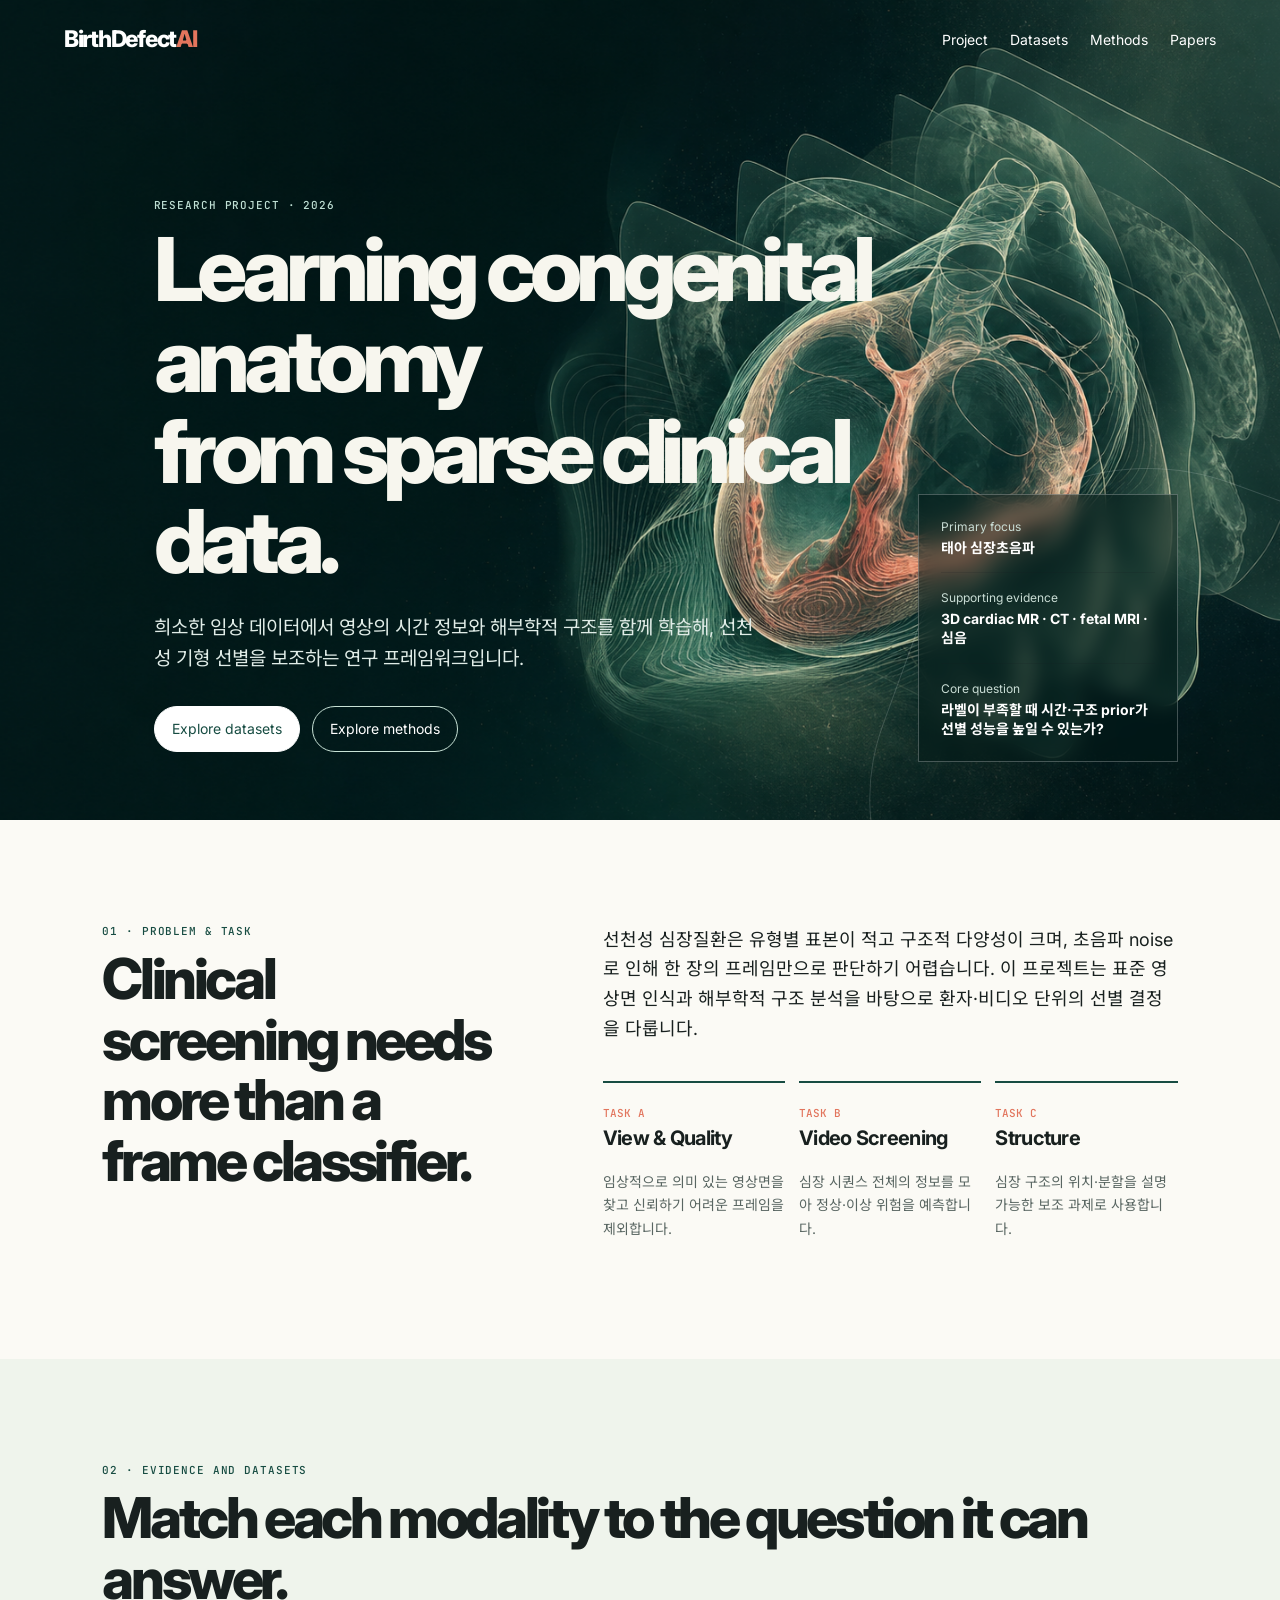
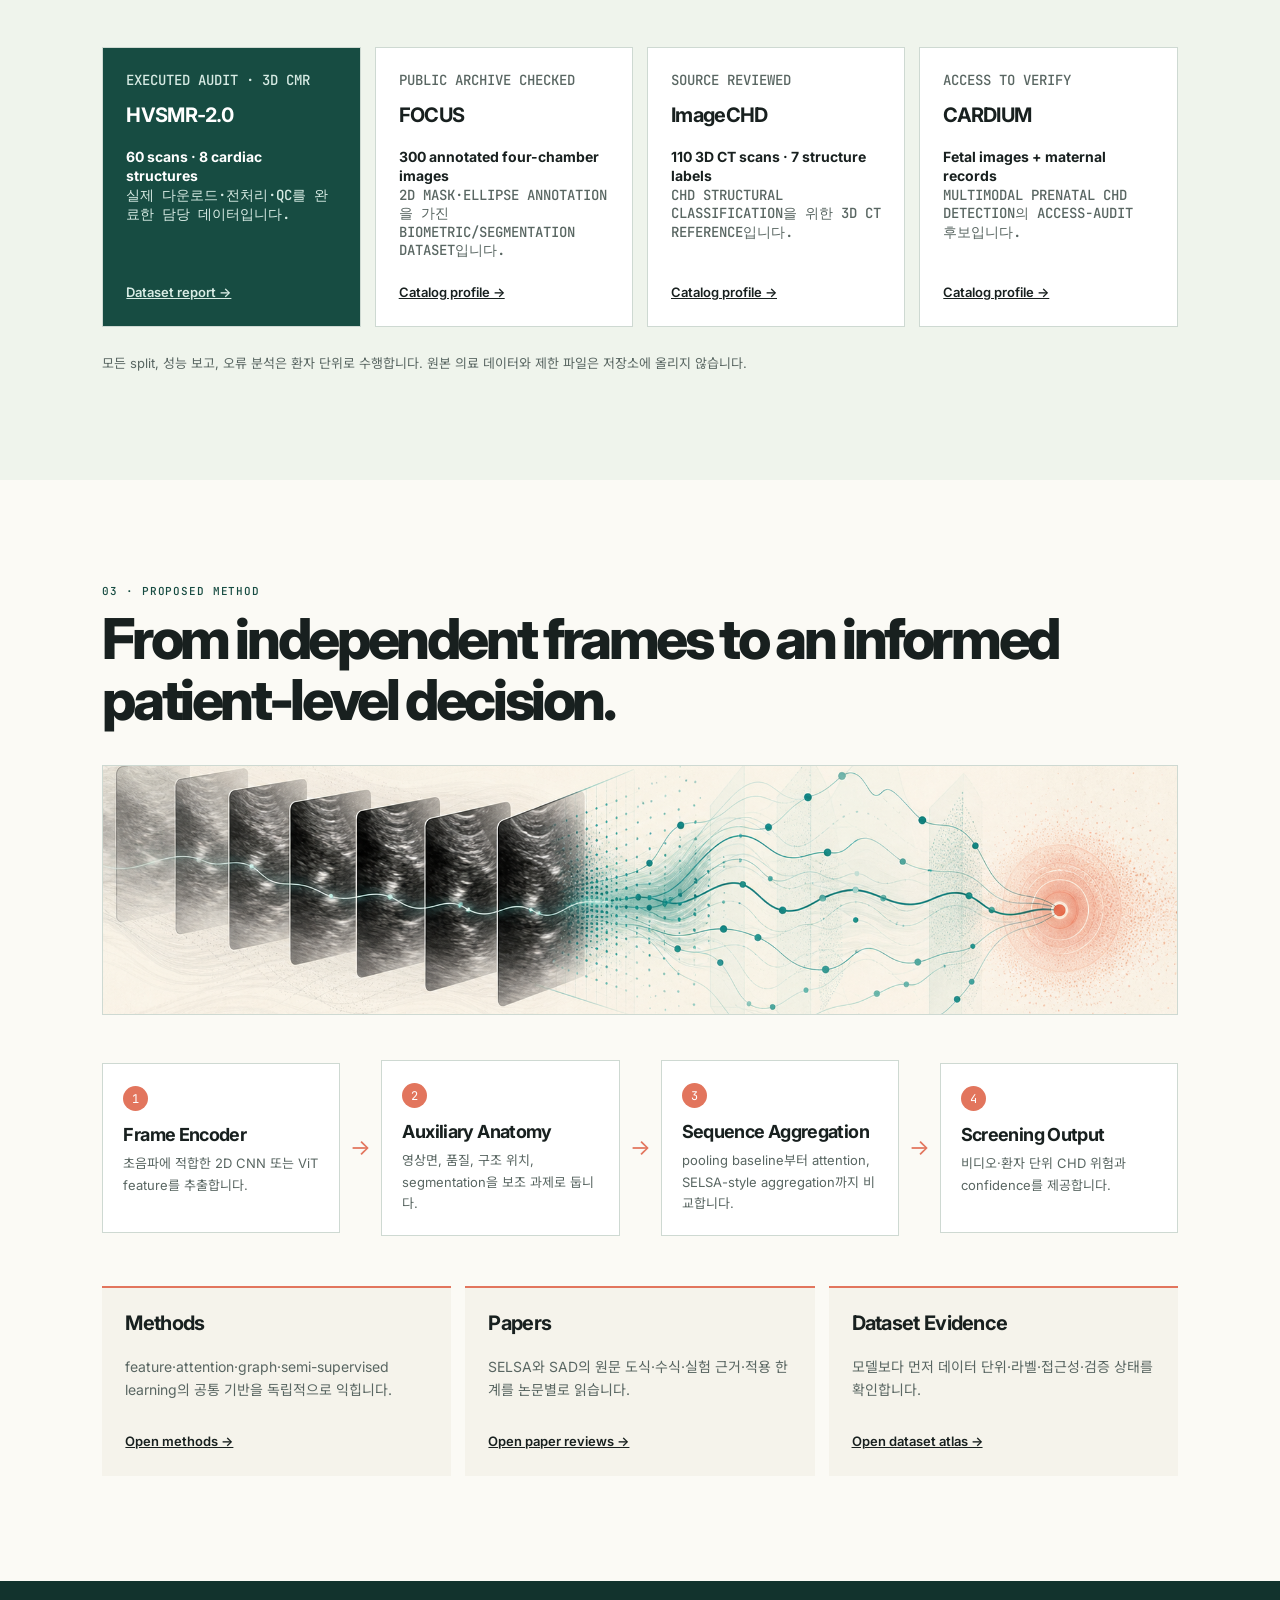
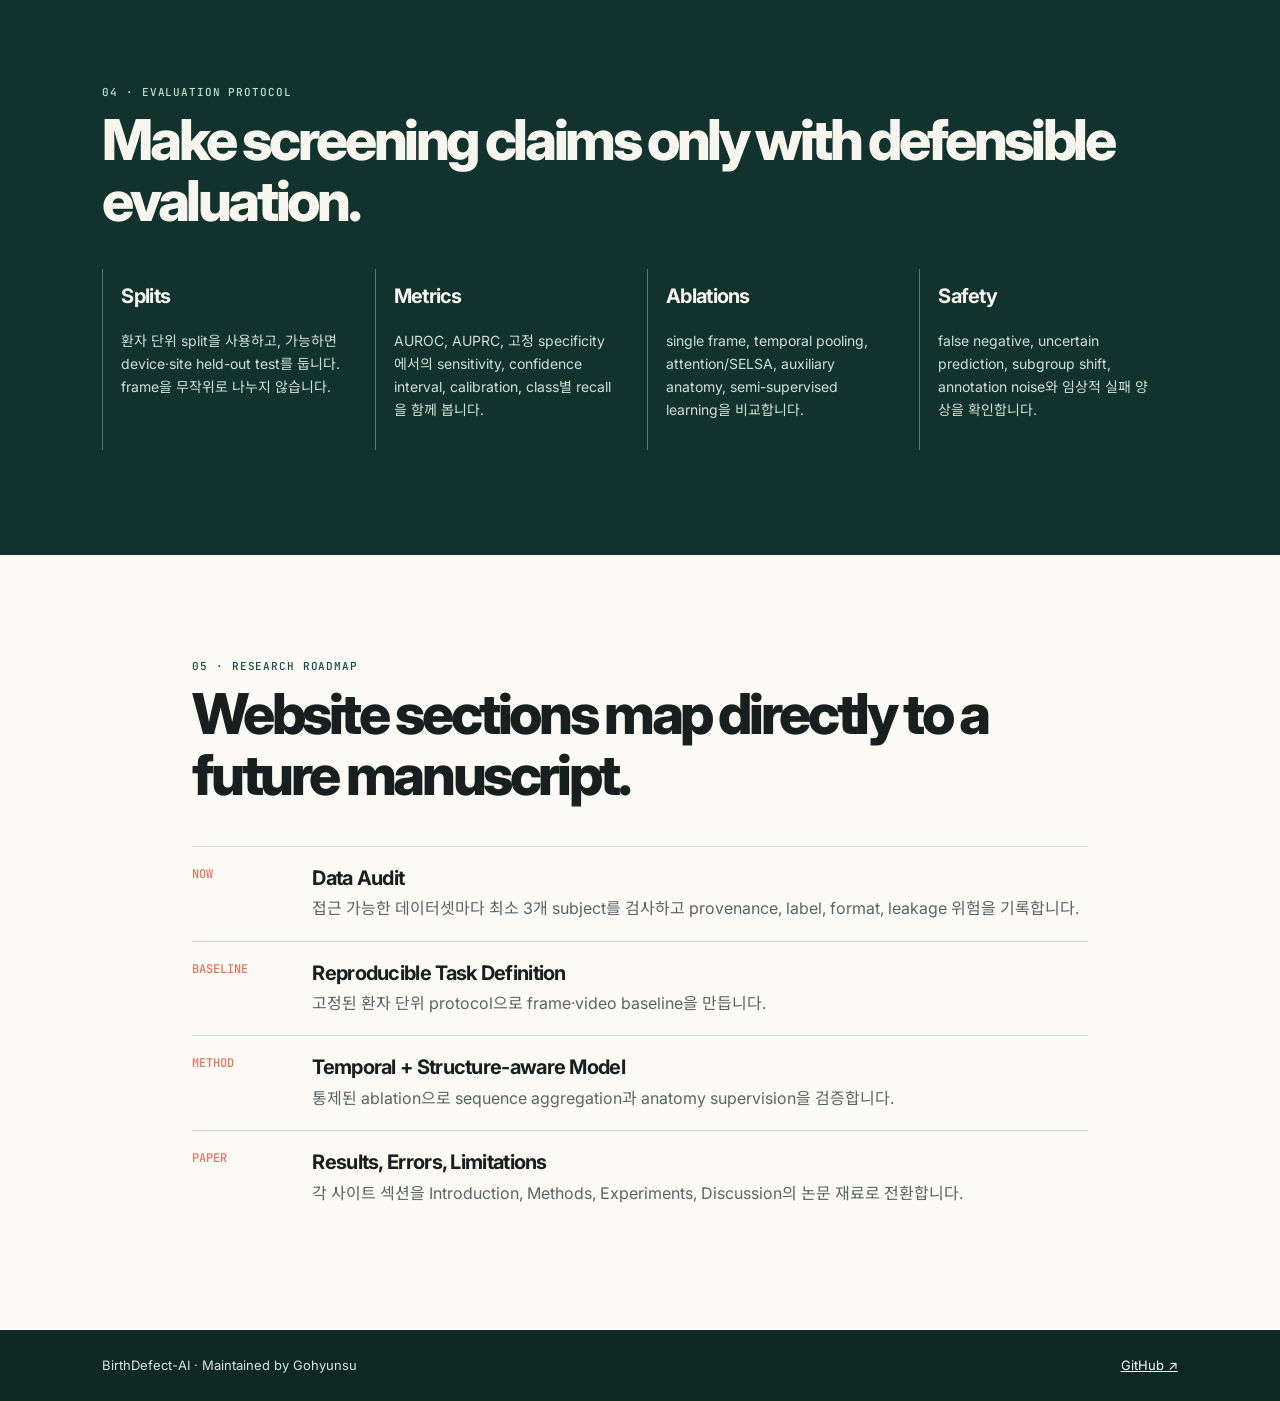
<file: index.html>
<!doctype html>
<html lang="en">
  <head>
    <meta charset="utf-8" />
    <meta name="viewport" content="width=device-width, initial-scale=1" />
    <meta name="description" content="BirthDefect: multimodal AI for congenital anomaly screening and structural analysis." />
    <title>BirthDefect — Research Project</title>
    <link rel="stylesheet" href="styles.css" />
  </head>
  <body>
    <header class="hero home-hero" id="top">
      <img class="hero-art" src="assets/editorial/cardiac-volume-hero.png" alt="심장 MRI volume을 추상화한 연구용 시각화" />
      <nav aria-label="Main navigation">
        <a class="wordmark" href="#top">BirthDefect<span>AI</span></a>
        <div class="nav-links">
          <a href="#task">Project</a><a href="datasets.html">Datasets</a><a href="methods.html">Methods</a><a href="papers.html">Papers</a>
        </div>
      </nav>
      <div class="hero-copy">
        <p class="eyebrow">Research project · 2026</p>
        <h1>Learning congenital anatomy<br />from sparse clinical data.</h1>
        <p class="lede">희소한 임상 데이터에서 영상의 시간 정보와 해부학적 구조를 함께 학습해, 선천성 기형 선별을 보조하는 연구 프레임워크입니다.</p>
        <div class="actions">
          <a class="button primary" href="datasets.html">Explore datasets</a><a class="button" href="methods.html">Explore methods</a>
        </div>
      </div>
      <aside class="hero-card" aria-label="Project summary">
        <p>Primary focus</p><strong>태아 심장초음파</strong>
        <hr />
        <p>Supporting evidence</p><strong>3D cardiac MR · CT · fetal MRI · 심음</strong>
        <hr />
        <p>Core question</p><strong>라벨이 부족할 때 시간·구조 prior가 선별 성능을 높일 수 있는가?</strong>
      </aside>
    </header>

    <main>
      <section id="task" class="section two-column">
        <div>
          <p class="eyebrow">01 · Problem & task</p>
          <h2>Clinical screening needs more than a frame classifier.</h2>
        </div>
        <div>
          <p>선천성 심장질환은 유형별 표본이 적고 구조적 다양성이 크며, 초음파 noise로 인해 한 장의 프레임만으로 판단하기 어렵습니다. 이 프로젝트는 표준 영상면 인식과 해부학적 구조 분석을 바탕으로 환자·비디오 단위의 선별 결정을 다룹니다.</p>
          <div class="task-grid">
            <article><span>Task A</span><h3>View & Quality</h3><p>임상적으로 의미 있는 영상면을 찾고 신뢰하기 어려운 프레임을 제외합니다.</p></article>
            <article><span>Task B</span><h3>Video Screening</h3><p>심장 시퀀스 전체의 정보를 모아 정상·이상 위험을 예측합니다.</p></article>
            <article><span>Task C</span><h3>Structure</h3><p>심장 구조의 위치·분할을 설명 가능한 보조 과제로 사용합니다.</p></article>
          </div>
        </div>
      </section>

      <section id="data" class="section pale">
        <p class="eyebrow">02 · Evidence and datasets</p>
        <h2>Match each modality to the question it can answer.</h2>
        <div class="dataset-grid">
          <article class="dataset featured"><p>Executed audit · 3D CMR</p><h3>HVSMR-2.0</h3><strong>60 scans · 8 cardiac structures</strong><p>실제 다운로드·전처리·QC를 완료한 담당 데이터입니다.</p><a href="hvsmr.html">Dataset report →</a></article>
          <article class="dataset"><p>Public archive checked</p><h3>FOCUS</h3><strong>300 annotated four-chamber images</strong><p>2D mask·ellipse annotation을 가진 biometric/segmentation dataset입니다.</p><a href="datasets.html#focus">Catalog profile →</a></article>
          <article class="dataset"><p>Source reviewed</p><h3>ImageCHD</h3><strong>110 3D CT scans · 7 structure labels</strong><p>CHD structural classification을 위한 3D CT reference입니다.</p><a href="datasets.html#imagechd">Catalog profile →</a></article>
          <article class="dataset"><p>Access to verify</p><h3>CARDIUM</h3><strong>Fetal images + maternal records</strong><p>multimodal prenatal CHD detection의 access-audit 후보입니다.</p><a href="datasets.html#cardium">Catalog profile →</a></article>
        </div>
        <p class="note">모든 split, 성능 보고, 오류 분석은 환자 단위로 수행합니다. 원본 의료 데이터와 제한 파일은 저장소에 올리지 않습니다.</p>
      </section>

      <section id="method" class="section">
        <p class="eyebrow">03 · Proposed method</p>
        <h2>From independent frames to an informed patient-level decision.</h2>
        <img class="method-art" src="assets/editorial/temporal-learning-flow.png" alt="영상 시퀀스가 시간적 특징과 선별 결정으로 이어지는 추상 연구 시각화" />
        <div class="pipeline" role="img" aria-label="Frame encoder to temporal aggregation and prediction pipeline">
          <div><b>1</b><h3>Frame Encoder</h3><p>초음파에 적합한 2D CNN 또는 ViT feature를 추출합니다.</p></div>
          <i>→</i>
          <div><b>2</b><h3>Auxiliary Anatomy</h3><p>영상면, 품질, 구조 위치, segmentation을 보조 과제로 둡니다.</p></div>
          <i>→</i>
          <div><b>3</b><h3>Sequence Aggregation</h3><p>pooling baseline부터 attention, SELSA-style aggregation까지 비교합니다.</p></div>
          <i>→</i>
          <div><b>4</b><h3>Screening Output</h3><p>비디오·환자 단위 CHD 위험과 confidence를 제공합니다.</p></div>
        </div>
        <div class="method-notes">
          <article><h3>Methods</h3><p>feature·attention·graph·semi-supervised learning의 공통 기반을 독립적으로 익힙니다.</p><a href="methods.html">Open methods →</a></article>
          <article><h3>Papers</h3><p>SELSA와 SAD의 원문 도식·수식·실험 근거·적용 한계를 논문별로 읽습니다.</p><a href="papers.html">Open paper reviews →</a></article>
          <article><h3>Dataset Evidence</h3><p>모델보다 먼저 데이터 단위·라벨·접근성·검증 상태를 확인합니다.</p><a href="datasets.html">Open dataset atlas →</a></article>
        </div>
      </section>

      <section id="evaluation" class="section dark">
        <p class="eyebrow">04 · Evaluation protocol</p>
        <h2>Make screening claims only with defensible evaluation.</h2>
        <div class="metric-grid">
          <article><h3>Splits</h3><p>환자 단위 split을 사용하고, 가능하면 device·site held-out test를 둡니다. frame을 무작위로 나누지 않습니다.</p></article>
          <article><h3>Metrics</h3><p>AUROC, AUPRC, 고정 specificity에서의 sensitivity, confidence interval, calibration, class별 recall을 함께 봅니다.</p></article>
          <article><h3>Ablations</h3><p>single frame, temporal pooling, attention/SELSA, auxiliary anatomy, semi-supervised learning을 비교합니다.</p></article>
          <article><h3>Safety</h3><p>false negative, uncertain prediction, subgroup shift, annotation noise와 임상적 실패 양상을 확인합니다.</p></article>
        </div>
      </section>

      <section id="roadmap" class="section roadmap">
        <p class="eyebrow">05 · Research roadmap</p>
        <h2>Website sections map directly to a future manuscript.</h2>
        <ol>
          <li><span>Now</span><div><h3>Data Audit</h3><p>접근 가능한 데이터셋마다 최소 3개 subject를 검사하고 provenance, label, format, leakage 위험을 기록합니다.</p></div></li>
          <li><span>Baseline</span><div><h3>Reproducible Task Definition</h3><p>고정된 환자 단위 protocol으로 frame·video baseline을 만듭니다.</p></div></li>
          <li><span>Method</span><div><h3>Temporal + Structure-aware Model</h3><p>통제된 ablation으로 sequence aggregation과 anatomy supervision을 검증합니다.</p></div></li>
          <li><span>Paper</span><div><h3>Results, Errors, Limitations</h3><p>각 사이트 섹션을 Introduction, Methods, Experiments, Discussion의 논문 재료로 전환합니다.</p></div></li>
        </ol>
      </section>
    </main>
    <footer><span>BirthDefect-AI · Maintained by Gohyunsu</span><a href="https://github.com/gohyunsu/birthdefect">GitHub ↗</a></footer>
  </body>
</html>
</file>
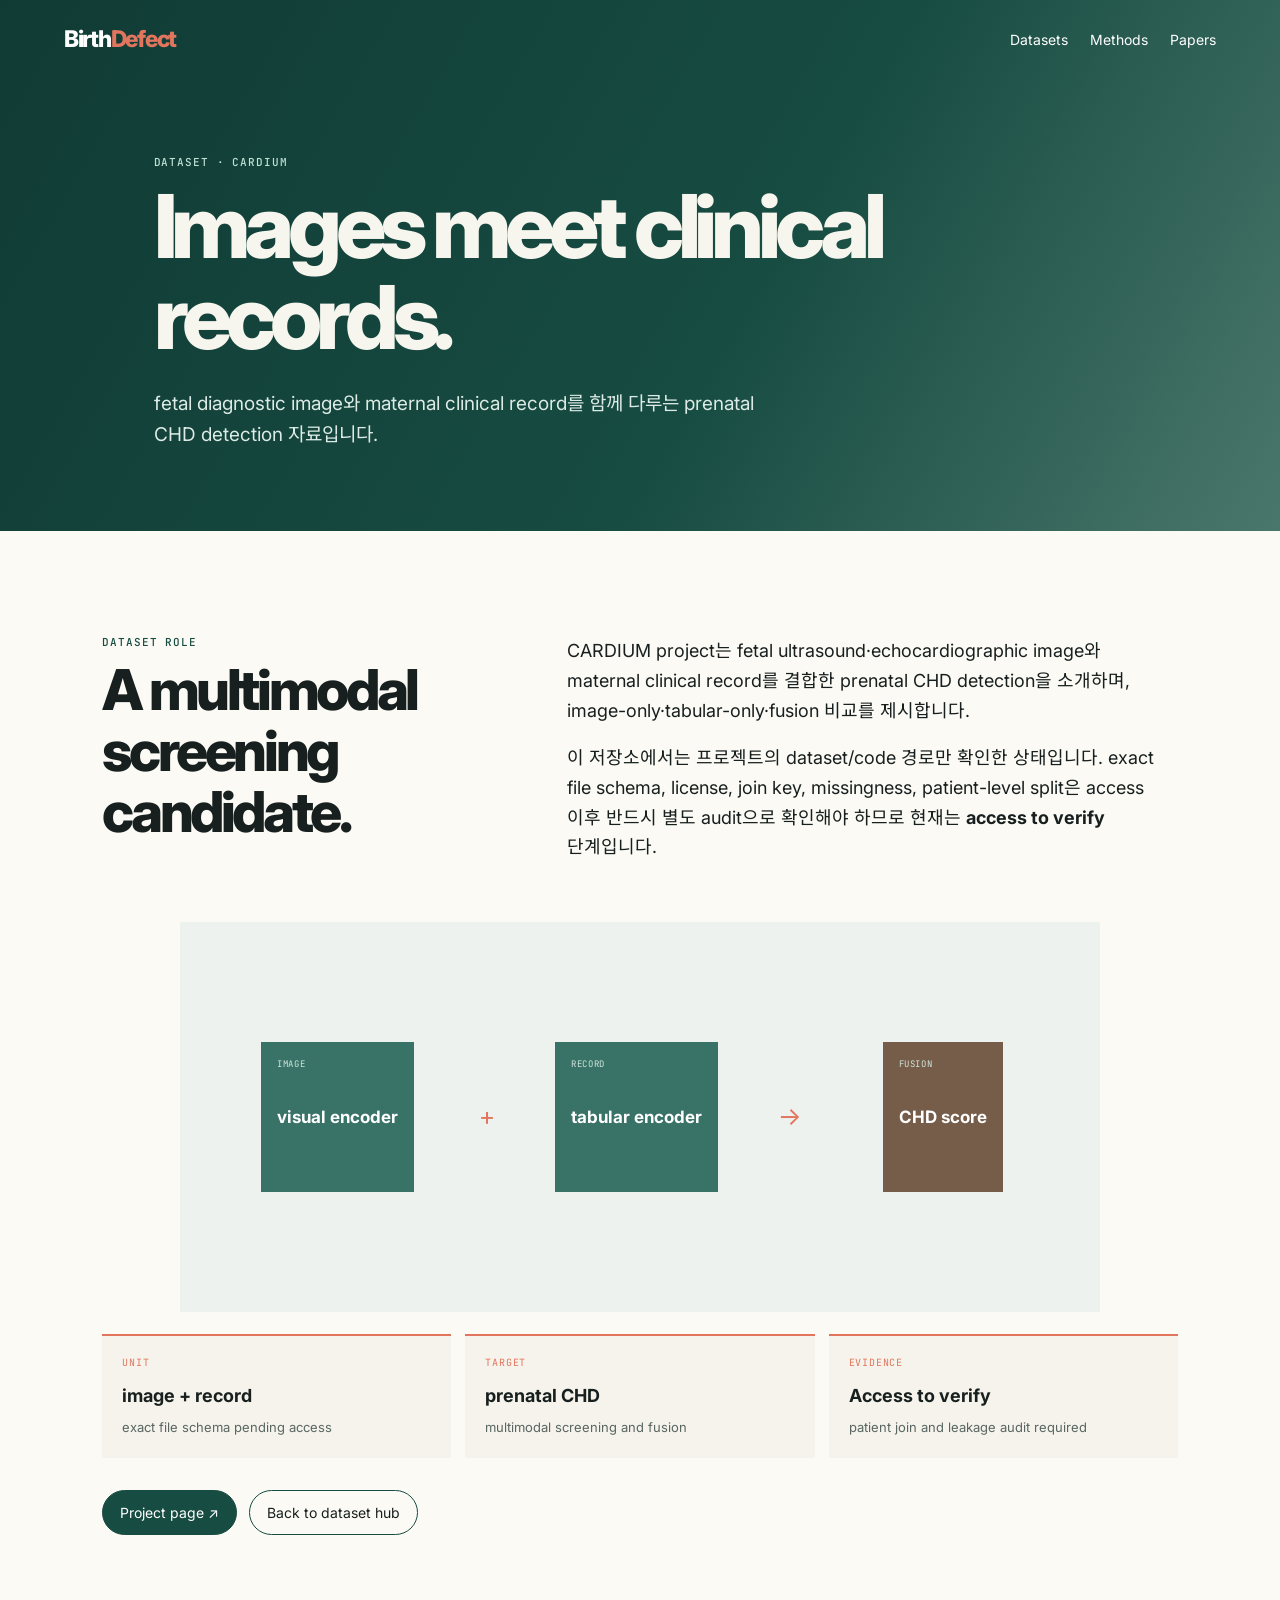
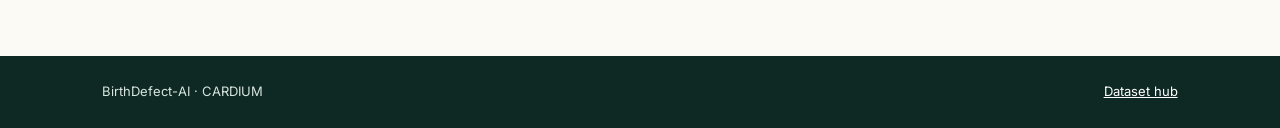
<file: cardium.html>
<!doctype html><html lang="en"><head><meta charset="utf-8" /><meta name="viewport" content="width=device-width, initial-scale=1" /><title>CARDIUM — BirthDefect</title><link rel="stylesheet" href="styles.css" /></head><body><header class="dataset-detail-hero"><nav><a class="wordmark" href="index.html">Birth<span>Defect</span></a><div class="nav-links"><a href="datasets.html">Datasets</a><a href="methods.html">Methods</a><a href="papers.html">Papers</a></div></nav><div class="dataset-detail-copy"><p class="eyebrow">Dataset · CARDIUM</p><h1>Images meet clinical records.</h1><p class="lede">fetal diagnostic image와 maternal clinical record를 함께 다루는 prenatal CHD detection 자료입니다.</p></div></header><main><section class="section dataset-detail"><div class="paper-intro"><div><p class="eyebrow">Dataset role</p><h2>A multimodal screening candidate.</h2></div><div><p>CARDIUM project는 fetal ultrasound·echocardiographic image와 maternal clinical record를 결합한 prenatal CHD detection을 소개하며, image-only·tabular-only·fusion 비교를 제시합니다.</p><p>이 저장소에서는 프로젝트의 dataset/code 경로만 확인한 상태입니다. exact file schema, license, join key, missingness, patient-level split은 access 이후 반드시 별도 audit으로 확인해야 하므로 현재는 <b>access to verify</b> 단계입니다.</p></div></div><div class="multimodal-visual dataset-detail-visual" role="img" aria-label="Image and tabular clinical record fusion"><article><span>Image</span><b>visual encoder</b></article><i>+</i><article><span>Record</span><b>tabular encoder</b></article><i>→</i><article class="fusion"><span>Fusion</span><b>CHD score</b></article></div><div class="detail-facts"><article><span>Unit</span><b>image + record</b><p>exact file schema pending access</p></article><article><span>Target</span><b>prenatal CHD</b><p>multimodal screening and fusion</p></article><article><span>Evidence</span><b>Access to verify</b><p>patient join and leakage audit required</p></article></div><p class="actions"><a class="button primary" href="https://bcv-uniandes.github.io/CardiumPage/">Project page ↗</a><a class="button" href="datasets.html">Back to dataset hub</a></p></section></main><footer><span>BirthDefect-AI · CARDIUM</span><a href="datasets.html">Dataset hub</a></footer></body></html>
</file>
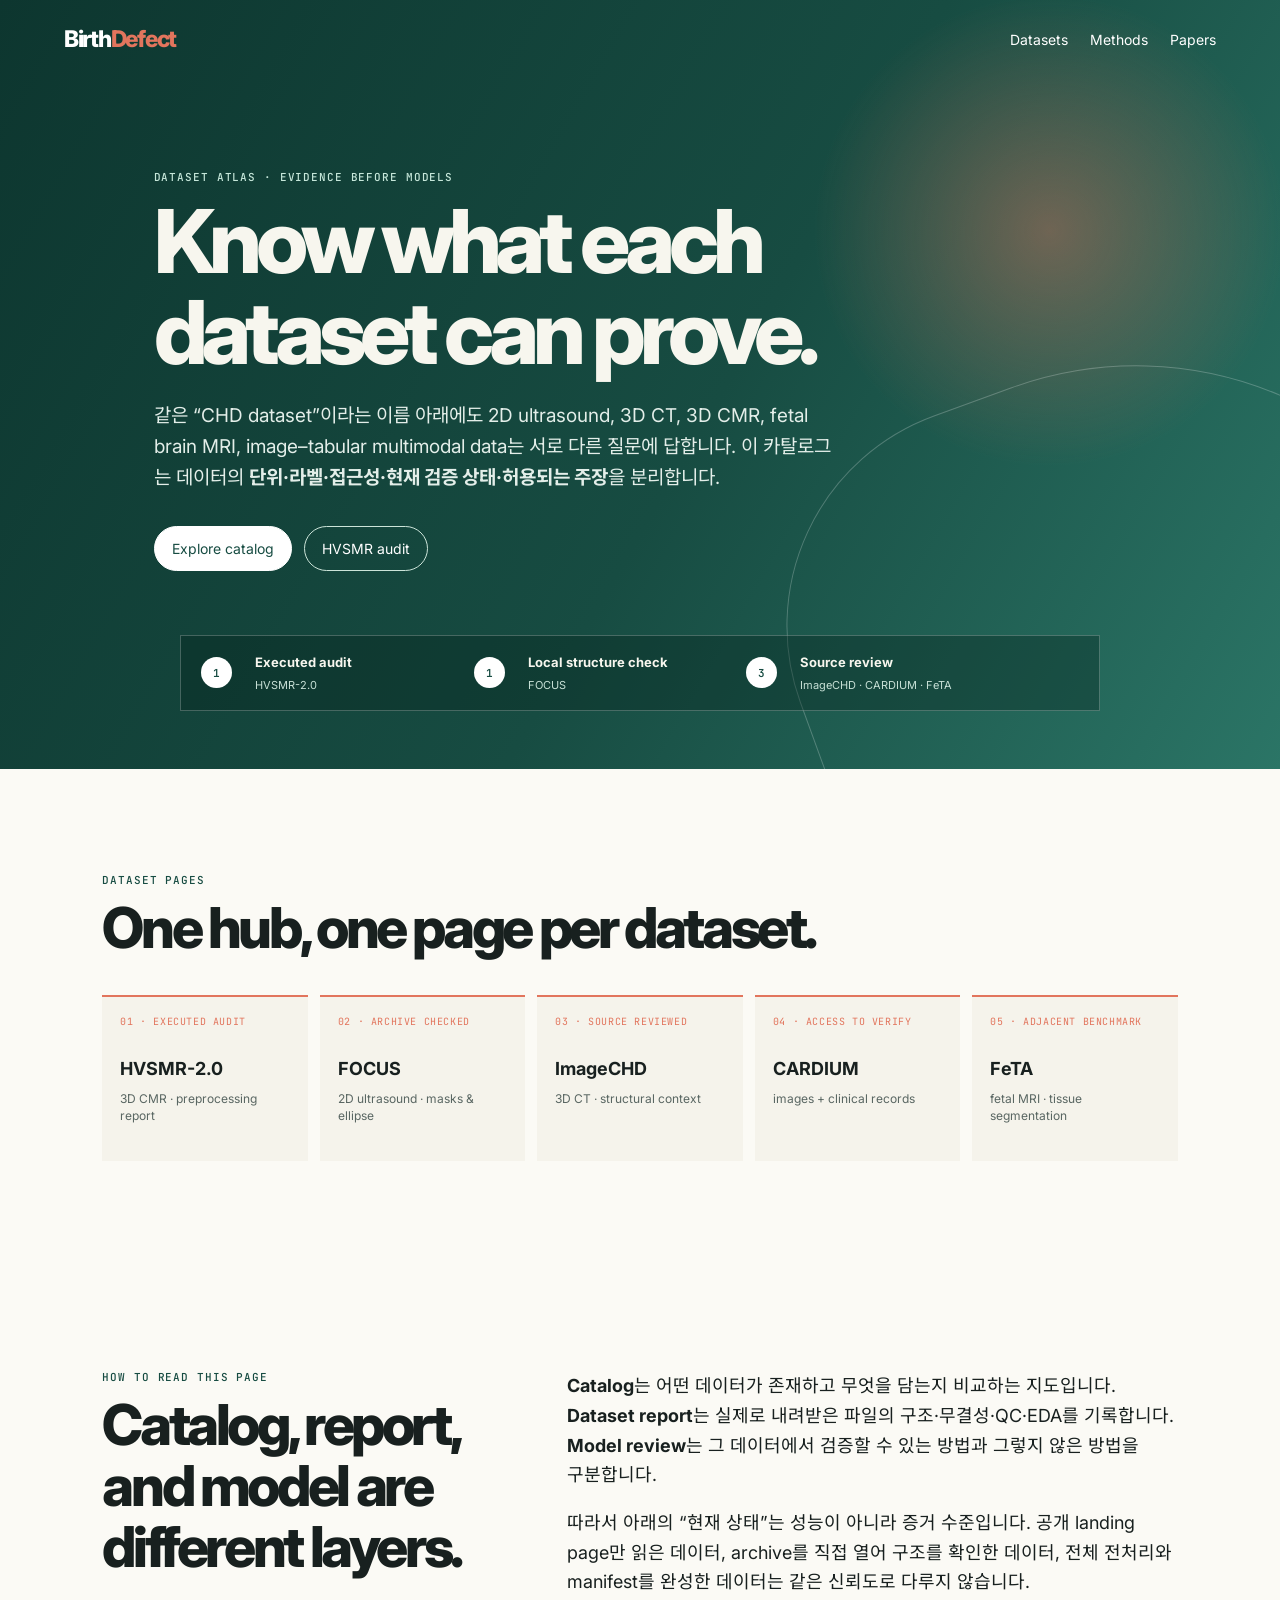
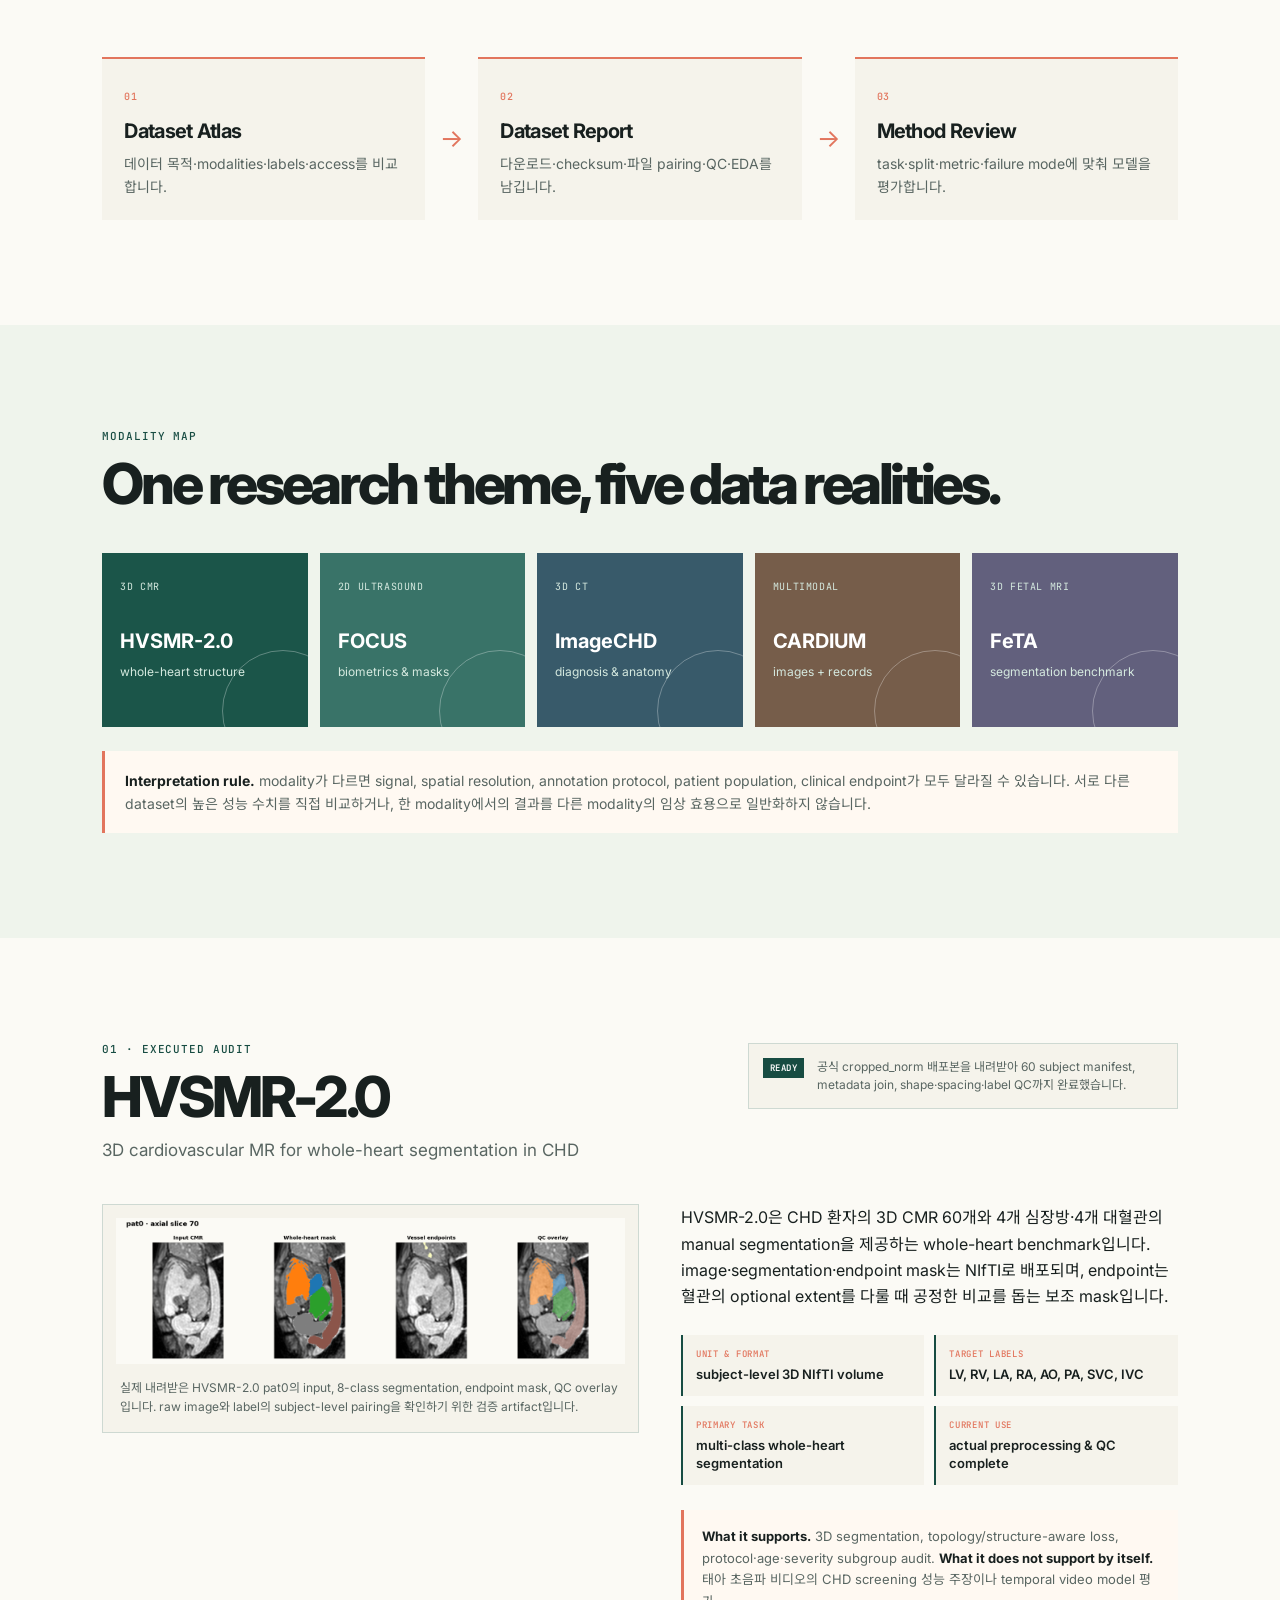
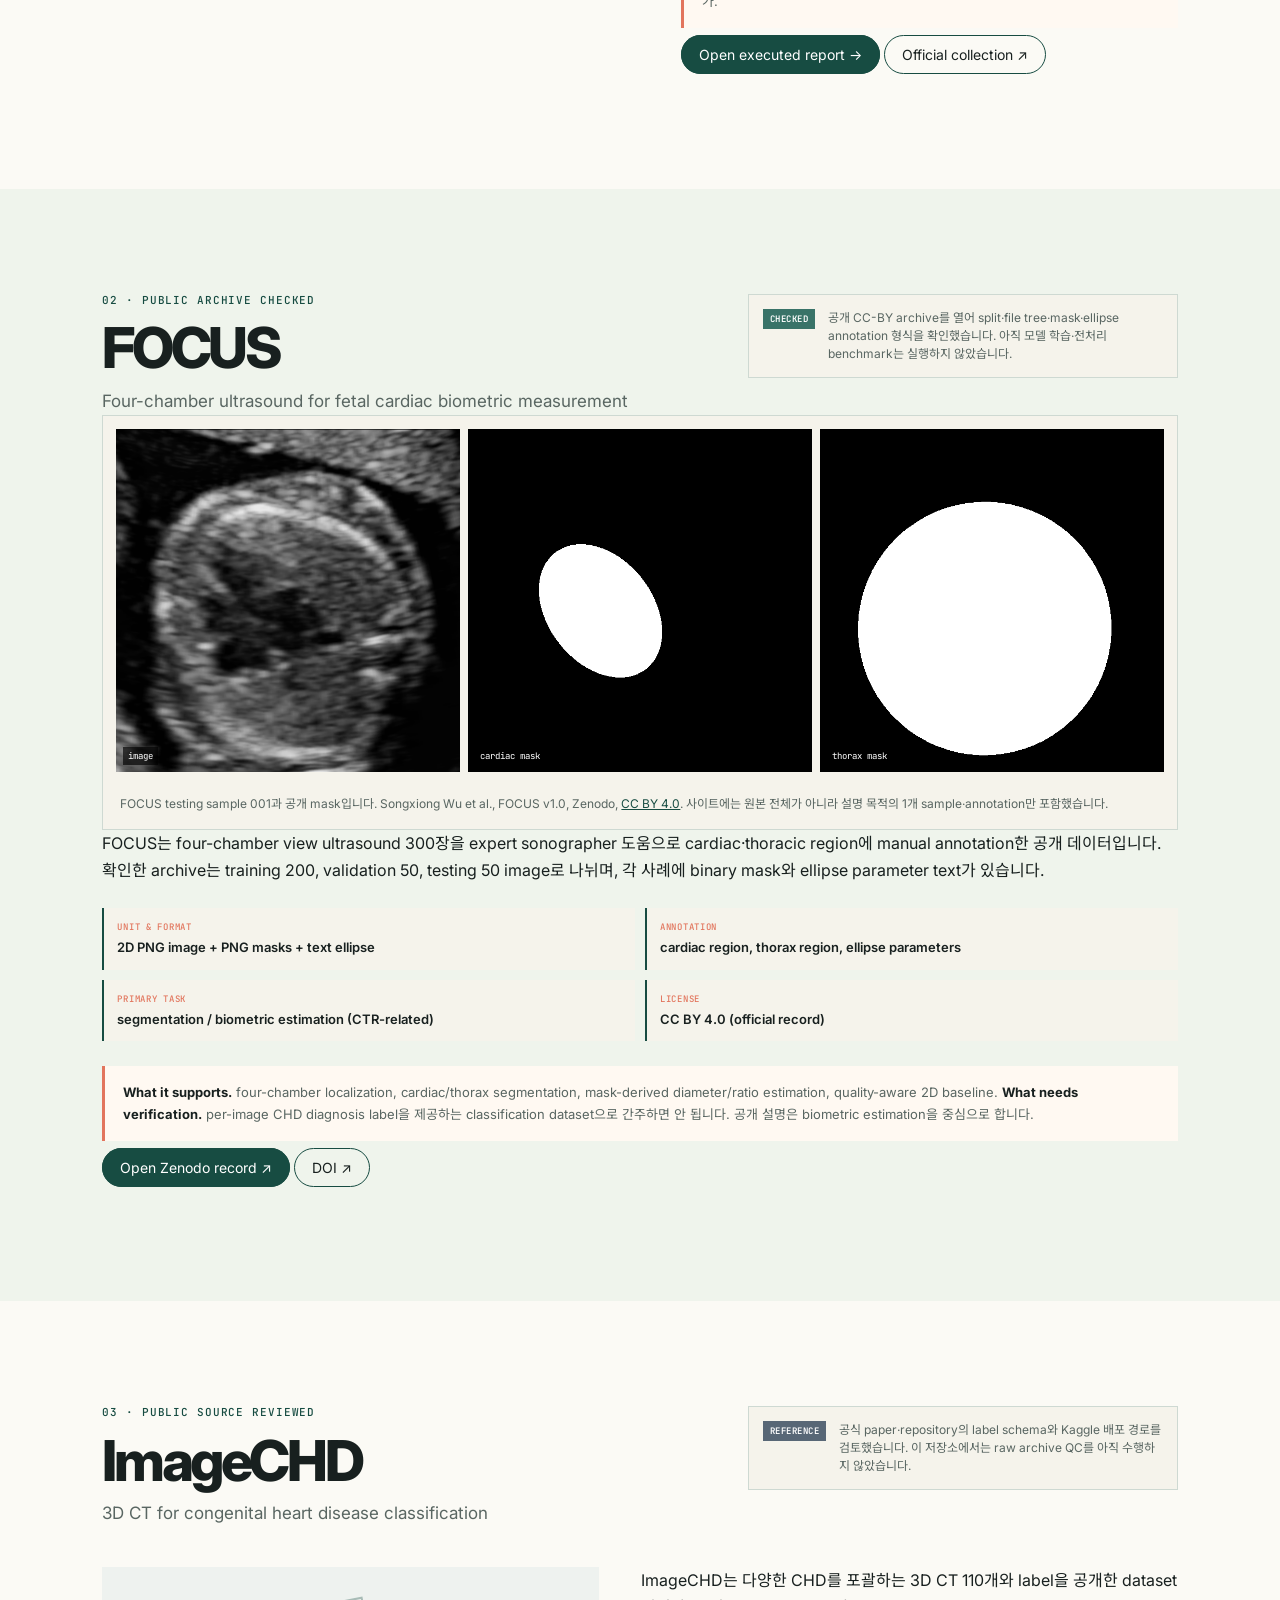
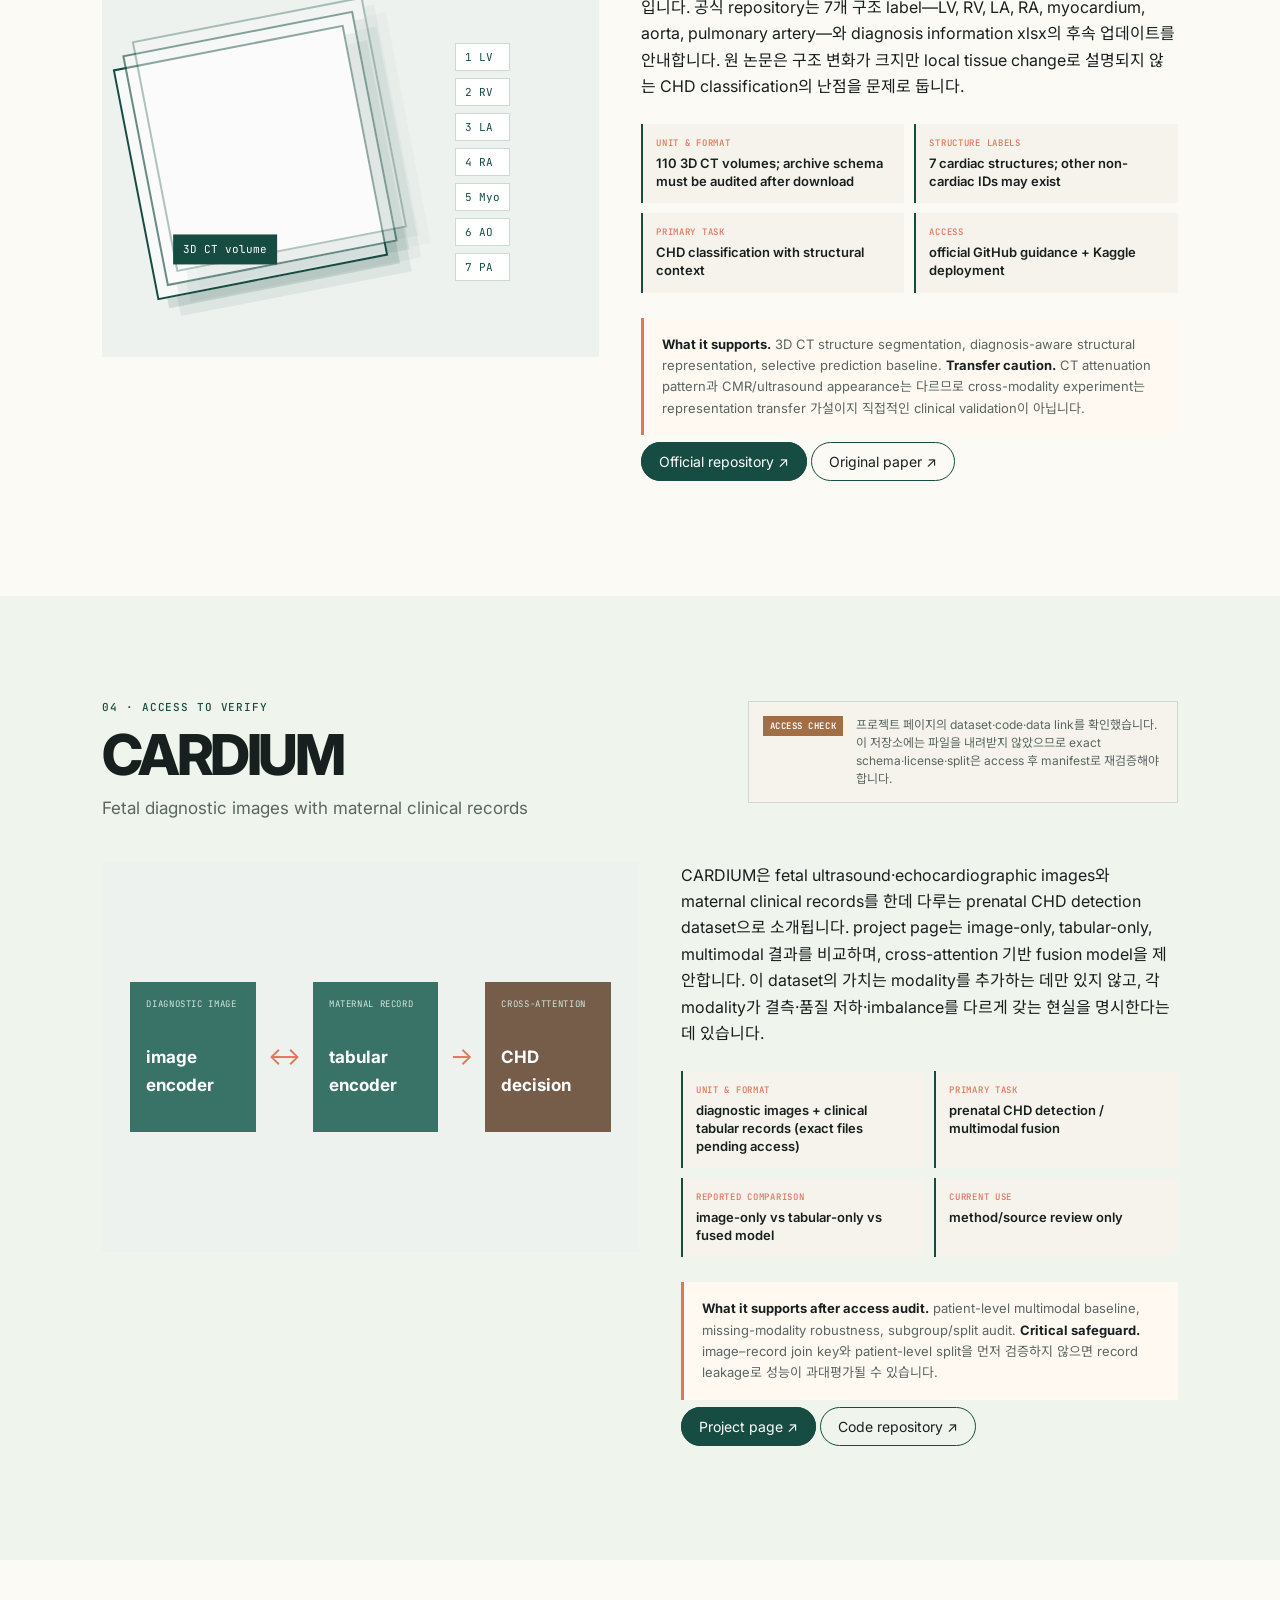
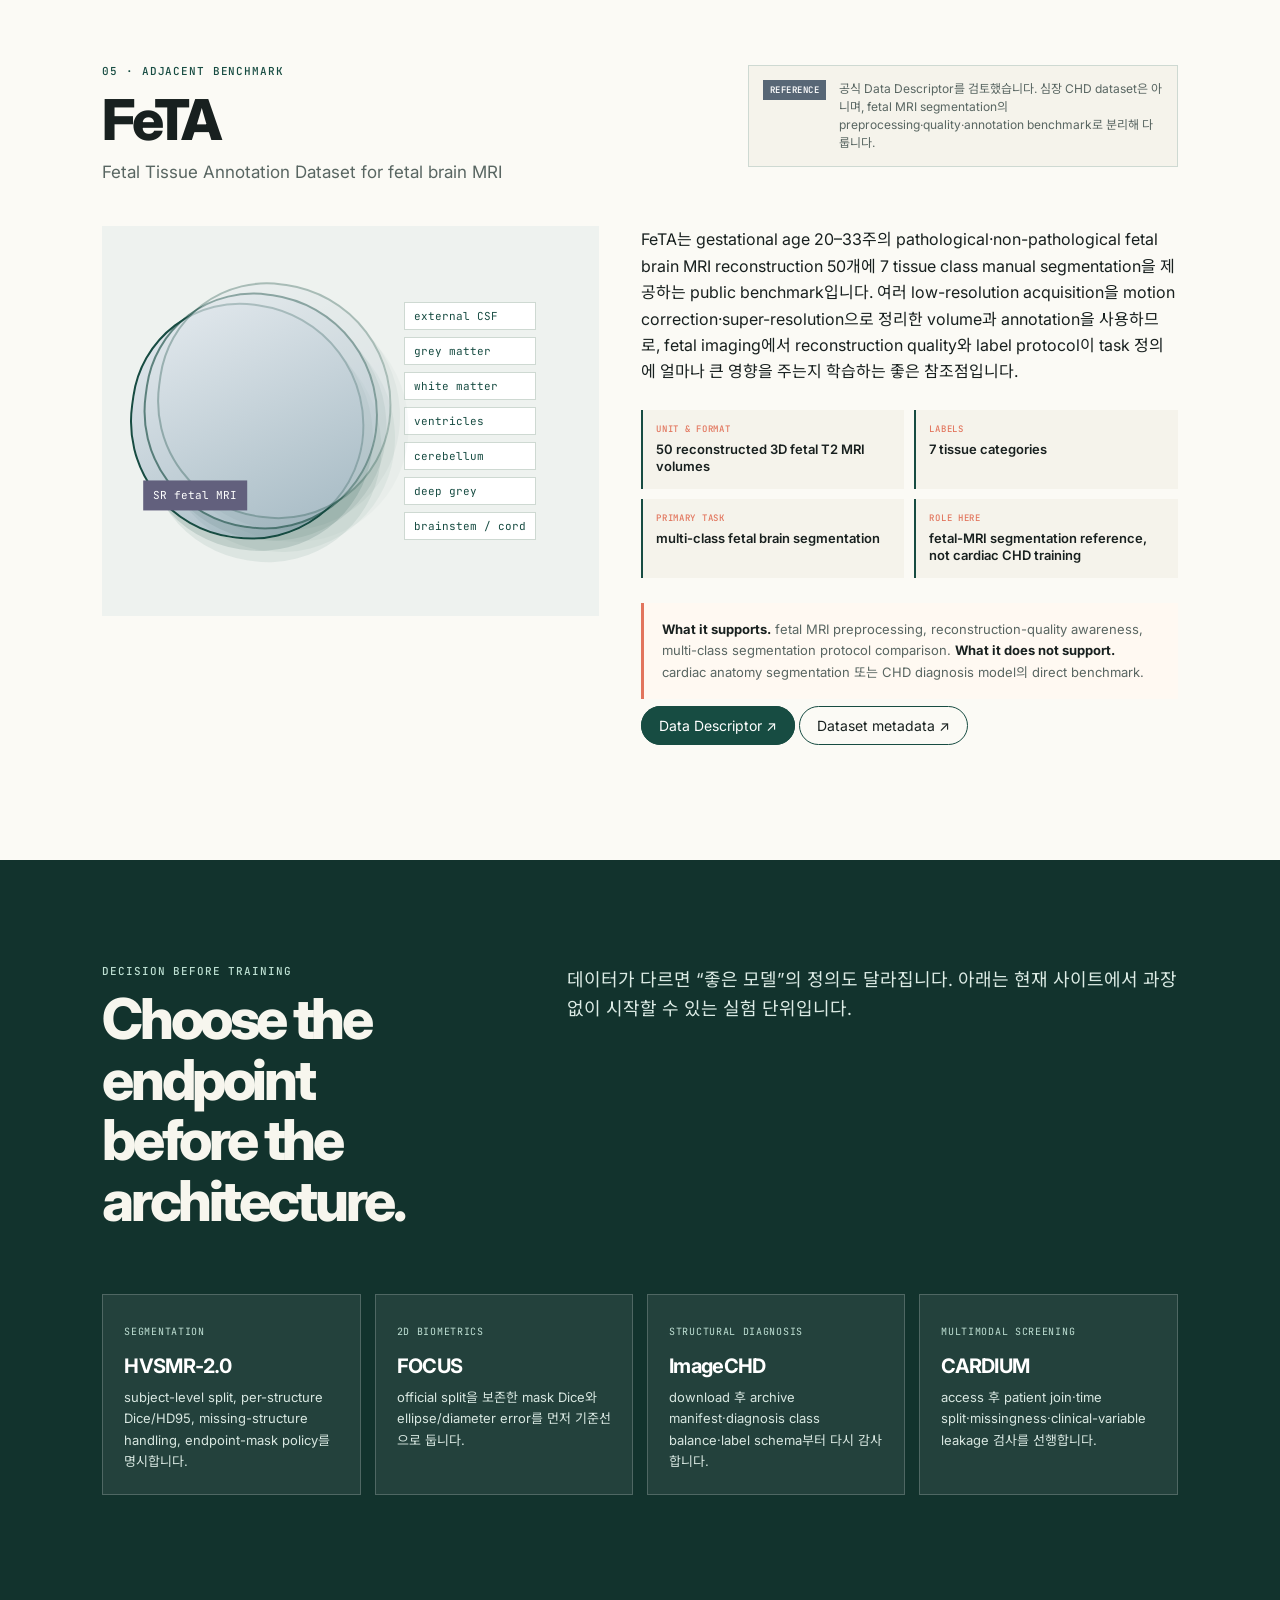
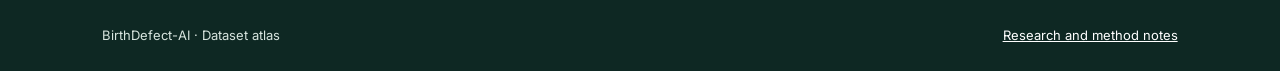
<file: datasets.html>
<!doctype html>
<html lang="en">
  <head><meta charset="utf-8" /><meta name="viewport" content="width=device-width, initial-scale=1" /><title>Dataset Atlas — BirthDefect</title><link rel="stylesheet" href="styles.css" /></head>
  <body>
    <header class="atlas-hero">
      <nav><a class="wordmark" href="index.html">Birth<span>Defect</span></a><div class="nav-links"><a href="datasets.html">Datasets</a><a href="methods.html">Methods</a><a href="papers.html">Papers</a></div></nav>
      <div class="atlas-copy"><p class="eyebrow">Dataset atlas · evidence before models</p><h1>Know what each dataset can prove.</h1><p class="lede">같은 “CHD dataset”이라는 이름 아래에도 2D ultrasound, 3D CT, 3D CMR, fetal brain MRI, image–tabular multimodal data는 서로 다른 질문에 답합니다. 이 카탈로그는 데이터의 <b>단위·라벨·접근성·현재 검증 상태·허용되는 주장</b>을 분리합니다.</p><p class="actions"><a class="button primary" href="#catalog">Explore catalog</a><a class="button" href="hvsmr.html">HVSMR audit</a></p></div>
      <div class="atlas-status"><span>1</span><div><b>Executed audit</b><small>HVSMR-2.0</small></div><span>1</span><div><b>Local structure check</b><small>FOCUS</small></div><span>3</span><div><b>Source review</b><small>ImageCHD · CARDIUM · FeTA</small></div></div>
    </header>
    <main>
      <section class="section dataset-leaf-nav"><p class="eyebrow">Dataset pages</p><h2>One hub, one page per dataset.</h2><div class="dataset-leaf-grid"><a href="hvsmr.html"><span>01 · executed audit</span><b>HVSMR-2.0</b><small>3D CMR · preprocessing report</small></a><a href="focus.html"><span>02 · archive checked</span><b>FOCUS</b><small>2D ultrasound · masks &amp; ellipse</small></a><a href="imagechd.html"><span>03 · source reviewed</span><b>ImageCHD</b><small>3D CT · structural context</small></a><a href="cardium.html"><span>04 · access to verify</span><b>CARDIUM</b><small>images + clinical records</small></a><a href="feta.html"><span>05 · adjacent benchmark</span><b>FeTA</b><small>fetal MRI · tissue segmentation</small></a></div></section>
      <section class="section catalog-intro" id="catalog"><div class="paper-intro"><div><p class="eyebrow">How to read this page</p><h2>Catalog, report, and model are different layers.</h2></div><div><p><b>Catalog</b>는 어떤 데이터가 존재하고 무엇을 담는지 비교하는 지도입니다. <b>Dataset report</b>는 실제로 내려받은 파일의 구조·무결성·QC·EDA를 기록합니다. <b>Model review</b>는 그 데이터에서 검증할 수 있는 방법과 그렇지 않은 방법을 구분합니다.</p><p>따라서 아래의 “현재 상태”는 성능이 아니라 증거 수준입니다. 공개 landing page만 읽은 데이터, archive를 직접 열어 구조를 확인한 데이터, 전체 전처리와 manifest를 완성한 데이터는 같은 신뢰도로 다루지 않습니다.</p></div></div>
        <div class="layer-flow"><article><span>01</span><h3>Dataset Atlas</h3><p>데이터 목적·modalities·labels·access를 비교합니다.</p></article><i>→</i><article><span>02</span><h3>Dataset Report</h3><p>다운로드·checksum·파일 pairing·QC·EDA를 남깁니다.</p></article><i>→</i><article><span>03</span><h3>Method Review</h3><p>task·split·metric·failure mode에 맞춰 모델을 평가합니다.</p></article></div>
      </section>

      <section class="section pale atlas-overview"><p class="eyebrow">Modality map</p><h2>One research theme, five data realities.</h2><div class="modality-map"><article class="cmr"><span>3D CMR</span><b>HVSMR-2.0</b><p>whole-heart structure</p></article><article class="ultrasound"><span>2D Ultrasound</span><b>FOCUS</b><p>biometrics &amp; masks</p></article><article class="ct"><span>3D CT</span><b>ImageCHD</b><p>diagnosis &amp; anatomy</p></article><article class="multi"><span>Multimodal</span><b>CARDIUM</b><p>images + records</p></article><article class="brain"><span>3D Fetal MRI</span><b>FeTA</b><p>segmentation benchmark</p></article></div><aside class="primer-note"><b>Interpretation rule.</b> modality가 다르면 signal, spatial resolution, annotation protocol, patient population, clinical endpoint가 모두 달라질 수 있습니다. 서로 다른 dataset의 높은 성능 수치를 직접 비교하거나, 한 modality에서의 결과를 다른 modality의 임상 효용으로 일반화하지 않습니다.</aside></section>

      <section class="section dataset-profile featured-profile" id="hvsmr"><div class="profile-heading"><div><p class="eyebrow">01 · executed audit</p><h2>HVSMR-2.0</h2><p class="profile-subtitle">3D cardiovascular MR for whole-heart segmentation in CHD</p></div><div class="readiness ready"><span>Ready</span><p>공식 cropped_norm 배포본을 내려받아 60 subject manifest, metadata join, shape·spacing·label QC까지 완료했습니다.</p></div></div><div class="profile-layout"><figure class="profile-figure"><img src="assets/hvsmr/pat0_processing_panel.png" alt="HVSMR CMR image, segmentation labels, endpoint mask and QC overlay" /><figcaption>실제 내려받은 HVSMR-2.0 pat0의 input, 8-class segmentation, endpoint mask, QC overlay입니다. raw image와 label의 subject-level pairing을 확인하기 위한 검증 artifact입니다.</figcaption></figure><div class="profile-body"><p>HVSMR-2.0은 CHD 환자의 3D CMR 60개와 4개 심장방·4개 대혈관의 manual segmentation을 제공하는 whole-heart benchmark입니다. image·segmentation·endpoint mask는 NIfTI로 배포되며, endpoint는 혈관의 optional extent를 다룰 때 공정한 비교를 돕는 보조 mask입니다.</p><dl class="data-facts"><div><dt>Unit &amp; format</dt><dd>subject-level 3D NIfTI volume</dd></div><div><dt>Target labels</dt><dd>LV, RV, LA, RA, AO, PA, SVC, IVC</dd></div><div><dt>Primary task</dt><dd>multi-class whole-heart segmentation</dd></div><div><dt>Current use</dt><dd>actual preprocessing &amp; QC complete</dd></div></dl><p class="use-note"><b>What it supports.</b> 3D segmentation, topology/structure-aware loss, protocol·age·severity subgroup audit. <b>What it does not support by itself.</b> 태아 초음파 비디오의 CHD screening 성능 주장이나 temporal video model 평가.</p><p><a class="button primary" href="hvsmr.html">Open executed report →</a> <a class="button" href="https://figshare.com/collections/HVSMR-2_0_A_3D_cardiovascular_MR_dataset_for_whole-heart_segmentation_in_congenital_heart_disease/7074755">Official collection ↗</a></p></div></div></section>

      <section class="section pale dataset-profile" id="focus"><div class="profile-heading"><div><p class="eyebrow">02 · public archive checked</p><h2>FOCUS</h2><p class="profile-subtitle">Four-chamber ultrasound for fetal cardiac biometric measurement</p></div><div class="readiness checked"><span>Checked</span><p>공개 CC-BY archive를 열어 split·file tree·mask·ellipse annotation 형식을 확인했습니다. 아직 모델 학습·전처리 benchmark는 실행하지 않았습니다.</p></div></div><div class="focus-layout"><figure class="focus-samples"><div><img src="assets/focus/sample-001.png" alt="FOCUS sample fetal four-chamber ultrasound image" /><span>image</span></div><div><img src="assets/focus/sample-001-cardiac-mask.png" alt="FOCUS sample cardiac region mask" /><span>cardiac mask</span></div><div><img src="assets/focus/sample-001-thorax-mask.png" alt="FOCUS sample thorax region mask" /><span>thorax mask</span></div><figcaption>FOCUS testing sample 001과 공개 mask입니다. Songxiong Wu et al., FOCUS v1.0, Zenodo, <a href="https://creativecommons.org/licenses/by/4.0/">CC BY 4.0</a>. 사이트에는 원본 전체가 아니라 설명 목적의 1개 sample·annotation만 포함했습니다.</figcaption></figure><div class="profile-body"><p>FOCUS는 four-chamber view ultrasound 300장을 expert sonographer 도움으로 cardiac·thoracic region에 manual annotation한 공개 데이터입니다. 확인한 archive는 training 200, validation 50, testing 50 image로 나뉘며, 각 사례에 binary mask와 ellipse parameter text가 있습니다.</p><dl class="data-facts"><div><dt>Unit &amp; format</dt><dd>2D PNG image + PNG masks + text ellipse</dd></div><div><dt>Annotation</dt><dd>cardiac region, thorax region, ellipse parameters</dd></div><div><dt>Primary task</dt><dd>segmentation / biometric estimation (CTR-related)</dd></div><div><dt>License</dt><dd>CC BY 4.0 (official record)</dd></div></dl><p class="use-note"><b>What it supports.</b> four-chamber localization, cardiac/thorax segmentation, mask-derived diameter/ratio estimation, quality-aware 2D baseline. <b>What needs verification.</b> per-image CHD diagnosis label을 제공하는 classification dataset으로 간주하면 안 됩니다. 공개 설명은 biometric estimation을 중심으로 합니다.</p><p><a class="button primary" href="https://zenodo.org/records/14597550">Open Zenodo record ↗</a> <a class="button" href="https://doi.org/10.5281/zenodo.14597550">DOI ↗</a></p></div></div></section>

      <section class="section dataset-profile" id="imagechd"><div class="profile-heading"><div><p class="eyebrow">03 · public source reviewed</p><h2>ImageCHD</h2><p class="profile-subtitle">3D CT for congenital heart disease classification</p></div><div class="readiness reference"><span>Reference</span><p>공식 paper·repository의 label schema와 Kaggle 배포 경로를 검토했습니다. 이 저장소에서는 raw archive QC를 아직 수행하지 않았습니다.</p></div></div><div class="profile-layout reverse"><div class="ct-visual" role="img" aria-label="Illustration of a 3D CT volume with seven heart-structure labels"><div class="ct-stack"><i></i><i></i><i></i><b>3D CT volume</b></div><div class="ct-labels"><span>1 LV</span><span>2 RV</span><span>3 LA</span><span>4 RA</span><span>5 Myo</span><span>6 AO</span><span>7 PA</span></div></div><div class="profile-body"><p>ImageCHD는 다양한 CHD를 포괄하는 3D CT 110개와 label을 공개한 dataset입니다. 공식 repository는 7개 구조 label—LV, RV, LA, RA, myocardium, aorta, pulmonary artery—와 diagnosis information xlsx의 후속 업데이트를 안내합니다. 원 논문은 구조 변화가 크지만 local tissue change로 설명되지 않는 CHD classification의 난점을 문제로 둡니다.</p><dl class="data-facts"><div><dt>Unit &amp; format</dt><dd>110 3D CT volumes; archive schema must be audited after download</dd></div><div><dt>Structure labels</dt><dd>7 cardiac structures; other non-cardiac IDs may exist</dd></div><div><dt>Primary task</dt><dd>CHD classification with structural context</dd></div><div><dt>Access</dt><dd>official GitHub guidance + Kaggle deployment</dd></div></dl><p class="use-note"><b>What it supports.</b> 3D CT structure segmentation, diagnosis-aware structural representation, selective prediction baseline. <b>Transfer caution.</b> CT attenuation pattern과 CMR/ultrasound appearance는 다르므로 cross-modality experiment는 representation transfer 가설이지 직접적인 clinical validation이 아닙니다.</p><p><a class="button primary" href="https://github.com/XiaoweiXu/ImageCHD-A-3D-Computed-Tomography-Image-Dataset-for-Classification-of-Congenital-Heart-Disease">Official repository ↗</a> <a class="button" href="https://arxiv.org/abs/2101.10799">Original paper ↗</a></p></div></div></section>

      <section class="section pale dataset-profile" id="cardium"><div class="profile-heading"><div><p class="eyebrow">04 · access to verify</p><h2>CARDIUM</h2><p class="profile-subtitle">Fetal diagnostic images with maternal clinical records</p></div><div class="readiness controlled"><span>Access check</span><p>프로젝트 페이지의 dataset·code·data link를 확인했습니다. 이 저장소에는 파일을 내려받지 않았으므로 exact schema·license·split은 access 후 manifest로 재검증해야 합니다.</p></div></div><div class="profile-layout"><div class="multimodal-visual" role="img" aria-label="Image and clinical-record representations fused through cross attention"><article><span>Diagnostic image</span><b>image encoder</b></article><i>↔</i><article><span>Maternal record</span><b>tabular encoder</b></article><i>→</i><article class="fusion"><span>cross-attention</span><b>CHD decision</b></article></div><div class="profile-body"><p>CARDIUM은 fetal ultrasound·echocardiographic images와 maternal clinical records를 한데 다루는 prenatal CHD detection dataset으로 소개됩니다. project page는 image-only, tabular-only, multimodal 결과를 비교하며, cross-attention 기반 fusion model을 제안합니다. 이 dataset의 가치는 modality를 추가하는 데만 있지 않고, 각 modality가 결측·품질 저하·imbalance를 다르게 갖는 현실을 명시한다는 데 있습니다.</p><dl class="data-facts"><div><dt>Unit &amp; format</dt><dd>diagnostic images + clinical tabular records (exact files pending access)</dd></div><div><dt>Primary task</dt><dd>prenatal CHD detection / multimodal fusion</dd></div><div><dt>Reported comparison</dt><dd>image-only vs tabular-only vs fused model</dd></div><div><dt>Current use</dt><dd>method/source review only</dd></div></dl><p class="use-note"><b>What it supports after access audit.</b> patient-level multimodal baseline, missing-modality robustness, subgroup/split audit. <b>Critical safeguard.</b> image–record join key와 patient-level split을 먼저 검증하지 않으면 record leakage로 성능이 과대평가될 수 있습니다.</p><p><a class="button primary" href="https://bcv-uniandes.github.io/CardiumPage/">Project page ↗</a> <a class="button" href="https://github.com/BCVUniandes/Cardium">Code repository ↗</a></p></div></div></section>

      <section class="section dataset-profile" id="feta"><div class="profile-heading"><div><p class="eyebrow">05 · adjacent benchmark</p><h2>FeTA</h2><p class="profile-subtitle">Fetal Tissue Annotation Dataset for fetal brain MRI</p></div><div class="readiness reference"><span>Reference</span><p>공식 Data Descriptor를 검토했습니다. 심장 CHD dataset은 아니며, fetal MRI segmentation의 preprocessing·quality·annotation benchmark로 분리해 다룹니다.</p></div></div><div class="profile-layout reverse"><div class="feta-visual" role="img" aria-label="Seven fetal brain tissue classes in a reconstructed MRI volume"><div class="brain-volume"><i></i><i></i><i></i><b>SR fetal MRI</b></div><div class="tissue-list"><span>external CSF</span><span>grey matter</span><span>white matter</span><span>ventricles</span><span>cerebellum</span><span>deep grey</span><span>brainstem / cord</span></div></div><div class="profile-body"><p>FeTA는 gestational age 20–33주의 pathological·non-pathological fetal brain MRI reconstruction 50개에 7 tissue class manual segmentation을 제공하는 public benchmark입니다. 여러 low-resolution acquisition을 motion correction·super-resolution으로 정리한 volume과 annotation을 사용하므로, fetal imaging에서 reconstruction quality와 label protocol이 task 정의에 얼마나 큰 영향을 주는지 학습하는 좋은 참조점입니다.</p><dl class="data-facts"><div><dt>Unit &amp; format</dt><dd>50 reconstructed 3D fetal T2 MRI volumes</dd></div><div><dt>Labels</dt><dd>7 tissue categories</dd></div><div><dt>Primary task</dt><dd>multi-class fetal brain segmentation</dd></div><div><dt>Role here</dt><dd>fetal-MRI segmentation reference, not cardiac CHD training</dd></div></dl><p class="use-note"><b>What it supports.</b> fetal MRI preprocessing, reconstruction-quality awareness, multi-class segmentation protocol comparison. <b>What it does not support.</b> cardiac anatomy segmentation 또는 CHD diagnosis model의 direct benchmark.</p><p><a class="button primary" href="https://www.nature.com/articles/s41597-021-00946-3">Data Descriptor ↗</a> <a class="button" href="https://doi.org/10.6084/m9.figshare.14039327">Dataset metadata ↗</a></p></div></div></section>

      <section class="section dark catalog-next"><div class="paper-intro"><div><p class="eyebrow">Decision before training</p><h2>Choose the endpoint before the architecture.</h2></div><div><p>데이터가 다르면 “좋은 모델”의 정의도 달라집니다. 아래는 현재 사이트에서 과장 없이 시작할 수 있는 실험 단위입니다.</p></div></div><div class="next-grid"><article><span>Segmentation</span><h3>HVSMR-2.0</h3><p>subject-level split, per-structure Dice/HD95, missing-structure handling, endpoint-mask policy를 명시합니다.</p></article><article><span>2D biometrics</span><h3>FOCUS</h3><p>official split을 보존한 mask Dice와 ellipse/diameter error를 먼저 기준선으로 둡니다.</p></article><article><span>Structural diagnosis</span><h3>ImageCHD</h3><p>download 후 archive manifest·diagnosis class balance·label schema부터 다시 감사합니다.</p></article><article><span>Multimodal screening</span><h3>CARDIUM</h3><p>access 후 patient join·time split·missingness·clinical-variable leakage 검사를 선행합니다.</p></article></div></section>
    </main>
    <footer><span>BirthDefect-AI · Dataset atlas</span><a href="research.html">Research and method notes</a></footer>
  </body>
</html>
</file>
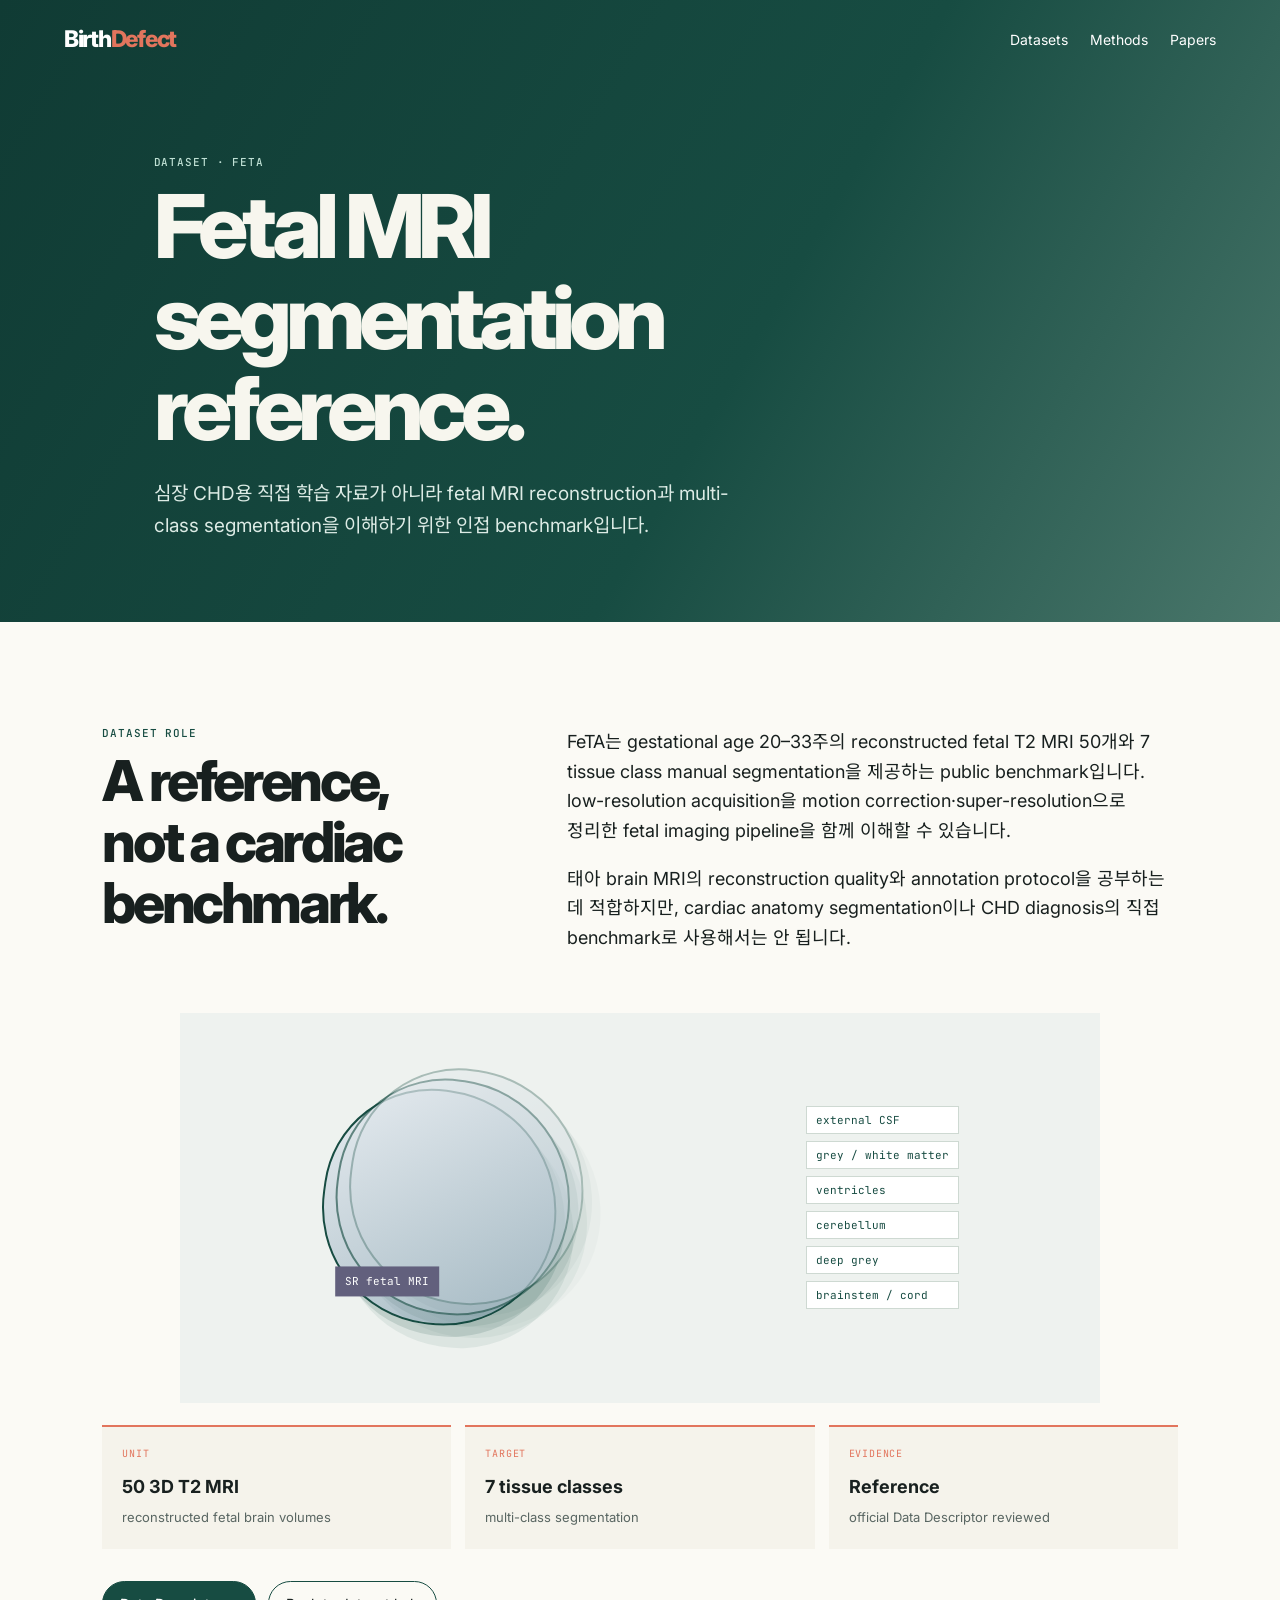
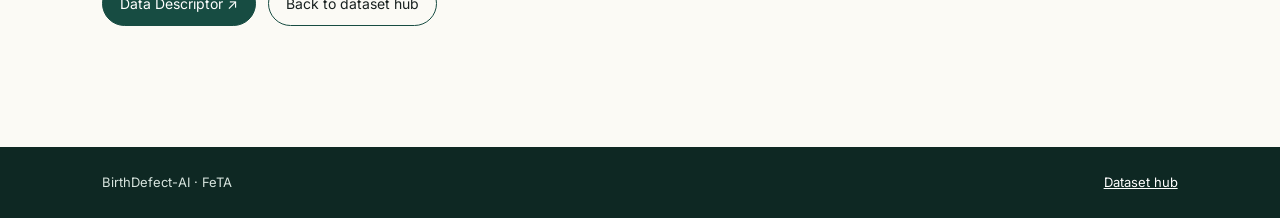
<file: feta.html>
<!doctype html><html lang="en"><head><meta charset="utf-8" /><meta name="viewport" content="width=device-width, initial-scale=1" /><title>FeTA — BirthDefect</title><link rel="stylesheet" href="styles.css" /></head><body><header class="dataset-detail-hero"><nav><a class="wordmark" href="index.html">Birth<span>Defect</span></a><div class="nav-links"><a href="datasets.html">Datasets</a><a href="methods.html">Methods</a><a href="papers.html">Papers</a></div></nav><div class="dataset-detail-copy"><p class="eyebrow">Dataset · FeTA</p><h1>Fetal MRI segmentation reference.</h1><p class="lede">심장 CHD용 직접 학습 자료가 아니라 fetal MRI reconstruction과 multi-class segmentation을 이해하기 위한 인접 benchmark입니다.</p></div></header><main><section class="section dataset-detail"><div class="paper-intro"><div><p class="eyebrow">Dataset role</p><h2>A reference, not a cardiac benchmark.</h2></div><div><p>FeTA는 gestational age 20–33주의 reconstructed fetal T2 MRI 50개와 7 tissue class manual segmentation을 제공하는 public benchmark입니다. low-resolution acquisition을 motion correction·super-resolution으로 정리한 fetal imaging pipeline을 함께 이해할 수 있습니다.</p><p>태아 brain MRI의 reconstruction quality와 annotation protocol을 공부하는 데 적합하지만, cardiac anatomy segmentation이나 CHD diagnosis의 직접 benchmark로 사용해서는 안 됩니다.</p></div></div><div class="feta-visual dataset-detail-visual" role="img" aria-label="Illustration of fetal MRI tissue segmentation"><div class="brain-volume"><i></i><i></i><i></i><b>SR fetal MRI</b></div><div class="tissue-list"><span>external CSF</span><span>grey / white matter</span><span>ventricles</span><span>cerebellum</span><span>deep grey</span><span>brainstem / cord</span></div></div><div class="detail-facts"><article><span>Unit</span><b>50 3D T2 MRI</b><p>reconstructed fetal brain volumes</p></article><article><span>Target</span><b>7 tissue classes</b><p>multi-class segmentation</p></article><article><span>Evidence</span><b>Reference</b><p>official Data Descriptor reviewed</p></article></div><p class="actions"><a class="button primary" href="https://www.nature.com/articles/s41597-021-00946-3">Data Descriptor ↗</a><a class="button" href="datasets.html">Back to dataset hub</a></p></section></main><footer><span>BirthDefect-AI · FeTA</span><a href="datasets.html">Dataset hub</a></footer></body></html>
</file>
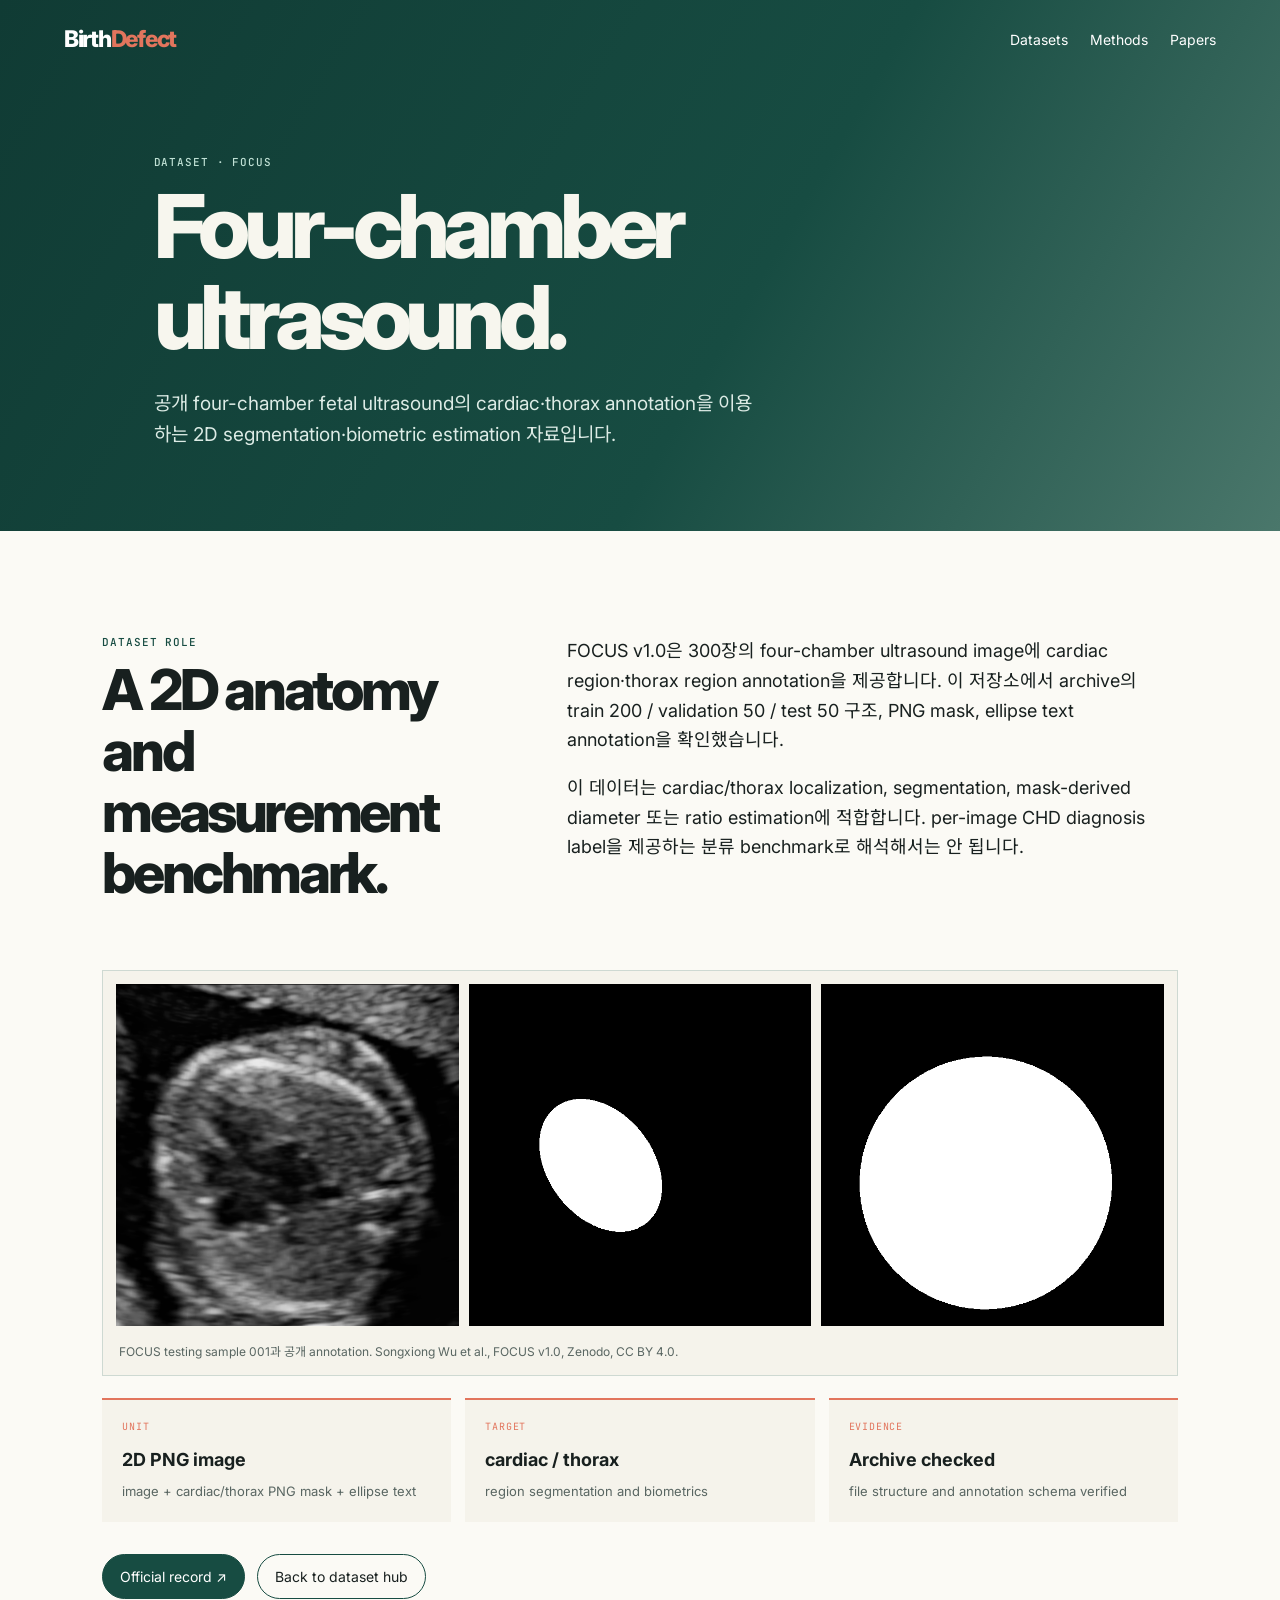
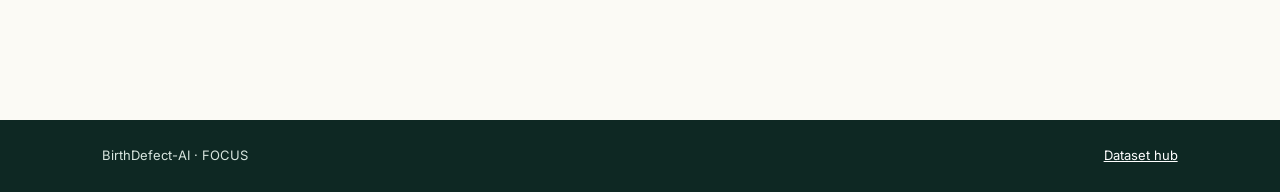
<file: focus.html>
<!doctype html><html lang="en"><head><meta charset="utf-8" /><meta name="viewport" content="width=device-width, initial-scale=1" /><title>FOCUS — BirthDefect</title><link rel="stylesheet" href="styles.css" /></head><body><header class="dataset-detail-hero"><nav><a class="wordmark" href="index.html">Birth<span>Defect</span></a><div class="nav-links"><a href="datasets.html">Datasets</a><a href="methods.html">Methods</a><a href="papers.html">Papers</a></div></nav><div class="dataset-detail-copy"><p class="eyebrow">Dataset · FOCUS</p><h1>Four-chamber ultrasound.</h1><p class="lede">공개 four-chamber fetal ultrasound의 cardiac·thorax annotation을 이용하는 2D segmentation·biometric estimation 자료입니다.</p></div></header><main><section class="section dataset-detail"><div class="paper-intro"><div><p class="eyebrow">Dataset role</p><h2>A 2D anatomy and measurement benchmark.</h2></div><div><p>FOCUS v1.0은 300장의 four-chamber ultrasound image에 cardiac region·thorax region annotation을 제공합니다. 이 저장소에서 archive의 train 200 / validation 50 / test 50 구조, PNG mask, ellipse text annotation을 확인했습니다.</p><p>이 데이터는 cardiac/thorax localization, segmentation, mask-derived diameter 또는 ratio estimation에 적합합니다. per-image CHD diagnosis label을 제공하는 분류 benchmark로 해석해서는 안 됩니다.</p></div></div><figure class="dataset-detail-figure"><img src="assets/focus/sample-001.png" alt="FOCUS fetal ultrasound sample" /><img src="assets/focus/sample-001-cardiac-mask.png" alt="FOCUS cardiac mask" /><img src="assets/focus/sample-001-thorax-mask.png" alt="FOCUS thorax mask" /><figcaption>FOCUS testing sample 001과 공개 annotation. Songxiong Wu et al., FOCUS v1.0, Zenodo, CC BY 4.0.</figcaption></figure><div class="detail-facts"><article><span>Unit</span><b>2D PNG image</b><p>image + cardiac/thorax PNG mask + ellipse text</p></article><article><span>Target</span><b>cardiac / thorax</b><p>region segmentation and biometrics</p></article><article><span>Evidence</span><b>Archive checked</b><p>file structure and annotation schema verified</p></article></div><p class="actions"><a class="button primary" href="https://zenodo.org/records/14597550">Official record ↗</a><a class="button" href="datasets.html">Back to dataset hub</a></p></section></main><footer><span>BirthDefect-AI · FOCUS</span><a href="datasets.html">Dataset hub</a></footer></body></html>
</file>
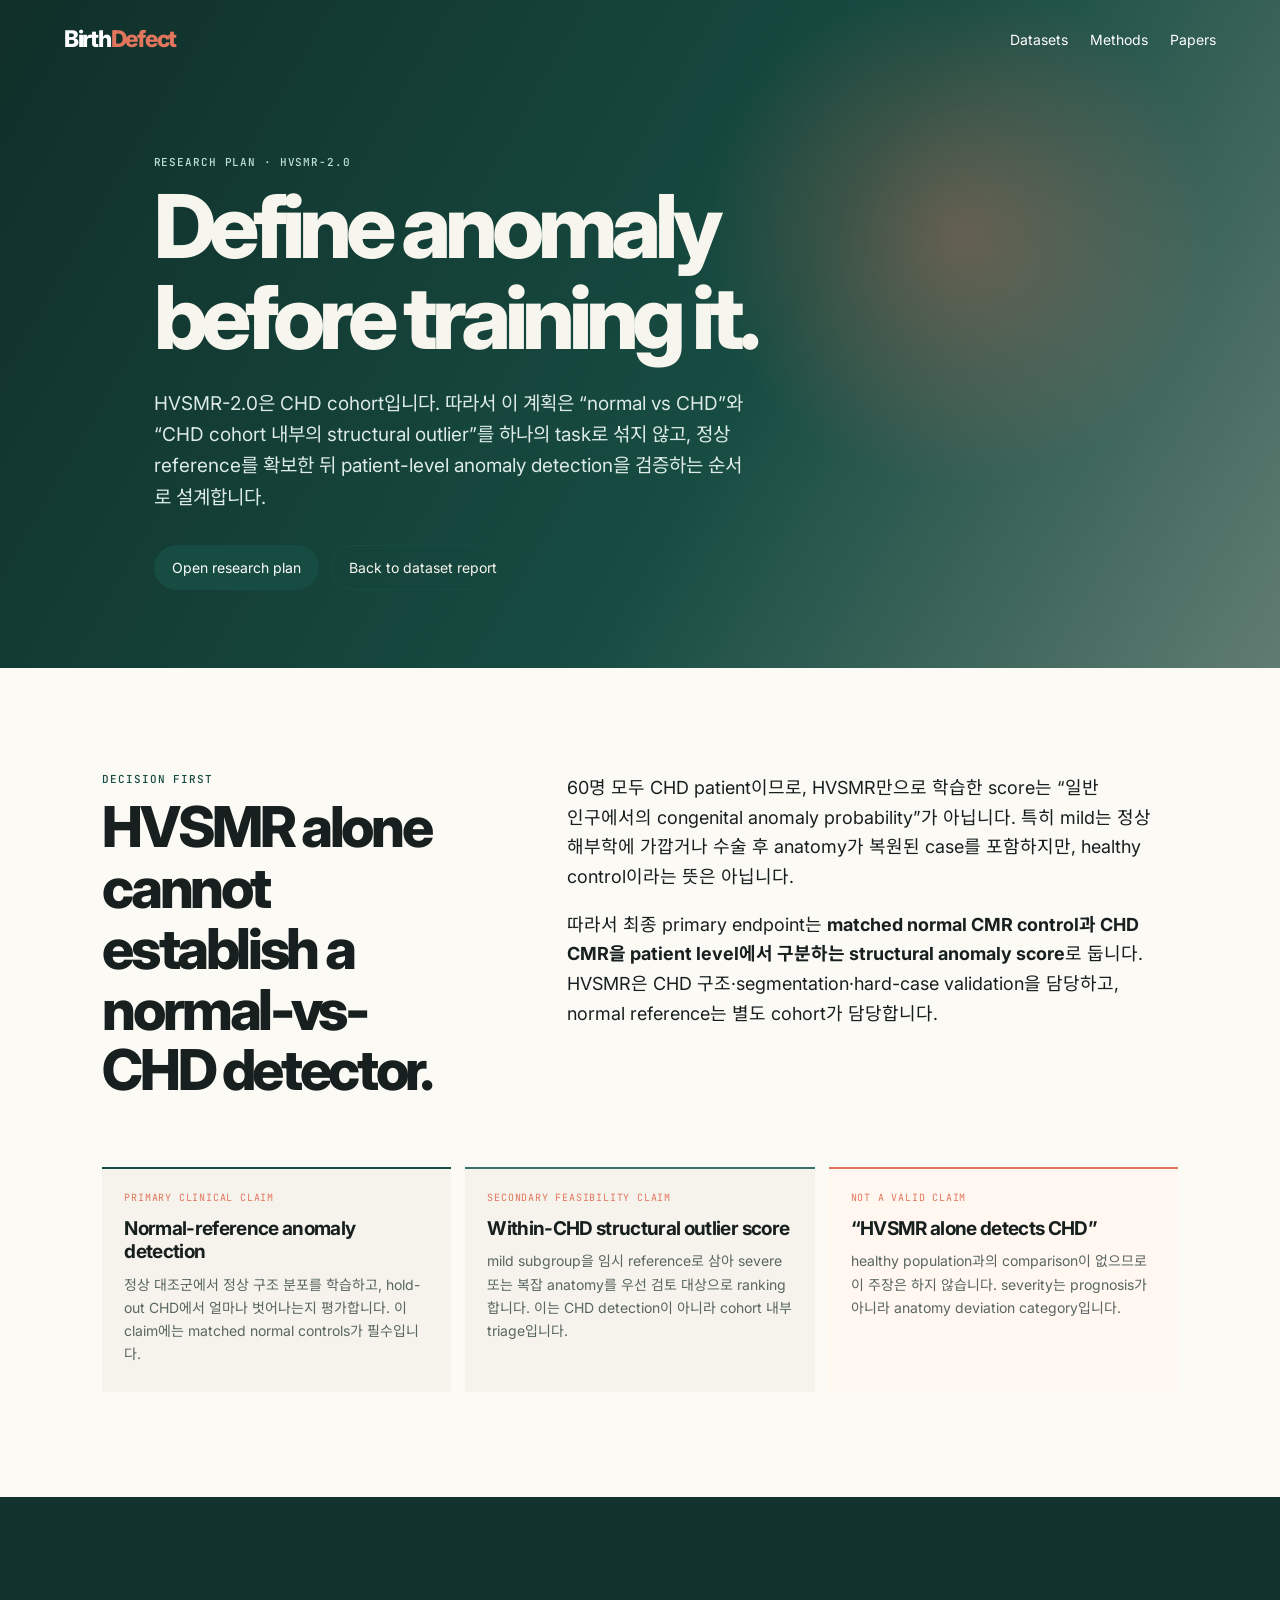
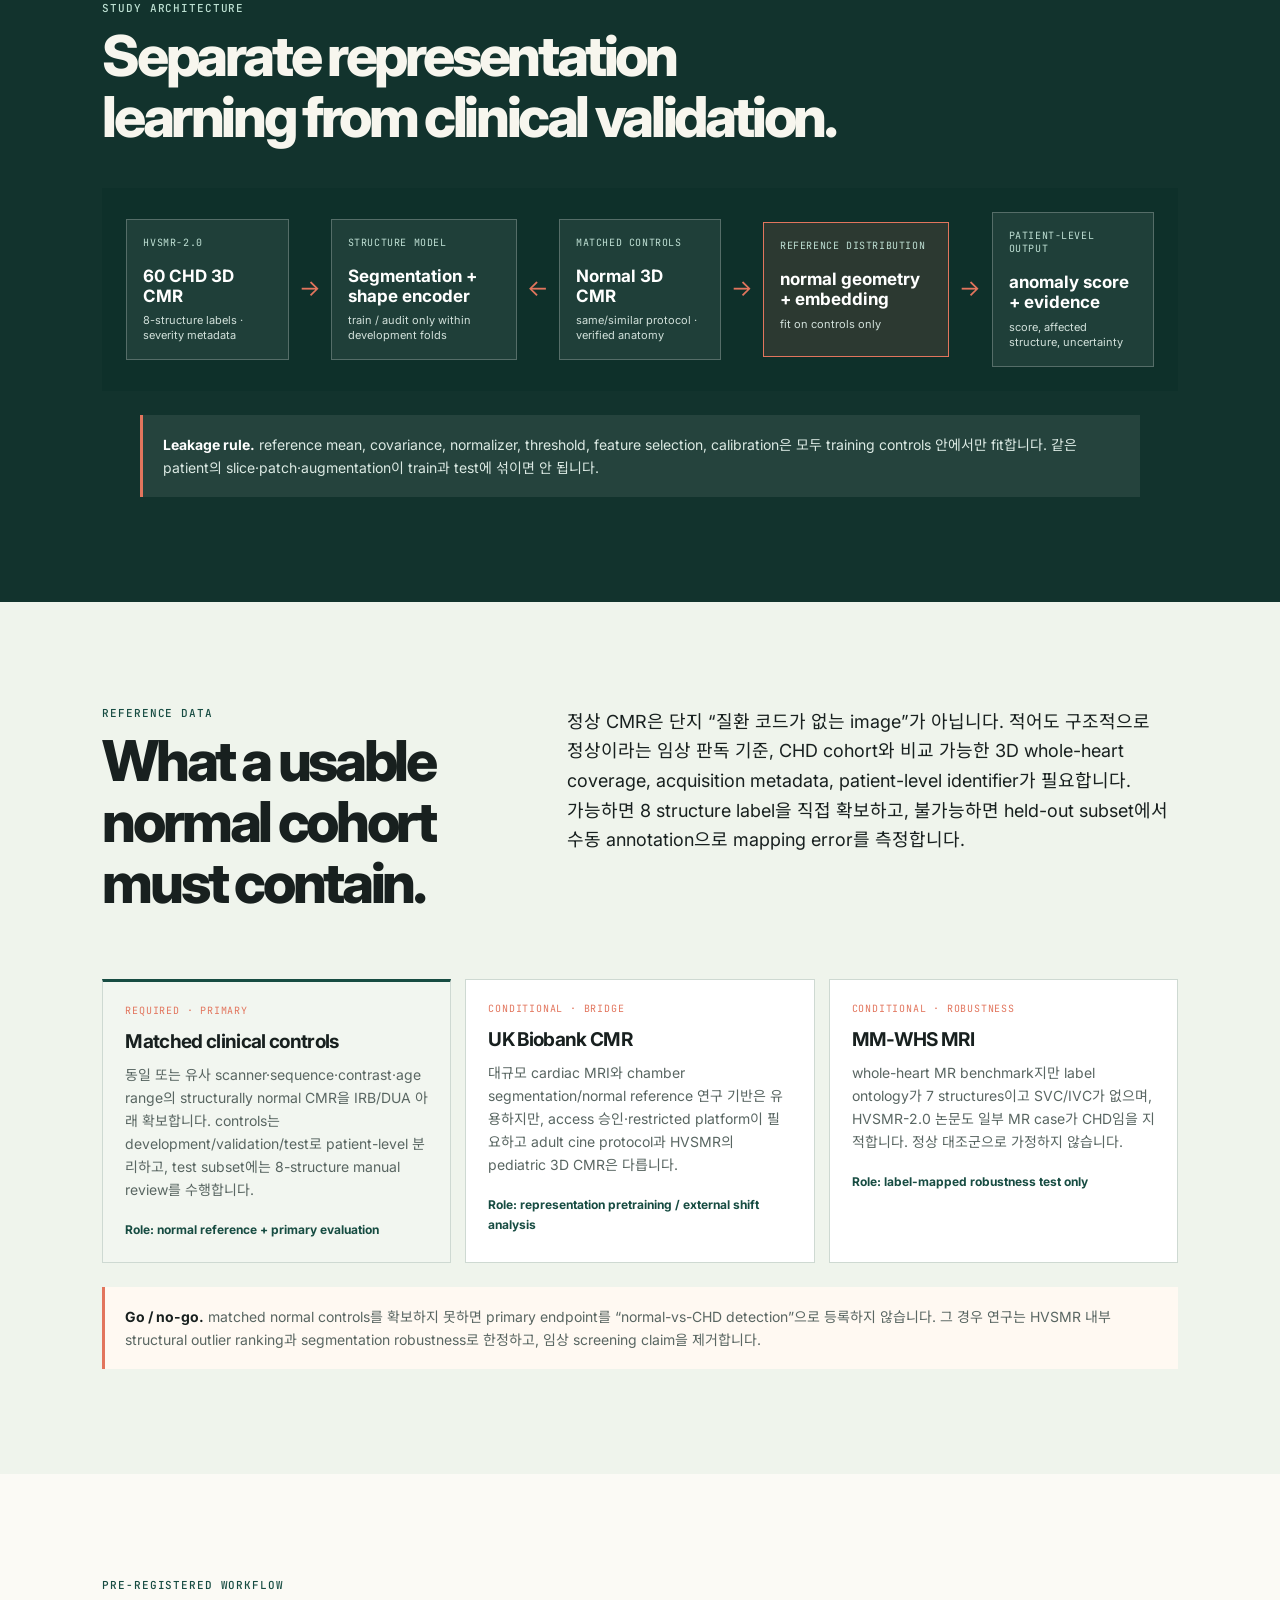
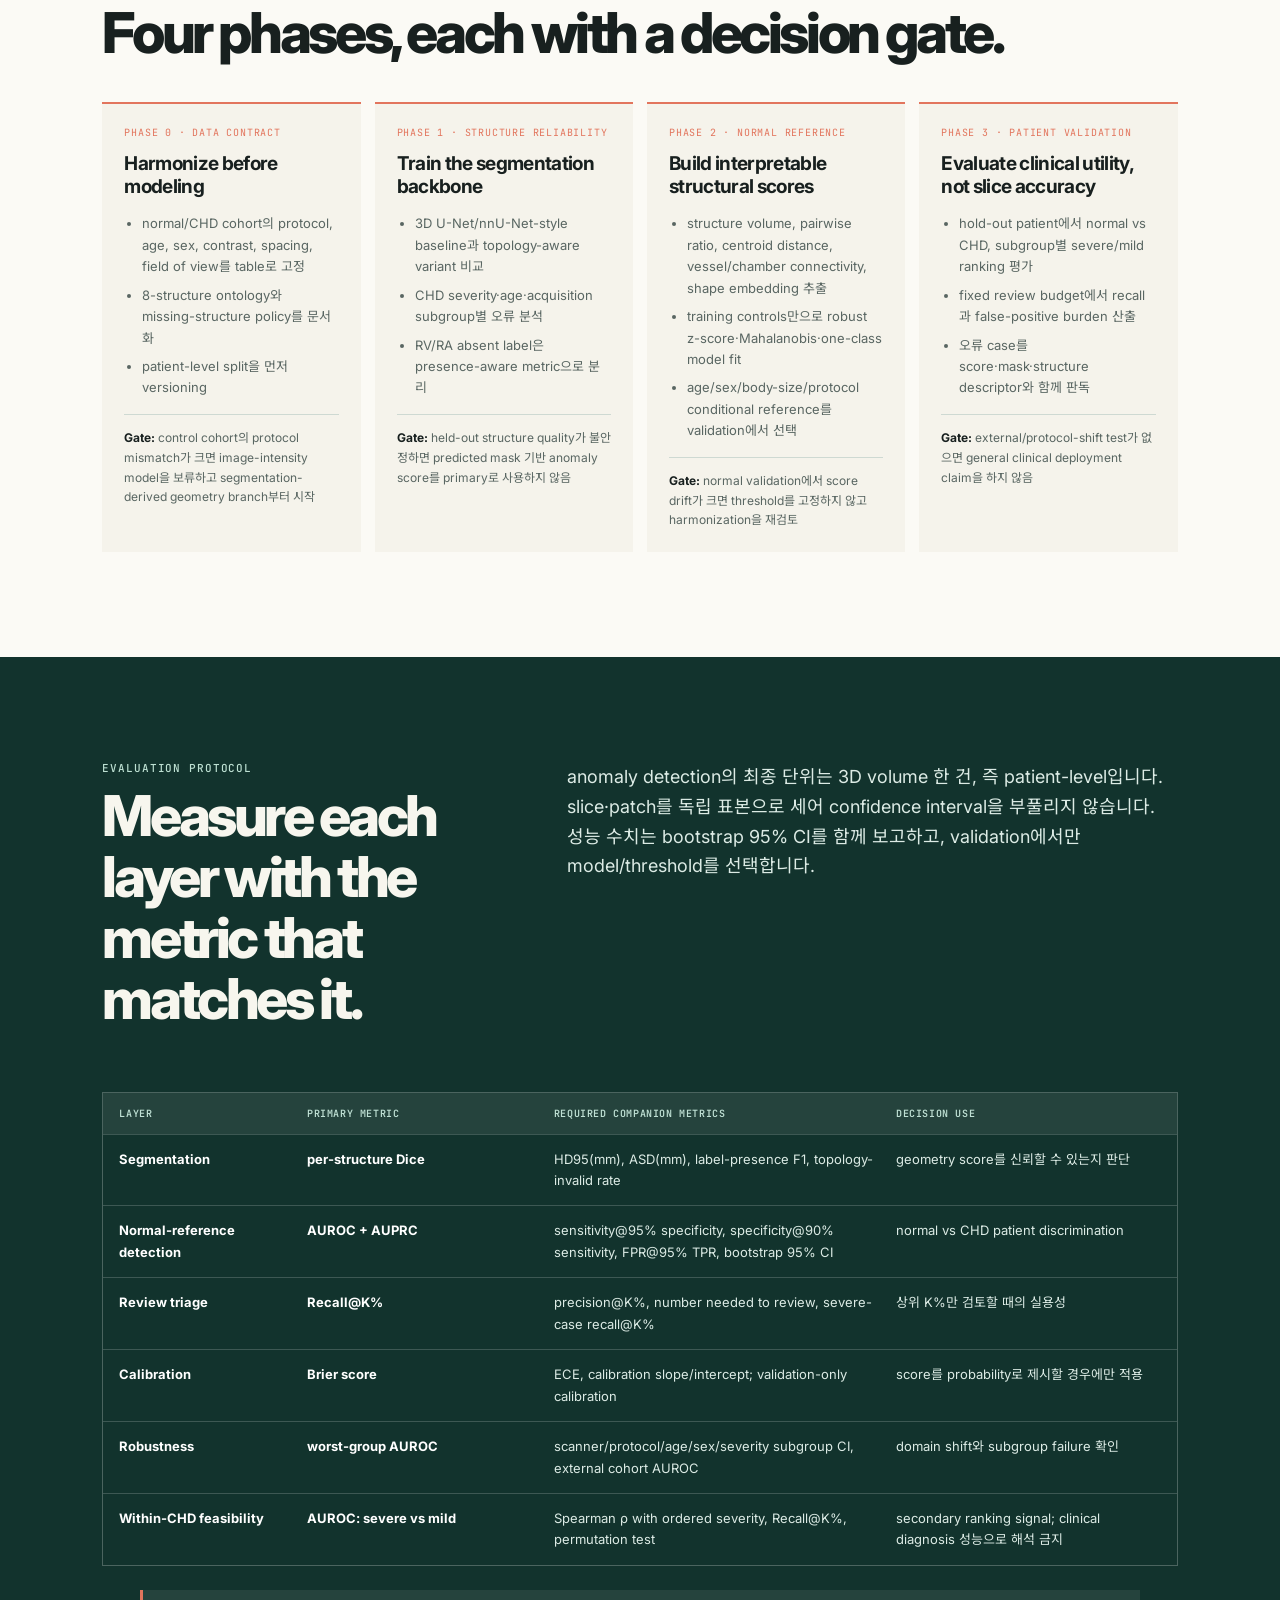
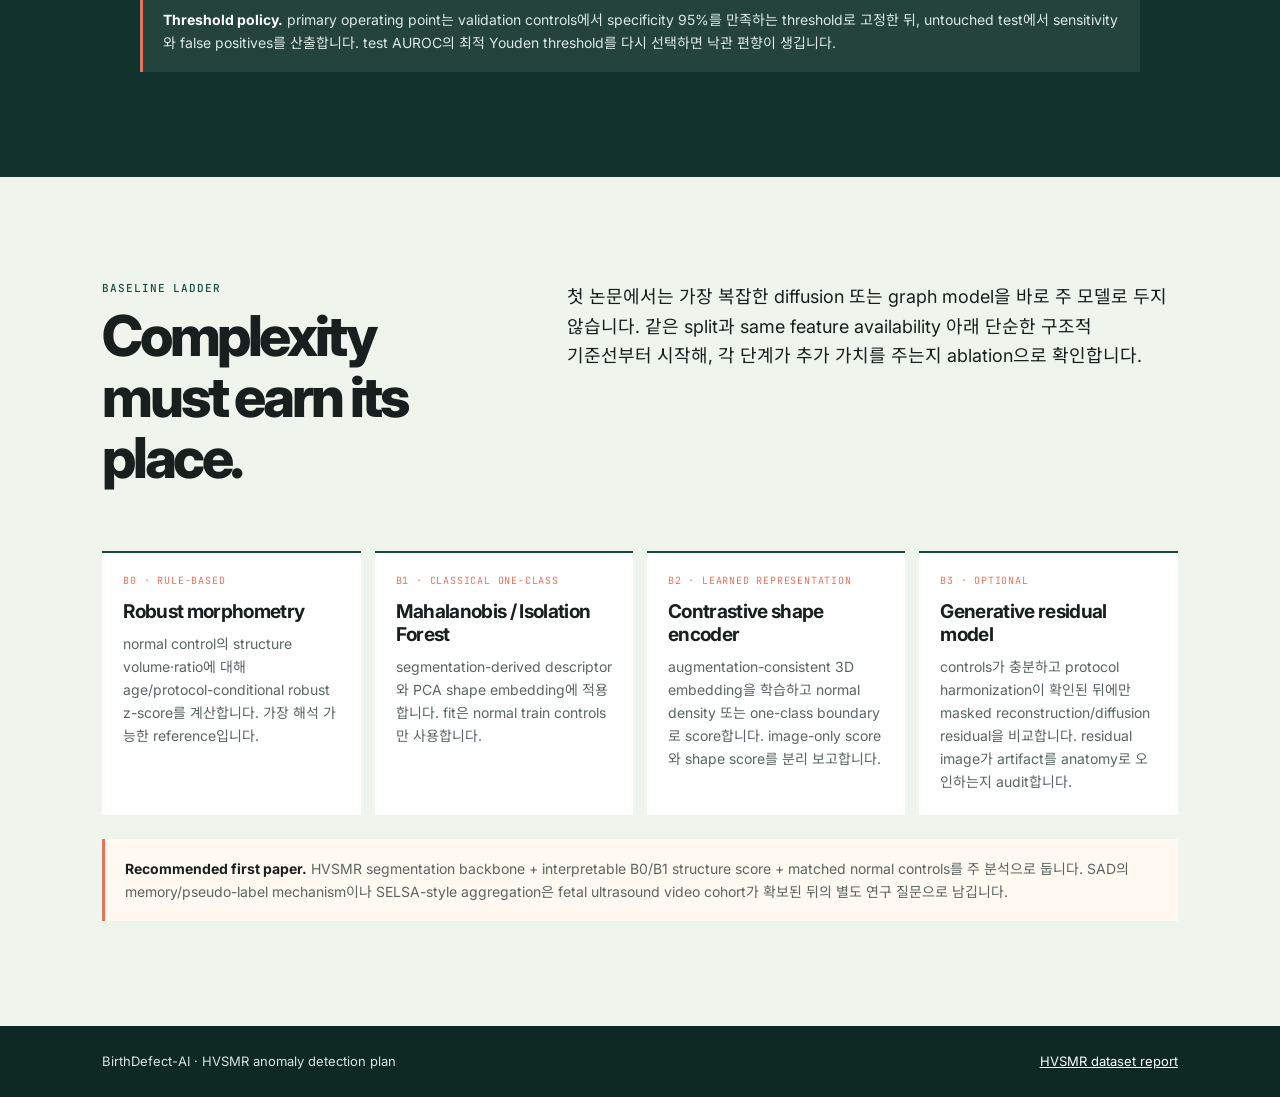
<file: hvsmr-anomaly.html>
<!doctype html>
<html lang="en">
  <head><meta charset="utf-8" /><meta name="viewport" content="width=device-width, initial-scale=1" /><title>Anomaly Detection Plan — HVSMR-2.0</title><link rel="stylesheet" href="styles.css" /></head>
  <body>
    <header class="dataset-detail-hero anomaly-hero">
      <nav><a class="wordmark" href="index.html">Birth<span>Defect</span></a><div class="nav-links"><a href="datasets.html">Datasets</a><a href="methods.html">Methods</a><a href="papers.html">Papers</a></div></nav>
      <div class="dataset-detail-copy"><p class="eyebrow">Research plan · HVSMR-2.0</p><h1>Define anomaly before training it.</h1><p class="lede">HVSMR-2.0은 CHD cohort입니다. 따라서 이 계획은 “normal vs CHD”와 “CHD cohort 내부의 structural outlier”를 하나의 task로 섞지 않고, 정상 reference를 확보한 뒤 patient-level anomaly detection을 검증하는 순서로 설계합니다.</p><p class="actions"><a class="button primary" href="#plan">Open research plan</a><a class="button" href="hvsmr.html">Back to dataset report</a></p></div>
    </header>
    <main>
      <section class="section anomaly-decision" id="plan"><div class="paper-intro"><div><p class="eyebrow">Decision first</p><h2>HVSMR alone cannot establish a normal-vs-CHD detector.</h2></div><div><p>60명 모두 CHD patient이므로, HVSMR만으로 학습한 score는 “일반 인구에서의 congenital anomaly probability”가 아닙니다. 특히 mild는 정상 해부학에 가깝거나 수술 후 anatomy가 복원된 case를 포함하지만, healthy control이라는 뜻은 아닙니다.</p><p>따라서 최종 primary endpoint는 <b>matched normal CMR control과 CHD CMR을 patient level에서 구분하는 structural anomaly score</b>로 둡니다. HVSMR은 CHD 구조·segmentation·hard-case validation을 담당하고, normal reference는 별도 cohort가 담당합니다.</p></div></div><div class="claim-split"><article><span>Primary clinical claim</span><h3>Normal-reference anomaly detection</h3><p>정상 대조군에서 정상 구조 분포를 학습하고, hold-out CHD에서 얼마나 벗어나는지 평가합니다. 이 claim에는 matched normal controls가 필수입니다.</p></article><article><span>Secondary feasibility claim</span><h3>Within-CHD structural outlier score</h3><p>mild subgroup을 임시 reference로 삼아 severe 또는 복잡 anatomy를 우선 검토 대상으로 ranking합니다. 이는 CHD detection이 아니라 cohort 내부 triage입니다.</p></article><article><span>Not a valid claim</span><h3>“HVSMR alone detects CHD”</h3><p>healthy population과의 comparison이 없으므로 이 주장은 하지 않습니다. severity는 prognosis가 아니라 anatomy deviation category입니다.</p></article></div></section>

      <section class="section dark anomaly-flow-section"><p class="eyebrow">Study architecture</p><h2>Separate representation learning from clinical validation.</h2><div class="anomaly-flow" role="img" aria-label="Matched normal CMR and HVSMR CHD CMR flow to segmentation, structure representation, reference distribution and anomaly score"><article><span>HVSMR-2.0</span><b>60 CHD 3D CMR</b><small>8-structure labels · severity metadata</small></article><i>→</i><article><span>Structure model</span><b>Segmentation + shape encoder</b><small>train / audit only within development folds</small></article><i>←</i><article><span>Matched controls</span><b>Normal 3D CMR</b><small>same/similar protocol · verified anatomy</small></article><i>→</i><article class="accent"><span>Reference distribution</span><b>normal geometry + embedding</b><small>fit on controls only</small></article><i>→</i><article><span>Patient-level output</span><b>anomaly score + evidence</b><small>score, affected structure, uncertainty</small></article></div><aside class="dark-note"><b>Leakage rule.</b> reference mean, covariance, normalizer, threshold, feature selection, calibration은 모두 training controls 안에서만 fit합니다. 같은 patient의 slice·patch·augmentation이 train과 test에 섞이면 안 됩니다.</aside></section>

      <section class="section pale anomaly-data"><div class="paper-intro"><div><p class="eyebrow">Reference data</p><h2>What a usable normal cohort must contain.</h2></div><div><p>정상 CMR은 단지 “질환 코드가 없는 image”가 아닙니다. 적어도 구조적으로 정상이라는 임상 판독 기준, CHD cohort와 비교 가능한 3D whole-heart coverage, acquisition metadata, patient-level identifier가 필요합니다. 가능하면 8 structure label을 직접 확보하고, 불가능하면 held-out subset에서 수동 annotation으로 mapping error를 측정합니다.</p></div></div><div class="reference-grid-plan"><article class="required"><span>Required · primary</span><h3>Matched clinical controls</h3><p>동일 또는 유사 scanner·sequence·contrast·age range의 structurally normal CMR을 IRB/DUA 아래 확보합니다. controls는 development/validation/test로 patient-level 분리하고, test subset에는 8-structure manual review를 수행합니다.</p><b>Role: normal reference + primary evaluation</b></article><article><span>Conditional · bridge</span><h3>UK Biobank CMR</h3><p>대규모 cardiac MRI와 chamber segmentation/normal reference 연구 기반은 유용하지만, access 승인·restricted platform이 필요하고 adult cine protocol과 HVSMR의 pediatric 3D CMR은 다릅니다.</p><b>Role: representation pretraining / external shift analysis</b></article><article><span>Conditional · robustness</span><h3>MM-WHS MRI</h3><p>whole-heart MR benchmark지만 label ontology가 7 structures이고 SVC/IVC가 없으며, HVSMR-2.0 논문도 일부 MR case가 CHD임을 지적합니다. 정상 대조군으로 가정하지 않습니다.</p><b>Role: label-mapped robustness test only</b></article></div><aside class="primer-note"><b>Go / no-go.</b> matched normal controls를 확보하지 못하면 primary endpoint를 “normal-vs-CHD detection”으로 등록하지 않습니다. 그 경우 연구는 HVSMR 내부 structural outlier ranking과 segmentation robustness로 한정하고, 임상 screening claim을 제거합니다.</aside></section>

      <section class="section anomaly-phases"><p class="eyebrow">Pre-registered workflow</p><h2>Four phases, each with a decision gate.</h2><div class="phase-grid"><article><span>Phase 0 · data contract</span><h3>Harmonize before modeling</h3><ul><li>normal/CHD cohort의 protocol, age, sex, contrast, spacing, field of view를 table로 고정</li><li>8-structure ontology와 missing-structure policy를 문서화</li><li>patient-level split을 먼저 versioning</li></ul><p class="gate"><b>Gate:</b> control cohort의 protocol mismatch가 크면 image-intensity model을 보류하고 segmentation-derived geometry branch부터 시작</p></article><article><span>Phase 1 · structure reliability</span><h3>Train the segmentation backbone</h3><ul><li>3D U-Net/nnU-Net-style baseline과 topology-aware variant 비교</li><li>CHD severity·age·acquisition subgroup별 오류 분석</li><li>RV/RA absent label은 presence-aware metric으로 분리</li></ul><p class="gate"><b>Gate:</b> held-out structure quality가 불안정하면 predicted mask 기반 anomaly score를 primary로 사용하지 않음</p></article><article><span>Phase 2 · normal reference</span><h3>Build interpretable structural scores</h3><ul><li>structure volume, pairwise ratio, centroid distance, vessel/chamber connectivity, shape embedding 추출</li><li>training controls만으로 robust z-score·Mahalanobis·one-class model fit</li><li>age/sex/body-size/protocol conditional reference를 validation에서 선택</li></ul><p class="gate"><b>Gate:</b> normal validation에서 score drift가 크면 threshold를 고정하지 않고 harmonization을 재검토</p></article><article><span>Phase 3 · patient validation</span><h3>Evaluate clinical utility, not slice accuracy</h3><ul><li>hold-out patient에서 normal vs CHD, subgroup별 severe/mild ranking 평가</li><li>fixed review budget에서 recall과 false-positive burden 산출</li><li>오류 case를 score·mask·structure descriptor와 함께 판독</li></ul><p class="gate"><b>Gate:</b> external/protocol-shift test가 없으면 general clinical deployment claim을 하지 않음</p></article></div></section>

      <section class="section dark anomaly-metrics"><div class="paper-intro"><div><p class="eyebrow">Evaluation protocol</p><h2>Measure each layer with the metric that matches it.</h2></div><div><p>anomaly detection의 최종 단위는 3D volume 한 건, 즉 patient-level입니다. slice·patch를 독립 표본으로 세어 confidence interval을 부풀리지 않습니다. 성능 수치는 bootstrap 95% CI를 함께 보고하고, validation에서만 model/threshold를 선택합니다.</p></div></div><div class="metric-plan-table"><div class="table-head"><span>Layer</span><span>Primary metric</span><span>Required companion metrics</span><span>Decision use</span></div><div><b>Segmentation</b><strong>per-structure Dice</strong><span>HD95(mm), ASD(mm), label-presence F1, topology-invalid rate</span><span>geometry score를 신뢰할 수 있는지 판단</span></div><div><b>Normal-reference detection</b><strong>AUROC + AUPRC</strong><span>sensitivity@95% specificity, specificity@90% sensitivity, FPR@95% TPR, bootstrap 95% CI</span><span>normal vs CHD patient discrimination</span></div><div><b>Review triage</b><strong>Recall@K%</strong><span>precision@K%, number needed to review, severe-case recall@K%</span><span>상위 K%만 검토할 때의 실용성</span></div><div><b>Calibration</b><strong>Brier score</strong><span>ECE, calibration slope/intercept; validation-only calibration</span><span>score를 probability로 제시할 경우에만 적용</span></div><div><b>Robustness</b><strong>worst-group AUROC</strong><span>scanner/protocol/age/sex/severity subgroup CI, external cohort AUROC</span><span>domain shift와 subgroup failure 확인</span></div><div><b>Within-CHD feasibility</b><strong>AUROC: severe vs mild</strong><span>Spearman ρ with ordered severity, Recall@K%, permutation test</span><span>secondary ranking signal; clinical diagnosis 성능으로 해석 금지</span></div></div><aside class="dark-note"><b>Threshold policy.</b> primary operating point는 validation controls에서 specificity 95%를 만족하는 threshold로 고정한 뒤, untouched test에서 sensitivity와 false positives를 산출합니다. test AUROC의 최적 Youden threshold를 다시 선택하면 낙관 편향이 생깁니다.</aside></section>

      <section class="section pale anomaly-baselines"><div class="paper-intro"><div><p class="eyebrow">Baseline ladder</p><h2>Complexity must earn its place.</h2></div><div><p>첫 논문에서는 가장 복잡한 diffusion 또는 graph model을 바로 주 모델로 두지 않습니다. 같은 split과 same feature availability 아래 단순한 구조적 기준선부터 시작해, 각 단계가 추가 가치를 주는지 ablation으로 확인합니다.</p></div></div><div class="baseline-grid"><article><span>B0 · rule-based</span><h3>Robust morphometry</h3><p>normal control의 structure volume·ratio에 대해 age/protocol-conditional robust z-score를 계산합니다. 가장 해석 가능한 reference입니다.</p></article><article><span>B1 · classical one-class</span><h3>Mahalanobis / Isolation Forest</h3><p>segmentation-derived descriptor와 PCA shape embedding에 적용합니다. fit은 normal train controls만 사용합니다.</p></article><article><span>B2 · learned representation</span><h3>Contrastive shape encoder</h3><p>augmentation-consistent 3D embedding을 학습하고 normal density 또는 one-class boundary로 score합니다. image-only score와 shape score를 분리 보고합니다.</p></article><article><span>B3 · optional</span><h3>Generative residual model</h3><p>controls가 충분하고 protocol harmonization이 확인된 뒤에만 masked reconstruction/diffusion residual을 비교합니다. residual image가 artifact를 anatomy로 오인하는지 audit합니다.</p></article></div><aside class="primer-note"><b>Recommended first paper.</b> HVSMR segmentation backbone + interpretable B0/B1 structure score + matched normal controls를 주 분석으로 둡니다. SAD의 memory/pseudo-label mechanism이나 SELSA-style aggregation은 fetal ultrasound video cohort가 확보된 뒤의 별도 연구 질문으로 남깁니다.</aside></section>
    </main>
    <footer><span>BirthDefect-AI · HVSMR anomaly detection plan</span><a href="hvsmr.html">HVSMR dataset report</a></footer>
  </body>
</html>
</file>
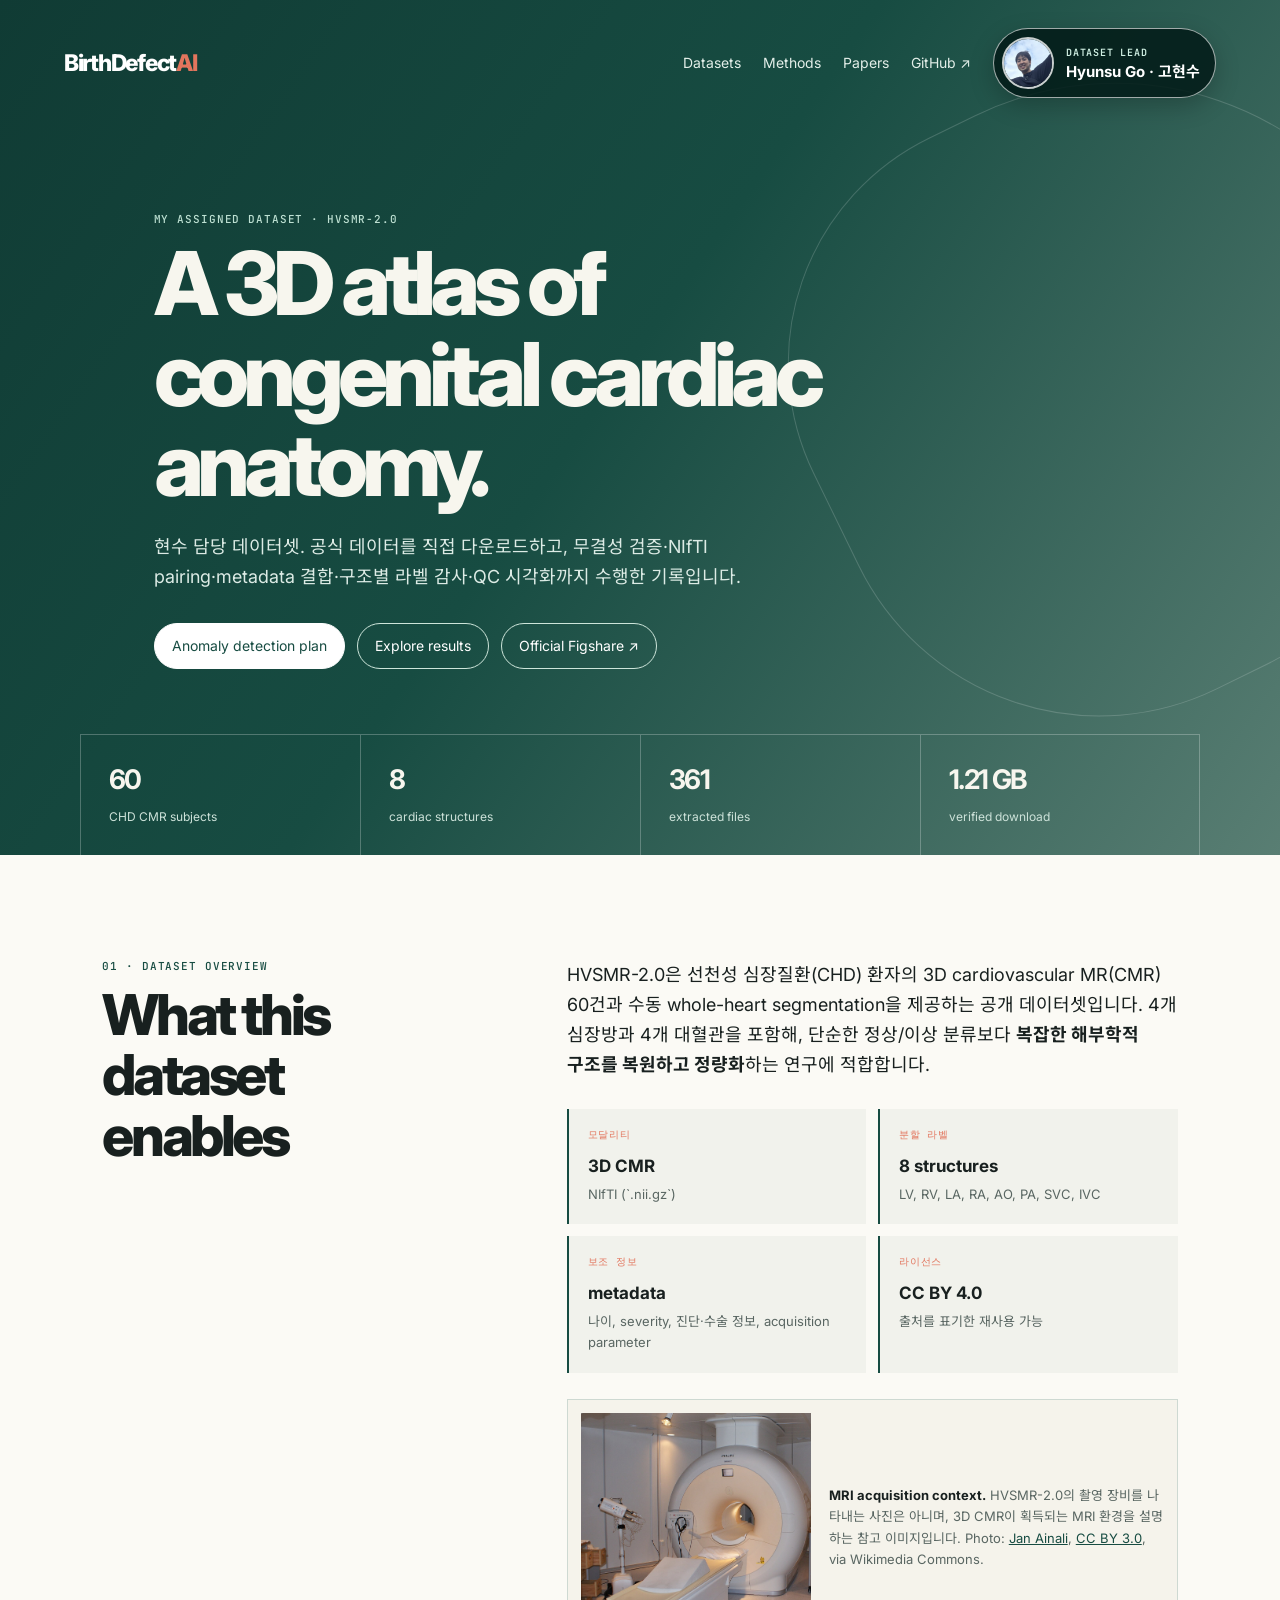
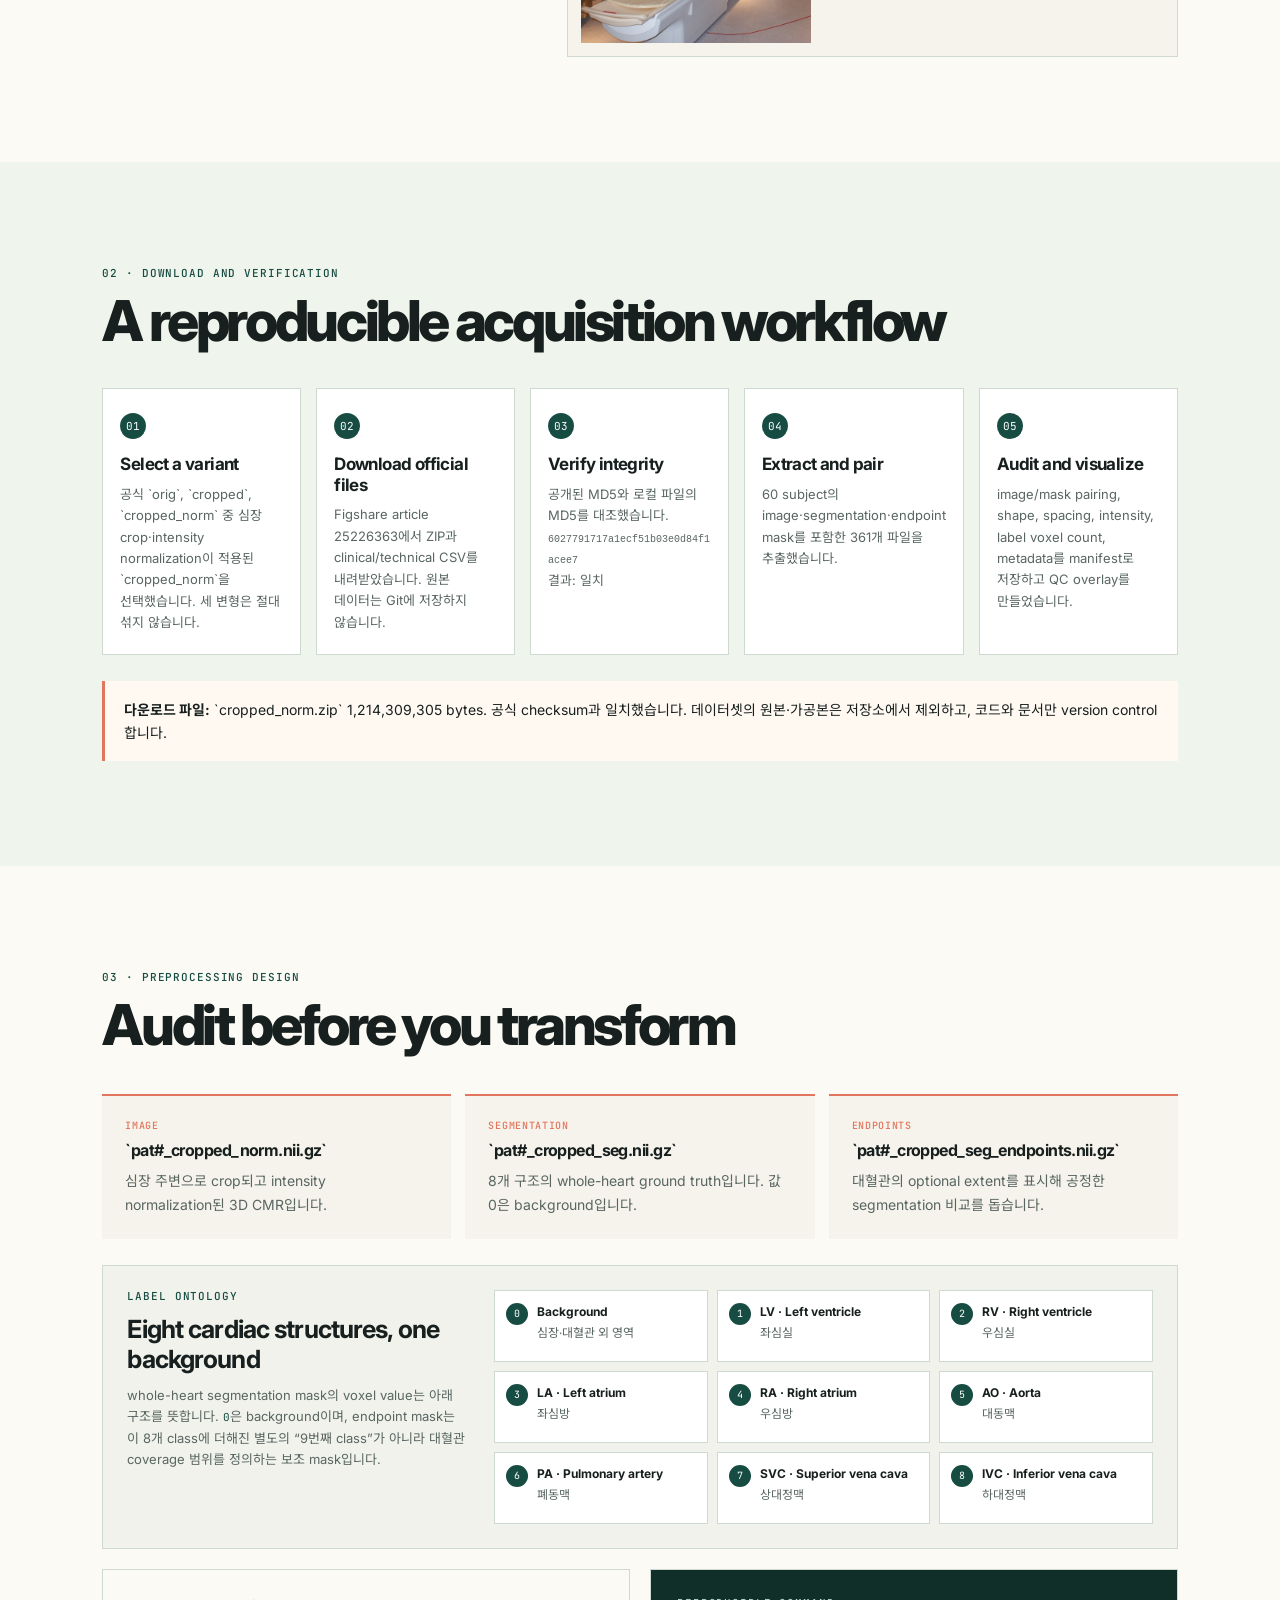
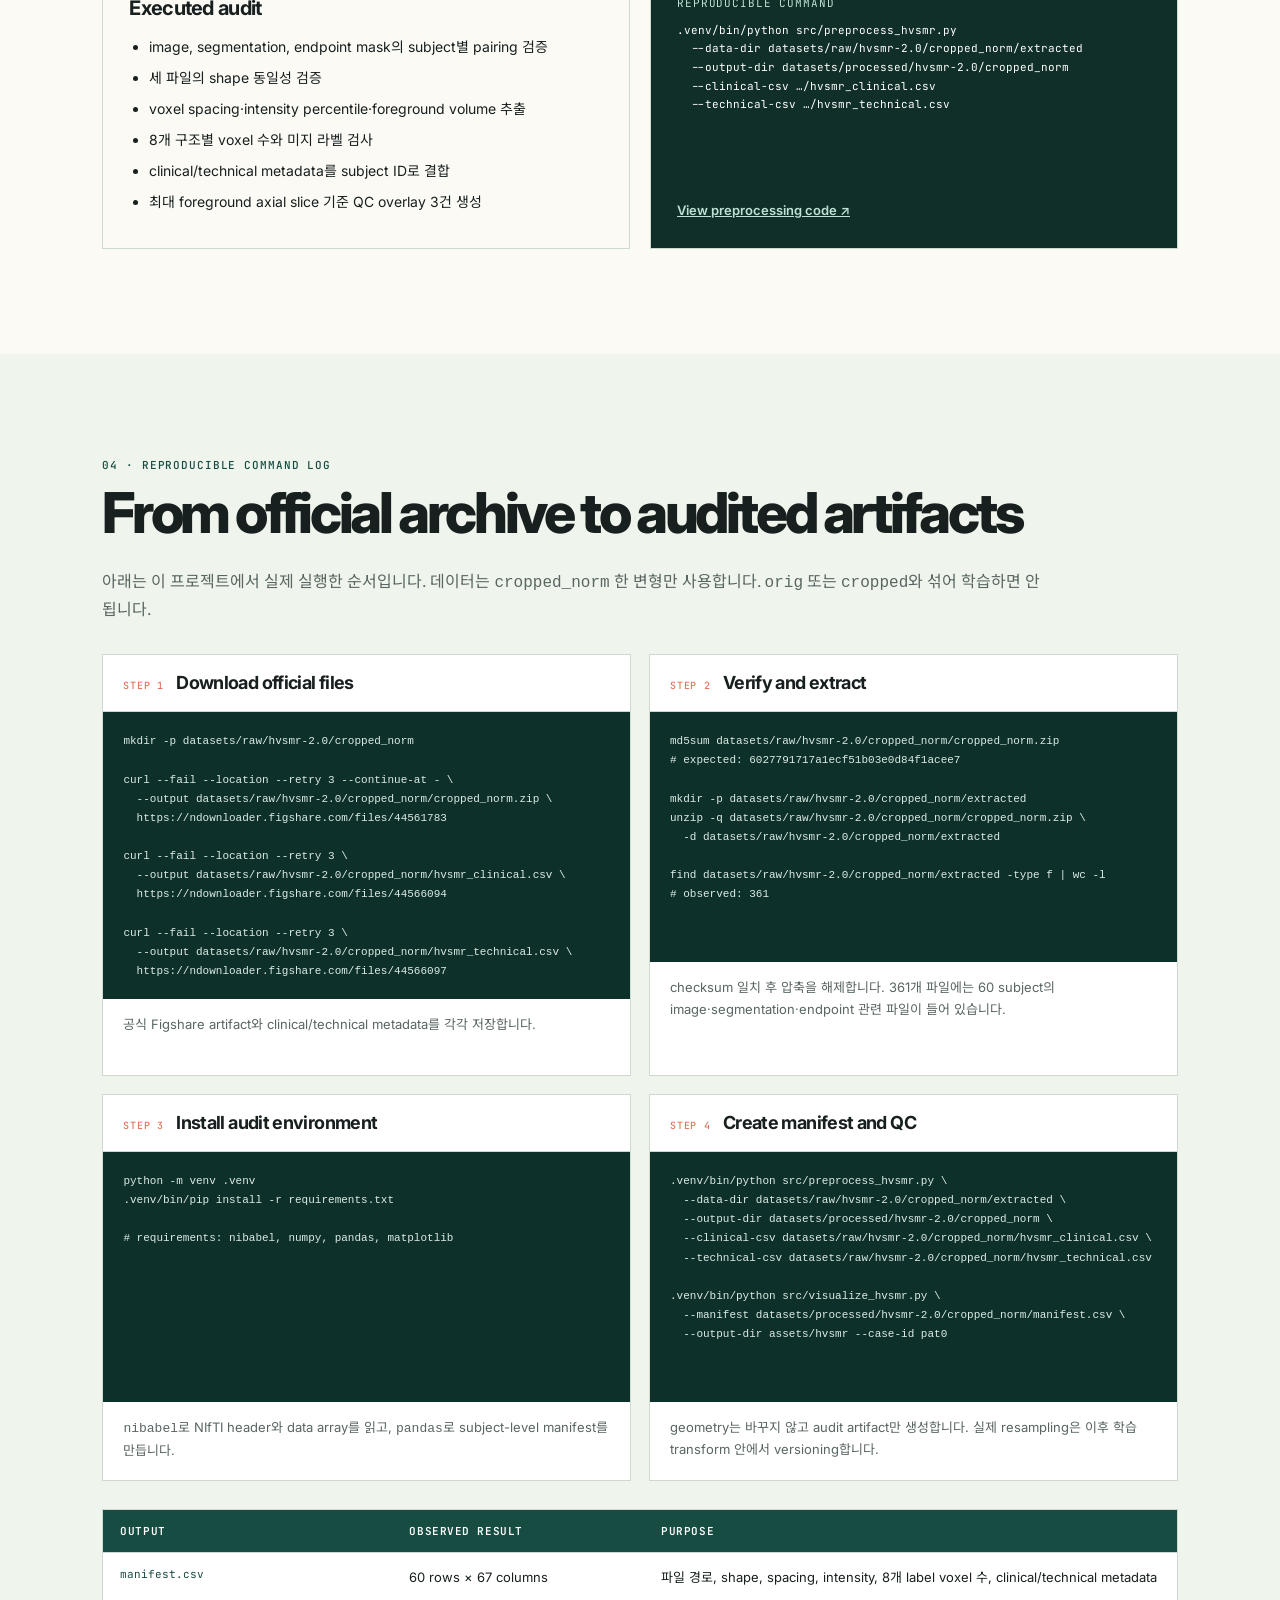
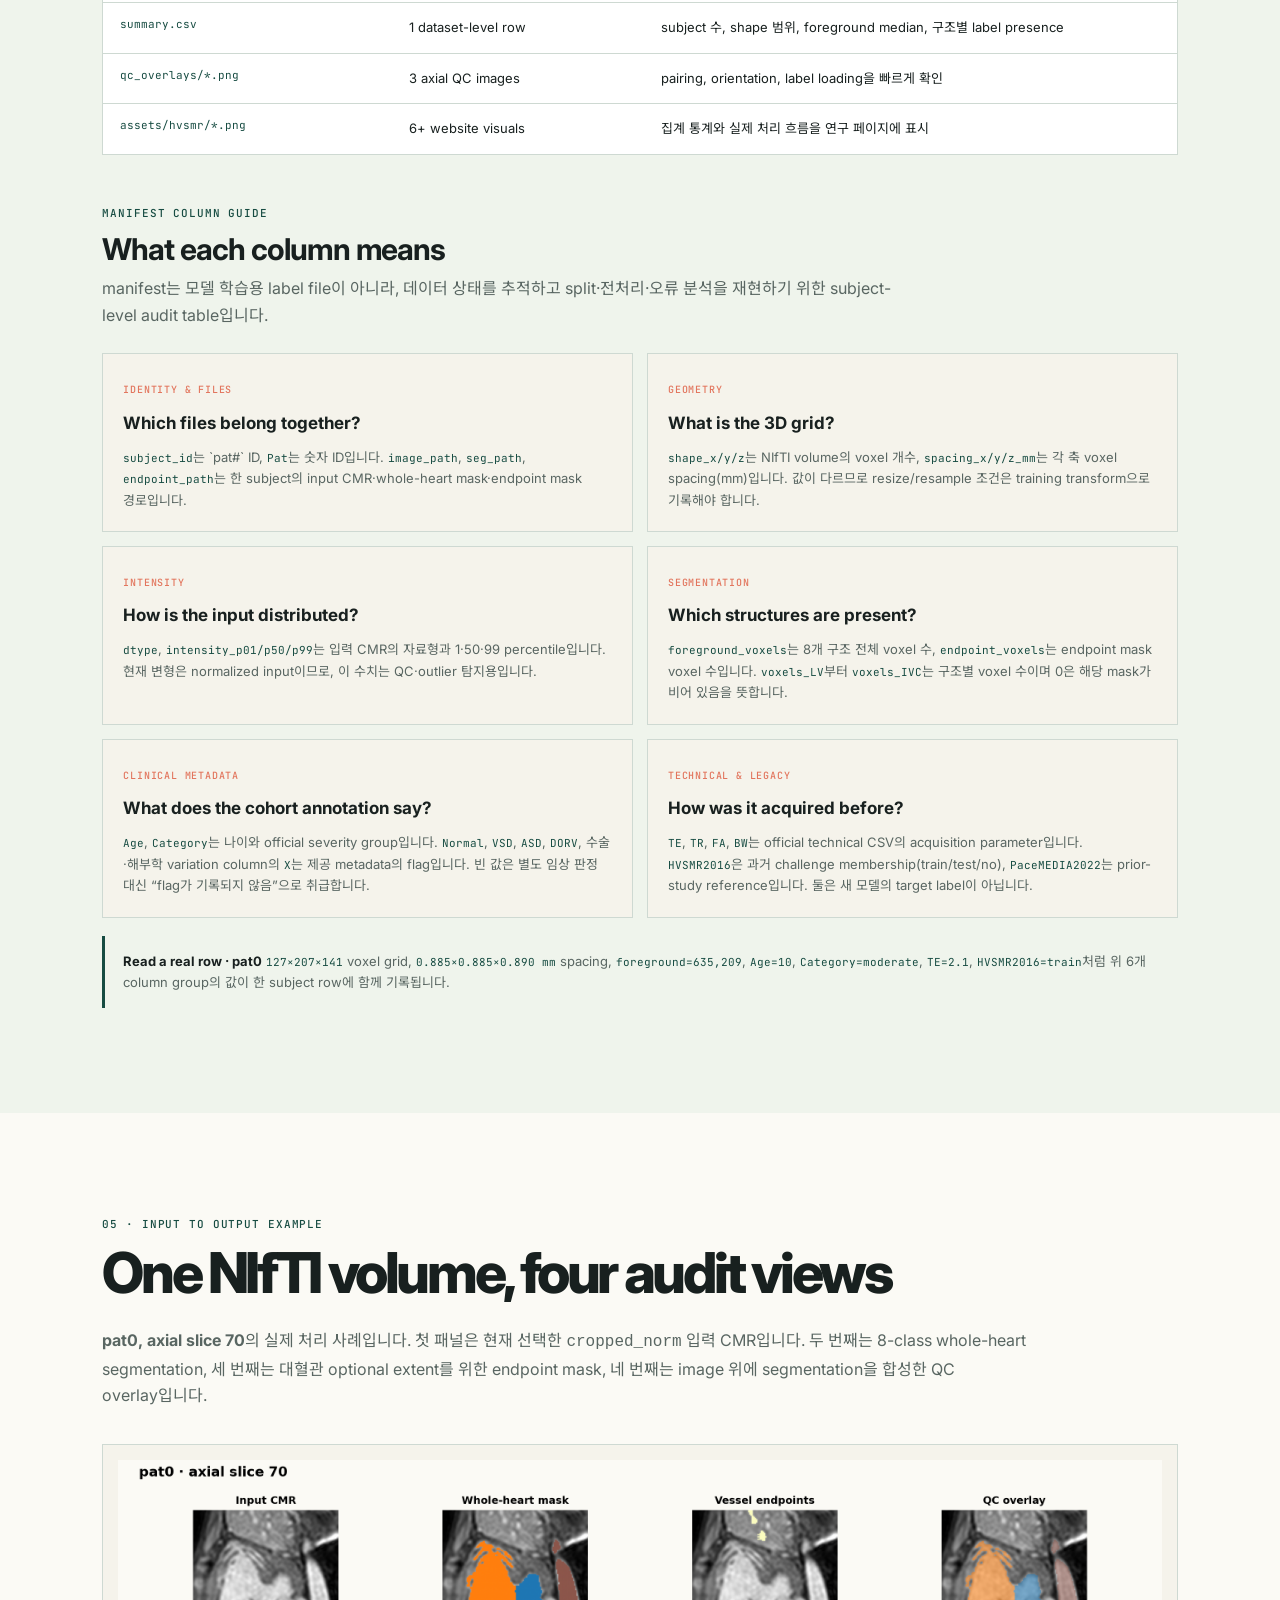
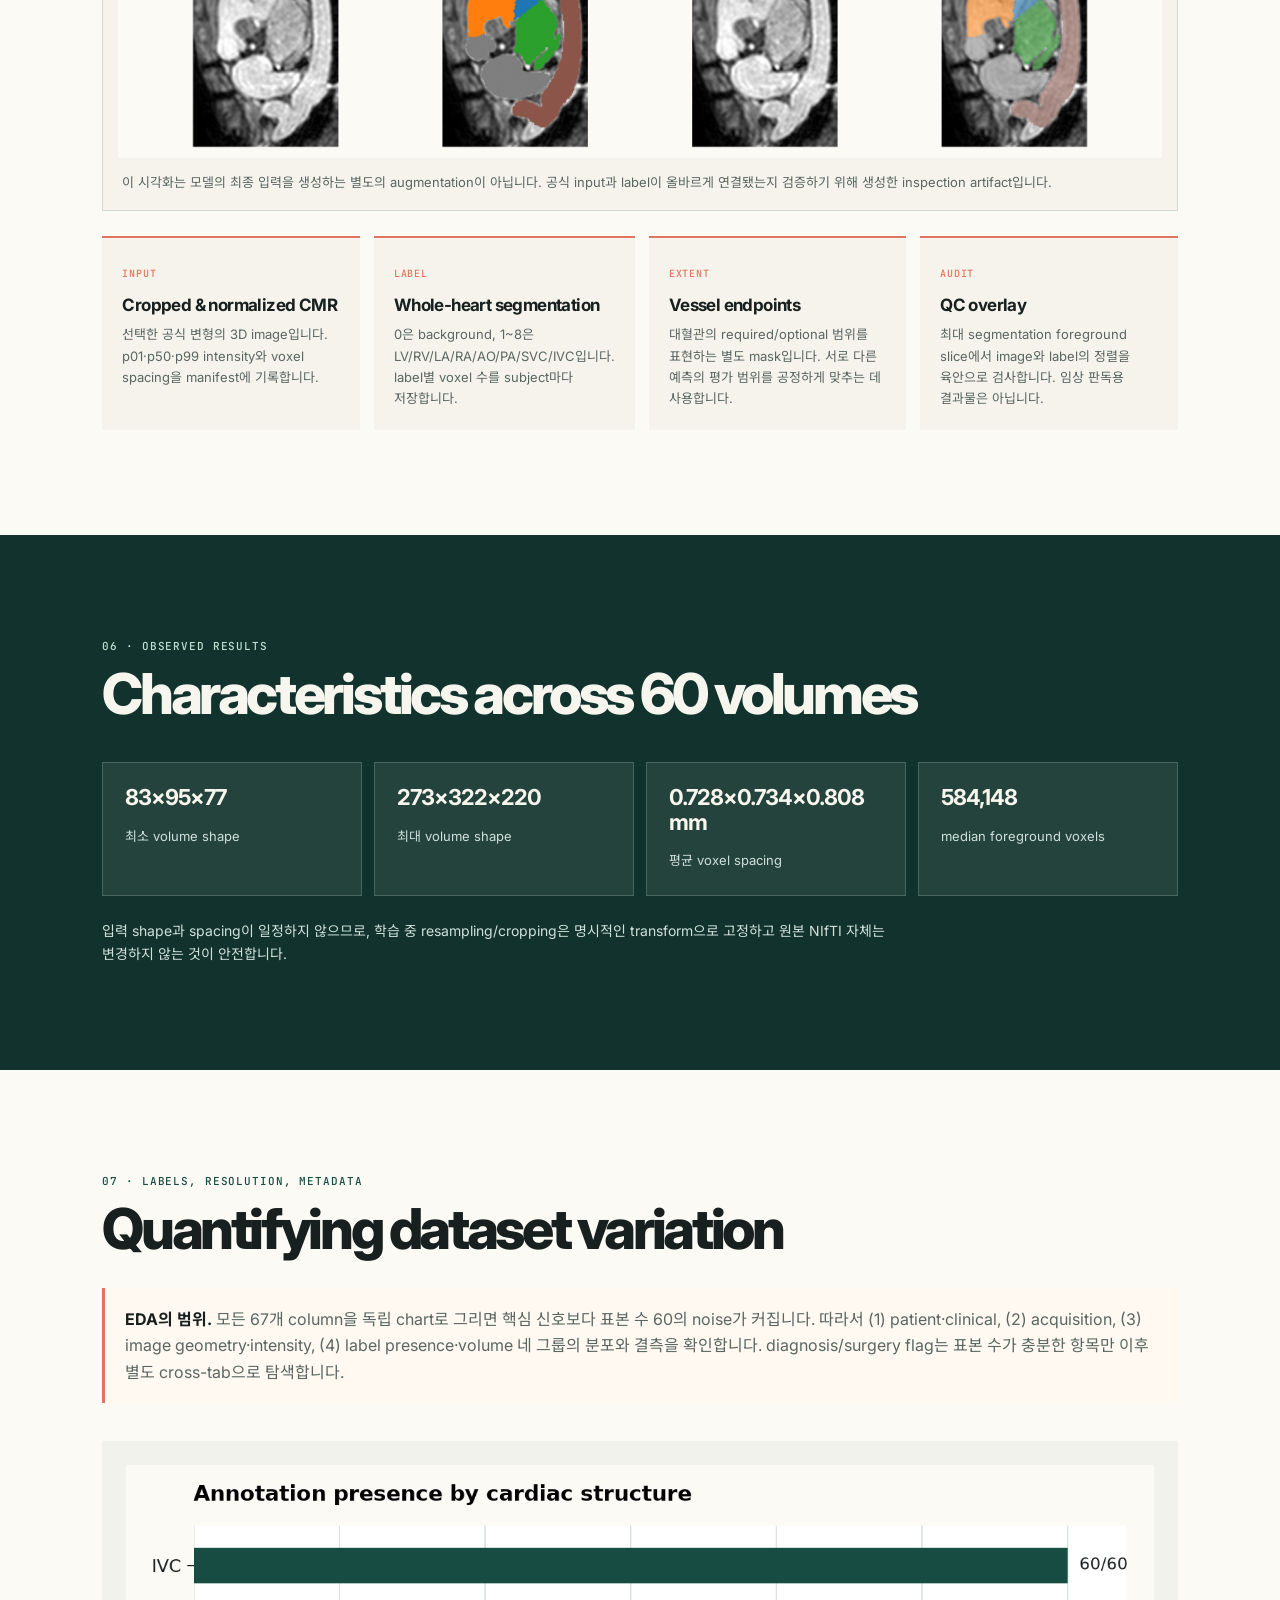
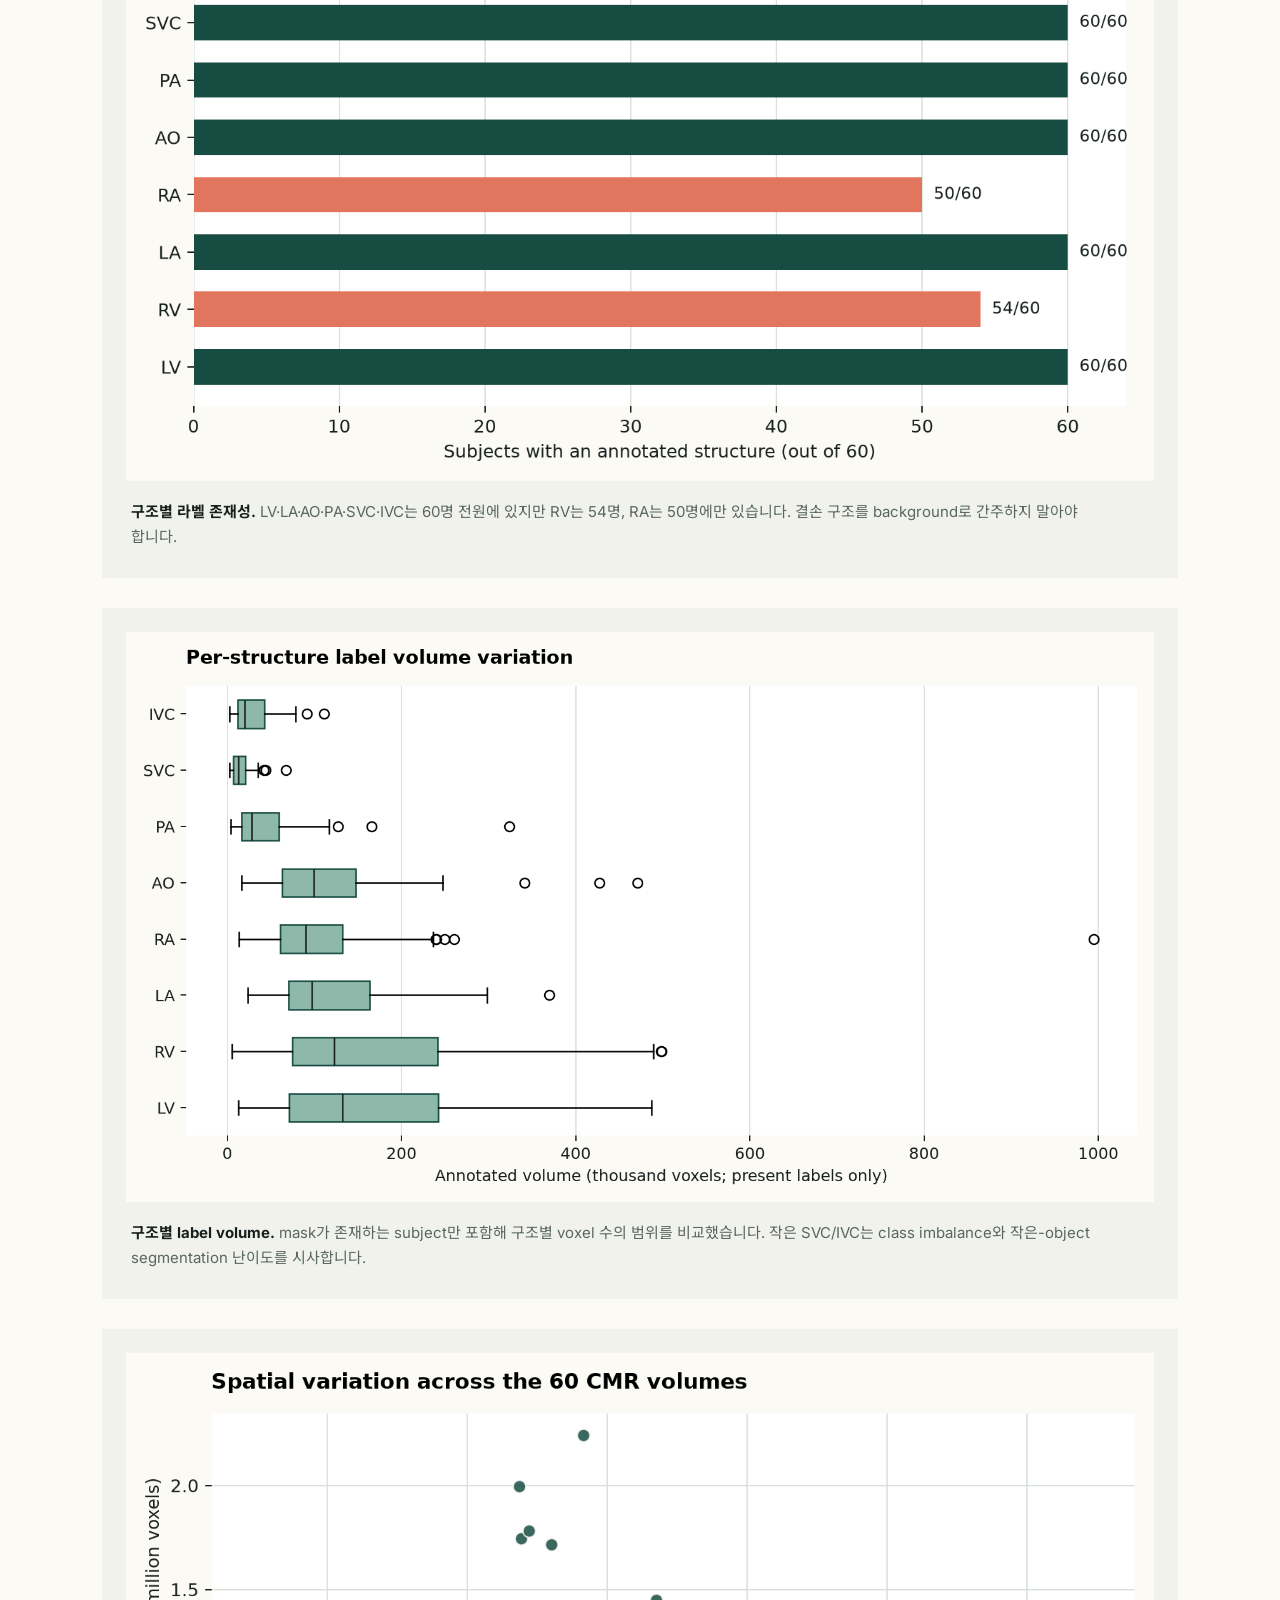
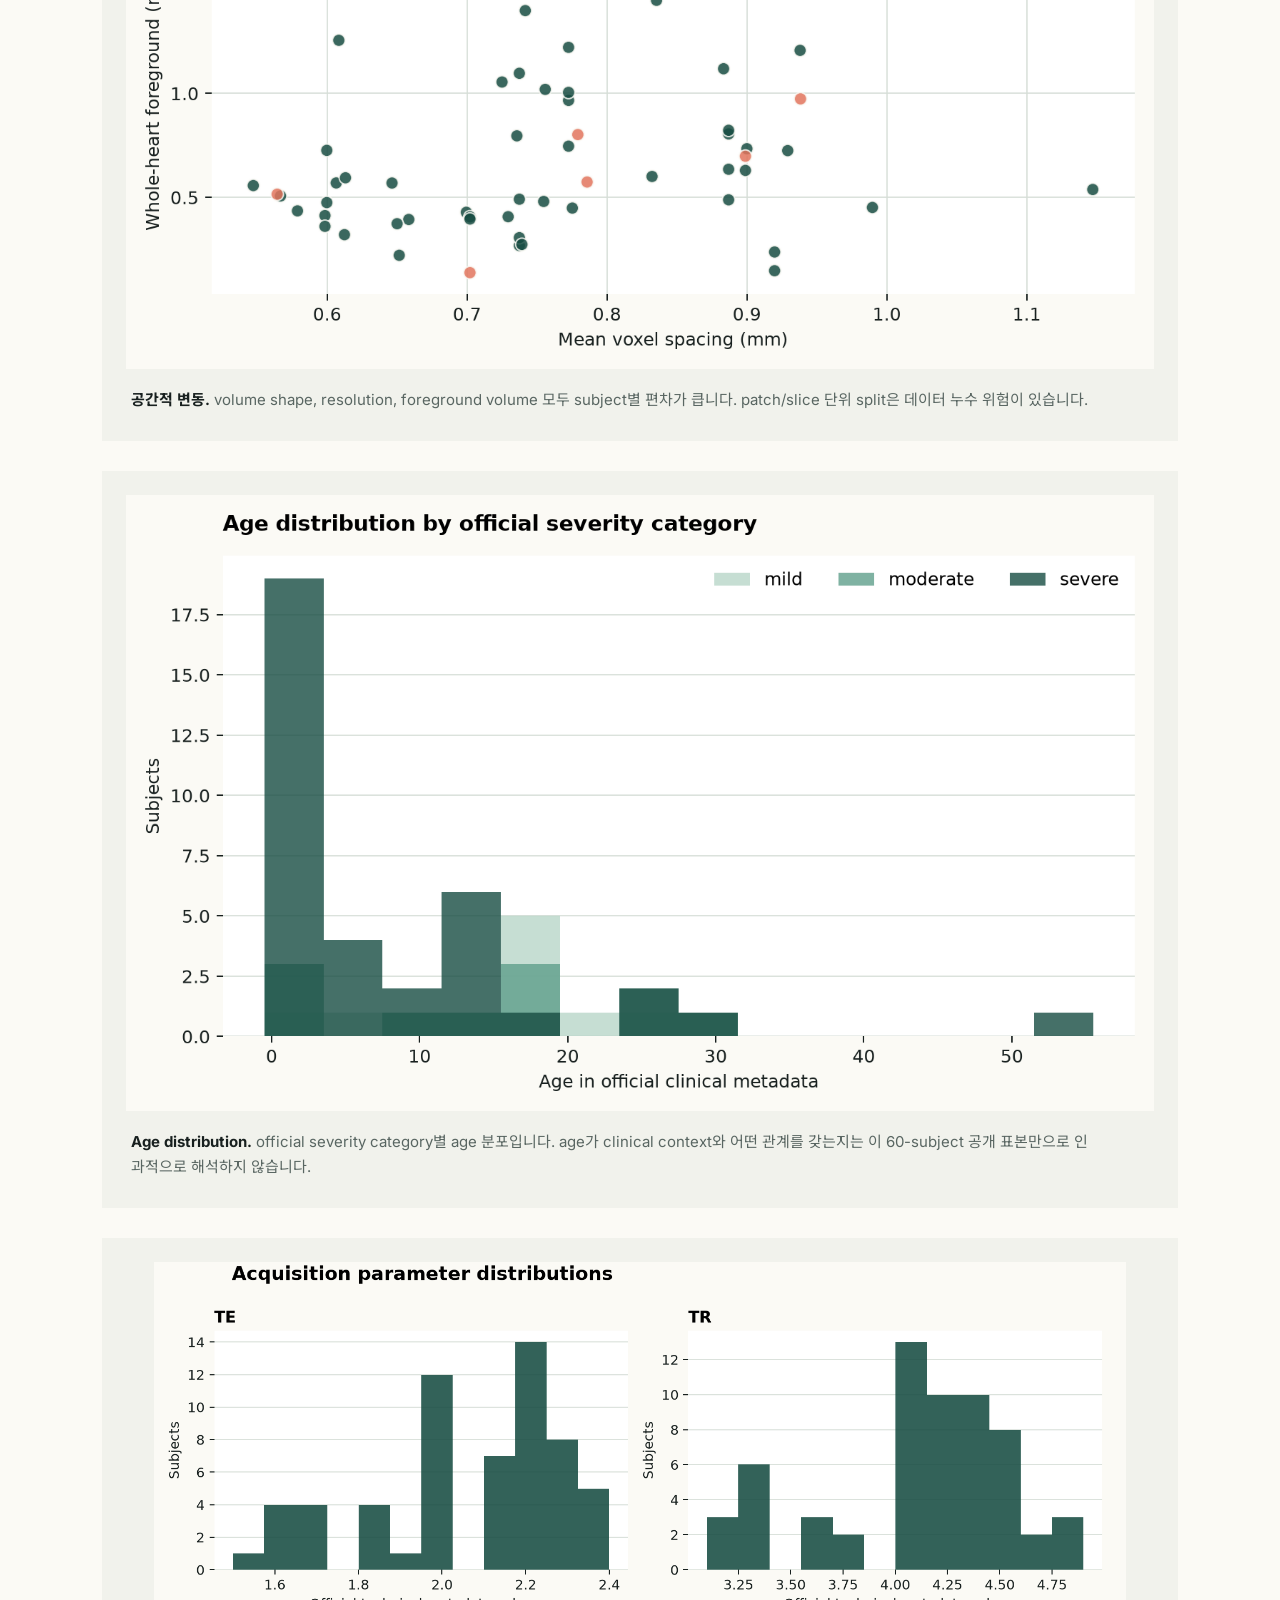
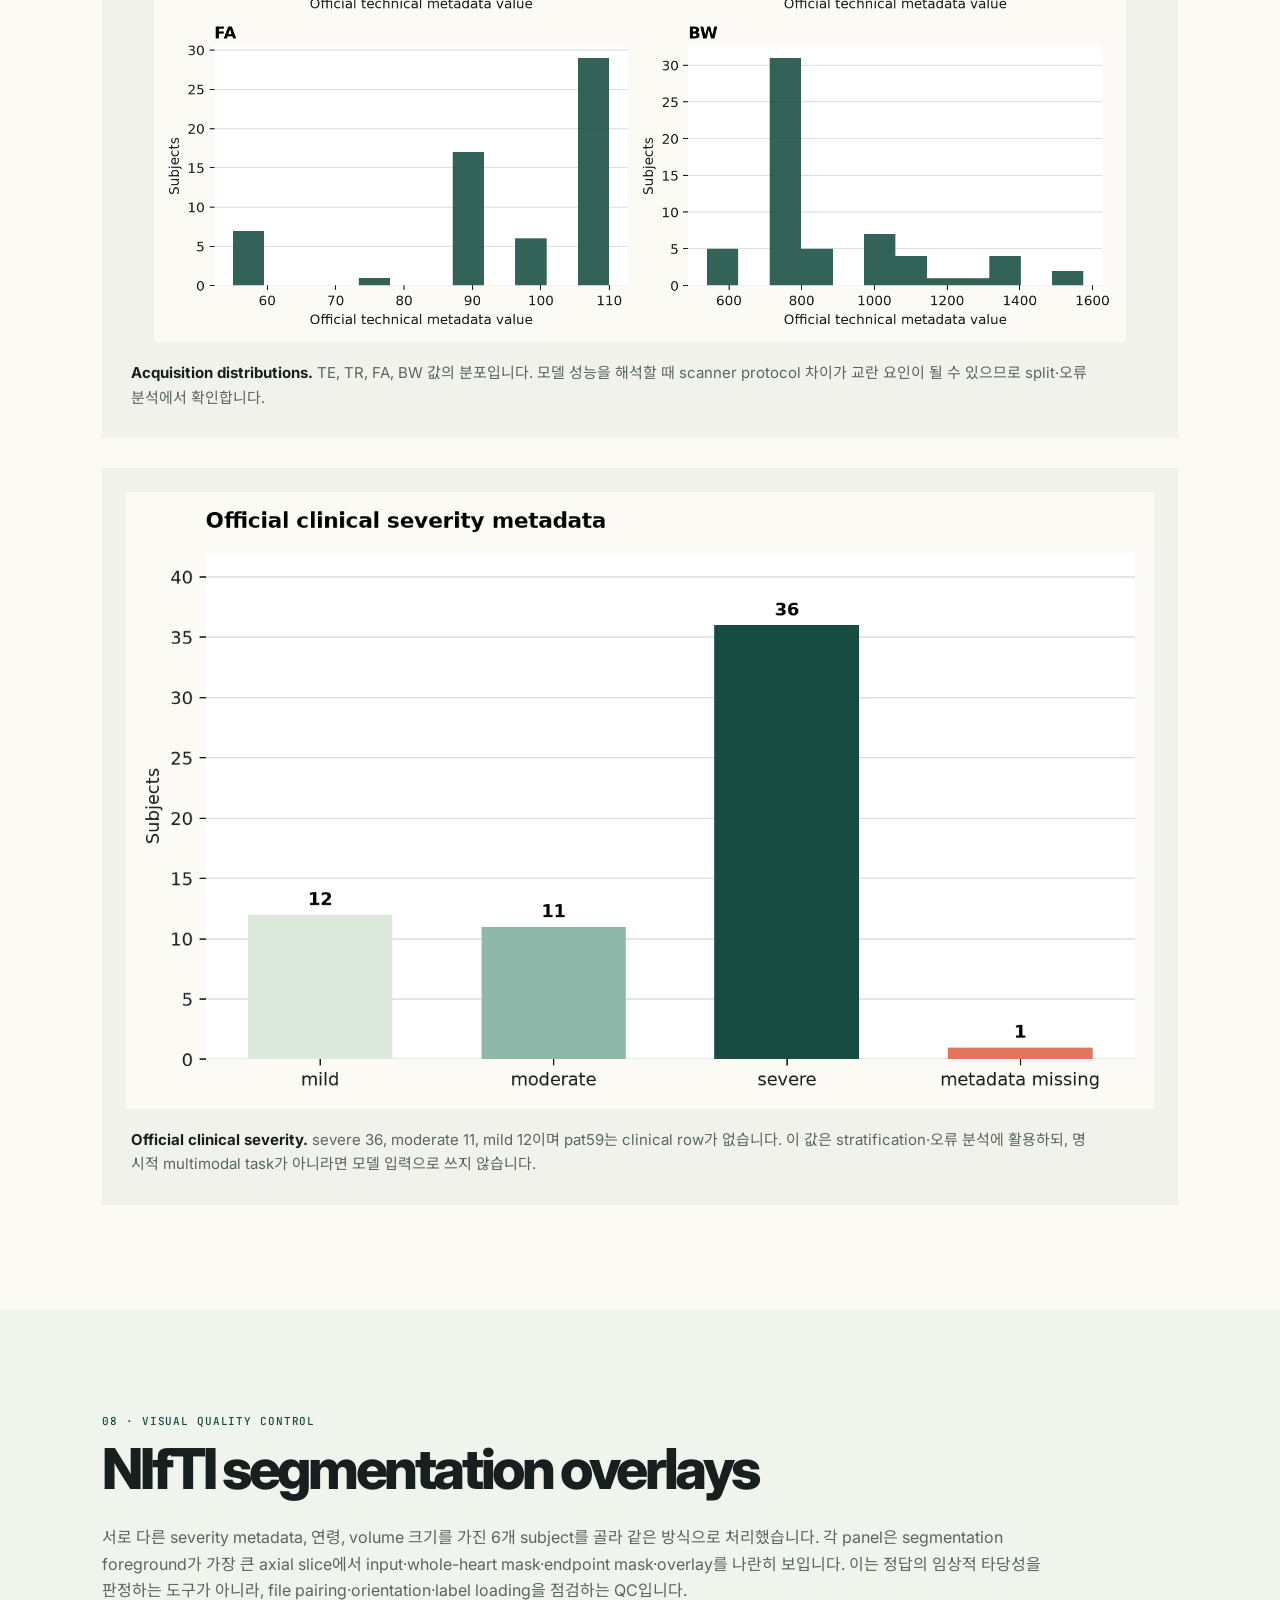
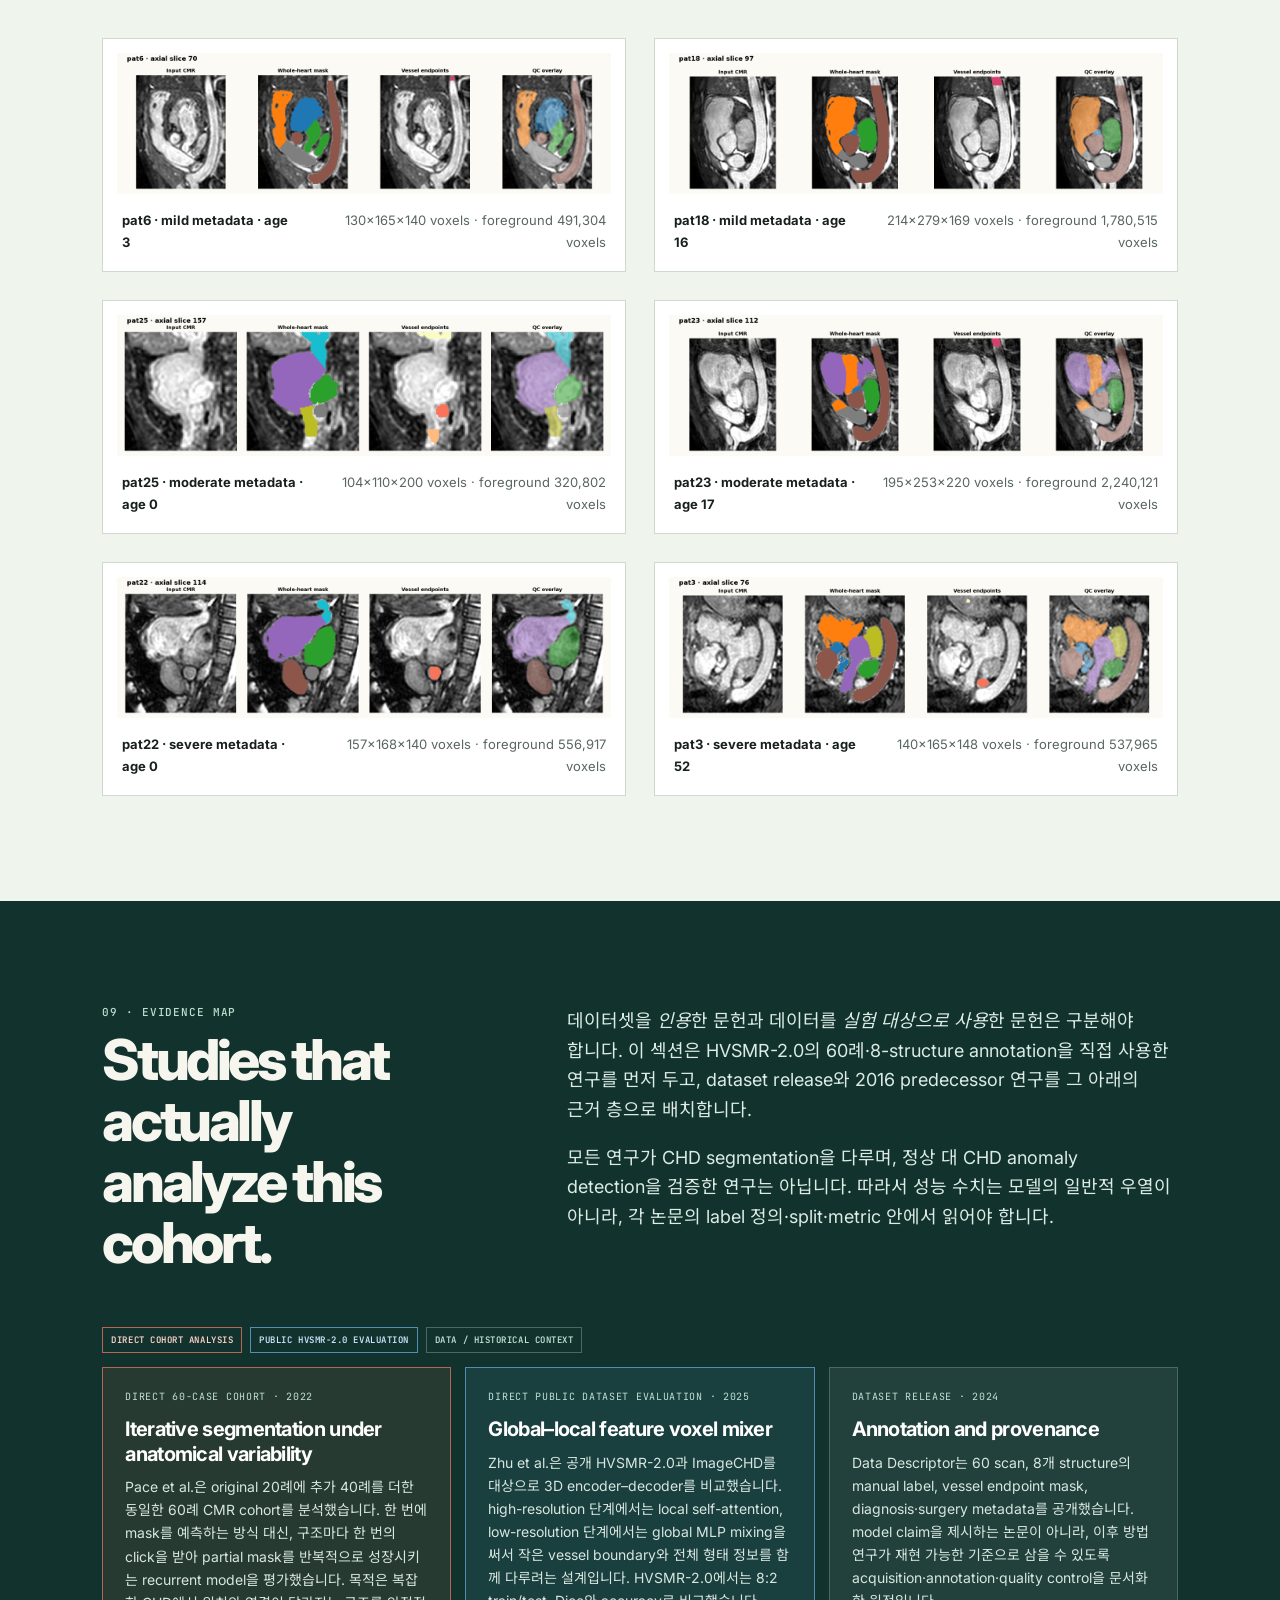
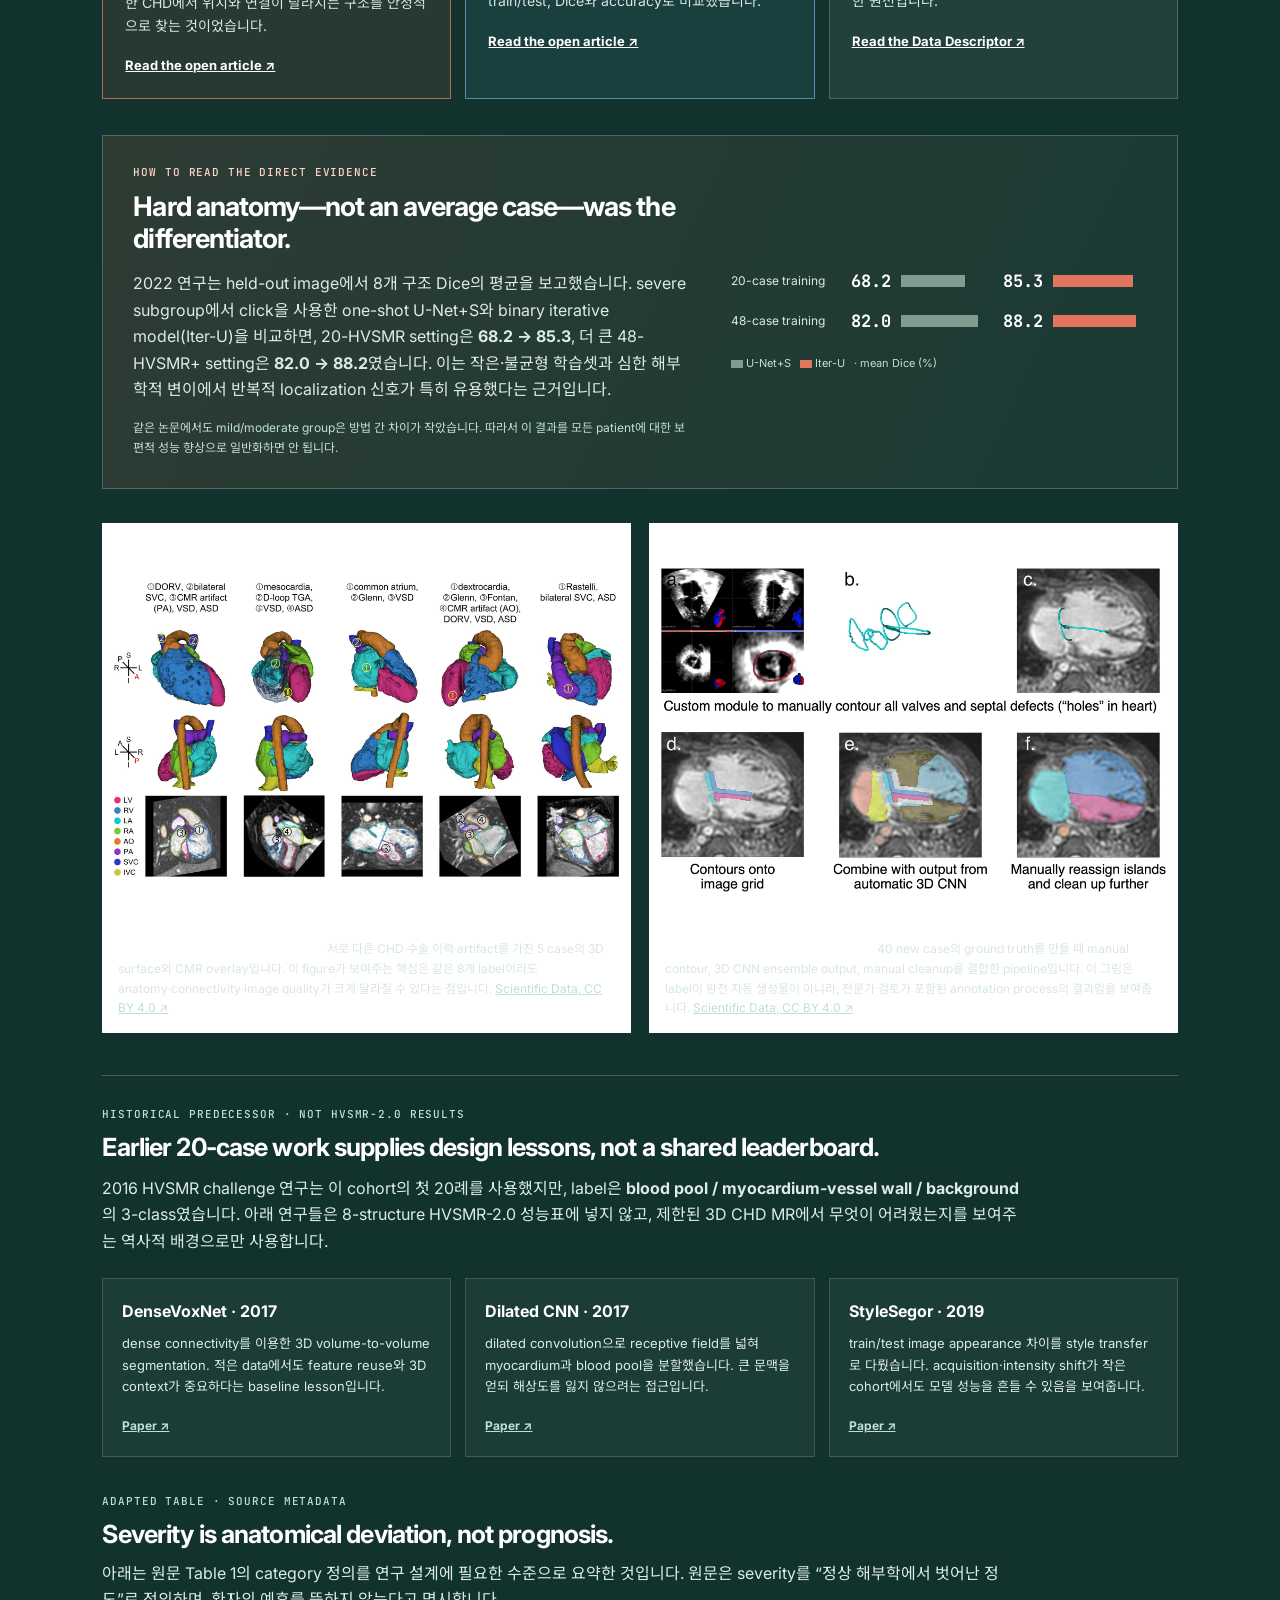
<file: hvsmr.html>
<!doctype html>
<html lang="ko">
  <head>
    <meta charset="utf-8" />
    <meta name="viewport" content="width=device-width, initial-scale=1" />
    <meta name="description" content="HVSMR-2.0 다운로드, 전처리, 품질 확인 및 분석 결과." />
    <title>HVSMR-2.0 분석 — BirthDefect</title>
    <link rel="stylesheet" href="styles.css" />
  </head>
  <body>
    <header class="dataset-hero">
      <nav aria-label="Main navigation">
        <a class="wordmark" href="index.html">BirthDefect<span>AI</span></a>
        <div class="nav-actions"><div class="nav-links"><a href="datasets.html">Datasets</a><a href="methods.html">Methods</a><a href="papers.html">Papers</a><a href="https://github.com/gohyunsu/birthdefect">GitHub ↗</a></div><a class="owner-chip" href="https://gohyunsu.github.io/" aria-label="Hyunsu Go personal website"><img src="assets/editorial/hyunsu-go-profile.png" alt="Hyunsu Go" /><span><small>Dataset lead</small>Hyunsu Go · 고현수</span></a></div>
      </nav>
      <div class="dataset-hero-copy">
        <p class="eyebrow">My assigned dataset · HVSMR-2.0</p>
        <h1>A 3D atlas of<br />congenital cardiac anatomy.</h1>
        <p>현수 담당 데이터셋. 공식 데이터를 직접 다운로드하고, 무결성 검증·NIfTI pairing·metadata 결합·구조별 라벨 감사·QC 시각화까지 수행한 기록입니다.</p>
        <div class="actions"><a class="button primary" href="hvsmr-anomaly.html">Anomaly detection plan</a><a class="button" href="#results">Explore results</a><a class="button" href="https://figshare.com/articles/dataset/HVSMR-2_0_cropped_norm_/25226363">Official Figshare ↗</a></div>
      </div>
      <div class="stat-ribbon">
        <div><strong>60</strong><span>CHD CMR subjects</span></div><div><strong>8</strong><span>cardiac structures</span></div><div><strong>361</strong><span>extracted files</span></div><div><strong>1.21 GB</strong><span>verified download</span></div>
      </div>
    </header>

    <main>
      <section class="section korean-section intro-grid">
        <div><p class="eyebrow">01 · Dataset overview</p><h2>What this dataset enables</h2></div>
        <div>
          <p>HVSMR-2.0은 선천성 심장질환(CHD) 환자의 3D cardiovascular MR(CMR) 60건과 수동 whole-heart segmentation을 제공하는 공개 데이터셋입니다. 4개 심장방과 4개 대혈관을 포함해, 단순한 정상/이상 분류보다 <b>복잡한 해부학적 구조를 복원하고 정량화</b>하는 연구에 적합합니다.</p>
          <div class="fact-grid"><article><span>모달리티</span><strong>3D CMR</strong><p>NIfTI (`.nii.gz`)</p></article><article><span>분할 라벨</span><strong>8 structures</strong><p>LV, RV, LA, RA, AO, PA, SVC, IVC</p></article><article><span>보조 정보</span><strong>metadata</strong><p>나이, severity, 진단·수술 정보, acquisition parameter</p></article><article><span>라이선스</span><strong>CC BY 4.0</strong><p>출처를 표기한 재사용 가능</p></article></div>
          <figure class="acquisition-photo"><img src="assets/editorial/mri-scanner-jan-ainali.jpg" alt="MRI scanner in a radiology suite" /><figcaption><b>MRI acquisition context.</b> HVSMR-2.0의 촬영 장비를 나타내는 사진은 아니며, 3D CMR이 획득되는 MRI 환경을 설명하는 참고 이미지입니다. Photo: <a href="https://commons.wikimedia.org/wiki/File:MRI-Philips.JPG">Jan Ainali</a>, <a href="https://creativecommons.org/licenses/by/3.0/">CC BY 3.0</a>, via Wikimedia Commons.</figcaption></figure>
        </div>
      </section>

      <section class="section pale korean-section" id="process">
        <p class="eyebrow">02 · Download and verification</p><h2>A reproducible acquisition workflow</h2>
        <div class="process-line">
          <article><b>01</b><h3>Select a variant</h3><p>공식 `orig`, `cropped`, `cropped_norm` 중 심장 crop·intensity normalization이 적용된 `cropped_norm`을 선택했습니다. 세 변형은 절대 섞지 않습니다.</p></article>
          <article><b>02</b><h3>Download official files</h3><p>Figshare article 25226363에서 ZIP과 clinical/technical CSV를 내려받았습니다. 원본 데이터는 Git에 저장하지 않습니다.</p></article>
          <article><b>03</b><h3>Verify integrity</h3><p>공개된 MD5와 로컬 파일의 MD5를 대조했습니다.<br /><code>6027791717a1ecf51b03e0d84f1acee7</code><br />결과: 일치</p></article>
          <article><b>04</b><h3>Extract and pair</h3><p>60 subject의 image·segmentation·endpoint mask를 포함한 361개 파일을 추출했습니다.</p></article>
          <article><b>05</b><h3>Audit and visualize</h3><p>image/mask pairing, shape, spacing, intensity, label voxel count, metadata를 manifest로 저장하고 QC overlay를 만들었습니다.</p></article>
        </div>
        <p class="callout"><b>다운로드 파일:</b> `cropped_norm.zip` 1,214,309,305 bytes. 공식 checksum과 일치했습니다. 데이터셋의 원본·가공본은 저장소에서 제외하고, 코드와 문서만 version control 합니다.</p>
      </section>

      <section class="section korean-section">
        <p class="eyebrow">03 · Preprocessing design</p><h2>Audit before you transform</h2>
        <div class="file-layout">
          <article><span>IMAGE</span><h3>`pat#_cropped_norm.nii.gz`</h3><p>심장 주변으로 crop되고 intensity normalization된 3D CMR입니다.</p></article>
          <article><span>SEGMENTATION</span><h3>`pat#_cropped_seg.nii.gz`</h3><p>8개 구조의 whole-heart ground truth입니다. 값 0은 background입니다.</p></article>
          <article><span>ENDPOINTS</span><h3>`pat#_cropped_seg_endpoints.nii.gz`</h3><p>대혈관의 optional extent를 표시해 공정한 segmentation 비교를 돕습니다.</p></article>
        </div>
        <div class="label-ontology"><div class="ontology-intro"><p class="eyebrow">Label ontology</p><h3>Eight cardiac structures, one background</h3><p>whole-heart segmentation mask의 voxel value는 아래 구조를 뜻합니다. <code>0</code>은 background이며, endpoint mask는 이 8개 class에 더해진 별도의 “9번째 class”가 아니라 대혈관 coverage 범위를 정의하는 보조 mask입니다.</p></div><div class="label-grid"><article><span>0</span><b>Background</b><p>심장·대혈관 외 영역</p></article><article><span>1</span><b>LV · Left ventricle</b><p>좌심실</p></article><article><span>2</span><b>RV · Right ventricle</b><p>우심실</p></article><article><span>3</span><b>LA · Left atrium</b><p>좌심방</p></article><article><span>4</span><b>RA · Right atrium</b><p>우심방</p></article><article><span>5</span><b>AO · Aorta</b><p>대동맥</p></article><article><span>6</span><b>PA · Pulmonary artery</b><p>폐동맥</p></article><article><span>7</span><b>SVC · Superior vena cava</b><p>상대정맥</p></article><article><span>8</span><b>IVC · Inferior vena cava</b><p>하대정맥</p></article></div></div>
        <div class="preprocess-grid"><div><h3>Executed audit</h3><ul><li>image, segmentation, endpoint mask의 subject별 pairing 검증</li><li>세 파일의 shape 동일성 검증</li><li>voxel spacing·intensity percentile·foreground volume 추출</li><li>8개 구조별 voxel 수와 미지 라벨 검사</li><li>clinical/technical metadata를 subject ID로 결합</li><li>최대 foreground axial slice 기준 QC overlay 3건 생성</li></ul></div><div class="code-card"><p>Reproducible command</p><code>.venv/bin/python src/preprocess_hvsmr.py<br />&nbsp;&nbsp;--data-dir datasets/raw/hvsmr-2.0/cropped_norm/extracted<br />&nbsp;&nbsp;--output-dir datasets/processed/hvsmr-2.0/cropped_norm<br />&nbsp;&nbsp;--clinical-csv …/hvsmr_clinical.csv<br />&nbsp;&nbsp;--technical-csv …/hvsmr_technical.csv</code><a href="https://github.com/gohyunsu/birthdefect/blob/main/src/preprocess_hvsmr.py">View preprocessing code ↗</a></div></div>
      </section>

      <section class="section pale korean-section command-section">
        <p class="eyebrow">04 · Reproducible command log</p><h2>From official archive to audited artifacts</h2>
        <p class="section-lede">아래는 이 프로젝트에서 실제 실행한 순서입니다. 데이터는 <code>cropped_norm</code> 한 변형만 사용합니다. <code>orig</code> 또는 <code>cropped</code>와 섞어 학습하면 안 됩니다.</p>
        <div class="command-grid">
          <article><div class="command-label"><span>Step 1</span><h3>Download official files</h3></div><pre><code>mkdir -p datasets/raw/hvsmr-2.0/cropped_norm

curl --fail --location --retry 3 --continue-at - \
  --output datasets/raw/hvsmr-2.0/cropped_norm/cropped_norm.zip \
  https://ndownloader.figshare.com/files/44561783

curl --fail --location --retry 3 \
  --output datasets/raw/hvsmr-2.0/cropped_norm/hvsmr_clinical.csv \
  https://ndownloader.figshare.com/files/44566094

curl --fail --location --retry 3 \
  --output datasets/raw/hvsmr-2.0/cropped_norm/hvsmr_technical.csv \
  https://ndownloader.figshare.com/files/44566097</code></pre><p>공식 Figshare artifact와 clinical/technical metadata를 각각 저장합니다.</p></article>
          <article><div class="command-label"><span>Step 2</span><h3>Verify and extract</h3></div><pre><code>md5sum datasets/raw/hvsmr-2.0/cropped_norm/cropped_norm.zip
# expected: 6027791717a1ecf51b03e0d84f1acee7

mkdir -p datasets/raw/hvsmr-2.0/cropped_norm/extracted
unzip -q datasets/raw/hvsmr-2.0/cropped_norm/cropped_norm.zip \
  -d datasets/raw/hvsmr-2.0/cropped_norm/extracted

find datasets/raw/hvsmr-2.0/cropped_norm/extracted -type f | wc -l
# observed: 361</code></pre><p>checksum 일치 후 압축을 해제합니다. 361개 파일에는 60 subject의 image·segmentation·endpoint 관련 파일이 들어 있습니다.</p></article>
          <article><div class="command-label"><span>Step 3</span><h3>Install audit environment</h3></div><pre><code>python -m venv .venv
.venv/bin/pip install -r requirements.txt

# requirements: nibabel, numpy, pandas, matplotlib</code></pre><p><code>nibabel</code>로 NIfTI header와 data array를 읽고, <code>pandas</code>로 subject-level manifest를 만듭니다.</p></article>
          <article><div class="command-label"><span>Step 4</span><h3>Create manifest and QC</h3></div><pre><code>.venv/bin/python src/preprocess_hvsmr.py \
  --data-dir datasets/raw/hvsmr-2.0/cropped_norm/extracted \
  --output-dir datasets/processed/hvsmr-2.0/cropped_norm \
  --clinical-csv datasets/raw/hvsmr-2.0/cropped_norm/hvsmr_clinical.csv \
  --technical-csv datasets/raw/hvsmr-2.0/cropped_norm/hvsmr_technical.csv

.venv/bin/python src/visualize_hvsmr.py \
  --manifest datasets/processed/hvsmr-2.0/cropped_norm/manifest.csv \
  --output-dir assets/hvsmr --case-id pat0</code></pre><p>geometry는 바꾸지 않고 audit artifact만 생성합니다. 실제 resampling은 이후 학습 transform 안에서 versioning합니다.</p></article>
        </div>
        <div class="artifact-table" role="table" aria-label="Preprocessing outputs"><div class="artifact-head" role="row"><span>Output</span><span>Observed result</span><span>Purpose</span></div><div role="row"><code>manifest.csv</code><span>60 rows × 67 columns</span><span>파일 경로, shape, spacing, intensity, 8개 label voxel 수, clinical/technical metadata</span></div><div role="row"><code>summary.csv</code><span>1 dataset-level row</span><span>subject 수, shape 범위, foreground median, 구조별 label presence</span></div><div role="row"><code>qc_overlays/*.png</code><span>3 axial QC images</span><span>pairing, orientation, label loading을 빠르게 확인</span></div><div role="row"><code>assets/hvsmr/*.png</code><span>6+ website visuals</span><span>집계 통계와 실제 처리 흐름을 연구 페이지에 표시</span></div></div>
        <div class="dictionary-wrap"><p class="eyebrow">Manifest column guide</p><h3>What each column means</h3><p class="dictionary-lede">manifest는 모델 학습용 label file이 아니라, 데이터 상태를 추적하고 split·전처리·오류 분석을 재현하기 위한 subject-level audit table입니다.</p><div class="column-dictionary"><article><div><span>Identity & files</span><h4>Which files belong together?</h4></div><p><code>subject_id</code>는 `pat#` ID, <code>Pat</code>는 숫자 ID입니다. <code>image_path</code>, <code>seg_path</code>, <code>endpoint_path</code>는 한 subject의 input CMR·whole-heart mask·endpoint mask 경로입니다.</p></article><article><div><span>Geometry</span><h4>What is the 3D grid?</h4></div><p><code>shape_x/y/z</code>는 NIfTI volume의 voxel 개수, <code>spacing_x/y/z_mm</code>는 각 축 voxel spacing(mm)입니다. 값이 다르므로 resize/resample 조건은 training transform으로 기록해야 합니다.</p></article><article><div><span>Intensity</span><h4>How is the input distributed?</h4></div><p><code>dtype</code>, <code>intensity_p01/p50/p99</code>는 입력 CMR의 자료형과 1·50·99 percentile입니다. 현재 변형은 normalized input이므로, 이 수치는 QC·outlier 탐지용입니다.</p></article><article><div><span>Segmentation</span><h4>Which structures are present?</h4></div><p><code>foreground_voxels</code>는 8개 구조 전체 voxel 수, <code>endpoint_voxels</code>는 endpoint mask voxel 수입니다. <code>voxels_LV</code>부터 <code>voxels_IVC</code>는 구조별 voxel 수이며 0은 해당 mask가 비어 있음을 뜻합니다.</p></article><article><div><span>Clinical metadata</span><h4>What does the cohort annotation say?</h4></div><p><code>Age</code>, <code>Category</code>는 나이와 official severity group입니다. <code>Normal</code>, <code>VSD</code>, <code>ASD</code>, <code>DORV</code>, 수술·해부학 variation column의 <code>X</code>는 제공 metadata의 flag입니다. 빈 값은 별도 임상 판정 대신 “flag가 기록되지 않음”으로 취급합니다.</p></article><article><div><span>Technical & legacy</span><h4>How was it acquired before?</h4></div><p><code>TE</code>, <code>TR</code>, <code>FA</code>, <code>BW</code>는 official technical CSV의 acquisition parameter입니다. <code>HVSMR2016</code>은 과거 challenge membership(train/test/no), <code>PaceMEDIA2022</code>는 prior-study reference입니다. 둘은 새 모델의 target label이 아닙니다.</p></article></div>
          <p class="dictionary-example"><b>Read a real row · pat0</b> <code>127×207×141</code> voxel grid, <code>0.885×0.885×0.890 mm</code> spacing, <code>foreground=635,209</code>, <code>Age=10</code>, <code>Category=moderate</code>, <code>TE=2.1</code>, <code>HVSMR2016=train</code>처럼 위 6개 column group의 값이 한 subject row에 함께 기록됩니다.</p>
      </section>

      <section class="section korean-section detailed-qc">
        <p class="eyebrow">05 · Input to output example</p><h2>One NIfTI volume, four audit views</h2>
        <p class="section-lede"><b>pat0, axial slice 70</b>의 실제 처리 사례입니다. 첫 패널은 현재 선택한 <code>cropped_norm</code> 입력 CMR입니다. 두 번째는 8-class whole-heart segmentation, 세 번째는 대혈관 optional extent를 위한 endpoint mask, 네 번째는 image 위에 segmentation을 합성한 QC overlay입니다.</p>
        <figure class="processing-figure"><img src="assets/hvsmr/pat0_processing_panel.png" alt="pat0 입력 CMR, whole-heart mask, vessel endpoint mask, QC overlay의 네 단계 처리 패널" /><figcaption>이 시각화는 모델의 최종 입력을 생성하는 별도의 augmentation이 아닙니다. 공식 input과 label이 올바르게 연결됐는지 검증하기 위해 생성한 inspection artifact입니다.</figcaption></figure>
        <div class="qc-steps"><article><span>Input</span><h3>Cropped & normalized CMR</h3><p>선택한 공식 변형의 3D image입니다. p01·p50·p99 intensity와 voxel spacing을 manifest에 기록합니다.</p></article><article><span>Label</span><h3>Whole-heart segmentation</h3><p>0은 background, 1~8은 LV/RV/LA/RA/AO/PA/SVC/IVC입니다. label별 voxel 수를 subject마다 저장합니다.</p></article><article><span>Extent</span><h3>Vessel endpoints</h3><p>대혈관의 required/optional 범위를 표현하는 별도 mask입니다. 서로 다른 예측의 평가 범위를 공정하게 맞추는 데 사용합니다.</p></article><article><span>Audit</span><h3>QC overlay</h3><p>최대 segmentation foreground slice에서 image와 label의 정렬을 육안으로 검사합니다. 임상 판독용 결과물은 아닙니다.</p></article></div>
      </section>

      <section class="section dark korean-section" id="results">
        <p class="eyebrow">06 · Observed results</p><h2>Characteristics across 60 volumes</h2>
        <div class="result-grid"><article><strong>83×95×77</strong><span>최소 volume shape</span></article><article><strong>273×322×220</strong><span>최대 volume shape</span></article><article><strong>0.728×0.734×0.808 mm</strong><span>평균 voxel spacing</span></article><article><strong>584,148</strong><span>median foreground voxels</span></article></div>
        <p class="result-note">입력 shape과 spacing이 일정하지 않으므로, 학습 중 resampling/cropping은 명시적인 transform으로 고정하고 원본 NIfTI 자체는 변경하지 않는 것이 안전합니다.</p>
      </section>

      <section class="section korean-section chart-section">
        <p class="eyebrow">07 · Labels, resolution, metadata</p><h2>Quantifying dataset variation</h2>
        <p class="eda-note"><b>EDA의 범위.</b> 모든 67개 column을 독립 chart로 그리면 핵심 신호보다 표본 수 60의 noise가 커집니다. 따라서 (1) patient·clinical, (2) acquisition, (3) image geometry·intensity, (4) label presence·volume 네 그룹의 분포와 결측을 확인합니다. diagnosis/surgery flag는 표본 수가 충분한 항목만 이후 별도 cross-tab으로 탐색합니다.</p>
        <div class="chart-grid"><figure><img src="assets/hvsmr/label_presence.png" alt="60명에 대한 구조별 segmentation annotation 존재 수" /><figcaption><b>구조별 라벨 존재성.</b> LV·LA·AO·PA·SVC·IVC는 60명 전원에 있지만 RV는 54명, RA는 50명에만 있습니다. 결손 구조를 background로 간주하지 말아야 합니다.</figcaption></figure><figure><img src="assets/hvsmr/label_volume_distribution.png" alt="심장 구조별 annotation voxel volume 분포" /><figcaption><b>구조별 label volume.</b> mask가 존재하는 subject만 포함해 구조별 voxel 수의 범위를 비교했습니다. 작은 SVC/IVC는 class imbalance와 작은-object segmentation 난이도를 시사합니다.</figcaption></figure><figure><img src="assets/hvsmr/spatial_variation.png" alt="Voxel spacing과 whole-heart foreground voxel 수의 subject별 분포" /><figcaption><b>공간적 변동.</b> volume shape, resolution, foreground volume 모두 subject별 편차가 큽니다. patch/slice 단위 split은 데이터 누수 위험이 있습니다.</figcaption></figure><figure><img src="assets/hvsmr/age_distribution.png" alt="severity category별 age distribution" /><figcaption><b>Age distribution.</b> official severity category별 age 분포입니다. age가 clinical context와 어떤 관계를 갖는지는 이 60-subject 공개 표본만으로 인과적으로 해석하지 않습니다.</figcaption></figure><figure><img src="assets/hvsmr/acquisition_distribution.png" alt="TE TR FA BW acquisition parameter distributions" /><figcaption><b>Acquisition distributions.</b> TE, TR, FA, BW 값의 분포입니다. 모델 성능을 해석할 때 scanner protocol 차이가 교란 요인이 될 수 있으므로 split·오류 분석에서 확인합니다.</figcaption></figure><figure><img src="assets/hvsmr/clinical_category.png" alt="Clinical severity category 분포" /><figcaption><b>Official clinical severity.</b> severe 36, moderate 11, mild 12이며 pat59는 clinical row가 없습니다. 이 값은 stratification·오류 분석에 활용하되, 명시적 multimodal task가 아니라면 모델 입력으로 쓰지 않습니다.</figcaption></figure></div>
      </section>

      <section class="section pale korean-section">
        <p class="eyebrow">08 · Visual quality control</p><h2>NIfTI segmentation overlays</h2>
        <p class="section-lede">서로 다른 severity metadata, 연령, volume 크기를 가진 6개 subject를 골라 같은 방식으로 처리했습니다. 각 panel은 segmentation foreground가 가장 큰 axial slice에서 input·whole-heart mask·endpoint mask·overlay를 나란히 보입니다. 이는 정답의 임상적 타당성을 판정하는 도구가 아니라, file pairing·orientation·label loading을 점검하는 QC입니다.</p>
        <div class="sample-gallery"><figure><img src="assets/hvsmr/pat6_processing_panel.png" alt="pat6의 input CMR, segmentation, endpoint, QC overlay" /><figcaption><b>pat6 · mild metadata · age 3</b><span>130×165×140 voxels · foreground 491,304 voxels</span></figcaption></figure><figure><img src="assets/hvsmr/pat18_processing_panel.png" alt="pat18의 input CMR, segmentation, endpoint, QC overlay" /><figcaption><b>pat18 · mild metadata · age 16</b><span>214×279×169 voxels · foreground 1,780,515 voxels</span></figcaption></figure><figure><img src="assets/hvsmr/pat25_processing_panel.png" alt="pat25의 input CMR, segmentation, endpoint, QC overlay" /><figcaption><b>pat25 · moderate metadata · age 0</b><span>104×110×200 voxels · foreground 320,802 voxels</span></figcaption></figure><figure><img src="assets/hvsmr/pat23_processing_panel.png" alt="pat23의 input CMR, segmentation, endpoint, QC overlay" /><figcaption><b>pat23 · moderate metadata · age 17</b><span>195×253×220 voxels · foreground 2,240,121 voxels</span></figcaption></figure><figure><img src="assets/hvsmr/pat22_processing_panel.png" alt="pat22의 input CMR, segmentation, endpoint, QC overlay" /><figcaption><b>pat22 · severe metadata · age 0</b><span>157×168×140 voxels · foreground 556,917 voxels</span></figcaption></figure><figure><img src="assets/hvsmr/pat3_processing_panel.png" alt="pat3의 input CMR, segmentation, endpoint, QC overlay" /><figcaption><b>pat3 · severe metadata · age 52</b><span>140×165×148 voxels · foreground 537,965 voxels</span></figcaption></figure></div>
      </section>

      <section class="section dark hvsmr-studies" id="related-studies">
        <div class="paper-intro"><div><p class="eyebrow">09 · Evidence map</p><h2>Studies that actually analyze this cohort.</h2></div><div><p>데이터셋을 <i>인용</i>한 문헌과 데이터를 <i>실험 대상으로 사용</i>한 문헌은 구분해야 합니다. 이 섹션은 HVSMR-2.0의 60례·8-structure annotation을 직접 사용한 연구를 먼저 두고, dataset release와 2016 predecessor 연구를 그 아래의 근거 층으로 배치합니다.</p><p>모든 연구가 CHD segmentation을 다루며, 정상 대 CHD anomaly detection을 검증한 연구는 아닙니다. 따라서 성능 수치는 모델의 일반적 우열이 아니라, 각 논문의 label 정의·split·metric 안에서 읽어야 합니다.</p></div></div>

        <div class="evidence-legend"><span class="evidence-direct">DIRECT COHORT ANALYSIS</span><span class="evidence-public">PUBLIC HVSMR-2.0 EVALUATION</span><span>DATA / HISTORICAL CONTEXT</span></div>
        <div class="hvsmr-study-grid"><article class="study-direct"><span>Direct 60-case cohort · 2022</span><h3>Iterative segmentation under anatomical variability</h3><p>Pace et al.은 original 20례에 추가 40례를 더한 동일한 60례 CMR cohort를 분석했습니다. 한 번에 mask를 예측하는 방식 대신, 구조마다 한 번의 click을 받아 partial mask를 반복적으로 성장시키는 recurrent model을 평가했습니다. 목적은 복잡한 CHD에서 위치와 연결이 달라지는 구조를 안정적으로 찾는 것이었습니다.</p><a href="https://pmc.ncbi.nlm.nih.gov/articles/PMC9617683/">Read the open article ↗</a></article><article class="study-public"><span>Direct public dataset evaluation · 2025</span><h3>Global–local feature voxel mixer</h3><p>Zhu et al.은 공개 HVSMR-2.0과 ImageCHD를 대상으로 3D encoder–decoder를 비교했습니다. high-resolution 단계에서는 local self-attention, low-resolution 단계에서는 global MLP mixing을 써서 작은 vessel boundary와 전체 형태 정보를 함께 다루려는 설계입니다. HVSMR-2.0에서는 8:2 train/test, Dice와 accuracy로 비교했습니다.</p><a href="https://www.nature.com/articles/s41598-025-96251-9">Read the open article ↗</a></article><article><span>Dataset release · 2024</span><h3>Annotation and provenance</h3><p>Data Descriptor는 60 scan, 8개 structure의 manual label, vessel endpoint mask, diagnosis·surgery metadata를 공개했습니다. model claim을 제시하는 논문이 아니라, 이후 방법 연구가 재현 가능한 기준으로 삼을 수 있도록 acquisition·annotation·quality control을 문서화한 원전입니다.</p><a href="https://pmc.ncbi.nlm.nih.gov/articles/PMC11219801/">Read the Data Descriptor ↗</a></article></div>

        <div class="hvsmr-result-panel"><div><p class="eyebrow">How to read the direct evidence</p><h3>Hard anatomy—not an average case—was the differentiator.</h3><p>2022 연구는 held-out image에서 8개 구조 Dice의 평균을 보고했습니다. severe subgroup에서 click을 사용한 one-shot U-Net+S와 binary iterative model(Iter-U)을 비교하면, 20-HVSMR setting은 <b>68.2 → 85.3</b>, 더 큰 48-HVSMR+ setting은 <b>82.0 → 88.2</b>였습니다. 이는 작은·불균형 학습셋과 심한 해부학적 변이에서 반복적 localization 신호가 특히 유용했다는 근거입니다.</p><p class="microcopy">같은 논문에서도 mild/moderate group은 방법 간 차이가 작았습니다. 따라서 이 결과를 모든 patient에 대한 보편적 성능 향상으로 일반화하면 안 됩니다.</p></div><div class="result-steps" aria-label="2022 severe subgroup mean Dice comparison"><div><span>20-case training</span><b>68.2</b><i style="width:68.2%"></i><strong>85.3</strong><em style="width:85.3%"></em></div><div><span>48-case training</span><b>82.0</b><i style="width:82%"></i><strong>88.2</strong><em style="width:88.2%"></em></div><p><i></i> U-Net+S &nbsp; <em></em> Iter-U &nbsp; · mean Dice (%)</p></div></div>

        <div class="hvsmr-source-figures"><figure><img src="assets/hvsmr/original/pace-2024-figure-1.jpg" alt="Pace et al. 2024 Figure 1: five examples of whole-heart segmentation in HVSMR-2.0" /><figcaption><b>Original Figure 1 · Pace et al., 2024.</b> 서로 다른 CHD·수술 이력·artifact를 가진 5 case의 3D surface와 CMR overlay입니다. 이 figure가 보여주는 핵심은 같은 8개 label이라도 anatomy·connectivity·image quality가 크게 달라질 수 있다는 점입니다. <a href="https://pmc.ncbi.nlm.nih.gov/articles/PMC11219801/">Scientific Data, CC BY 4.0 ↗</a></figcaption></figure><figure><img src="assets/hvsmr/original/pace-2024-figure-2.jpg" alt="Pace et al. 2024 Figure 2: semi-automatic ground-truth segmentation workflow" /><figcaption><b>Original Figure 2 · Pace et al., 2024.</b> 40 new case의 ground truth를 만들 때 manual contour, 3D CNN ensemble output, manual cleanup을 결합한 pipeline입니다. 이 그림은 label이 완전 자동 생성물이 아니라, 전문가 검토가 포함된 annotation process의 결과임을 보여줍니다. <a href="https://pmc.ncbi.nlm.nih.gov/articles/PMC11219801/">Scientific Data, CC BY 4.0 ↗</a></figcaption></figure></div>

        <div class="historical-studies"><p class="eyebrow">Historical predecessor · not HVSMR-2.0 results</p><h3>Earlier 20-case work supplies design lessons, not a shared leaderboard.</h3><p>2016 HVSMR challenge 연구는 이 cohort의 첫 20례를 사용했지만, label은 <b>blood pool / myocardium-vessel wall / background</b>의 3-class였습니다. 아래 연구들은 8-structure HVSMR-2.0 성능표에 넣지 않고, 제한된 3D CHD MR에서 무엇이 어려웠는지를 보여주는 역사적 배경으로만 사용합니다.</p><div class="historical-grid"><article><h4>DenseVoxNet · 2017</h4><p>dense connectivity를 이용한 3D volume-to-volume segmentation. 적은 data에서도 feature reuse와 3D context가 중요하다는 baseline lesson입니다.</p><a href="https://arxiv.org/abs/1708.00573">Paper ↗</a></article><article><h4>Dilated CNN · 2017</h4><p>dilated convolution으로 receptive field를 넓혀 myocardium과 blood pool을 분할했습니다. 큰 문맥을 얻되 해상도를 잃지 않으려는 접근입니다.</p><a href="https://arxiv.org/abs/1704.03669">Paper ↗</a></article><article><h4>StyleSegor · 2019</h4><p>train/test image appearance 차이를 style transfer로 다뤘습니다. acquisition·intensity shift가 작은 cohort에서도 모델 성능을 흔들 수 있음을 보여줍니다.</p><a href="https://arxiv.org/abs/1909.09716">Paper ↗</a></article></div></div>
        <div class="hvsmr-table-wrap"><p class="eyebrow">Adapted table · source metadata</p><h3>Severity is anatomical deviation, not prognosis.</h3><p>아래는 원문 Table 1의 category 정의를 연구 설계에 필요한 수준으로 요약한 것입니다. 원문은 severity를 “정상 해부학에서 벗어난 정도”로 정의하며, 환자의 예후를 뜻하지 않는다고 명시합니다.</p><div class="hvsmr-severity-table"><div class="table-head"><span>Source category</span><span>Count</span><span>Meaning in the paper</span><span>Use in this project</span></div><div><b>Mild</b><strong>12</strong><span>대체로 정상 anatomy, 수술 후 정상화, 또는 경·중등 dilation</span><span>reference subgroup 후보; 정상군으로 단정하지 않음</span></div><div><b>Moderate</b><strong>11</strong><span>abnormal connectivity, septal defect, bilateral SVC, severe dilation 등</span><span>stratified segmentation / structure analysis</span></div><div><b>Severe</b><strong>37</strong><span>malposition, L-loop TGA, single ventricle, common atrium, major reconstruction 등</span><span>hard-case subgroup; anomaly target의 자동 정답은 아님</span></div></div><aside class="dark-note"><b>Metadata reconciliation.</b> 원 논문 Table 1은 12 mild / 11 moderate / 37 severe로 60명 전체를 분류합니다. 현재 내려받아 join한 local clinical CSV에는 pat59 row가 없어 manifest상 59명만 category가 연결됩니다. 따라서 local EDA의 severe 36과 원문 37을 같은 값처럼 취급하지 말고, pat59의 source metadata를 별도 reconciliation해야 합니다.</aside></div>
      </section>

      <section class="section korean-section takeaway-grid">
        <div><p class="eyebrow">10 · Implications</p><h2>Checks before model training</h2></div>
        <div><article><h3>1. Label-presence-aware evaluation</h3><p>RV·RA가 없는 subject에서 해당 class의 Dice를 단순 평균하면 안 됩니다. 구조가 존재하는 case와 존재하지 않는 case를 분리해 보고합니다.</p></article><article><h3>2. Patient-level split</h3><p>하나의 subject에서 나온 slice·patch가 train/test에 동시에 들어가면 성능이 과대평가됩니다. 60명 단위로 split을 versioning합니다.</p></article><article><h3>3. Legacy split caution</h3><p>20명은 과거 HVSMR 2016 challenge subset입니다(train 10, test 10). 현재 연구에서는 새 60-subject split을 정의하고, legacy membership은 stratification 정보로만 남깁니다.</p></article><article><h3>4. Modality boundary</h3><p>이 데이터는 fetal ultrasound video의 직접 학습셋이 아닙니다. 3D 심장 구조 분할·표현 학습·구조 기반 auxiliary task를 검증하는 benchmark로 사용합니다.</p></article></div>
      </section>
    </main>
    <footer><span>BirthDefect-AI · HVSMR-2.0 preprocessing by Gohyunsu</span><a href="https://github.com/gohyunsu/birthdefect/blob/main/reports/hvsmr-2.0-preprocessing.md">상세 실행 기록 ↗</a></footer>
  </body>
</html>
</file>
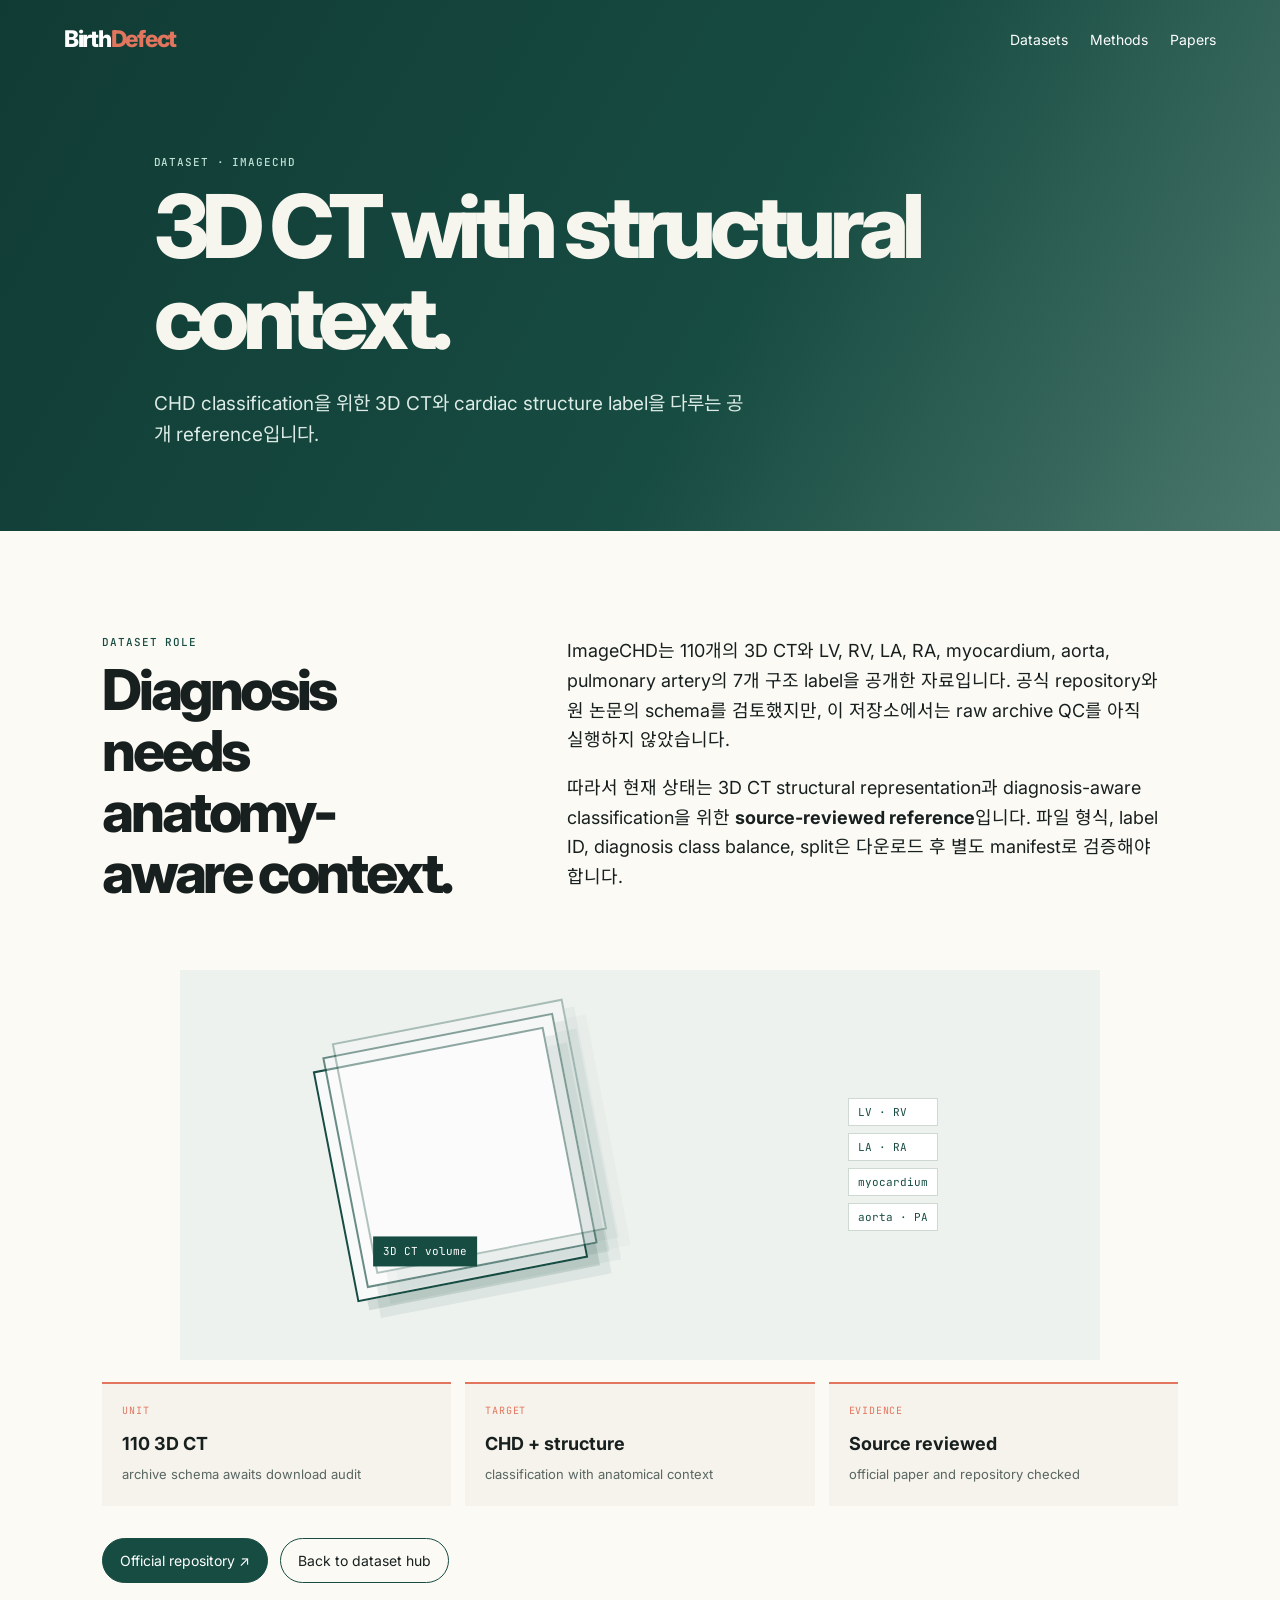
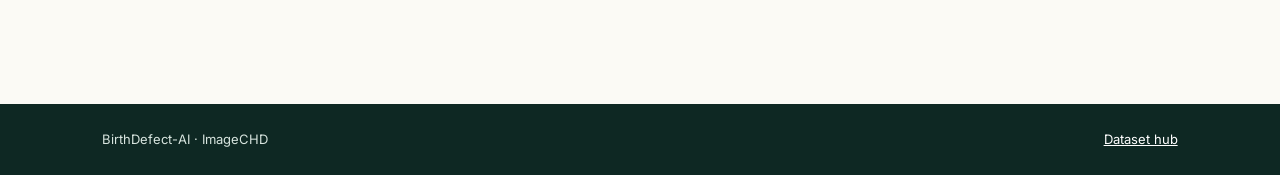
<file: imagechd.html>
<!doctype html><html lang="en"><head><meta charset="utf-8" /><meta name="viewport" content="width=device-width, initial-scale=1" /><title>ImageCHD — BirthDefect</title><link rel="stylesheet" href="styles.css" /></head><body><header class="dataset-detail-hero"><nav><a class="wordmark" href="index.html">Birth<span>Defect</span></a><div class="nav-links"><a href="datasets.html">Datasets</a><a href="methods.html">Methods</a><a href="papers.html">Papers</a></div></nav><div class="dataset-detail-copy"><p class="eyebrow">Dataset · ImageCHD</p><h1>3D CT with structural context.</h1><p class="lede">CHD classification을 위한 3D CT와 cardiac structure label을 다루는 공개 reference입니다.</p></div></header><main><section class="section dataset-detail"><div class="paper-intro"><div><p class="eyebrow">Dataset role</p><h2>Diagnosis needs anatomy-aware context.</h2></div><div><p>ImageCHD는 110개의 3D CT와 LV, RV, LA, RA, myocardium, aorta, pulmonary artery의 7개 구조 label을 공개한 자료입니다. 공식 repository와 원 논문의 schema를 검토했지만, 이 저장소에서는 raw archive QC를 아직 실행하지 않았습니다.</p><p>따라서 현재 상태는 3D CT structural representation과 diagnosis-aware classification을 위한 <b>source-reviewed reference</b>입니다. 파일 형식, label ID, diagnosis class balance, split은 다운로드 후 별도 manifest로 검증해야 합니다.</p></div></div><div class="ct-visual dataset-detail-visual" role="img" aria-label="Illustration of ImageCHD 3D CT structure labels"><div class="ct-stack"><i></i><i></i><i></i><b>3D CT volume</b></div><div class="ct-labels"><span>LV · RV</span><span>LA · RA</span><span>myocardium</span><span>aorta · PA</span></div></div><div class="detail-facts"><article><span>Unit</span><b>110 3D CT</b><p>archive schema awaits download audit</p></article><article><span>Target</span><b>CHD + structure</b><p>classification with anatomical context</p></article><article><span>Evidence</span><b>Source reviewed</b><p>official paper and repository checked</p></article></div><p class="actions"><a class="button primary" href="https://github.com/XiaoweiXu/ImageCHD-A-3D-Computed-Tomography-Image-Dataset-for-Classification-of-Congenital-Heart-Disease">Official repository ↗</a><a class="button" href="datasets.html">Back to dataset hub</a></p></section></main><footer><span>BirthDefect-AI · ImageCHD</span><a href="datasets.html">Dataset hub</a></footer></body></html>
</file>
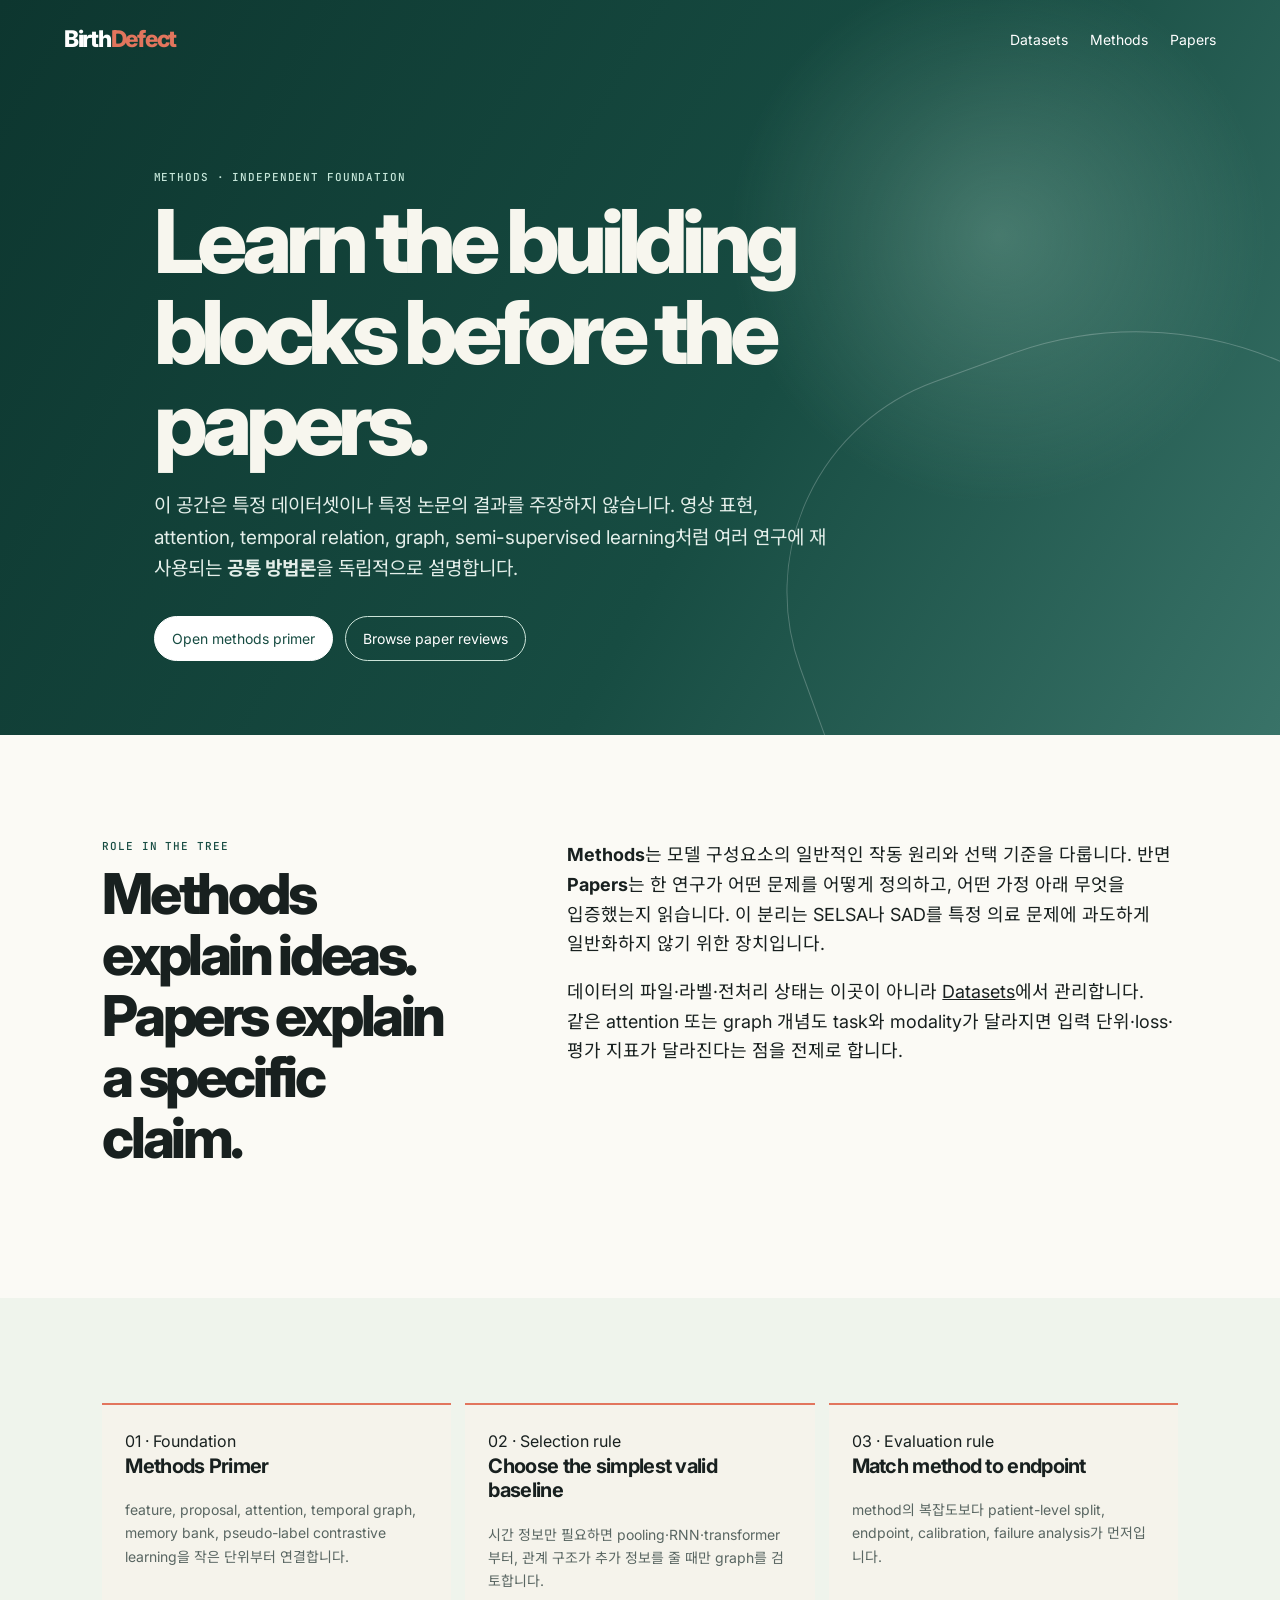
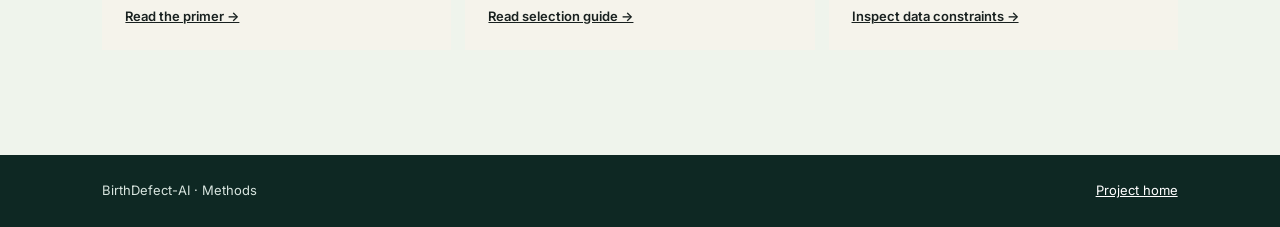
<file: methods.html>
<!doctype html>
<html lang="en">
  <head><meta charset="utf-8" /><meta name="viewport" content="width=device-width, initial-scale=1" /><title>Methods — BirthDefect</title><link rel="stylesheet" href="styles.css" /></head>
  <body>
    <header class="atlas-hero methods-hero">
      <nav><a class="wordmark" href="index.html">Birth<span>Defect</span></a><div class="nav-links"><a href="datasets.html">Datasets</a><a href="methods.html">Methods</a><a href="papers.html">Papers</a></div></nav>
      <div class="atlas-copy"><p class="eyebrow">Methods · independent foundation</p><h1>Learn the building blocks before the papers.</h1><p class="lede">이 공간은 특정 데이터셋이나 특정 논문의 결과를 주장하지 않습니다. 영상 표현, attention, temporal relation, graph, semi-supervised learning처럼 여러 연구에 재사용되는 <b>공통 방법론</b>을 독립적으로 설명합니다.</p><p class="actions"><a class="button primary" href="primer.html">Open methods primer</a><a class="button" href="papers.html">Browse paper reviews</a></p></div>
    </header>
    <main>
      <section class="section catalog-intro"><div class="paper-intro"><div><p class="eyebrow">Role in the tree</p><h2>Methods explain ideas. Papers explain a specific claim.</h2></div><div><p><b>Methods</b>는 모델 구성요소의 일반적인 작동 원리와 선택 기준을 다룹니다. 반면 <b>Papers</b>는 한 연구가 어떤 문제를 어떻게 정의하고, 어떤 가정 아래 무엇을 입증했는지 읽습니다. 이 분리는 SELSA나 SAD를 특정 의료 문제에 과도하게 일반화하지 않기 위한 장치입니다.</p><p>데이터의 파일·라벨·전처리 상태는 이곳이 아니라 <a href="datasets.html">Datasets</a>에서 관리합니다. 같은 attention 또는 graph 개념도 task와 modality가 달라지면 입력 단위·loss·평가 지표가 달라진다는 점을 전제로 합니다.</p></div></div></section>
      <section class="section pale"><div class="method-notes methods-index"><article><span>01 · Foundation</span><h3>Methods Primer</h3><p>feature, proposal, attention, temporal graph, memory bank, pseudo-label contrastive learning을 작은 단위부터 연결합니다.</p><a href="primer.html">Read the primer →</a></article><article><span>02 · Selection rule</span><h3>Choose the simplest valid baseline</h3><p>시간 정보만 필요하면 pooling·RNN·transformer부터, 관계 구조가 추가 정보를 줄 때만 graph를 검토합니다.</p><a href="primer.html#roadmap">Read selection guide →</a></article><article><span>03 · Evaluation rule</span><h3>Match method to endpoint</h3><p>method의 복잡도보다 patient-level split, endpoint, calibration, failure analysis가 먼저입니다.</p><a href="datasets.html">Inspect data constraints →</a></article></div></section>
    </main>
    <footer><span>BirthDefect-AI · Methods</span><a href="index.html">Project home</a></footer>
  </body>
</html>
</file>
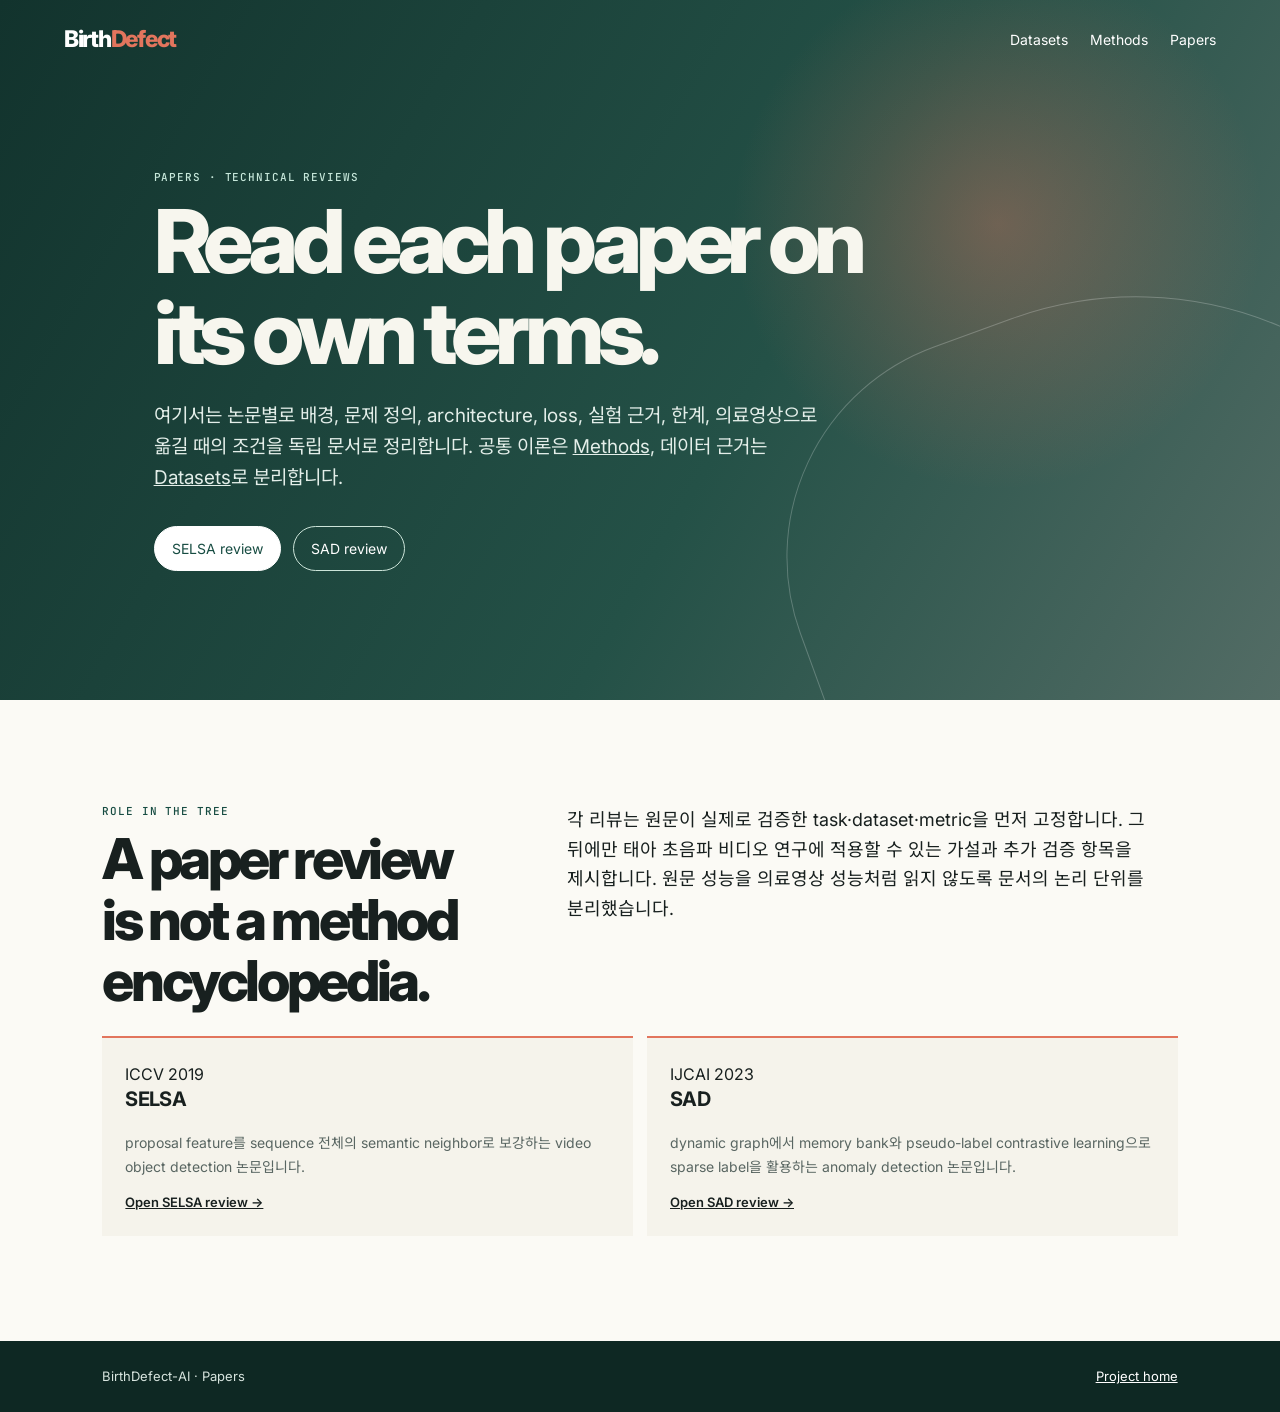
<file: papers.html>
<!doctype html>
<html lang="en">
  <head><meta charset="utf-8" /><meta name="viewport" content="width=device-width, initial-scale=1" /><title>Papers — BirthDefect</title><link rel="stylesheet" href="styles.css" /></head>
  <body>
    <header class="atlas-hero papers-hero">
      <nav><a class="wordmark" href="index.html">Birth<span>Defect</span></a><div class="nav-links"><a href="datasets.html">Datasets</a><a href="methods.html">Methods</a><a href="papers.html">Papers</a></div></nav>
      <div class="atlas-copy"><p class="eyebrow">Papers · technical reviews</p><h1>Read each paper on its own terms.</h1><p class="lede">여기서는 논문별로 배경, 문제 정의, architecture, loss, 실험 근거, 한계, 의료영상으로 옮길 때의 조건을 독립 문서로 정리합니다. 공통 이론은 <a href="methods.html">Methods</a>, 데이터 근거는 <a href="datasets.html">Datasets</a>로 분리합니다.</p><p class="actions"><a class="button primary" href="selsa.html">SELSA review</a><a class="button" href="sad.html">SAD review</a></p></div>
    </header>
    <main>
      <section class="section catalog-intro"><div class="paper-intro"><div><p class="eyebrow">Role in the tree</p><h2>A paper review is not a method encyclopedia.</h2></div><div><p>각 리뷰는 원문이 실제로 검증한 task·dataset·metric을 먼저 고정합니다. 그 뒤에만 태아 초음파 비디오 연구에 적용할 수 있는 가설과 추가 검증 항목을 제시합니다. 원문 성능을 의료영상 성능처럼 읽지 않도록 문서의 논리 단위를 분리했습니다.</p></div></div><div class="method-notes paper-index"><article><span>ICCV 2019</span><h3>SELSA</h3><p>proposal feature를 sequence 전체의 semantic neighbor로 보강하는 video object detection 논문입니다.</p><a href="selsa.html">Open SELSA review →</a></article><article><span>IJCAI 2023</span><h3>SAD</h3><p>dynamic graph에서 memory bank와 pseudo-label contrastive learning으로 sparse label을 활용하는 anomaly detection 논문입니다.</p><a href="sad.html">Open SAD review →</a></article></div></section>
    </main>
    <footer><span>BirthDefect-AI · Papers</span><a href="index.html">Project home</a></footer>
  </body>
</html>
</file>
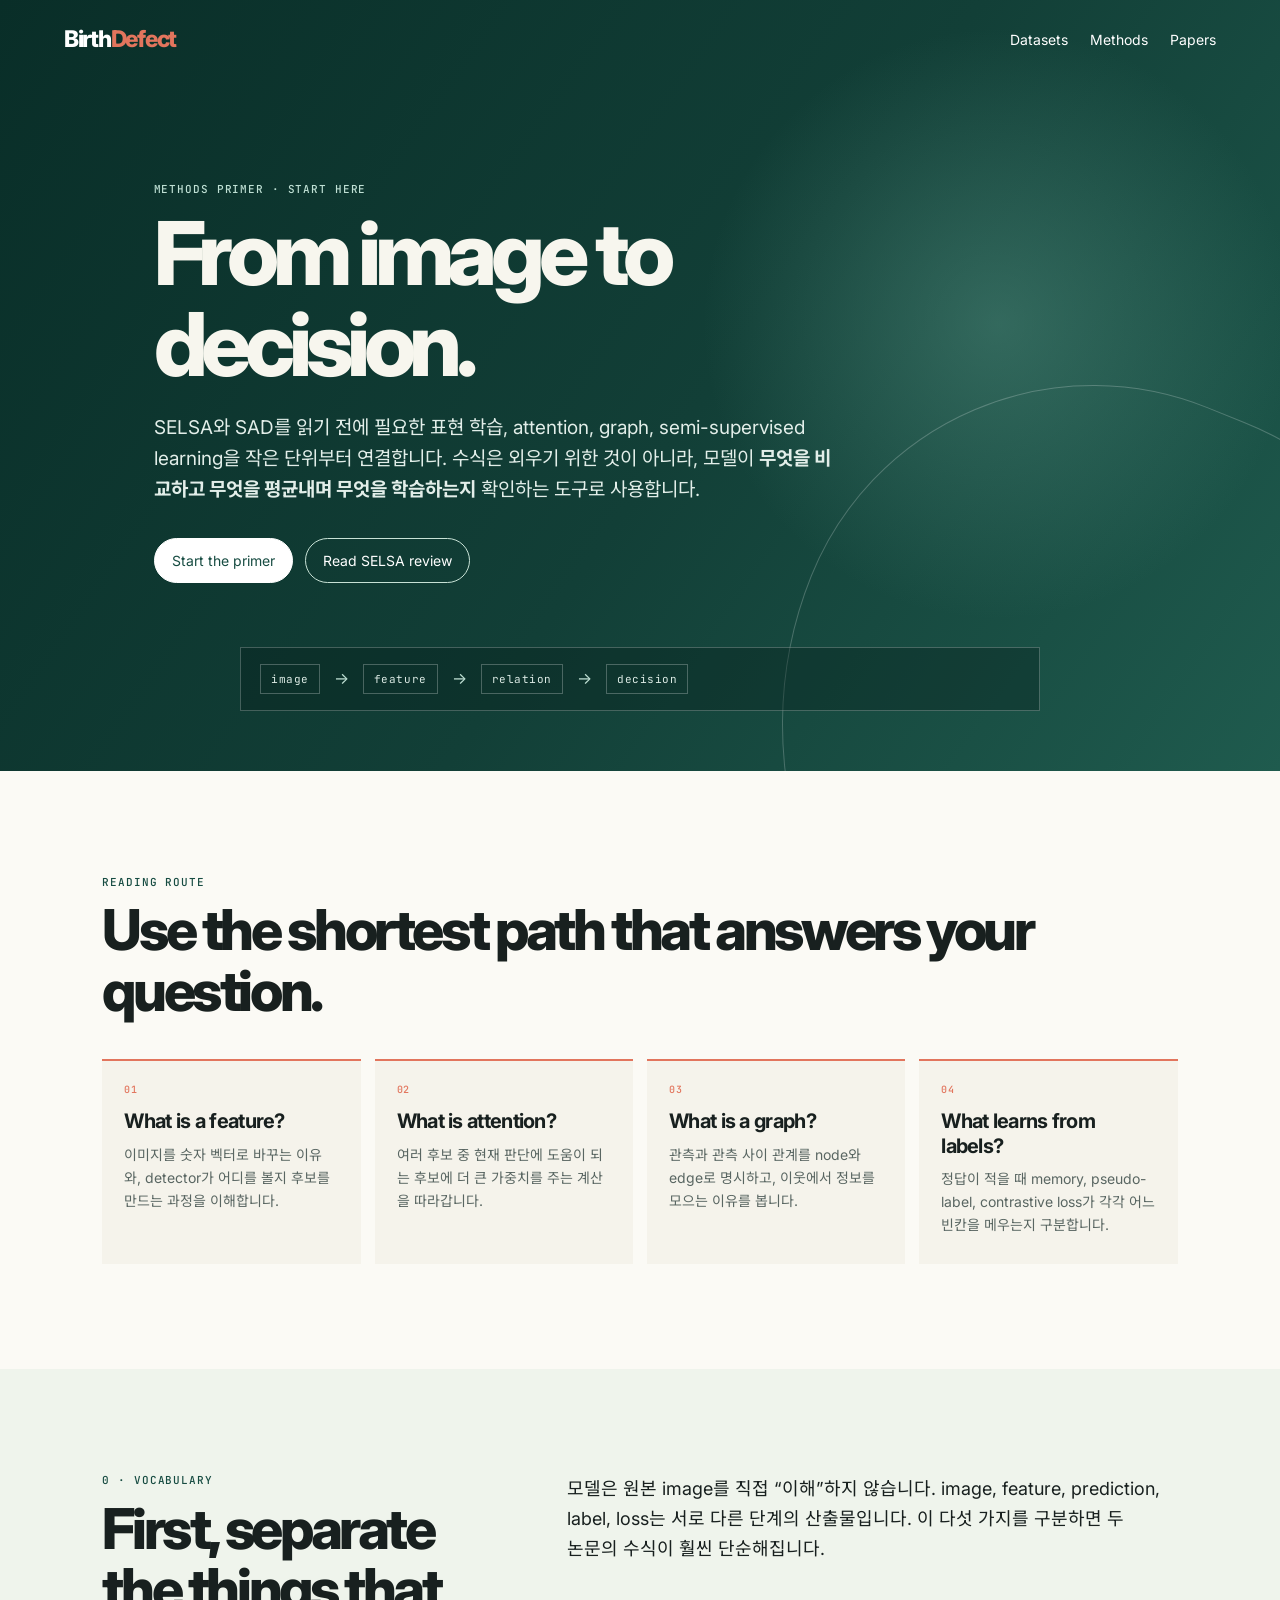
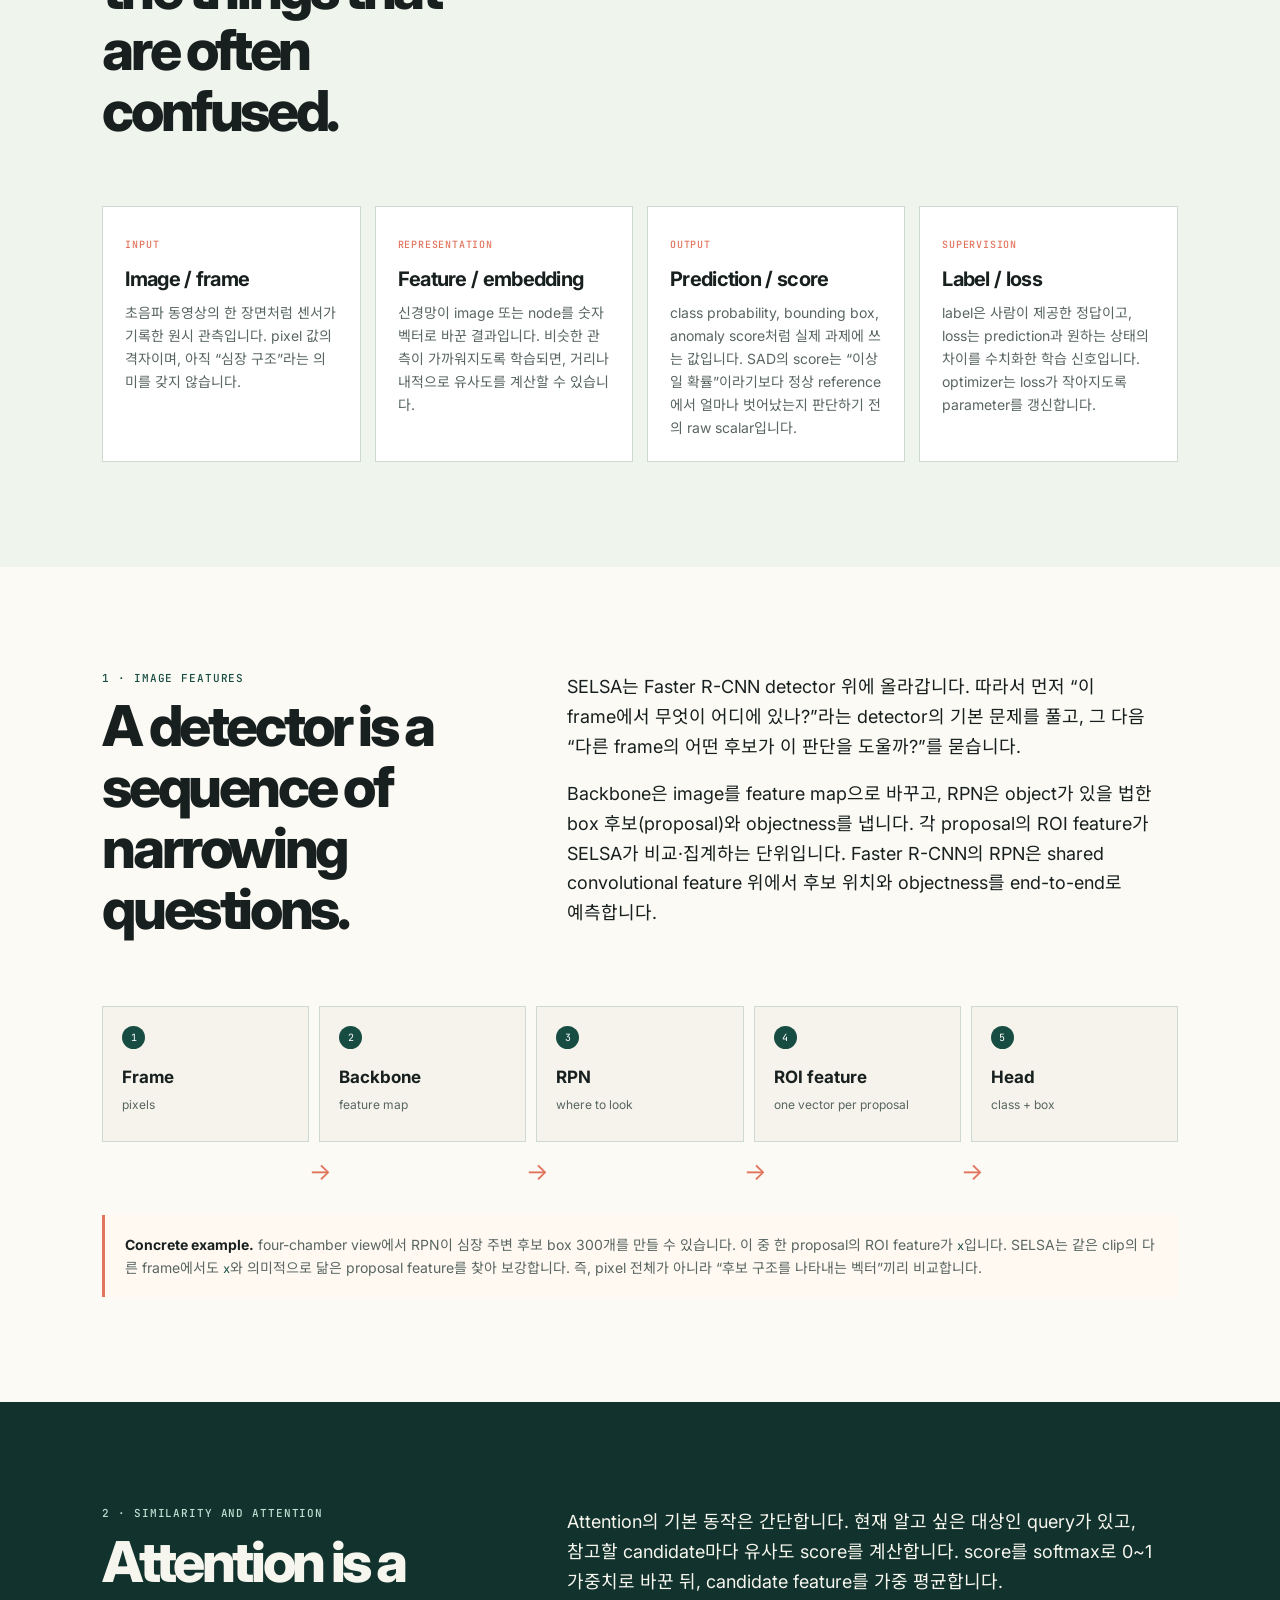
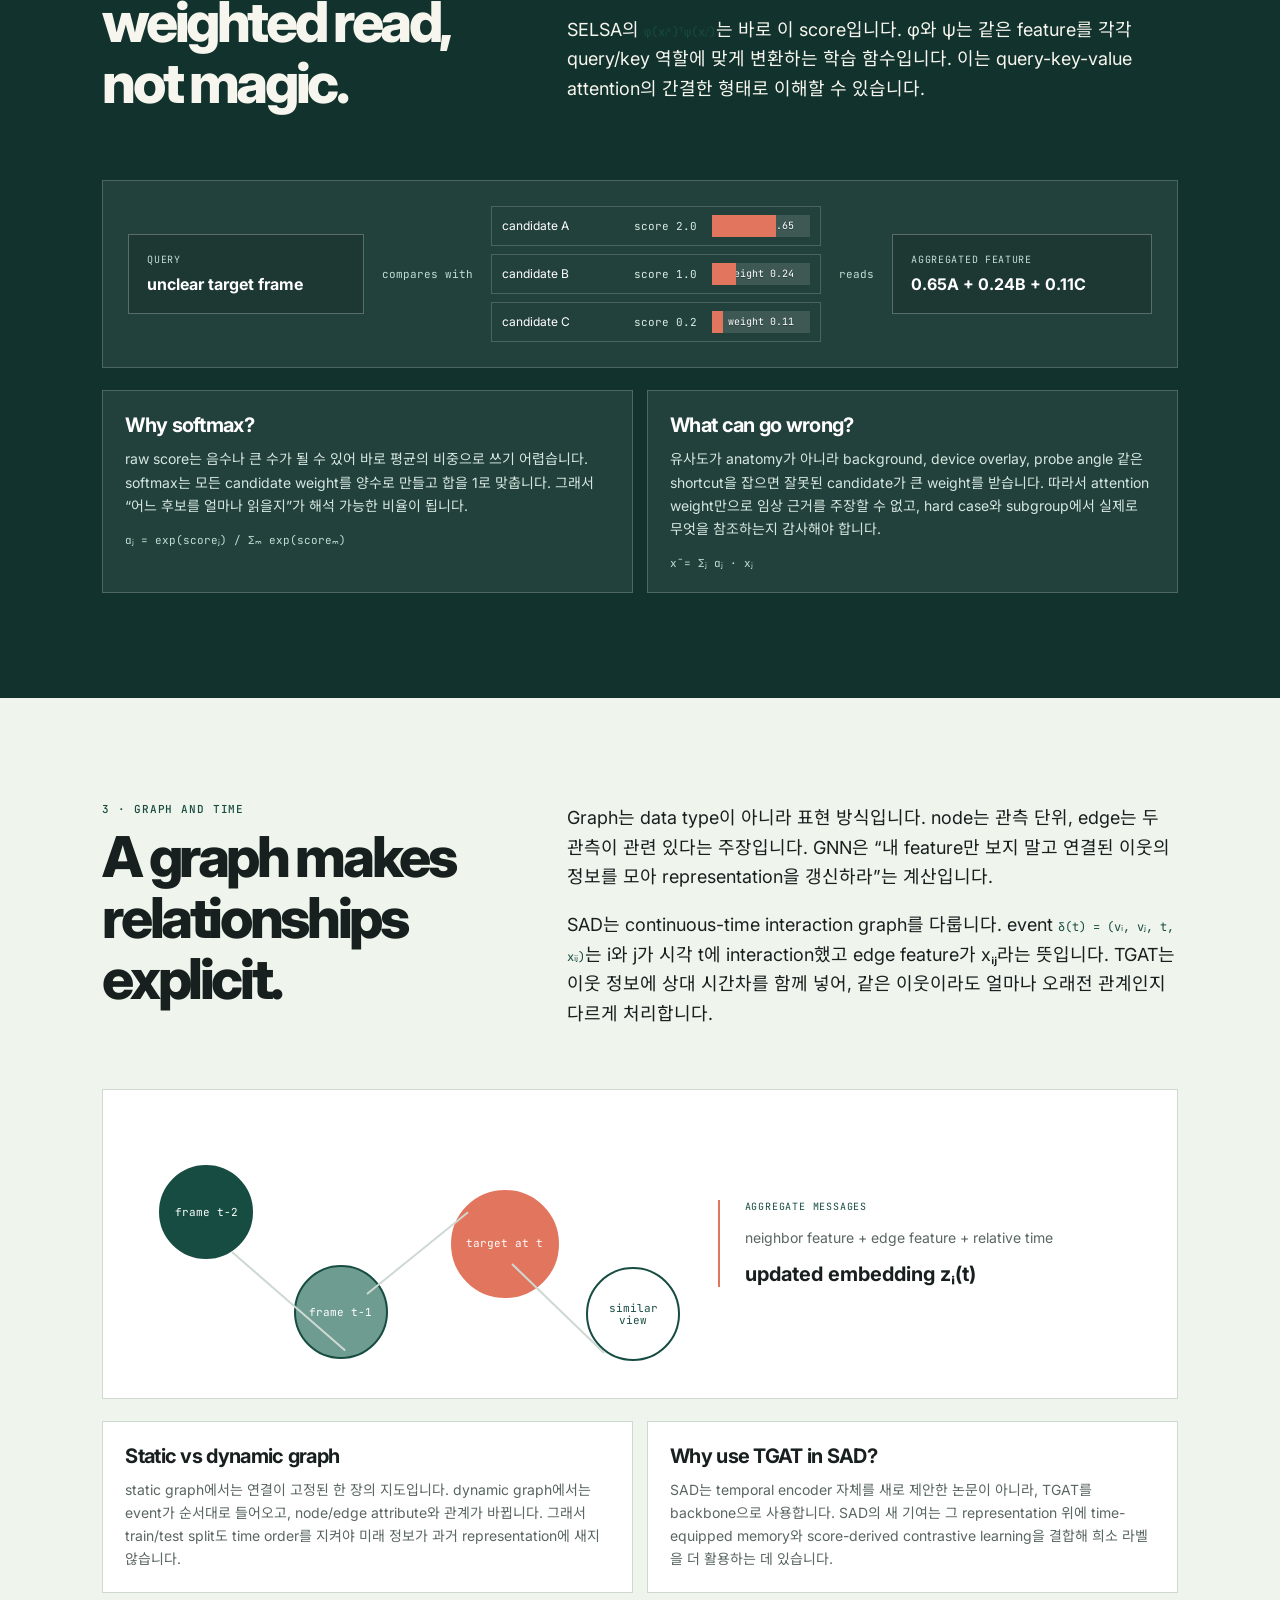
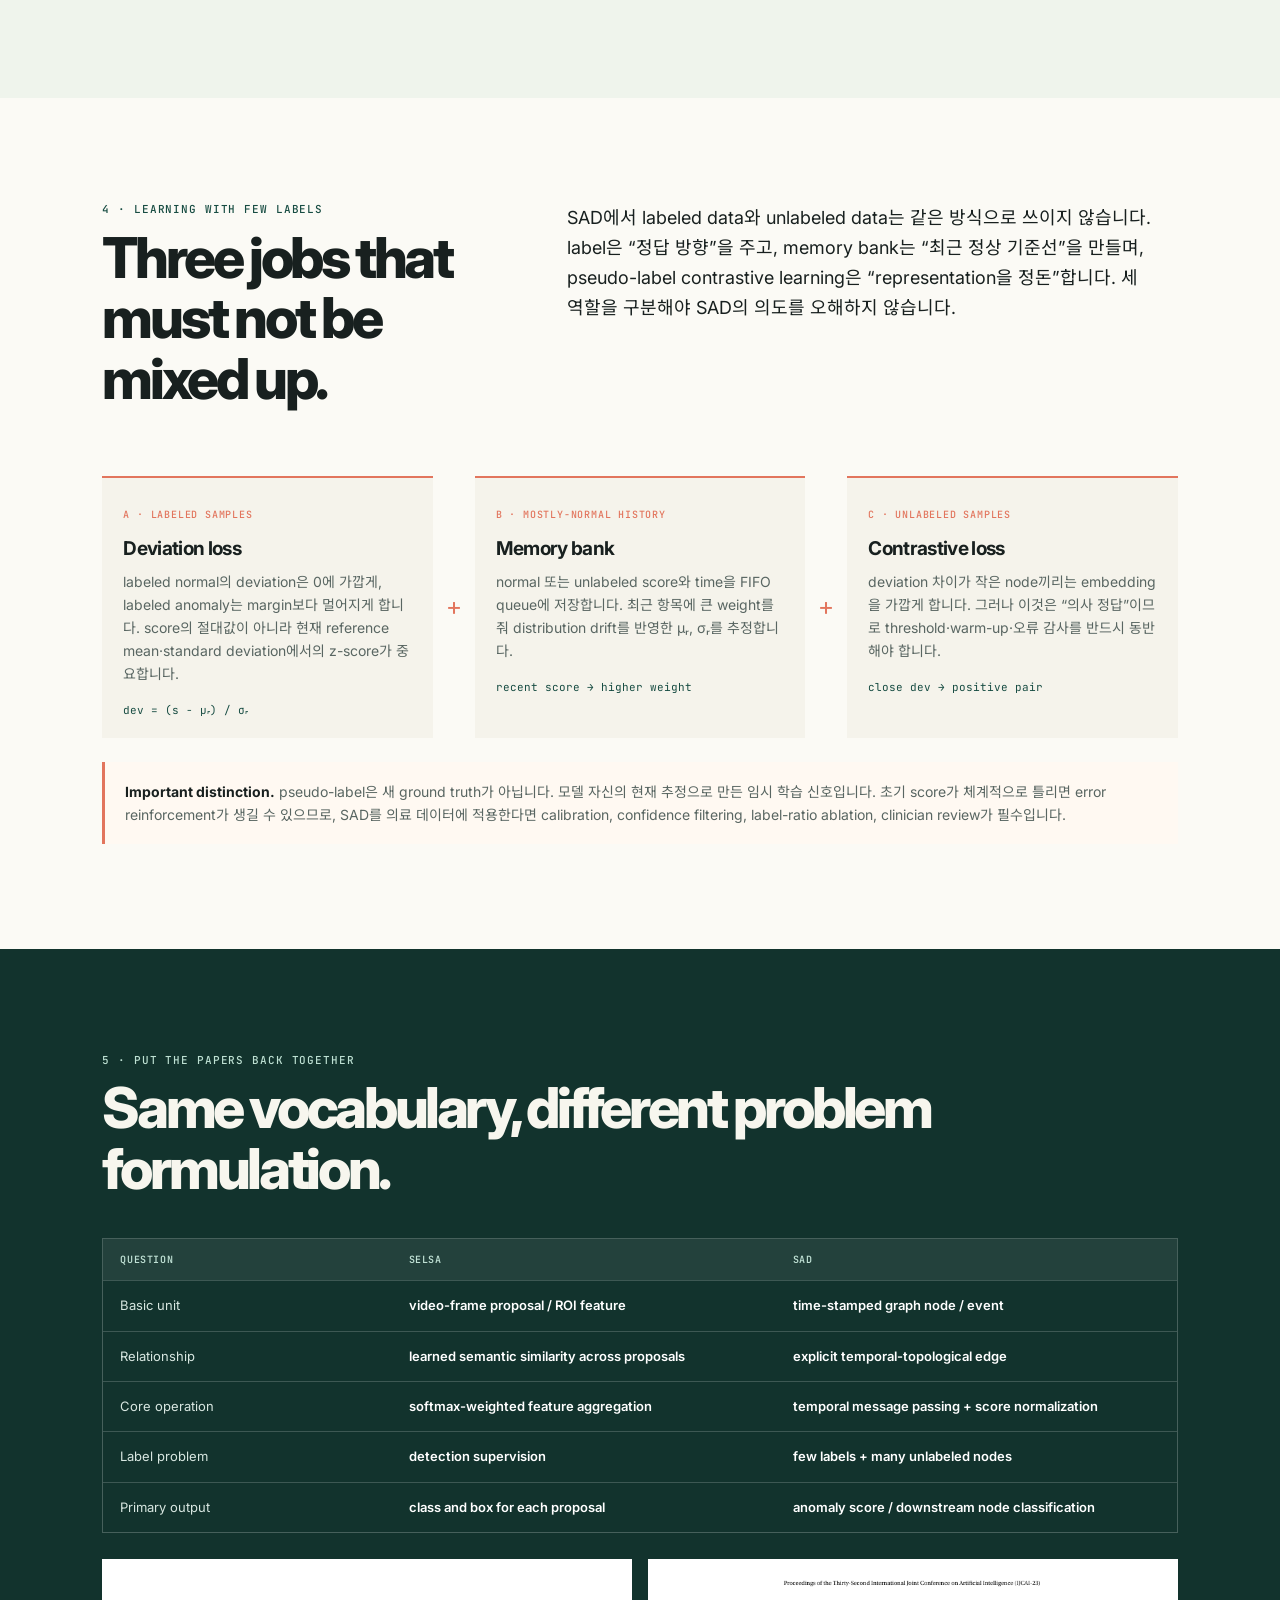
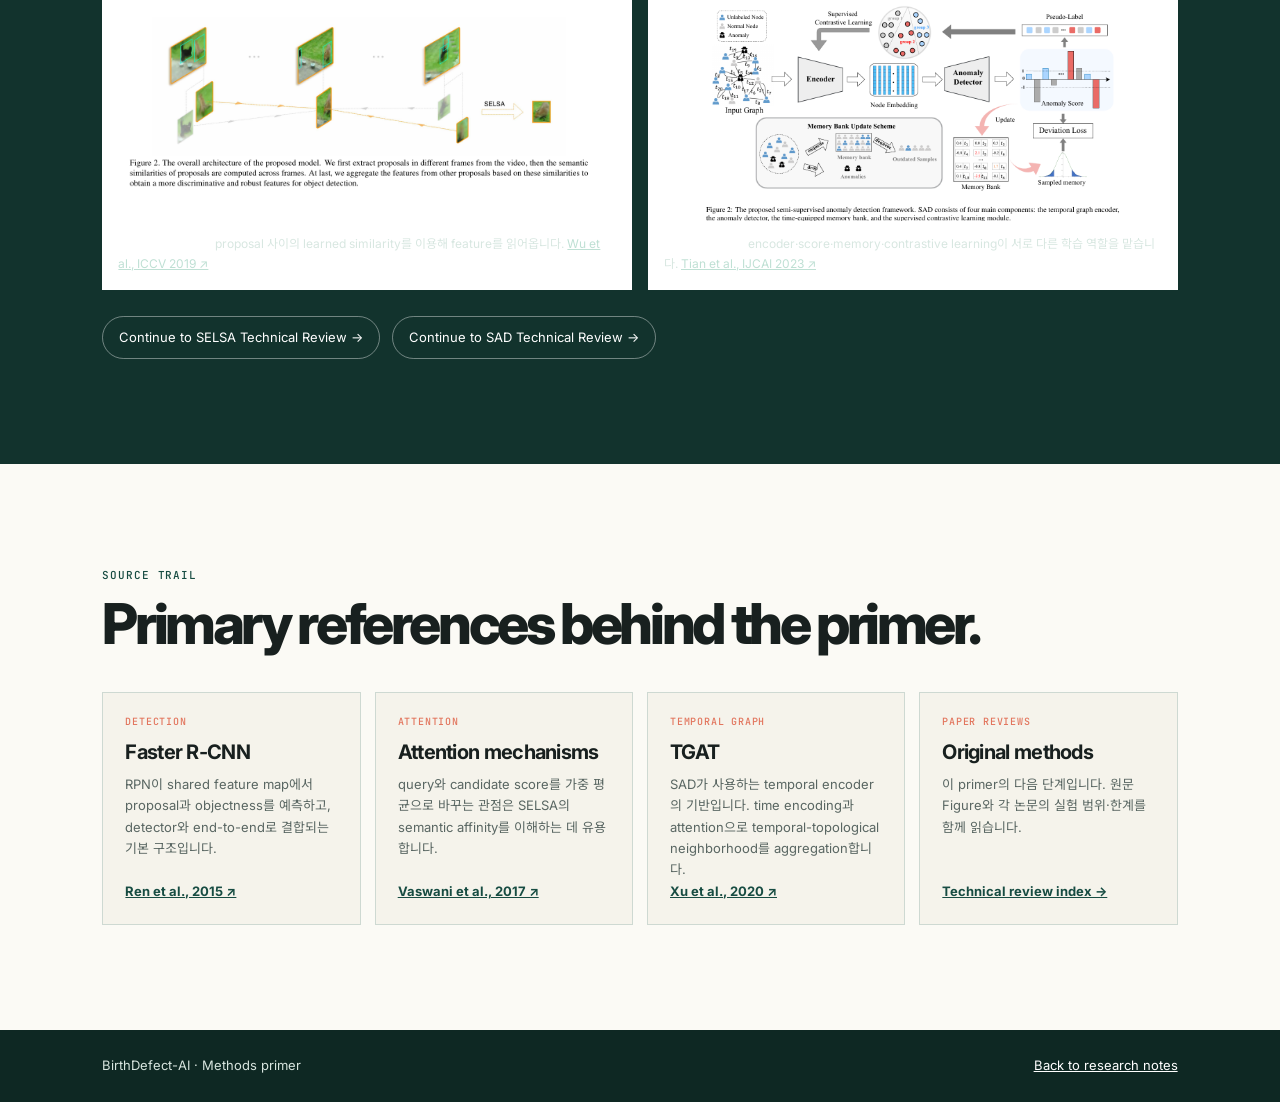
<file: primer.html>
<!doctype html>
<html lang="en">
  <head>
    <meta charset="utf-8" />
    <meta name="viewport" content="width=device-width, initial-scale=1" />
    <title>Methods Primer — BirthDefect</title>
    <link rel="stylesheet" href="styles.css" />
  </head>
  <body>
    <header class="primer-hero">
      <nav><a class="wordmark" href="index.html">Birth<span>Defect</span></a><div class="nav-links"><a href="datasets.html">Datasets</a><a href="methods.html">Methods</a><a href="papers.html">Papers</a></div></nav>
      <div class="primer-hero-copy"><p class="eyebrow">Methods primer · start here</p><h1>From image to<br />decision.</h1><p class="lede">SELSA와 SAD를 읽기 전에 필요한 표현 학습, attention, graph, semi-supervised learning을 작은 단위부터 연결합니다. 수식은 외우기 위한 것이 아니라, 모델이 <b>무엇을 비교하고 무엇을 평균내며 무엇을 학습하는지</b> 확인하는 도구로 사용합니다.</p><p class="actions"><a class="button primary" href="#roadmap">Start the primer</a><a class="button" href="selsa.html">Read SELSA review</a></p></div>
      <div class="primer-map" aria-hidden="true"><span>image</span><i>→</i><span>feature</span><i>→</i><span>relation</span><i>→</i><span>decision</span></div>
    </header>
    <main>
      <section class="section primer-roadmap" id="roadmap">
        <p class="eyebrow">Reading route</p><h2>Use the shortest path that answers your question.</h2>
        <div class="primer-route">
          <article><span>01</span><h3>What is a feature?</h3><p>이미지를 숫자 벡터로 바꾸는 이유와, detector가 어디를 볼지 후보를 만드는 과정을 이해합니다.</p></article>
          <article><span>02</span><h3>What is attention?</h3><p>여러 후보 중 현재 판단에 도움이 되는 후보에 더 큰 가중치를 주는 계산을 따라갑니다.</p></article>
          <article><span>03</span><h3>What is a graph?</h3><p>관측과 관측 사이 관계를 node와 edge로 명시하고, 이웃에서 정보를 모으는 이유를 봅니다.</p></article>
          <article><span>04</span><h3>What learns from labels?</h3><p>정답이 적을 때 memory, pseudo-label, contrastive loss가 각각 어느 빈칸을 메우는지 구분합니다.</p></article>
        </div>
      </section>

      <section class="section pale primer-section">
        <div class="paper-intro"><div><p class="eyebrow">0 · vocabulary</p><h2>First, separate the things that are often confused.</h2></div><div><p>모델은 원본 image를 직접 “이해”하지 않습니다. image, feature, prediction, label, loss는 서로 다른 단계의 산출물입니다. 이 다섯 가지를 구분하면 두 논문의 수식이 훨씬 단순해집니다.</p></div></div>
        <div class="vocabulary-grid">
          <article><span>Input</span><h3>Image / frame</h3><p>초음파 동영상의 한 장면처럼 센서가 기록한 원시 관측입니다. pixel 값의 격자이며, 아직 “심장 구조”라는 의미를 갖지 않습니다.</p></article>
          <article><span>Representation</span><h3>Feature / embedding</h3><p>신경망이 image 또는 node를 숫자 벡터로 바꾼 결과입니다. 비슷한 관측이 가까워지도록 학습되면, 거리나 내적으로 유사도를 계산할 수 있습니다.</p></article>
          <article><span>Output</span><h3>Prediction / score</h3><p>class probability, bounding box, anomaly score처럼 실제 과제에 쓰는 값입니다. SAD의 score는 “이상일 확률”이라기보다 정상 reference에서 얼마나 벗어났는지 판단하기 전의 raw scalar입니다.</p></article>
          <article><span>Supervision</span><h3>Label / loss</h3><p>label은 사람이 제공한 정답이고, loss는 prediction과 원하는 상태의 차이를 수치화한 학습 신호입니다. optimizer는 loss가 작아지도록 parameter를 갱신합니다.</p></article>
        </div>
      </section>

      <section class="section primer-section">
        <div class="paper-intro"><div><p class="eyebrow">1 · image features</p><h2>A detector is a sequence of narrowing questions.</h2></div><div><p>SELSA는 Faster R-CNN detector 위에 올라갑니다. 따라서 먼저 “이 frame에서 무엇이 어디에 있나?”라는 detector의 기본 문제를 풀고, 그 다음 “다른 frame의 어떤 후보가 이 판단을 도울까?”를 묻습니다.</p><p>Backbone은 image를 feature map으로 바꾸고, RPN은 object가 있을 법한 box 후보(proposal)와 objectness를 냅니다. 각 proposal의 ROI feature가 SELSA가 비교·집계하는 단위입니다. Faster R-CNN의 RPN은 shared convolutional feature 위에서 후보 위치와 objectness를 end-to-end로 예측합니다.</p></div></div>
        <div class="explainer-flow detector-flow" role="img" aria-label="Image to feature map to proposal to ROI feature to detector head flow"><article><b>1</b><strong>Frame</strong><span>pixels</span></article><i>→</i><article><b>2</b><strong>Backbone</strong><span>feature map</span></article><i>→</i><article><b>3</b><strong>RPN</strong><span>where to look</span></article><i>→</i><article><b>4</b><strong>ROI feature</strong><span>one vector per proposal</span></article><i>→</i><article><b>5</b><strong>Head</strong><span>class + box</span></article></div>
        <aside class="primer-note"><b>Concrete example.</b> four-chamber view에서 RPN이 심장 주변 후보 box 300개를 만들 수 있습니다. 이 중 한 proposal의 ROI feature가 <code>x</code>입니다. SELSA는 같은 clip의 다른 frame에서도 <code>x</code>와 의미적으로 닮은 proposal feature를 찾아 보강합니다. 즉, pixel 전체가 아니라 “후보 구조를 나타내는 벡터”끼리 비교합니다.</aside>
      </section>

      <section class="section dark primer-section">
        <div class="paper-intro"><div><p class="eyebrow">2 · similarity and attention</p><h2>Attention is a weighted read, not magic.</h2></div><div><p>Attention의 기본 동작은 간단합니다. 현재 알고 싶은 대상인 query가 있고, 참고할 candidate마다 유사도 score를 계산합니다. score를 softmax로 0~1 가중치로 바꾼 뒤, candidate feature를 가중 평균합니다.</p><p>SELSA의 <code>φ(xᵢᵏ)ᵀψ(xⱼˡ)</code>는 바로 이 score입니다. φ와 ψ는 같은 feature를 각각 query/key 역할에 맞게 변환하는 학습 함수입니다. 이는 query-key-value attention의 간결한 형태로 이해할 수 있습니다.</p></div></div>
        <div class="attention-demo" role="img" aria-label="Query candidate attention weights example"><div class="attention-query"><span>Query</span><strong>unclear target frame</strong></div><i>compares with</i><div class="attention-candidates"><article><span>candidate A</span><b>score 2.0</b><em style="--w:65%">weight 0.65</em></article><article><span>candidate B</span><b>score 1.0</b><em style="--w:24%">weight 0.24</em></article><article><span>candidate C</span><b>score 0.2</b><em style="--w:11%">weight 0.11</em></article></div><i>reads</i><div class="attention-output"><span>Aggregated feature</span><strong>0.65A + 0.24B + 0.11C</strong></div></div>
        <div class="primer-two"><article><h3>Why softmax?</h3><p>raw score는 음수나 큰 수가 될 수 있어 바로 평균의 비중으로 쓰기 어렵습니다. softmax는 모든 candidate weight를 양수로 만들고 합을 1로 맞춥니다. 그래서 “어느 후보를 얼마나 읽을지”가 해석 가능한 비율이 됩니다.</p><code>αⱼ = exp(scoreⱼ) / Σₘ exp(scoreₘ)</code></article><article><h3>What can go wrong?</h3><p>유사도가 anatomy가 아니라 background, device overlay, probe angle 같은 shortcut을 잡으면 잘못된 candidate가 큰 weight를 받습니다. 따라서 attention weight만으로 임상 근거를 주장할 수 없고, hard case와 subgroup에서 실제로 무엇을 참조하는지 감사해야 합니다.</p><code>x̄ = Σⱼ αⱼ · xⱼ</code></article></div>
      </section>

      <section class="section pale primer-section">
        <div class="paper-intro"><div><p class="eyebrow">3 · graph and time</p><h2>A graph makes relationships explicit.</h2></div><div><p>Graph는 data type이 아니라 표현 방식입니다. node는 관측 단위, edge는 두 관측이 관련 있다는 주장입니다. GNN은 “내 feature만 보지 말고 연결된 이웃의 정보를 모아 representation을 갱신하라”는 계산입니다.</p><p>SAD는 continuous-time interaction graph를 다룹니다. event <code>δ(t) = (vᵢ, vⱼ, t, xᵢⱼ)</code>는 i와 j가 시각 t에 interaction했고 edge feature가 xᵢⱼ라는 뜻입니다. TGAT는 이웃 정보에 상대 시간차를 함께 넣어, 같은 이웃이라도 얼마나 오래전 관계인지 다르게 처리합니다.</p></div></div>
        <div class="graph-demo" role="img" aria-label="Dynamic graph message passing illustration"><div class="graph-nodes"><span class="n1">frame t−2</span><span class="n2">frame t−1</span><span class="n3">target at t</span><span class="n4">similar view</span><i class="edge e1"></i><i class="edge e2"></i><i class="edge e3"></i></div><div class="graph-readout"><b>aggregate messages</b><span>neighbor feature + edge feature + relative time</span><strong>updated embedding zᵢ(t)</strong></div></div>
        <div class="primer-two"><article><h3>Static vs dynamic graph</h3><p>static graph에서는 연결이 고정된 한 장의 지도입니다. dynamic graph에서는 event가 순서대로 들어오고, node/edge attribute와 관계가 바뀝니다. 그래서 train/test split도 time order를 지켜야 미래 정보가 과거 representation에 새지 않습니다.</p></article><article><h3>Why use TGAT in SAD?</h3><p>SAD는 temporal encoder 자체를 새로 제안한 논문이 아니라, TGAT를 backbone으로 사용합니다. SAD의 새 기여는 그 representation 위에 time-equipped memory와 score-derived contrastive learning을 결합해 희소 라벨을 더 활용하는 데 있습니다.</p></article></div>
      </section>

      <section class="section primer-section">
        <div class="paper-intro"><div><p class="eyebrow">4 · learning with few labels</p><h2>Three jobs that must not be mixed up.</h2></div><div><p>SAD에서 labeled data와 unlabeled data는 같은 방식으로 쓰이지 않습니다. label은 “정답 방향”을 주고, memory bank는 “최근 정상 기준선”을 만들며, pseudo-label contrastive learning은 “representation을 정돈”합니다. 세 역할을 구분해야 SAD의 의도를 오해하지 않습니다.</p></div></div>
        <div class="semi-flow"><article><span>A · labeled samples</span><h3>Deviation loss</h3><p>labeled normal의 deviation은 0에 가깝게, labeled anomaly는 margin보다 멀어지게 합니다. score의 절대값이 아니라 현재 reference mean·standard deviation에서의 z-score가 중요합니다.</p><code>dev = (s − μᵣ) / σᵣ</code></article><i>+</i><article><span>B · mostly-normal history</span><h3>Memory bank</h3><p>normal 또는 unlabeled score와 time을 FIFO queue에 저장합니다. 최근 항목에 큰 weight를 줘 distribution drift를 반영한 μᵣ, σᵣ를 추정합니다.</p><code>recent score → higher weight</code></article><i>+</i><article><span>C · unlabeled samples</span><h3>Contrastive loss</h3><p>deviation 차이가 작은 node끼리는 embedding을 가깝게 합니다. 그러나 이것은 “의사 정답”이므로 threshold·warm-up·오류 감사를 반드시 동반해야 합니다.</p><code>close dev → positive pair</code></article></div>
        <aside class="primer-note"><b>Important distinction.</b> pseudo-label은 새 ground truth가 아닙니다. 모델 자신의 현재 추정으로 만든 임시 학습 신호입니다. 초기 score가 체계적으로 틀리면 error reinforcement가 생길 수 있으므로, SAD를 의료 데이터에 적용한다면 calibration, confidence filtering, label-ratio ablation, clinician review가 필수입니다.</aside>
      </section>

      <section class="section dark primer-section">
        <p class="eyebrow">5 · put the papers back together</p><h2>Same vocabulary, different problem formulation.</h2>
        <div class="crosswalk-table"><div class="table-head"><span>Question</span><span>SELSA</span><span>SAD</span></div><div><span>Basic unit</span><strong>video-frame proposal / ROI feature</strong><strong>time-stamped graph node / event</strong></div><div><span>Relationship</span><strong>learned semantic similarity across proposals</strong><strong>explicit temporal-topological edge</strong></div><div><span>Core operation</span><strong>softmax-weighted feature aggregation</strong><strong>temporal message passing + score normalization</strong></div><div><span>Label problem</span><strong>detection supervision</strong><strong>few labels + many unlabeled nodes</strong></div><div><span>Primary output</span><strong>class and box for each proposal</strong><strong>anomaly score / downstream node classification</strong></div></div>
        <div class="primer-source-figures"><figure><img src="assets/papers/original/selsa-figure-2.png" alt="Original SELSA architecture figure" /><figcaption><b>SELSA Figure 2.</b> proposal 사이의 learned similarity를 이용해 feature를 읽어옵니다. <a href="https://openaccess.thecvf.com/content_ICCV_2019/papers/Wu_Sequence_Level_Semantics_Aggregation_for_Video_Object_Detection_ICCV_2019_paper.pdf">Wu et al., ICCV 2019 ↗</a></figcaption></figure><figure><img src="assets/papers/original/sad-figure-2.png" alt="Original SAD architecture figure" /><figcaption><b>SAD Figure 2.</b> encoder·score·memory·contrastive learning이 서로 다른 학습 역할을 맡습니다. <a href="https://www.ijcai.org/proceedings/2023/0256.pdf">Tian et al., IJCAI 2023 ↗</a></figcaption></figure></div>
        <div class="primer-links"><a href="selsa.html">Continue to SELSA Technical Review →</a><a href="sad.html">Continue to SAD Technical Review →</a></div>
      </section>

      <section class="section primer-section">
        <p class="eyebrow">Source trail</p><h2>Primary references behind the primer.</h2>
        <div class="reference-grid"><article><span>Detection</span><h3>Faster R-CNN</h3><p>RPN이 shared feature map에서 proposal과 objectness를 예측하고, detector와 end-to-end로 결합되는 기본 구조입니다.</p><a href="https://arxiv.org/abs/1506.01497">Ren et al., 2015 ↗</a></article><article><span>Attention</span><h3>Attention mechanisms</h3><p>query와 candidate score를 가중 평균으로 바꾸는 관점은 SELSA의 semantic affinity를 이해하는 데 유용합니다.</p><a href="https://arxiv.org/abs/1706.03762">Vaswani et al., 2017 ↗</a></article><article><span>Temporal graph</span><h3>TGAT</h3><p>SAD가 사용하는 temporal encoder의 기반입니다. time encoding과 attention으로 temporal-topological neighborhood를 aggregation합니다.</p><a href="https://arxiv.org/abs/2002.07962">Xu et al., 2020 ↗</a></article><article><span>Paper reviews</span><h3>Original methods</h3><p>이 primer의 다음 단계입니다. 원문 Figure와 각 논문의 실험 범위·한계를 함께 읽습니다.</p><a href="research.html">Technical review index →</a></article></div>
      </section>
    </main>
    <footer><span>BirthDefect-AI · Methods primer</span><a href="research.html">Back to research notes</a></footer>
  </body>
</html>
</file>
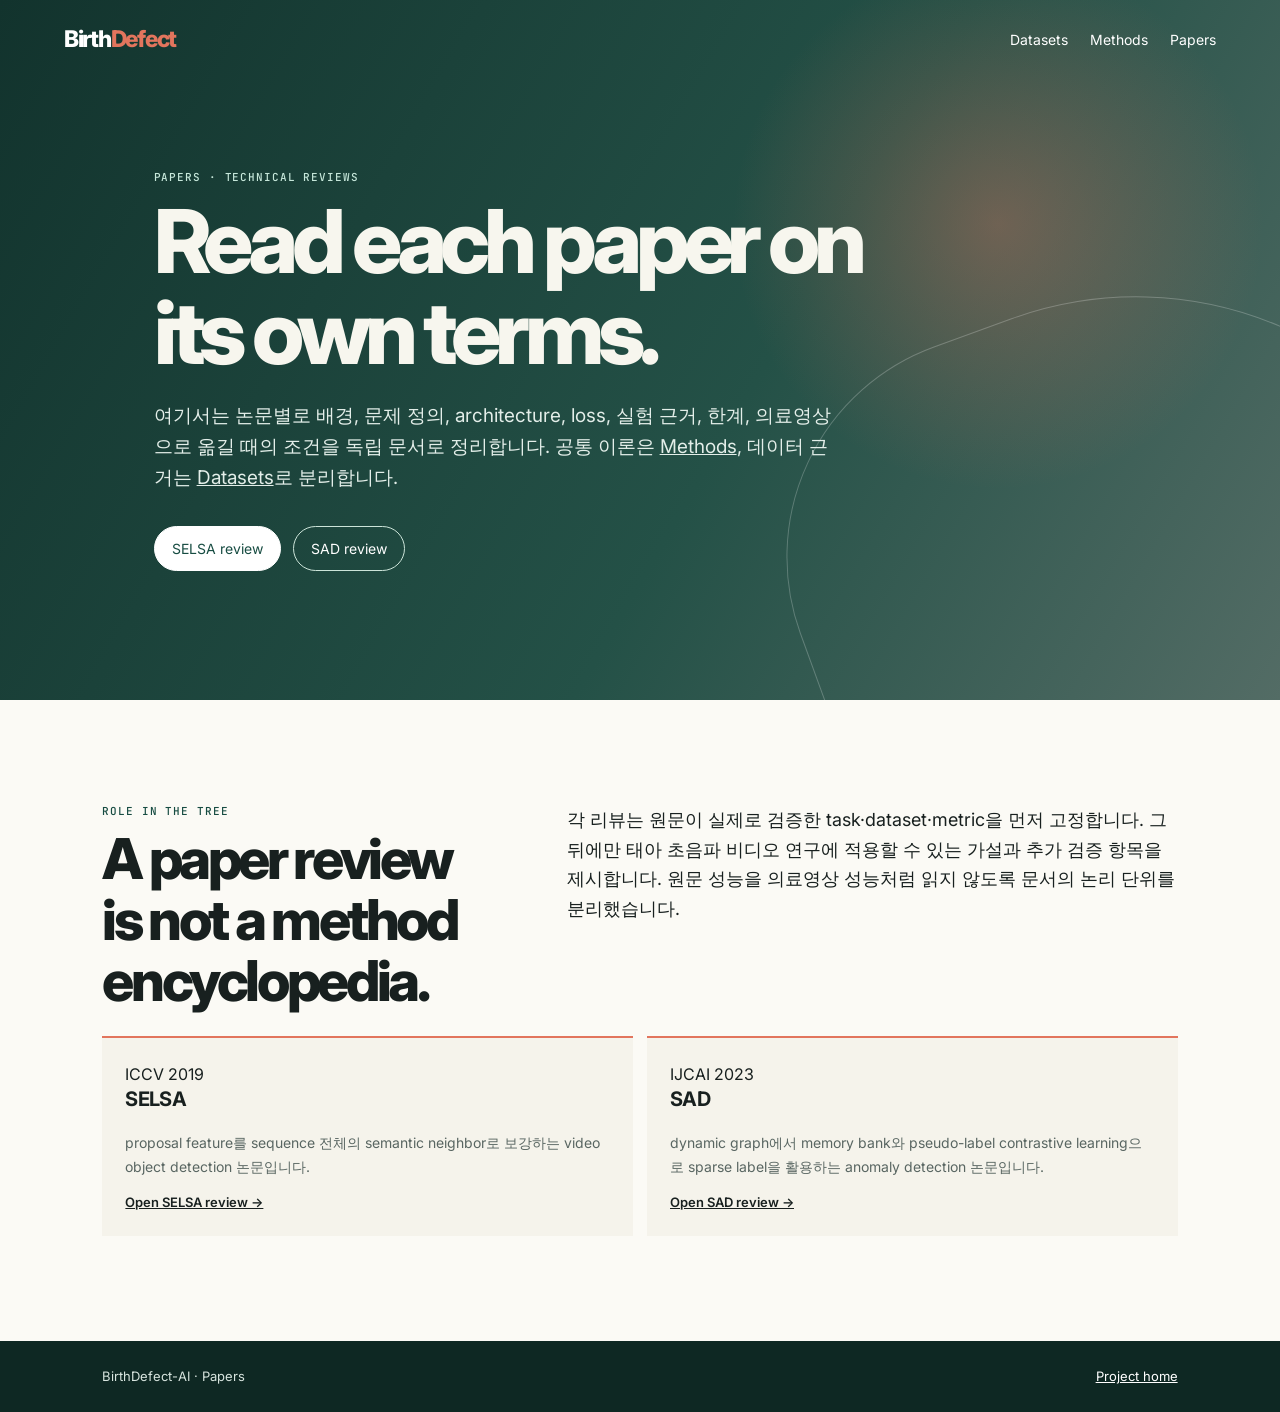
<file: research.html>
<!doctype html>
<html lang="en">
  <head>
    <meta charset="utf-8" />
    <meta name="viewport" content="width=device-width, initial-scale=1" />
    <meta http-equiv="refresh" content="0; url=papers.html" />
    <link rel="canonical" href="papers.html" />
    <title>Literature Library — BirthDefect</title>
    <link rel="stylesheet" href="styles.css" />
  </head>
  <body>
    <main>
      <section class="section roadmap">
        <p class="eyebrow">BirthDefect · Literature library</p>
        <h1>Evidence behind the project.</h1>
        <p class="lede">이 페이지는 논문과 데이터의 <b>진입점</b>입니다. 개념의 공통 기반은 Methods Primer, 한 논문의 배경·방법·근거·한계는 각 Technical Review, 실제 파일 검증은 Dataset Report에서 독립적으로 확인합니다.</p>
        <p><a class="button primary" href="primer.html">Methods primer →</a> <a class="button" href="datasets.html">Dataset atlas →</a> <a class="button" href="index.html">← Back to project</a> <a class="button" href="https://github.com/gohyunsu/birthdefect/tree/main/research">View research sources ↗</a></p>
      </section>
      <section class="section pale">
        <p class="eyebrow">Datasets</p>
        <div class="dataset-grid">
          <article class="dataset featured"><p>Executed audit · 3D CMR</p><h3>HVSMR-2.0</h3><strong>60 CHD scans; 8 whole-heart structures</strong><p>다운로드·전처리·QC·라벨 분석을 실제 실행한 담당 데이터셋입니다.</p><a href="hvsmr.html">Dataset report →</a></article>
          <article class="dataset"><p>2D fetal ultrasound</p><h3>FOCUS</h3><strong>300 four-chamber images</strong><p>mask·ellipse 기반 biometric/segmentation dataset으로 archive structure를 확인했습니다.</p><a href="datasets.html#focus">Catalog profile →</a></article>
          <article class="dataset"><p>3D cardiac CT</p><h3>ImageCHD</h3><strong>110 CT scans; 7 structure labels</strong><p>CHD structural classification의 source-reviewed reference입니다.</p><a href="datasets.html#imagechd">Catalog profile →</a></article>
          <article class="dataset"><p>Fetal brain MRI</p><h3>FeTA</h3><strong>50 volumes; 7 tissue classes</strong><p>cardiac CHD가 아닌 fetal MRI segmentation의 adjacent benchmark입니다.</p><a href="datasets.html#feta">Catalog profile →</a></article>
        </div>
      </section>
      <section class="section two-column">
        <div><p class="eyebrow">Literature</p><h2>What each method component contributes.</h2></div>
        <div>
          <article class="task-grid" style="grid-template-columns:1fr; margin-top:0"><div><span>SELSA</span><h3>Sequence-level Similarity Aggregation</h3><p>인접 프레임만이 아니라 전체 비디오 시퀀스에서 의미적으로 유사한 frame을 집계하는 근거입니다. original architecture·수식·ablation을 포함해 정리했습니다.</p><a href="selsa.html">Technical review →</a> <span class="source-link"><a href="https://arxiv.org/abs/1907.06390">Original paper ↗</a></span></div><div><span>SAD</span><h3>Semi-supervised Anomaly Detection</h3><p>CHD label이 희소할 때 memory bank와 pseudo-label contrastive learning을 고려하게 합니다. original framework·loss·few-shot result를 포함해 정리했습니다.</p><a href="sad.html">Technical review →</a> <span class="source-link"><a href="https://arxiv.org/abs/2305.13573">Original paper ↗</a></span></div></article>
        </div>
      </section>
    </main>
    <footer><span>BirthDefect-AI · Maintained by Gohyunsu</span><a href="index.html">Project home</a></footer>
  </body>
</html>
</file>
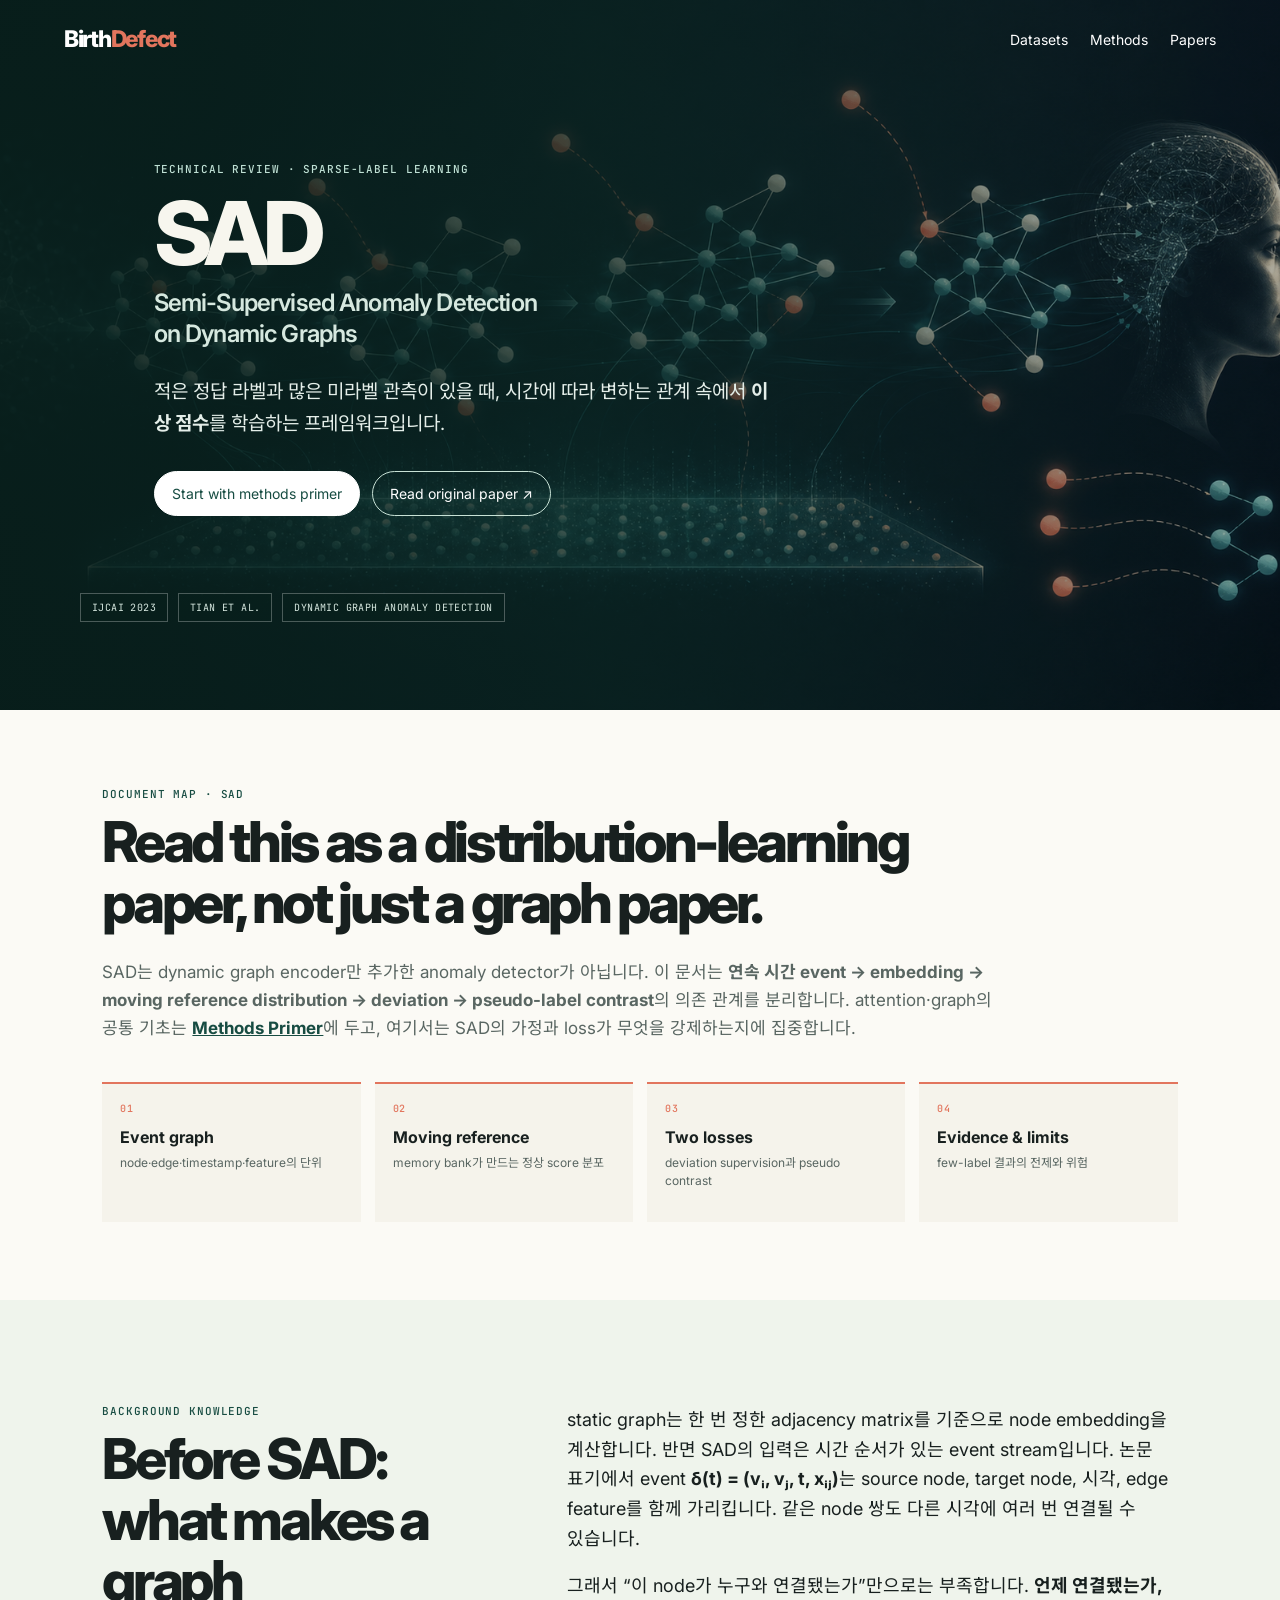
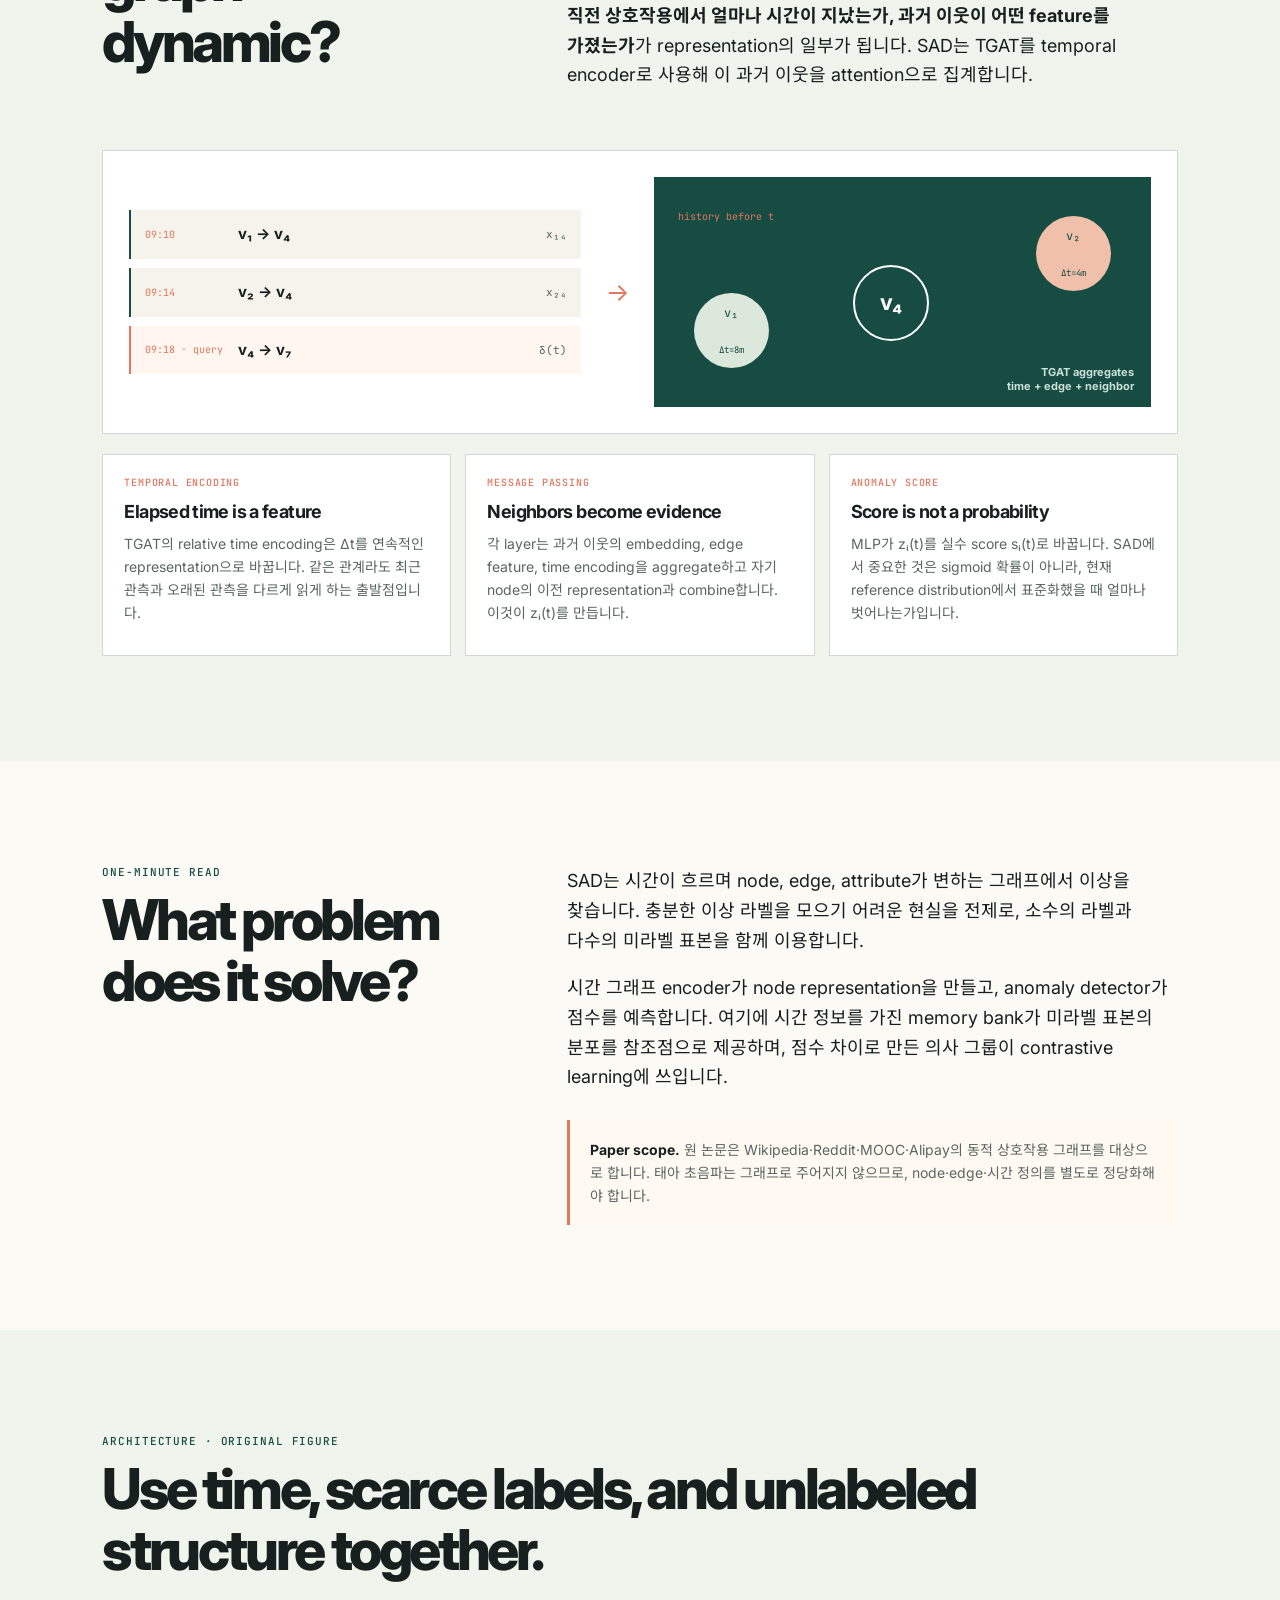
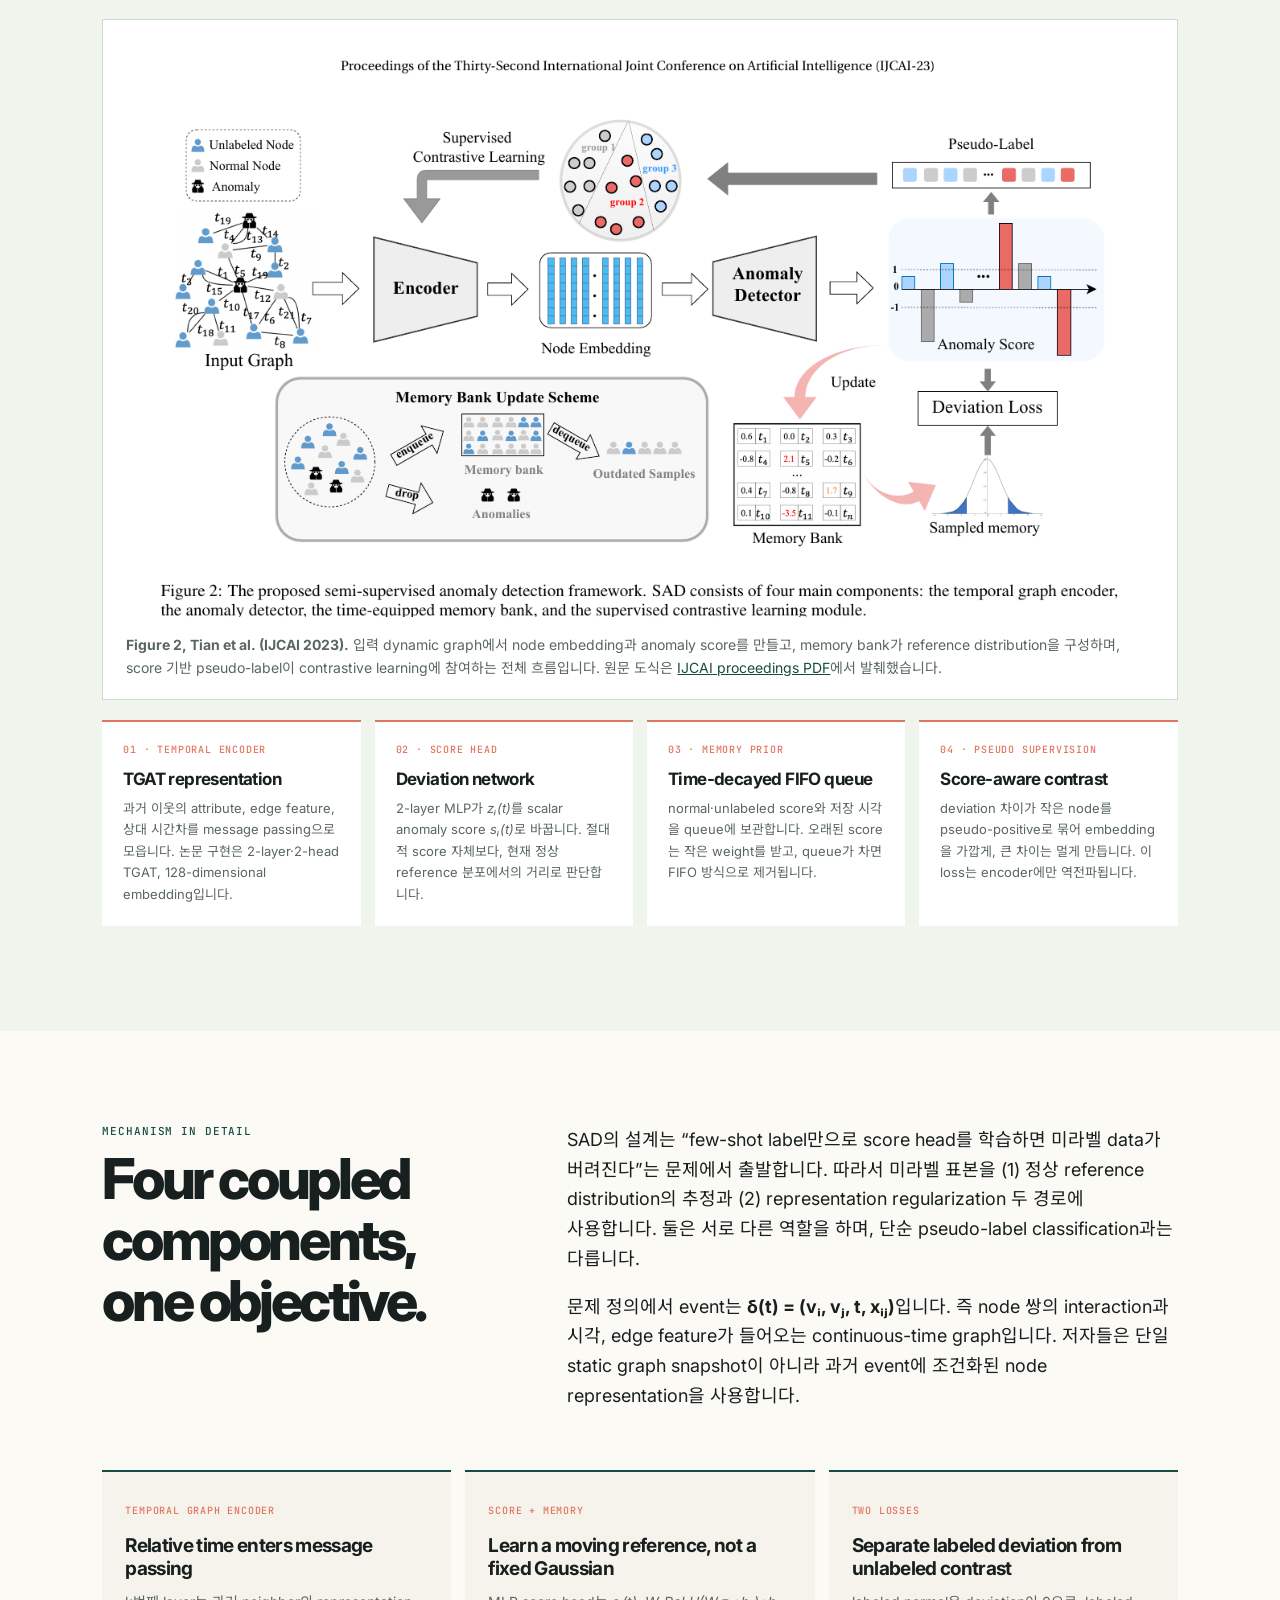
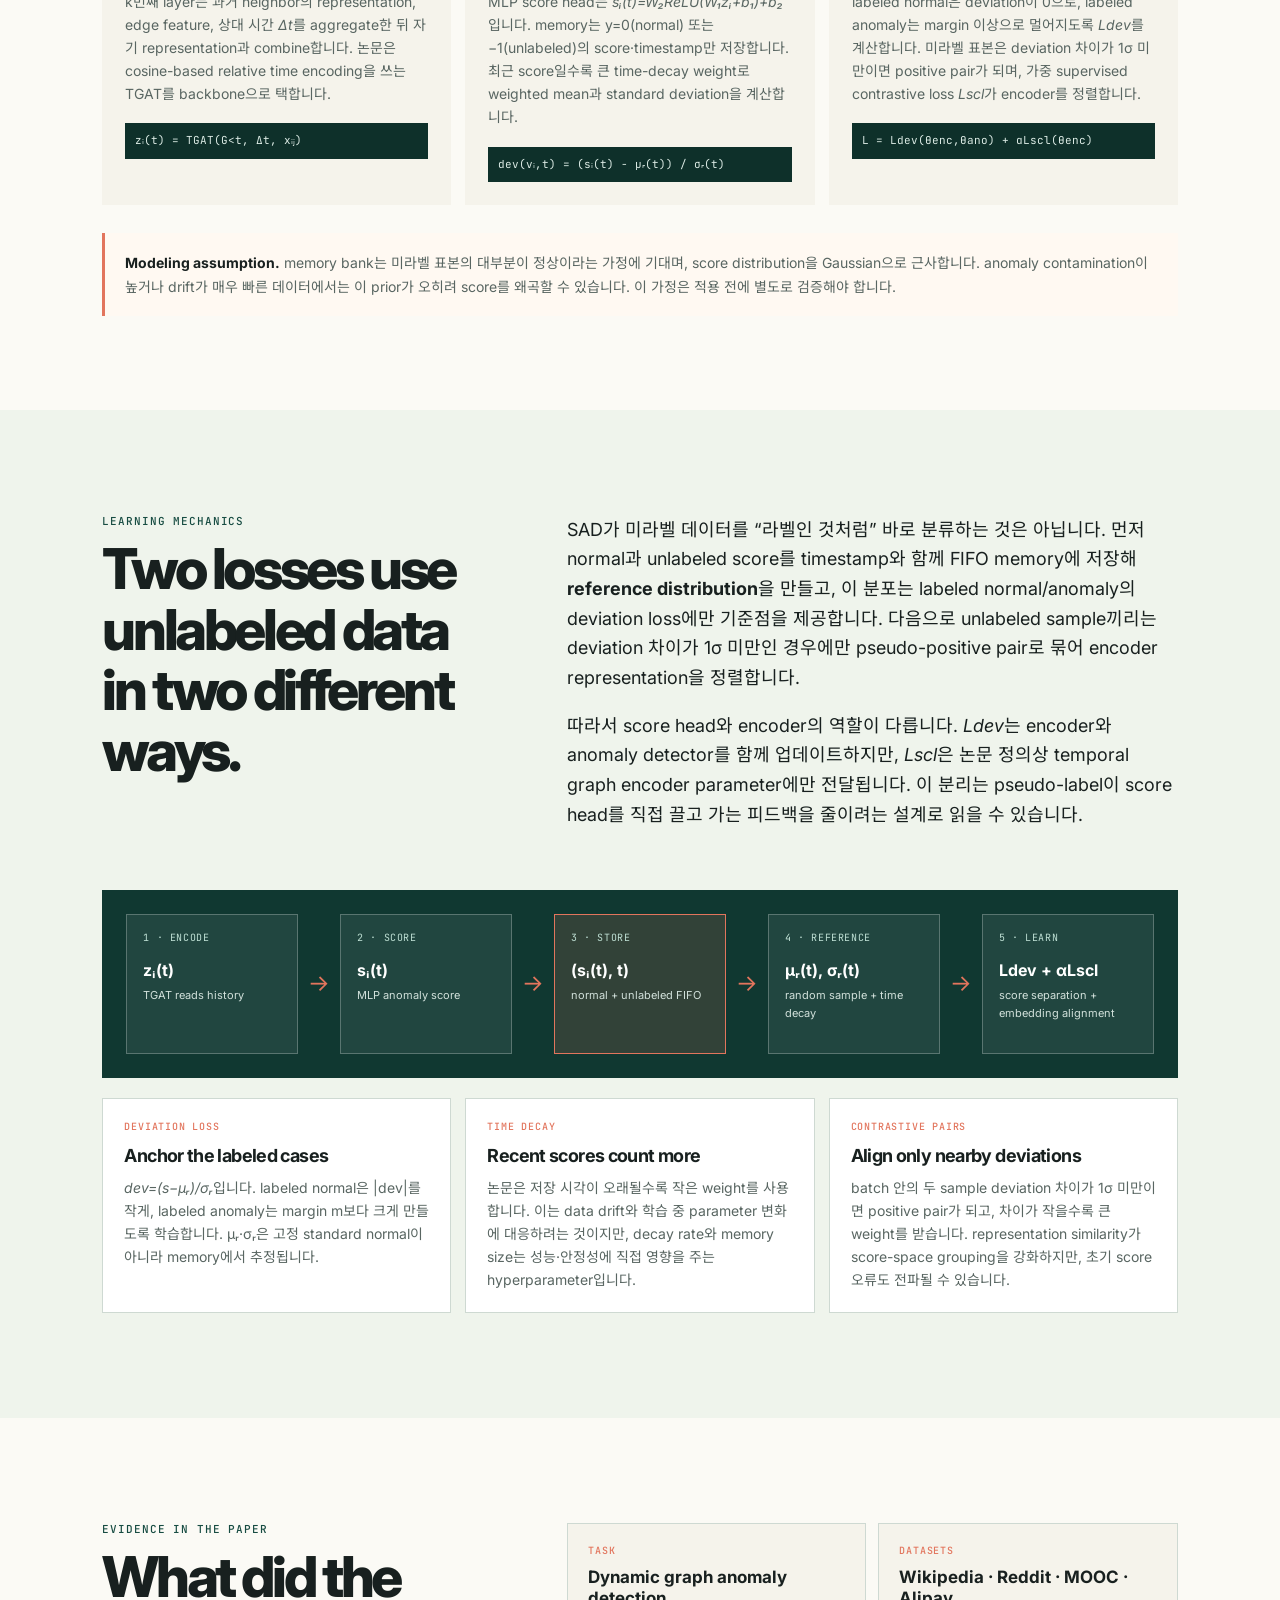
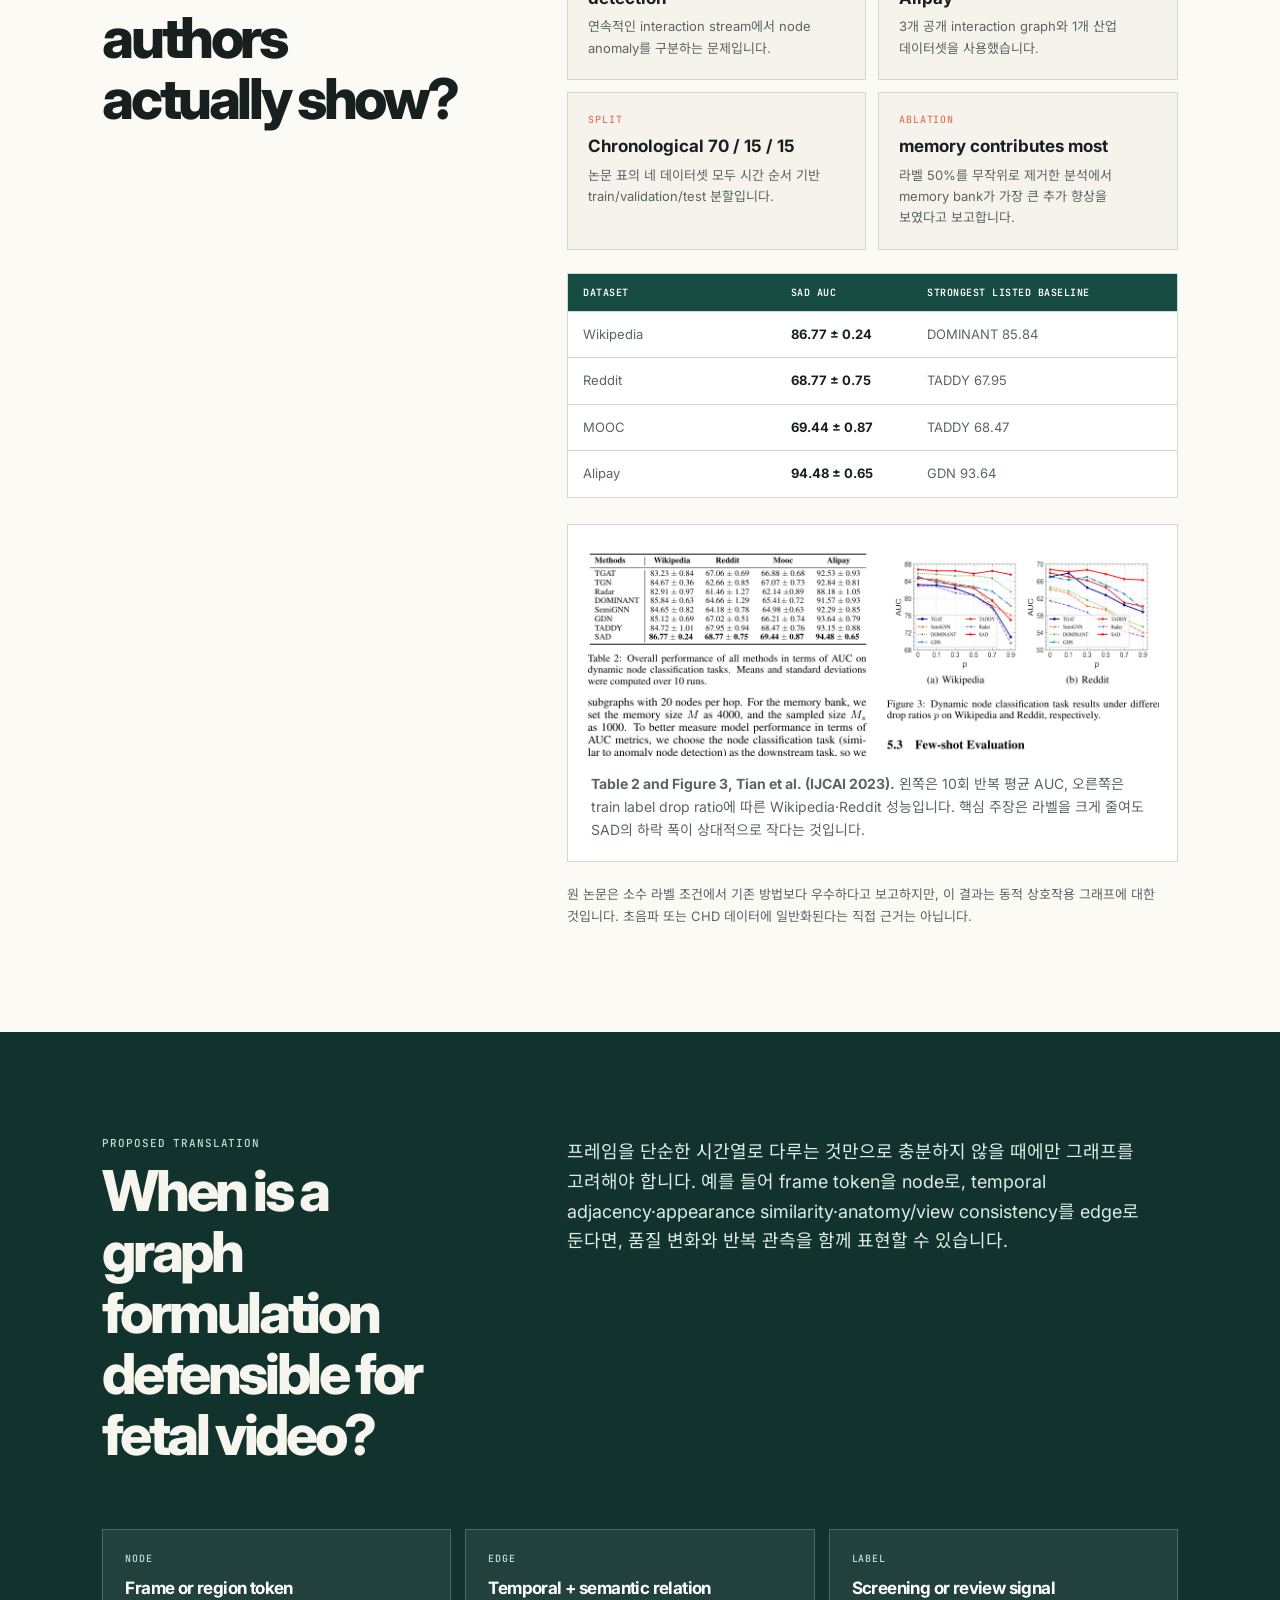
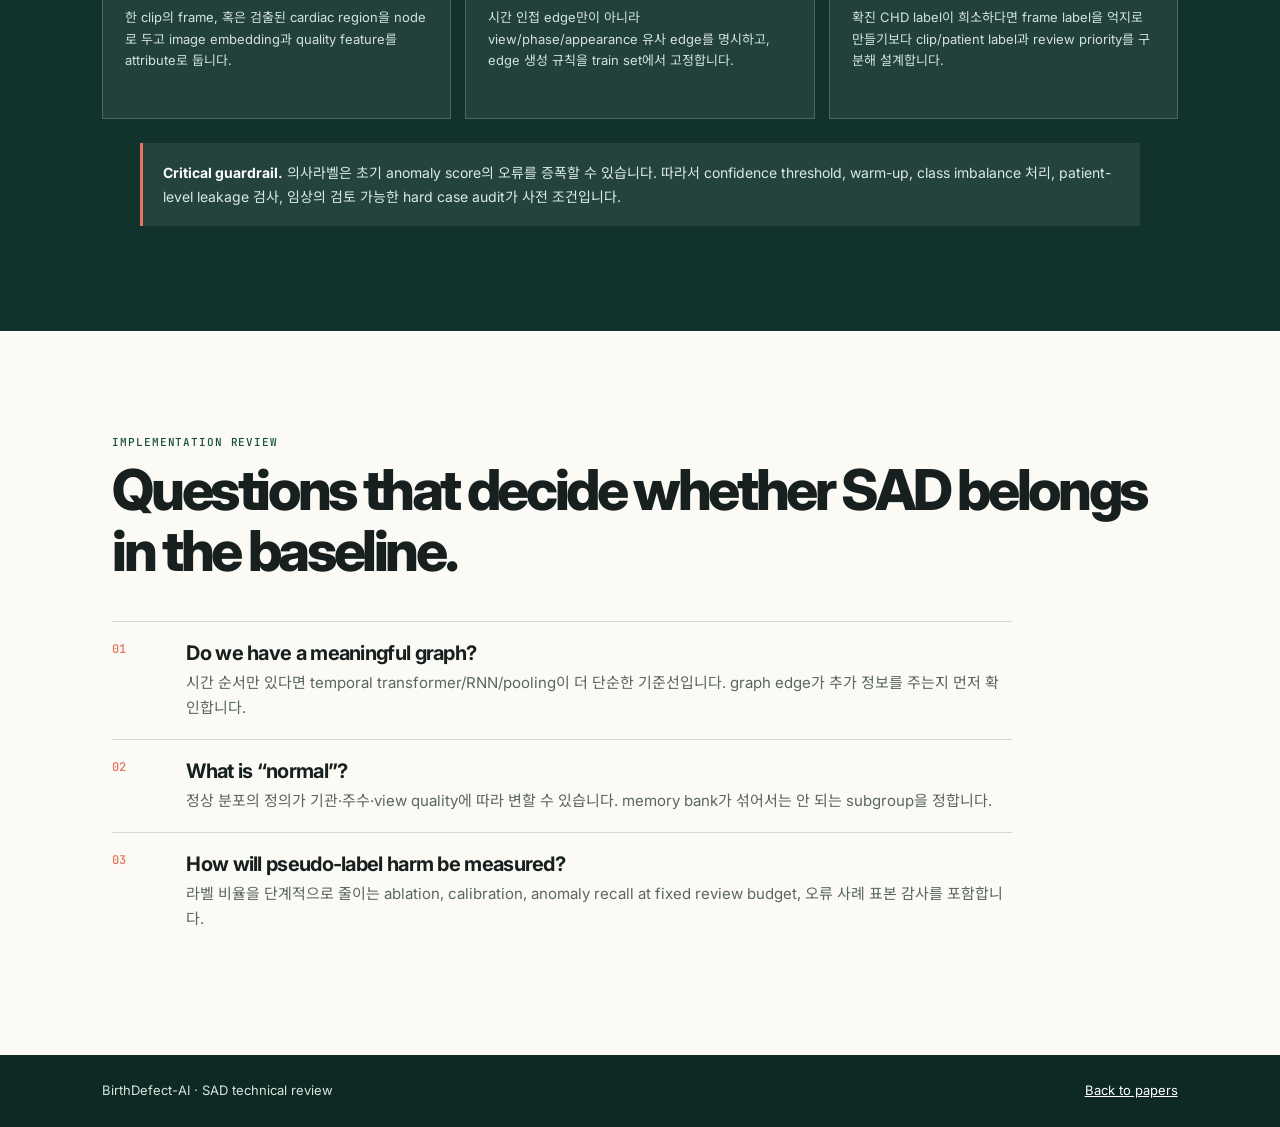
<file: sad.html>
<!doctype html>
<html lang="en">
  <head>
    <meta charset="utf-8" />
    <meta name="viewport" content="width=device-width, initial-scale=1" />
    <title>SAD — BirthDefect</title>
    <link rel="stylesheet" href="styles.css" />
  </head>
  <body>
    <header class="paper-hero sad-hero">
      <img class="paper-hero-art" src="assets/papers/sad-concept.png" alt="Conceptual dynamic graph anomaly detection illustration" />
      <nav>
        <a class="wordmark" href="index.html">Birth<span>Defect</span></a>
        <div class="nav-links"><a href="datasets.html">Datasets</a><a href="methods.html">Methods</a><a href="papers.html">Papers</a></div>
      </nav>
      <div class="paper-hero-copy">
        <p class="eyebrow">Technical review · sparse-label learning</p>
        <h1>SAD</h1>
        <p class="paper-subtitle">Semi-Supervised Anomaly Detection<br />on Dynamic Graphs</p>
        <p class="lede">적은 정답 라벨과 많은 미라벨 관측이 있을 때, 시간에 따라 변하는 관계 속에서 <b>이상 점수</b>를 학습하는 프레임워크입니다.</p>
        <p class="actions"><a class="button primary" href="primer.html">Start with methods primer</a><a class="button" href="https://arxiv.org/abs/2305.13573">Read original paper ↗</a></p>
      </div>
      <div class="paper-meta"><span>IJCAI 2023</span><span>Tian et al.</span><span>Dynamic graph anomaly detection</span></div>
    </header>
    <main>
      <section class="section paper-map-section">
        <div><p class="eyebrow">Document map · SAD</p><h2>Read this as a distribution-learning paper, not just a graph paper.</h2><p>SAD는 dynamic graph encoder만 추가한 anomaly detector가 아닙니다. 이 문서는 <b>연속 시간 event → embedding → moving reference distribution → deviation → pseudo-label contrast</b>의 의존 관계를 분리합니다. attention·graph의 공통 기초는 <a href="primer.html">Methods Primer</a>에 두고, 여기서는 SAD의 가정과 loss가 무엇을 강제하는지에 집중합니다.</p></div>
        <ol class="paper-map"><li><span>01</span><b>Event graph</b><small>node·edge·timestamp·feature의 단위</small></li><li><span>02</span><b>Moving reference</b><small>memory bank가 만드는 정상 score 분포</small></li><li><span>03</span><b>Two losses</b><small>deviation supervision과 pseudo contrast</small></li><li><span>04</span><b>Evidence & limits</b><small>few-label 결과의 전제와 위험</small></li></ol>
      </section>

      <section class="section pale paper-foundation">
        <div class="paper-intro"><div><p class="eyebrow">Background knowledge</p><h2>Before SAD: what makes a graph dynamic?</h2></div><div><p>static graph는 한 번 정한 adjacency matrix를 기준으로 node embedding을 계산합니다. 반면 SAD의 입력은 시간 순서가 있는 event stream입니다. 논문 표기에서 event <b>δ(t) = (vᵢ, vⱼ, t, xᵢⱼ)</b>는 source node, target node, 시각, edge feature를 함께 가리킵니다. 같은 node 쌍도 다른 시각에 여러 번 연결될 수 있습니다.</p><p>그래서 “이 node가 누구와 연결됐는가”만으로는 부족합니다. <b>언제 연결됐는가, 직전 상호작용에서 얼마나 시간이 지났는가, 과거 이웃이 어떤 feature를 가졌는가</b>가 representation의 일부가 됩니다. SAD는 TGAT를 temporal encoder로 사용해 이 과거 이웃을 attention으로 집계합니다.</p></div></div>
        <div class="event-board" role="img" aria-label="Continuous time dynamic graph event stream and temporal neighborhood diagram"><div class="event-stream"><article><span>09:10</span><b>v₁ → v₄</b><small>x₁₄</small></article><article><span>09:14</span><b>v₂ → v₄</b><small>x₂₄</small></article><article class="current"><span>09:18 · query</span><b>v₄ → v₇</b><small>δ(t)</small></article></div><i>→</i><div class="temporal-neighborhood"><span>history before t</span><b>v₄</b><em>v₁<br /><small>Δt=8m</small></em><em>v₂<br /><small>Δt=4m</small></em><strong>TGAT aggregates<br />time + edge + neighbor</strong></div></div>
        <div class="foundation-grid"><article><span>Temporal encoding</span><h3>Elapsed time is a feature</h3><p>TGAT의 relative time encoding은 Δt를 연속적인 representation으로 바꿉니다. 같은 관계라도 최근 관측과 오래된 관측을 다르게 읽게 하는 출발점입니다.</p></article><article><span>Message passing</span><h3>Neighbors become evidence</h3><p>각 layer는 과거 이웃의 embedding, edge feature, time encoding을 aggregate하고 자기 node의 이전 representation과 combine합니다. 이것이 zᵢ(t)를 만듭니다.</p></article><article><span>Anomaly score</span><h3>Score is not a probability</h3><p>MLP가 zᵢ(t)를 실수 score sᵢ(t)로 바꿉니다. SAD에서 중요한 것은 sigmoid 확률이 아니라, 현재 reference distribution에서 표준화했을 때 얼마나 벗어나는가입니다.</p></article></div>
      </section>

      <section class="section paper-intro">
        <div><p class="eyebrow">One-minute read</p><h2>What problem does it solve?</h2></div>
        <div>
          <p>SAD는 시간이 흐르며 node, edge, attribute가 변하는 그래프에서 이상을 찾습니다. 충분한 이상 라벨을 모으기 어려운 현실을 전제로, 소수의 라벨과 다수의 미라벨 표본을 함께 이용합니다.</p>
          <p>시간 그래프 encoder가 node representation을 만들고, anomaly detector가 점수를 예측합니다. 여기에 시간 정보를 가진 memory bank가 미라벨 표본의 분포를 참조점으로 제공하며, 점수 차이로 만든 의사 그룹이 contrastive learning에 쓰입니다.</p>
          <aside class="paper-callout"><b>Paper scope.</b> 원 논문은 Wikipedia·Reddit·MOOC·Alipay의 동적 상호작용 그래프를 대상으로 합니다. 태아 초음파는 그래프로 주어지지 않으므로, node·edge·시간 정의를 별도로 정당화해야 합니다.</aside>
        </div>
      </section>

      <section class="section pale paper-visual-section">
        <p class="eyebrow">Architecture · original figure</p><h2>Use time, scarce labels, and unlabeled structure together.</h2>
        <figure class="paper-wide-figure original-figure"><img src="assets/papers/original/sad-figure-2.png" alt="SAD Figure 2: encoder, anomaly detector, memory bank and contrastive learning" /><figcaption><b>Figure 2, Tian et al. (IJCAI 2023).</b> 입력 dynamic graph에서 node embedding과 anomaly score를 만들고, memory bank가 reference distribution을 구성하며, score 기반 pseudo-label이 contrastive learning에 참여하는 전체 흐름입니다. 원문 도식은 <a href="https://www.ijcai.org/proceedings/2023/0256.pdf">IJCAI proceedings PDF</a>에서 발췌했습니다.</figcaption></figure>
        <div class="method-flow four">
          <article><span>01 · temporal encoder</span><h3>TGAT representation</h3><p>과거 이웃의 attribute, edge feature, 상대 시간차를 message passing으로 모읍니다. 논문 구현은 2-layer·2-head TGAT, 128-dimensional embedding입니다.</p></article>
          <article><span>02 · score head</span><h3>Deviation network</h3><p>2-layer MLP가 <i>zᵢ(t)</i>를 scalar anomaly score <i>sᵢ(t)</i>로 바꿉니다. 절대적 score 자체보다, 현재 정상 reference 분포에서의 거리로 판단합니다.</p></article>
          <article><span>03 · memory prior</span><h3>Time-decayed FIFO queue</h3><p>normal·unlabeled score와 저장 시각을 queue에 보관합니다. 오래된 score는 작은 weight를 받고, queue가 차면 FIFO 방식으로 제거됩니다.</p></article>
          <article><span>04 · pseudo supervision</span><h3>Score-aware contrast</h3><p>deviation 차이가 작은 node를 pseudo-positive로 묶어 embedding을 가깝게, 큰 차이는 멀게 만듭니다. 이 loss는 encoder에만 역전파됩니다.</p></article>
        </div>
      </section>

      <section class="section technical-section">
        <div class="paper-intro"><div><p class="eyebrow">Mechanism in detail</p><h2>Four coupled components, one objective.</h2></div><div><p>SAD의 설계는 “few-shot label만으로 score head를 학습하면 미라벨 data가 버려진다”는 문제에서 출발합니다. 따라서 미라벨 표본을 (1) 정상 reference distribution의 추정과 (2) representation regularization 두 경로에 사용합니다. 둘은 서로 다른 역할을 하며, 단순 pseudo-label classification과는 다릅니다.</p><p>문제 정의에서 event는 <b>δ(t) = (vᵢ, vⱼ, t, xᵢⱼ)</b>입니다. 즉 node 쌍의 interaction과 시각, edge feature가 들어오는 continuous-time graph입니다. 저자들은 단일 static graph snapshot이 아니라 과거 event에 조건화된 node representation을 사용합니다.</p></div></div>
        <div class="detail-grid">
          <article><span>Temporal graph encoder</span><h3>Relative time enters message passing</h3><p>k번째 layer는 과거 neighbor의 representation, edge feature, 상대 시간 <i>Δt</i>를 aggregate한 뒤 자기 representation과 combine합니다. 논문은 cosine-based relative time encoding을 쓰는 TGAT를 backbone으로 택합니다.</p><code>zᵢ(t) = TGAT(G&lt;t, Δt, xᵢⱼ)</code></article>
          <article><span>Score + memory</span><h3>Learn a moving reference, not a fixed Gaussian</h3><p>MLP score head는 <i>sᵢ(t)=W₂ReLU(W₁zᵢ+b₁)+b₂</i>입니다. memory는 y=0(normal) 또는 −1(unlabeled)의 score·timestamp만 저장합니다. 최근 score일수록 큰 time-decay weight로 weighted mean과 standard deviation을 계산합니다.</p><code>dev(vᵢ,t) = (sᵢ(t) − μᵣ(t)) / σᵣ(t)</code></article>
          <article><span>Two losses</span><h3>Separate labeled deviation from unlabeled contrast</h3><p>labeled normal은 deviation이 0으로, labeled anomaly는 margin 이상으로 멀어지도록 <i>Ldev</i>를 계산합니다. 미라벨 표본은 deviation 차이가 1σ 미만이면 positive pair가 되며, 가중 supervised contrastive loss <i>Lscl</i>가 encoder를 정렬합니다.</p><code>L = Ldev(θenc,θano) + αLscl(θenc)</code></article>
        </div>
        <aside class="paper-callout"><b>Modeling assumption.</b> memory bank는 미라벨 표본의 대부분이 정상이라는 가정에 기대며, score distribution을 Gaussian으로 근사합니다. anomaly contamination이 높거나 drift가 매우 빠른 데이터에서는 이 prior가 오히려 score를 왜곡할 수 있습니다. 이 가정은 적용 전에 별도로 검증해야 합니다.</aside>
      </section>

      <section class="section pale paper-mechanics">
        <div class="paper-intro"><div><p class="eyebrow">Learning mechanics</p><h2>Two losses use unlabeled data in two different ways.</h2></div><div><p>SAD가 미라벨 데이터를 “라벨인 것처럼” 바로 분류하는 것은 아닙니다. 먼저 normal과 unlabeled score를 timestamp와 함께 FIFO memory에 저장해 <b>reference distribution</b>을 만들고, 이 분포는 labeled normal/anomaly의 deviation loss에만 기준점을 제공합니다. 다음으로 unlabeled sample끼리는 deviation 차이가 1σ 미만인 경우에만 pseudo-positive pair로 묶어 encoder representation을 정렬합니다.</p><p>따라서 score head와 encoder의 역할이 다릅니다. <i>Ldev</i>는 encoder와 anomaly detector를 함께 업데이트하지만, <i>Lscl</i>은 논문 정의상 temporal graph encoder parameter에만 전달됩니다. 이 분리는 pseudo-label이 score head를 직접 끌고 가는 피드백을 줄이려는 설계로 읽을 수 있습니다.</p></div></div>
        <div class="memory-lifecycle" role="img" aria-label="SAD memory bank life cycle from temporal embedding to time-decayed reference to deviation and contrastive pairs"><article><span>1 · encode</span><b>zᵢ(t)</b><small>TGAT reads history</small></article><i>→</i><article><span>2 · score</span><b>sᵢ(t)</b><small>MLP anomaly score</small></article><i>→</i><article class="accent"><span>3 · store</span><b>(sᵢ(t), t)</b><small>normal + unlabeled FIFO</small></article><i>→</i><article><span>4 · reference</span><b>μᵣ(t), σᵣ(t)</b><small>random sample + time decay</small></article><i>→</i><article><span>5 · learn</span><b>Ldev + αLscl</b><small>score separation + embedding alignment</small></article></div>
        <div class="foundation-grid"><article><span>Deviation loss</span><h3>Anchor the labeled cases</h3><p><i>dev=(s−μᵣ)/σᵣ</i>입니다. labeled normal은 |dev|를 작게, labeled anomaly는 margin m보다 크게 만들도록 학습합니다. μᵣ·σᵣ은 고정 standard normal이 아니라 memory에서 추정됩니다.</p></article><article><span>Time decay</span><h3>Recent scores count more</h3><p>논문은 저장 시각이 오래될수록 작은 weight를 사용합니다. 이는 data drift와 학습 중 parameter 변화에 대응하려는 것이지만, decay rate와 memory size는 성능·안정성에 직접 영향을 주는 hyperparameter입니다.</p></article><article><span>Contrastive pairs</span><h3>Align only nearby deviations</h3><p>batch 안의 두 sample deviation 차이가 1σ 미만이면 positive pair가 되고, 차이가 작을수록 큰 weight를 받습니다. representation similarity가 score-space grouping을 강화하지만, 초기 score 오류도 전파될 수 있습니다.</p></article></div>
      </section>

      <section class="section paper-intro evidence-section">
        <div><p class="eyebrow">Evidence in the paper</p><h2>What did the authors actually show?</h2></div>
        <div>
          <div class="evidence-grid">
            <article><span>Task</span><strong>Dynamic graph anomaly detection</strong><p>연속적인 interaction stream에서 node anomaly를 구분하는 문제입니다.</p></article>
            <article><span>Datasets</span><strong>Wikipedia · Reddit · MOOC · Alipay</strong><p>3개 공개 interaction graph와 1개 산업 데이터셋을 사용했습니다.</p></article>
            <article><span>Split</span><strong>Chronological 70 / 15 / 15</strong><p>논문 표의 네 데이터셋 모두 시간 순서 기반 train/validation/test 분할입니다.</p></article>
            <article><span>Ablation</span><strong>memory contributes most</strong><p>라벨 50%를 무작위로 제거한 분석에서 memory bank가 가장 큰 추가 향상을 보였다고 보고합니다.</p></article>
          </div>
          <div class="result-table"><div class="table-head"><span>Dataset</span><span>SAD AUC</span><span>Strongest listed baseline</span></div><div><span>Wikipedia</span><strong>86.77 ± 0.24</strong><span>DOMINANT 85.84</span></div><div><span>Reddit</span><strong>68.77 ± 0.75</strong><span>TADDY 67.95</span></div><div><span>MOOC</span><strong>69.44 ± 0.87</strong><span>TADDY 68.47</span></div><div><span>Alipay</span><strong>94.48 ± 0.65</strong><span>GDN 93.64</span></div></div>
          <figure class="paper-wide-figure original-figure compact-figure"><img src="assets/papers/original/sad-results.png" alt="SAD original results table and few-shot evaluation curves" /><figcaption><b>Table 2 and Figure 3, Tian et al. (IJCAI 2023).</b> 왼쪽은 10회 반복 평균 AUC, 오른쪽은 train label drop ratio에 따른 Wikipedia·Reddit 성능입니다. 핵심 주장은 라벨을 크게 줄여도 SAD의 하락 폭이 상대적으로 작다는 것입니다.</figcaption></figure>
          <p class="source-note">원 논문은 소수 라벨 조건에서 기존 방법보다 우수하다고 보고하지만, 이 결과는 동적 상호작용 그래프에 대한 것입니다. 초음파 또는 CHD 데이터에 일반화된다는 직접 근거는 아닙니다.</p>
        </div>
      </section>

      <section class="section dark paper-application">
        <div class="paper-intro"><div><p class="eyebrow">Proposed translation</p><h2>When is a graph formulation defensible for fetal video?</h2></div><div><p>프레임을 단순한 시간열로 다루는 것만으로 충분하지 않을 때에만 그래프를 고려해야 합니다. 예를 들어 frame token을 node로, temporal adjacency·appearance similarity·anatomy/view consistency를 edge로 둔다면, 품질 변화와 반복 관측을 함께 표현할 수 있습니다.</p></div></div>
        <div class="translation-grid">
          <article><span>Node</span><h3>Frame or region token</h3><p>한 clip의 frame, 혹은 검출된 cardiac region을 node로 두고 image embedding과 quality feature를 attribute로 둡니다.</p></article>
          <article><span>Edge</span><h3>Temporal + semantic relation</h3><p>시간 인접 edge만이 아니라 view/phase/appearance 유사 edge를 명시하고, edge 생성 규칙을 train set에서 고정합니다.</p></article>
          <article><span>Label</span><h3>Screening or review signal</h3><p>확진 CHD label이 희소하다면 frame label을 억지로 만들기보다 clip/patient label과 review priority를 구분해 설계합니다.</p></article>
        </div>
        <aside class="dark-note"><b>Critical guardrail.</b> 의사라벨은 초기 anomaly score의 오류를 증폭할 수 있습니다. 따라서 confidence threshold, warm-up, class imbalance 처리, patient-level leakage 검사, 임상의 검토 가능한 hard case audit가 사전 조건입니다.</aside>
      </section>

      <section class="section meeting-section">
        <p class="eyebrow">Implementation review</p><h2>Questions that decide whether SAD belongs in the baseline.</h2>
        <ol class="meeting-list">
          <li><span>01</span><div><h3>Do we have a meaningful graph?</h3><p>시간 순서만 있다면 temporal transformer/RNN/pooling이 더 단순한 기준선입니다. graph edge가 추가 정보를 주는지 먼저 확인합니다.</p></div></li>
          <li><span>02</span><div><h3>What is “normal”?</h3><p>정상 분포의 정의가 기관·주수·view quality에 따라 변할 수 있습니다. memory bank가 섞어서는 안 되는 subgroup을 정합니다.</p></div></li>
          <li><span>03</span><div><h3>How will pseudo-label harm be measured?</h3><p>라벨 비율을 단계적으로 줄이는 ablation, calibration, anomaly recall at fixed review budget, 오류 사례 표본 감사를 포함합니다.</p></div></li>
        </ol>
      </section>
    </main>
    <footer><span>BirthDefect-AI · SAD technical review</span><a href="papers.html">Back to papers</a></footer>
  </body>
</html>
</file>
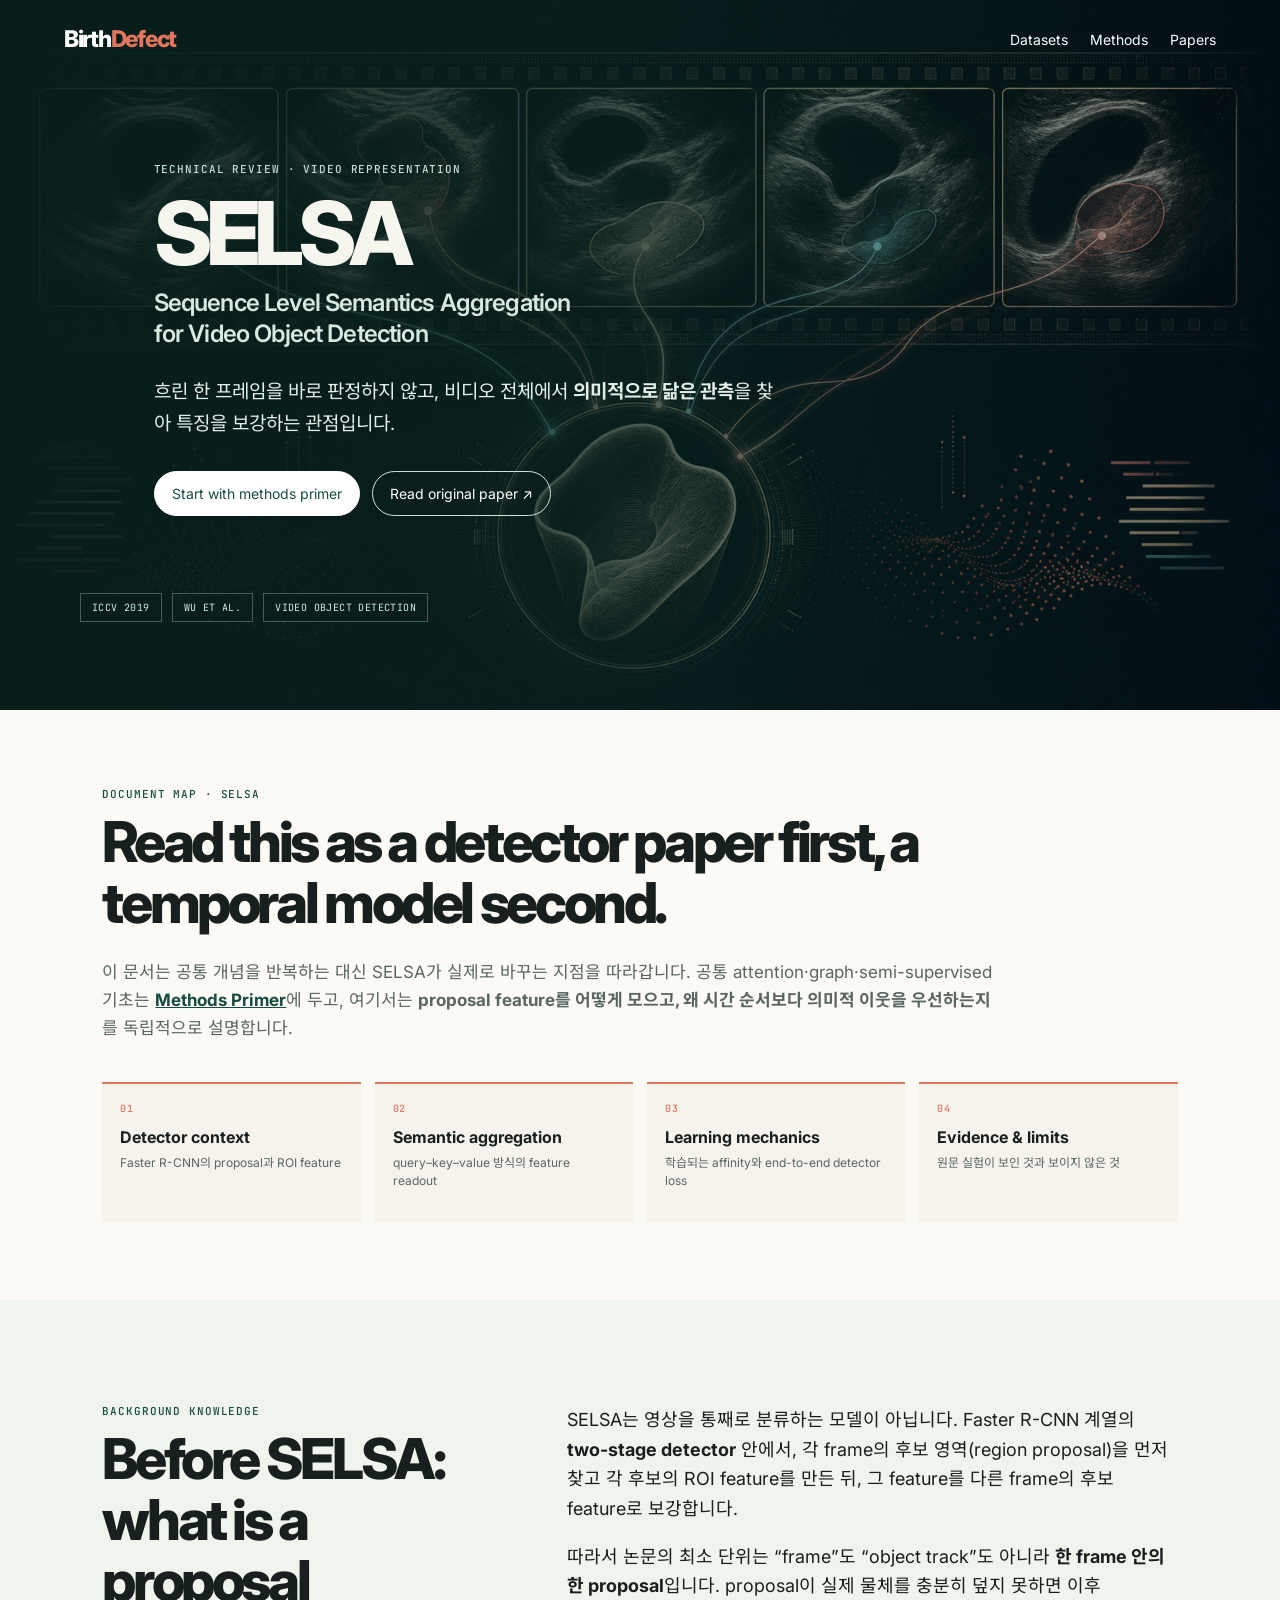
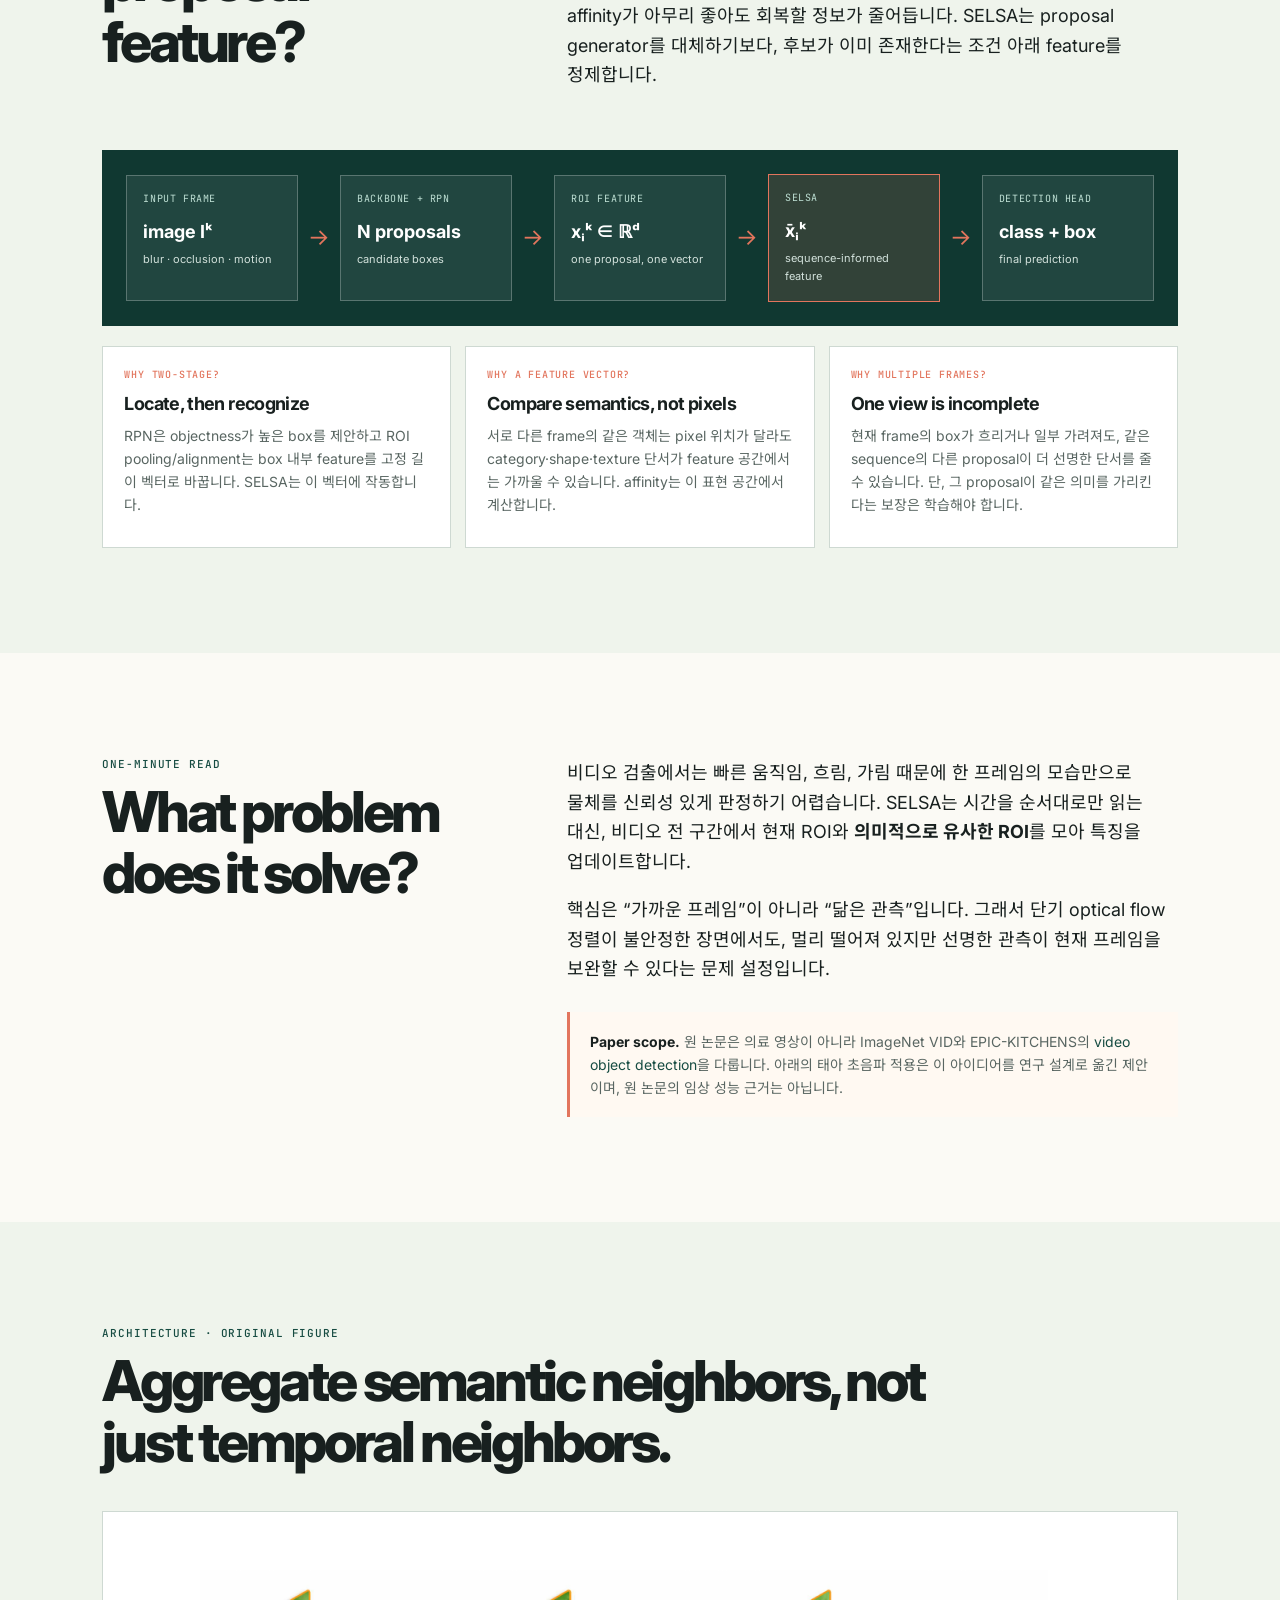
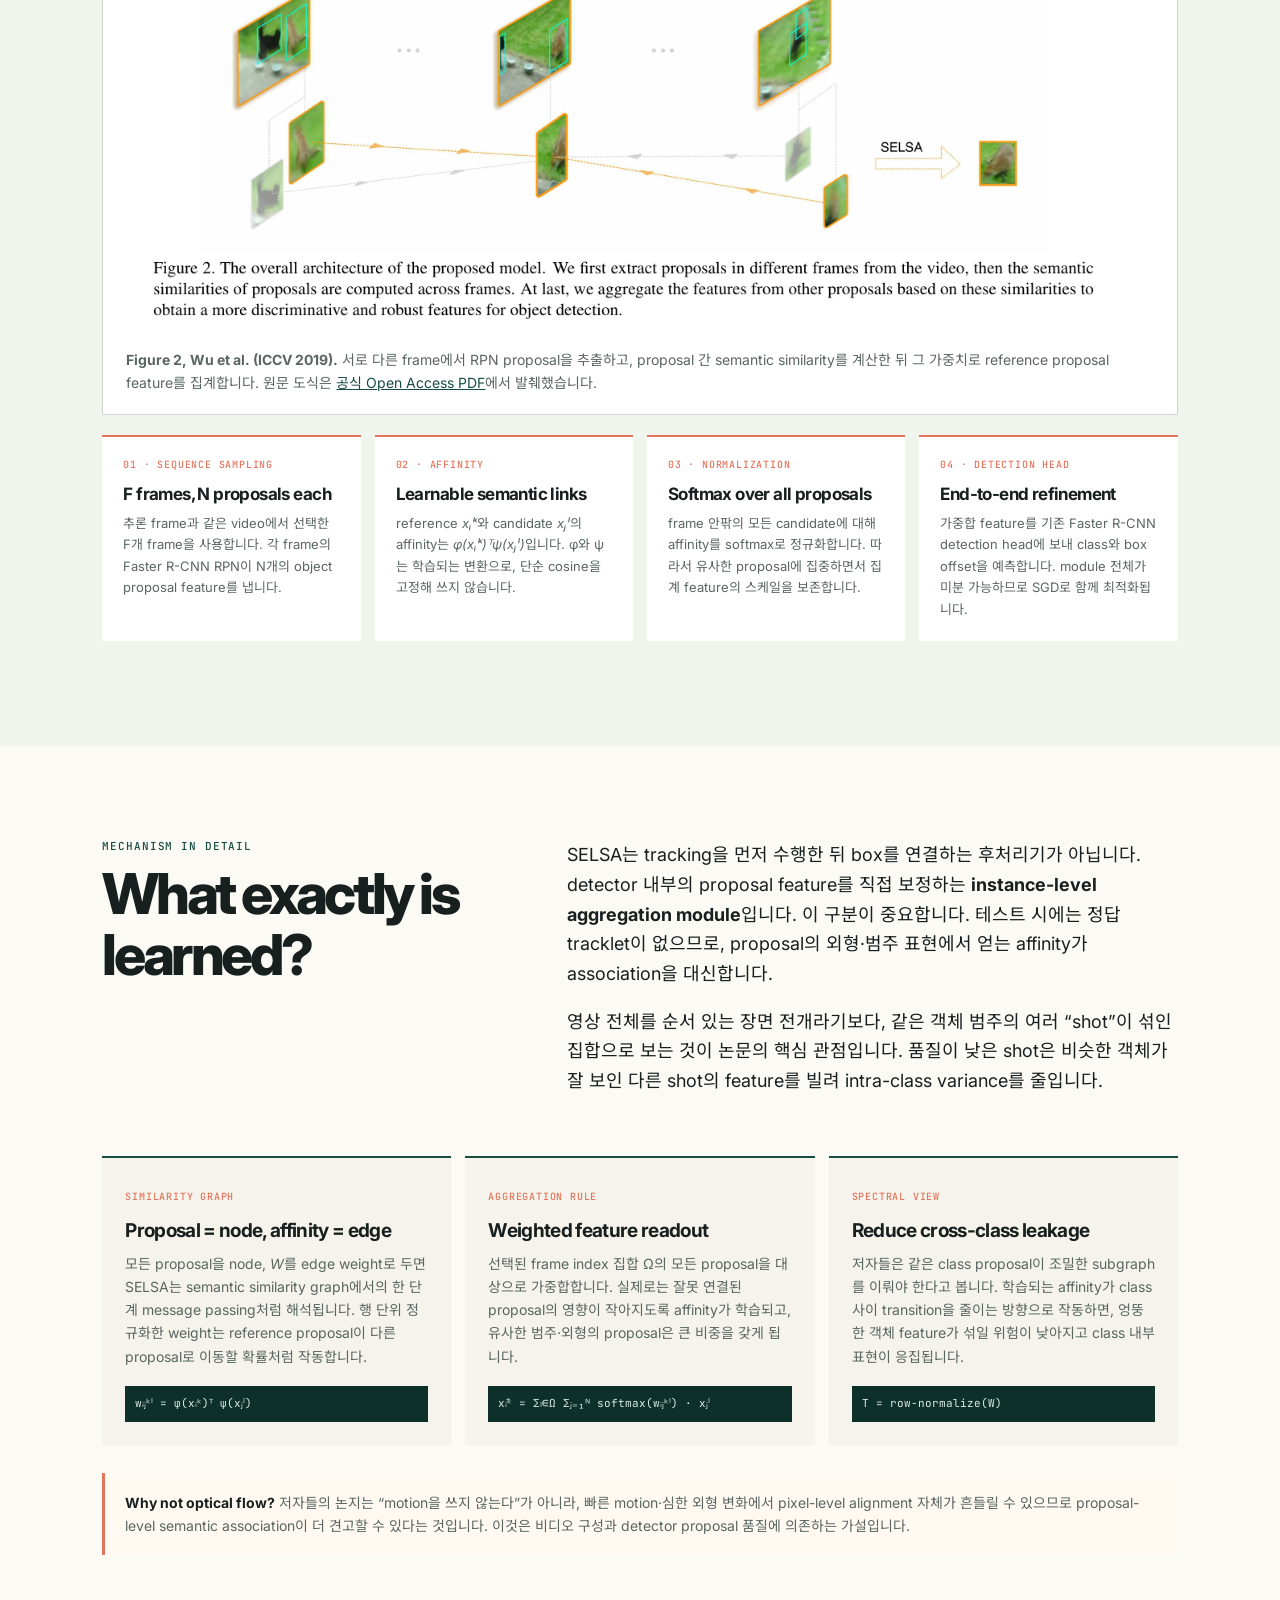
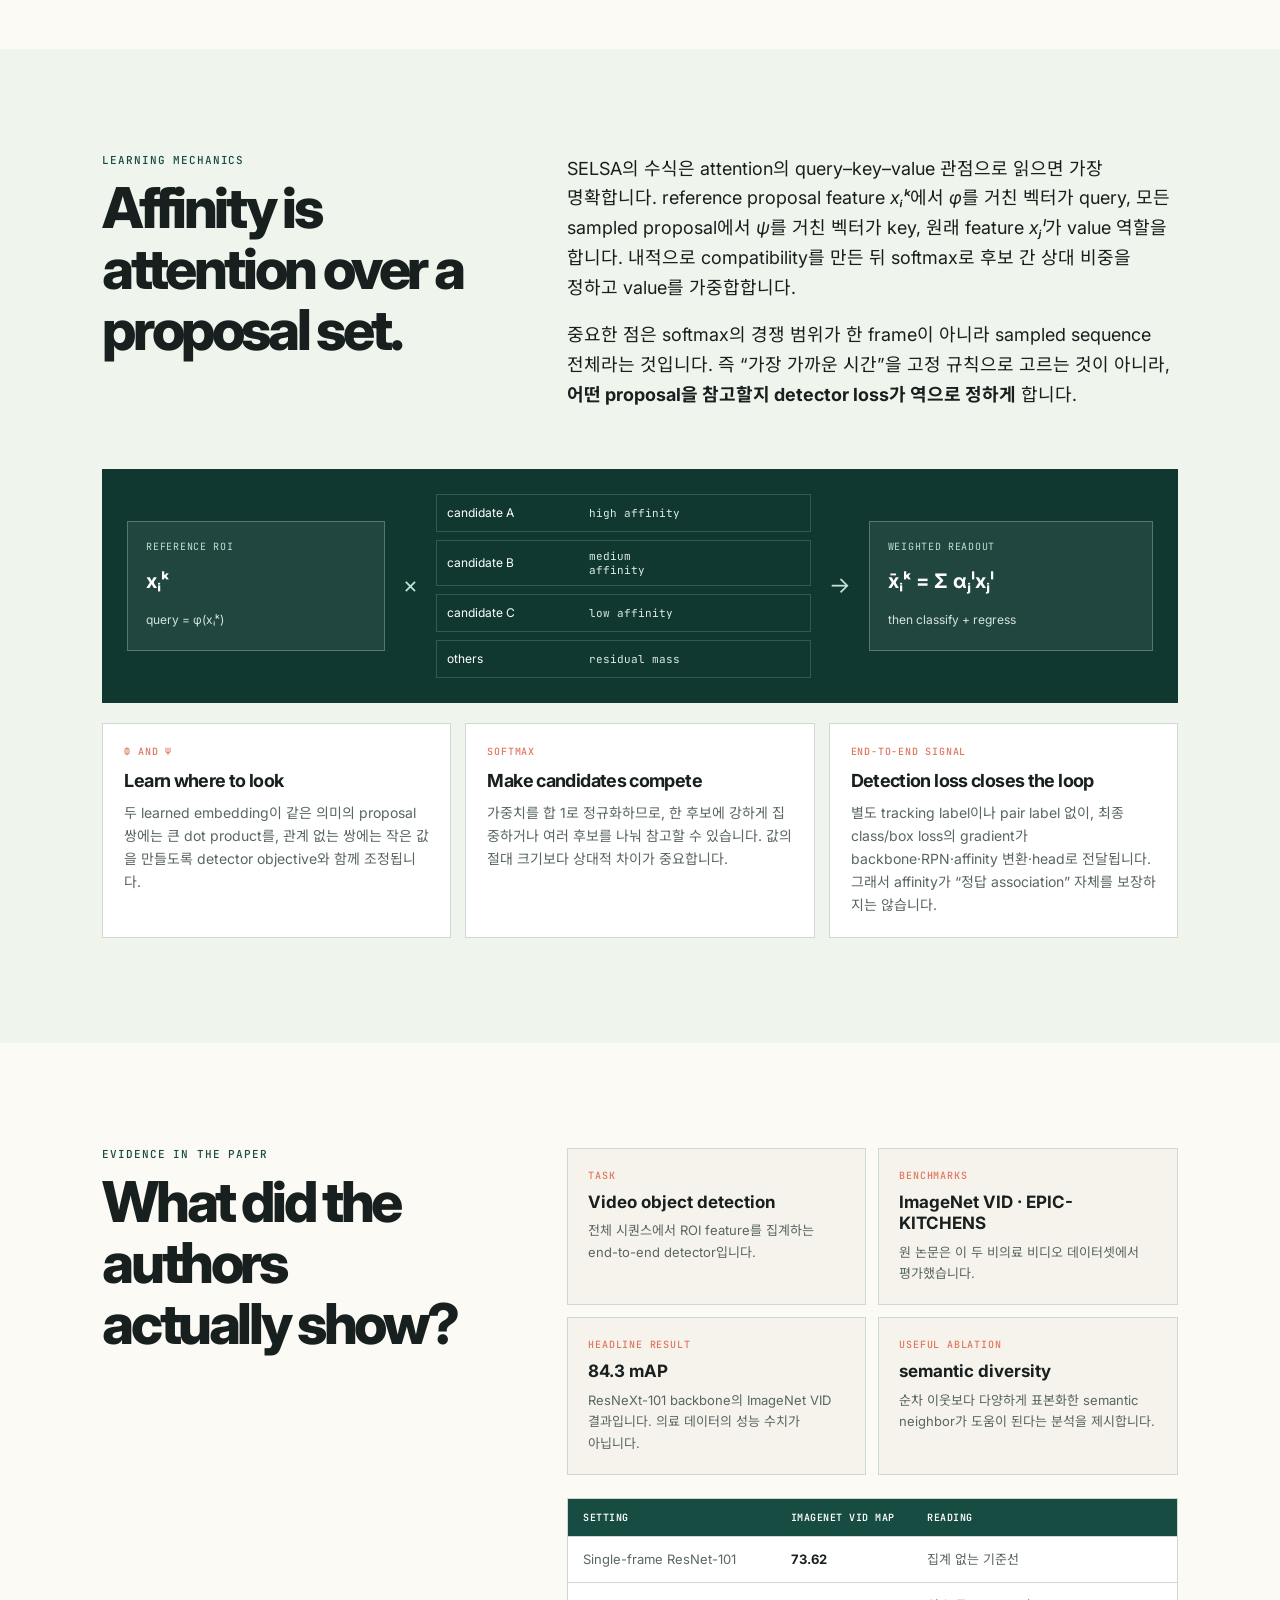
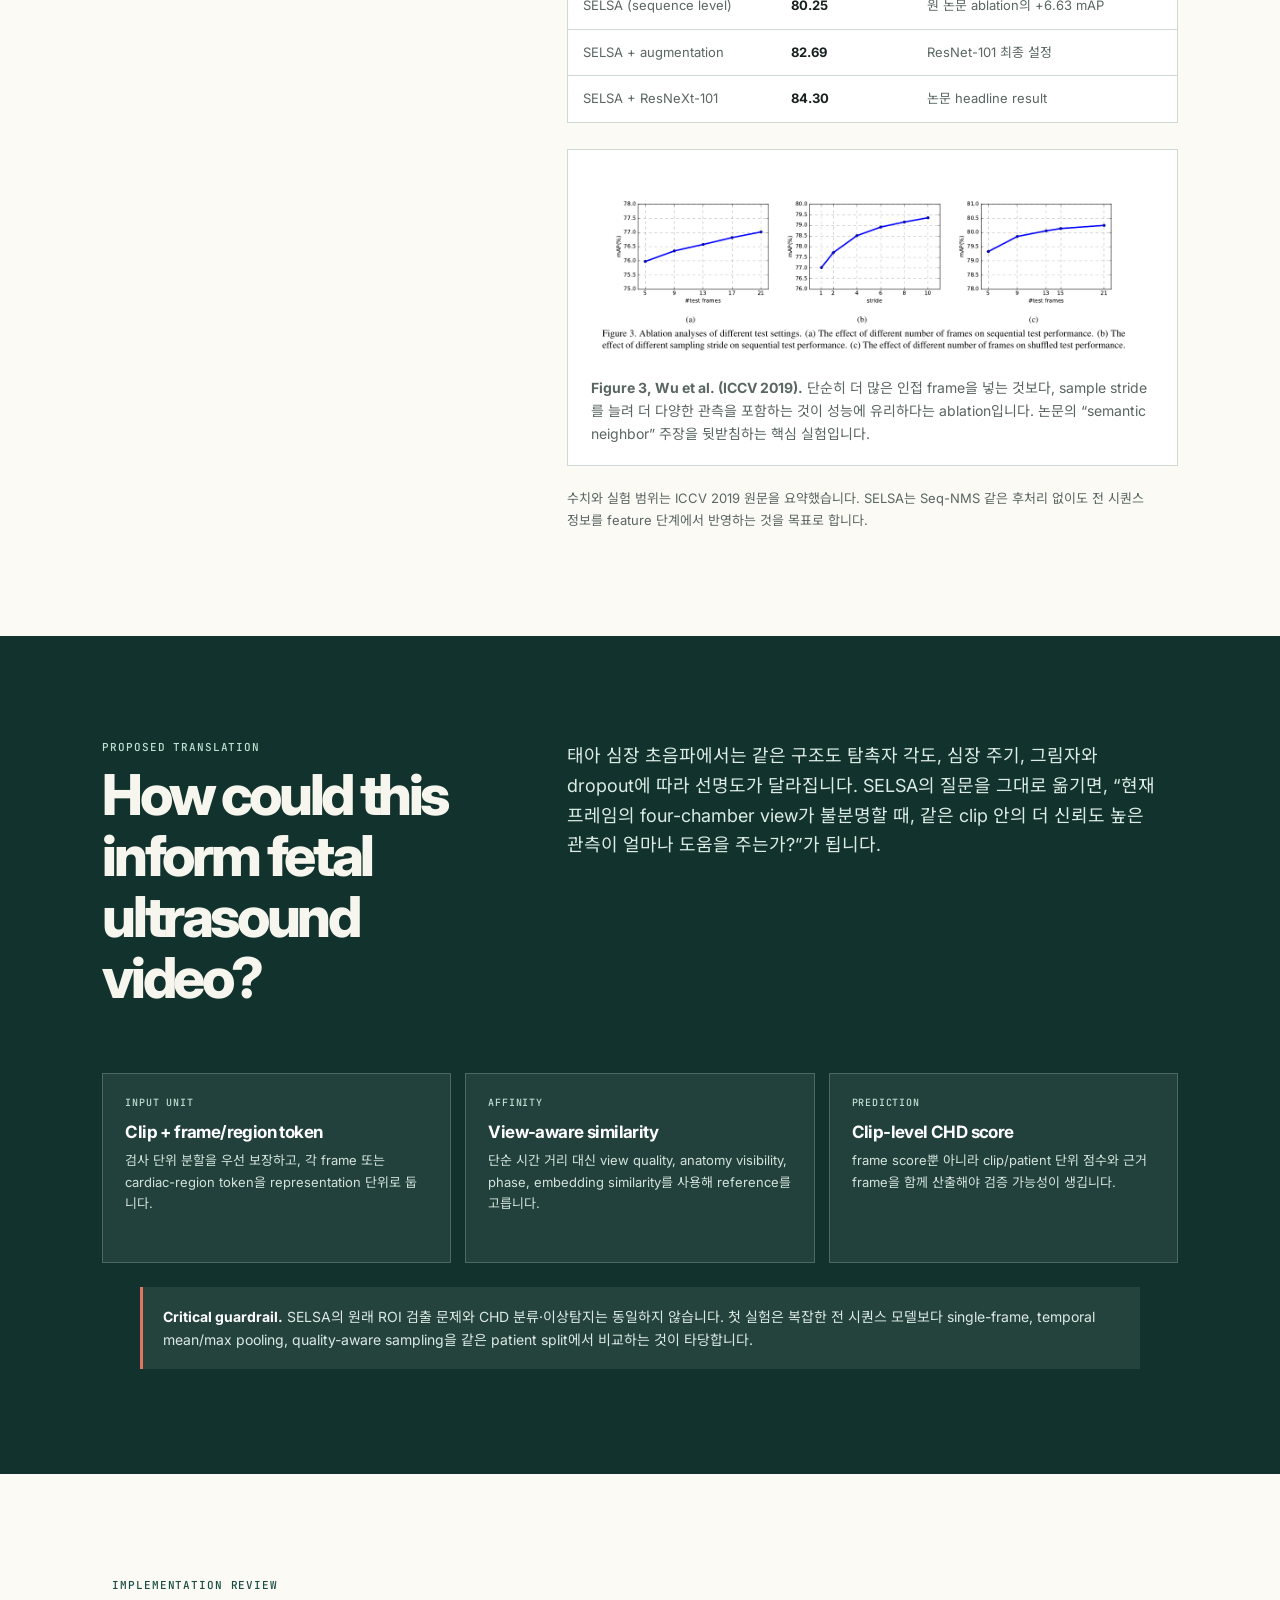
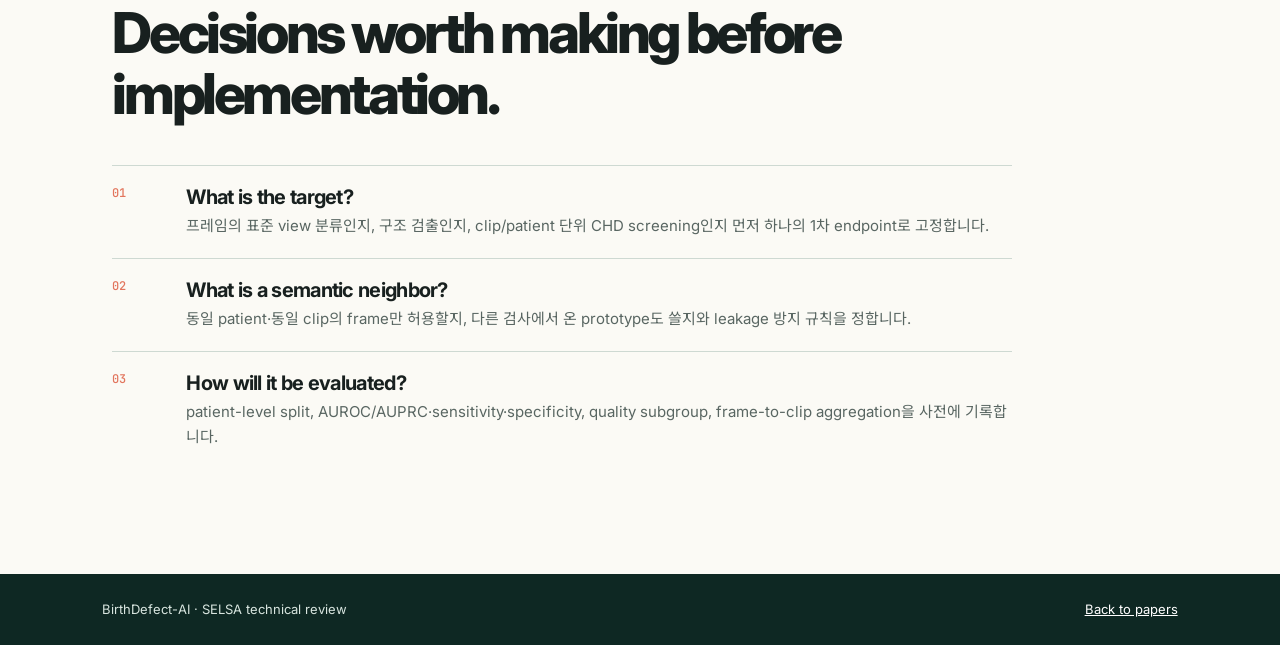
<file: selsa.html>
<!doctype html>
<html lang="en">
  <head>
    <meta charset="utf-8" />
    <meta name="viewport" content="width=device-width, initial-scale=1" />
    <title>SELSA — BirthDefect</title>
    <link rel="stylesheet" href="styles.css" />
  </head>
  <body>
    <header class="paper-hero selsa-hero">
      <img class="paper-hero-art" src="assets/papers/selsa-concept.png" alt="Conceptual sequence-level feature aggregation illustration" />
      <nav>
        <a class="wordmark" href="index.html">Birth<span>Defect</span></a>
        <div class="nav-links"><a href="datasets.html">Datasets</a><a href="methods.html">Methods</a><a href="papers.html">Papers</a></div>
      </nav>
      <div class="paper-hero-copy">
        <p class="eyebrow">Technical review · video representation</p>
        <h1>SELSA</h1>
        <p class="paper-subtitle">Sequence Level Semantics Aggregation<br />for Video Object Detection</p>
        <p class="lede">흐린 한 프레임을 바로 판정하지 않고, 비디오 전체에서 <b>의미적으로 닮은 관측</b>을 찾아 특징을 보강하는 관점입니다.</p>
        <p class="actions"><a class="button primary" href="primer.html">Start with methods primer</a><a class="button" href="https://arxiv.org/abs/1907.06390">Read original paper ↗</a></p>
      </div>
      <div class="paper-meta"><span>ICCV 2019</span><span>Wu et al.</span><span>Video object detection</span></div>
    </header>
    <main>
      <section class="section paper-map-section">
        <div><p class="eyebrow">Document map · SELSA</p><h2>Read this as a detector paper first, a temporal model second.</h2><p>이 문서는 공통 개념을 반복하는 대신 SELSA가 실제로 바꾸는 지점을 따라갑니다. 공통 attention·graph·semi-supervised 기초는 <a href="primer.html">Methods Primer</a>에 두고, 여기서는 <b>proposal feature를 어떻게 모으고, 왜 시간 순서보다 의미적 이웃을 우선하는지</b>를 독립적으로 설명합니다.</p></div>
        <ol class="paper-map"><li><span>01</span><b>Detector context</b><small>Faster R-CNN의 proposal과 ROI feature</small></li><li><span>02</span><b>Semantic aggregation</b><small>query–key–value 방식의 feature readout</small></li><li><span>03</span><b>Learning mechanics</b><small>학습되는 affinity와 end-to-end detector loss</small></li><li><span>04</span><b>Evidence & limits</b><small>원문 실험이 보인 것과 보이지 않은 것</small></li></ol>
      </section>

      <section class="section pale paper-foundation">
        <div class="paper-intro"><div><p class="eyebrow">Background knowledge</p><h2>Before SELSA: what is a proposal feature?</h2></div><div><p>SELSA는 영상을 통째로 분류하는 모델이 아닙니다. Faster R-CNN 계열의 <b>two-stage detector</b> 안에서, 각 frame의 후보 영역(region proposal)을 먼저 찾고 각 후보의 ROI feature를 만든 뒤, 그 feature를 다른 frame의 후보 feature로 보강합니다.</p><p>따라서 논문의 최소 단위는 “frame”도 “object track”도 아니라 <b>한 frame 안의 한 proposal</b>입니다. proposal이 실제 물체를 충분히 덮지 못하면 이후 affinity가 아무리 좋아도 회복할 정보가 줄어듭니다. SELSA는 proposal generator를 대체하기보다, 후보가 이미 존재한다는 조건 아래 feature를 정제합니다.</p></div></div>
        <div class="detector-board" role="img" aria-label="Faster R-CNN proposal to ROI feature to SELSA aggregation diagram"><article><span>Input frame</span><b>image Iᵏ</b><small>blur · occlusion · motion</small></article><i>→</i><article><span>Backbone + RPN</span><b>N proposals</b><small>candidate boxes</small></article><i>→</i><article><span>ROI feature</span><b>xᵢᵏ ∈ ℝᵈ</b><small>one proposal, one vector</small></article><i>→</i><article class="accent"><span>SELSA</span><b>x̄ᵢᵏ</b><small>sequence-informed feature</small></article><i>→</i><article><span>Detection head</span><b>class + box</b><small>final prediction</small></article></div>
        <div class="foundation-grid"><article><span>Why two-stage?</span><h3>Locate, then recognize</h3><p>RPN은 objectness가 높은 box를 제안하고 ROI pooling/alignment는 box 내부 feature를 고정 길이 벡터로 바꿉니다. SELSA는 이 벡터에 작동합니다.</p></article><article><span>Why a feature vector?</span><h3>Compare semantics, not pixels</h3><p>서로 다른 frame의 같은 객체는 pixel 위치가 달라도 category·shape·texture 단서가 feature 공간에서는 가까울 수 있습니다. affinity는 이 표현 공간에서 계산합니다.</p></article><article><span>Why multiple frames?</span><h3>One view is incomplete</h3><p>현재 frame의 box가 흐리거나 일부 가려져도, 같은 sequence의 다른 proposal이 더 선명한 단서를 줄 수 있습니다. 단, 그 proposal이 같은 의미를 가리킨다는 보장은 학습해야 합니다.</p></article></div>
      </section>

      <section class="section paper-intro">
        <div><p class="eyebrow">One-minute read</p><h2>What problem does it solve?</h2></div>
        <div>
          <p>비디오 검출에서는 빠른 움직임, 흐림, 가림 때문에 한 프레임의 모습만으로 물체를 신뢰성 있게 판정하기 어렵습니다. SELSA는 시간을 순서대로만 읽는 대신, 비디오 전 구간에서 현재 ROI와 <b>의미적으로 유사한 ROI</b>를 모아 특징을 업데이트합니다.</p>
          <p>핵심은 “가까운 프레임”이 아니라 “닮은 관측”입니다. 그래서 단기 optical flow 정렬이 불안정한 장면에서도, 멀리 떨어져 있지만 선명한 관측이 현재 프레임을 보완할 수 있다는 문제 설정입니다.</p>
          <aside class="paper-callout"><b>Paper scope.</b> 원 논문은 의료 영상이 아니라 ImageNet VID와 EPIC-KITCHENS의 <em>video object detection</em>을 다룹니다. 아래의 태아 초음파 적용은 이 아이디어를 연구 설계로 옮긴 제안이며, 원 논문의 임상 성능 근거는 아닙니다.</aside>
        </div>
      </section>

      <section class="section pale paper-visual-section">
        <p class="eyebrow">Architecture · original figure</p><h2>Aggregate semantic neighbors, not just temporal neighbors.</h2>
        <figure class="paper-wide-figure original-figure"><img src="assets/papers/original/selsa-figure-2.png" alt="SELSA Figure 2: proposal features are aggregated across video frames" /><figcaption><b>Figure 2, Wu et al. (ICCV 2019).</b> 서로 다른 frame에서 RPN proposal을 추출하고, proposal 간 semantic similarity를 계산한 뒤 그 가중치로 reference proposal feature를 집계합니다. 원문 도식은 <a href="https://openaccess.thecvf.com/content_ICCV_2019/papers/Wu_Sequence_Level_Semantics_Aggregation_for_Video_Object_Detection_ICCV_2019_paper.pdf">공식 Open Access PDF</a>에서 발췌했습니다.</figcaption></figure>
        <div class="method-flow four">
          <article><span>01 · sequence sampling</span><h3>F frames, N proposals each</h3><p>추론 frame과 같은 video에서 선택한 F개 frame을 사용합니다. 각 frame의 Faster R-CNN RPN이 N개의 object proposal feature를 냅니다.</p></article>
          <article><span>02 · affinity</span><h3>Learnable semantic links</h3><p>reference <i>xᵢᵏ</i>와 candidate <i>xⱼˡ</i>의 affinity는 <i>φ(xᵢᵏ)ᵀψ(xⱼˡ)</i>입니다. φ와 ψ는 학습되는 변환으로, 단순 cosine을 고정해 쓰지 않습니다.</p></article>
          <article><span>03 · normalization</span><h3>Softmax over all proposals</h3><p>frame 안팎의 모든 candidate에 대해 affinity를 softmax로 정규화합니다. 따라서 유사한 proposal에 집중하면서 집계 feature의 스케일을 보존합니다.</p></article>
          <article><span>04 · detection head</span><h3>End-to-end refinement</h3><p>가중합 feature를 기존 Faster R-CNN detection head에 보내 class와 box offset을 예측합니다. module 전체가 미분 가능하므로 SGD로 함께 최적화됩니다.</p></article>
        </div>
      </section>

      <section class="section technical-section">
        <div class="paper-intro"><div><p class="eyebrow">Mechanism in detail</p><h2>What exactly is learned?</h2></div><div><p>SELSA는 tracking을 먼저 수행한 뒤 box를 연결하는 후처리기가 아닙니다. detector 내부의 proposal feature를 직접 보정하는 <b>instance-level aggregation module</b>입니다. 이 구분이 중요합니다. 테스트 시에는 정답 tracklet이 없으므로, proposal의 외형·범주 표현에서 얻는 affinity가 association을 대신합니다.</p><p>영상 전체를 순서 있는 장면 전개라기보다, 같은 객체 범주의 여러 “shot”이 섞인 집합으로 보는 것이 논문의 핵심 관점입니다. 품질이 낮은 shot은 비슷한 객체가 잘 보인 다른 shot의 feature를 빌려 intra-class variance를 줄입니다.</p></div></div>
        <div class="detail-grid">
          <article><span>Similarity graph</span><h3>Proposal = node, affinity = edge</h3><p>모든 proposal을 node, <i>W</i>를 edge weight로 두면 SELSA는 semantic similarity graph에서의 한 단계 message passing처럼 해석됩니다. 행 단위 정규화한 weight는 reference proposal이 다른 proposal로 이동할 확률처럼 작동합니다.</p><code>wᵢⱼᵏˡ = φ(xᵢᵏ)ᵀ ψ(xⱼˡ)</code></article>
          <article><span>Aggregation rule</span><h3>Weighted feature readout</h3><p>선택된 frame index 집합 Ω의 모든 proposal을 대상으로 가중합합니다. 실제로는 잘못 연결된 proposal의 영향이 작아지도록 affinity가 학습되고, 유사한 범주·외형의 proposal은 큰 비중을 갖게 됩니다.</p><code>x̄ᵢᵏ = Σₗ∈Ω Σⱼ₌₁ᴺ softmax(wᵢⱼᵏˡ) · xⱼˡ</code></article>
          <article><span>Spectral view</span><h3>Reduce cross-class leakage</h3><p>저자들은 같은 class proposal이 조밀한 subgraph를 이뤄야 한다고 봅니다. 학습되는 affinity가 class 사이 transition을 줄이는 방향으로 작동하면, 엉뚱한 객체 feature가 섞일 위험이 낮아지고 class 내부 표현이 응집됩니다.</p><code>T = row-normalize(W)</code></article>
        </div>
        <aside class="paper-callout"><b>Why not optical flow?</b> 저자들의 논지는 “motion을 쓰지 않는다”가 아니라, 빠른 motion·심한 외형 변화에서 pixel-level alignment 자체가 흔들릴 수 있으므로 proposal-level semantic association이 더 견고할 수 있다는 것입니다. 이것은 비디오 구성과 detector proposal 품질에 의존하는 가설입니다.</aside>
      </section>

      <section class="section pale paper-mechanics">
        <div class="paper-intro"><div><p class="eyebrow">Learning mechanics</p><h2>Affinity is attention over a proposal set.</h2></div><div><p>SELSA의 수식은 attention의 query–key–value 관점으로 읽으면 가장 명확합니다. reference proposal feature <i>xᵢᵏ</i>에서 <i>φ</i>를 거친 벡터가 query, 모든 sampled proposal에서 <i>ψ</i>를 거친 벡터가 key, 원래 feature <i>xⱼˡ</i>가 value 역할을 합니다. 내적으로 compatibility를 만든 뒤 softmax로 후보 간 상대 비중을 정하고 value를 가중합합니다.</p><p>중요한 점은 softmax의 경쟁 범위가 한 frame이 아니라 sampled sequence 전체라는 것입니다. 즉 “가장 가까운 시간”을 고정 규칙으로 고르는 것이 아니라, <b>어떤 proposal을 참고할지 detector loss가 역으로 정하게</b> 합니다.</p></div></div>
        <div class="mechanics-board selsa-mechanics" role="img" aria-label="SELSA query key value attention visualization"><div class="mechanics-query"><span>Reference ROI</span><b>xᵢᵏ</b><small>query = φ(xᵢᵏ)</small></div><i>×</i><div class="mechanics-candidates"><article><span>candidate A</span><b>high affinity</b><em style="--w:88%" data-label="0.62"></em></article><article><span>candidate B</span><b>medium affinity</b><em style="--w:35%" data-label="0.24"></em></article><article><span>candidate C</span><b>low affinity</b><em style="--w:12%" data-label="0.07"></em></article><article><span>others</span><b>residual mass</b><em style="--w:10%" data-label="0.07"></em></article></div><i>→</i><div class="mechanics-output"><span>Weighted readout</span><b>x̄ᵢᵏ = Σ αⱼˡxⱼˡ</b><small>then classify + regress</small></div></div>
        <div class="foundation-grid"><article><span>φ and ψ</span><h3>Learn where to look</h3><p>두 learned embedding이 같은 의미의 proposal 쌍에는 큰 dot product를, 관계 없는 쌍에는 작은 값을 만들도록 detector objective와 함께 조정됩니다.</p></article><article><span>Softmax</span><h3>Make candidates compete</h3><p>가중치를 합 1로 정규화하므로, 한 후보에 강하게 집중하거나 여러 후보를 나눠 참고할 수 있습니다. 값의 절대 크기보다 상대적 차이가 중요합니다.</p></article><article><span>End-to-end signal</span><h3>Detection loss closes the loop</h3><p>별도 tracking label이나 pair label 없이, 최종 class/box loss의 gradient가 backbone·RPN·affinity 변환·head로 전달됩니다. 그래서 affinity가 “정답 association” 자체를 보장하지는 않습니다.</p></article></div>
      </section>

      <section class="section paper-intro evidence-section">
        <div><p class="eyebrow">Evidence in the paper</p><h2>What did the authors actually show?</h2></div>
        <div>
          <div class="evidence-grid">
            <article><span>Task</span><strong>Video object detection</strong><p>전체 시퀀스에서 ROI feature를 집계하는 end-to-end detector입니다.</p></article>
            <article><span>Benchmarks</span><strong>ImageNet VID · EPIC-KITCHENS</strong><p>원 논문은 이 두 비의료 비디오 데이터셋에서 평가했습니다.</p></article>
            <article><span>Headline result</span><strong>84.3 mAP</strong><p>ResNeXt-101 backbone의 ImageNet VID 결과입니다. 의료 데이터의 성능 수치가 아닙니다.</p></article>
            <article><span>Useful ablation</span><strong>semantic diversity</strong><p>순차 이웃보다 다양하게 표본화한 semantic neighbor가 도움이 된다는 분석을 제시합니다.</p></article>
          </div>
          <div class="result-table"><div class="table-head"><span>Setting</span><span>ImageNet VID mAP</span><span>Reading</span></div><div><span>Single-frame ResNet-101</span><strong>73.62</strong><span>집계 없는 기준선</span></div><div><span>SELSA (sequence level)</span><strong>80.25</strong><span>원 논문 ablation의 +6.63 mAP</span></div><div><span>SELSA + augmentation</span><strong>82.69</strong><span>ResNet-101 최종 설정</span></div><div><span>SELSA + ResNeXt-101</span><strong>84.30</strong><span>논문 headline result</span></div></div>
          <figure class="paper-wide-figure original-figure compact-figure"><img src="assets/papers/original/selsa-figure-3.png" alt="SELSA Figure 3 sampling strategy ablation" /><figcaption><b>Figure 3, Wu et al. (ICCV 2019).</b> 단순히 더 많은 인접 frame을 넣는 것보다, sample stride를 늘려 더 다양한 관측을 포함하는 것이 성능에 유리하다는 ablation입니다. 논문의 “semantic neighbor” 주장을 뒷받침하는 핵심 실험입니다.</figcaption></figure>
          <p class="source-note">수치와 실험 범위는 ICCV 2019 원문을 요약했습니다. SELSA는 Seq-NMS 같은 후처리 없이도 전 시퀀스 정보를 feature 단계에서 반영하는 것을 목표로 합니다.</p>
        </div>
      </section>

      <section class="section dark paper-application">
        <div class="paper-intro"><div><p class="eyebrow">Proposed translation</p><h2>How could this inform fetal ultrasound video?</h2></div><div><p>태아 심장 초음파에서는 같은 구조도 탐촉자 각도, 심장 주기, 그림자와 dropout에 따라 선명도가 달라집니다. SELSA의 질문을 그대로 옮기면, “현재 프레임의 four-chamber view가 불분명할 때, 같은 clip 안의 더 신뢰도 높은 관측이 얼마나 도움을 주는가?”가 됩니다.</p></div></div>
        <div class="translation-grid">
          <article><span>Input unit</span><h3>Clip + frame/region token</h3><p>검사 단위 분할을 우선 보장하고, 각 frame 또는 cardiac-region token을 representation 단위로 둡니다.</p></article>
          <article><span>Affinity</span><h3>View-aware similarity</h3><p>단순 시간 거리 대신 view quality, anatomy visibility, phase, embedding similarity를 사용해 reference를 고릅니다.</p></article>
          <article><span>Prediction</span><h3>Clip-level CHD score</h3><p>frame score뿐 아니라 clip/patient 단위 점수와 근거 frame을 함께 산출해야 검증 가능성이 생깁니다.</p></article>
        </div>
        <aside class="dark-note"><b>Critical guardrail.</b> SELSA의 원래 ROI 검출 문제와 CHD 분류·이상탐지는 동일하지 않습니다. 첫 실험은 복잡한 전 시퀀스 모델보다 single-frame, temporal mean/max pooling, quality-aware sampling을 같은 patient split에서 비교하는 것이 타당합니다.</aside>
      </section>

      <section class="section meeting-section">
        <p class="eyebrow">Implementation review</p><h2>Decisions worth making before implementation.</h2>
        <ol class="meeting-list">
          <li><span>01</span><div><h3>What is the target?</h3><p>프레임의 표준 view 분류인지, 구조 검출인지, clip/patient 단위 CHD screening인지 먼저 하나의 1차 endpoint로 고정합니다.</p></div></li>
          <li><span>02</span><div><h3>What is a semantic neighbor?</h3><p>동일 patient·동일 clip의 frame만 허용할지, 다른 검사에서 온 prototype도 쓸지와 leakage 방지 규칙을 정합니다.</p></div></li>
          <li><span>03</span><div><h3>How will it be evaluated?</h3><p>patient-level split, AUROC/AUPRC·sensitivity·specificity, quality subgroup, frame-to-clip aggregation을 사전에 기록합니다.</p></div></li>
        </ol>
      </section>
    </main>
    <footer><span>BirthDefect-AI · SELSA technical review</span><a href="papers.html">Back to papers</a></footer>
  </body>
</html>
</file>
<file: styles.css>
@import url('https://fonts.googleapis.com/css2?family=Inter:wght@400;500;600;700;800&family=Noto+Sans+KR:wght@400;500;600;700&family=JetBrains+Mono:wght@400;500&display=swap');

:root { --ink:#18201f; --muted:#596662; --paper:#fbfaf5; --sage:#dce8dc; --green:#174c42; --coral:#e2755d; --line:#ced9d2; --dark:#12332d; }
* { box-sizing:border-box; } html { scroll-behavior:smooth; } body { margin:0; color:var(--ink); background:var(--paper); font:16px/1.65 Inter,"Noto Sans KR",sans-serif; } a { color:inherit; } .hero { min-height:680px; padding:28px max(5vw,32px) 68px; background:linear-gradient(125deg,#dce8dc 0%,#f8f6ed 58%,#f2c7aa 100%); position:relative; overflow:hidden; } .hero:after { content:""; position:absolute; width:560px; height:560px; border:1px solid rgba(23,76,66,.15); border-radius:48% 52% 58% 42%; right:-170px; bottom:-220px; transform:rotate(20deg); } nav { display:flex; justify-content:space-between; align-items:center; position:relative; z-index:1; } .wordmark { font:800 23px/1 Inter,"Noto Sans KR",sans-serif; text-decoration:none; letter-spacing:-.055em; } .wordmark span { color:var(--coral); } .nav-links { display:flex; gap:22px; font-size:14px; } .nav-links a { text-decoration:none; } .hero-copy { max-width:780px; margin:148px 0 0 7vw; position:relative; z-index:1; } .eyebrow { color:var(--green); font:500 11px/1.2 "JetBrains Mono",monospace; letter-spacing:.08em; text-transform:uppercase; } h1,h2,h3,p { margin-top:0; } h1 { font:800 clamp(48px,7vw,88px)/1.03 Inter,"Noto Sans KR",sans-serif; letter-spacing:-.07em; margin:12px 0 25px; } h2 { font:800 clamp(34px,4.4vw,58px)/1.08 Inter,"Noto Sans KR",sans-serif; letter-spacing:-.06em; margin:10px 0 24px; } h3 { font:700 20px/1.22 Inter,"Noto Sans KR",sans-serif; letter-spacing:-.035em; } .lede { max-width:600px; font-size:19px; color:#34423e; } .actions { display:flex; gap:12px; margin-top:32px; } .button { border:1px solid var(--green); border-radius:99px; padding:10px 17px; font-size:14px; text-decoration:none; } .button.primary { color:#fff; background:var(--green); } .hero-card { position:absolute; z-index:1; right:8vw; bottom:58px; width:260px; padding:22px; border:1px solid rgba(24,32,31,.25); background:rgba(255,255,255,.48); backdrop-filter:blur(9px); } .hero-card p { margin-bottom:2px; color:var(--muted); font-size:12px; } .hero-card strong { display:block; font-size:14px; line-height:1.35; } hr { border:0; border-top:1px solid rgba(24,32,31,.15); margin:15px 0; } .section { padding:105px max(8vw,32px); } .two-column { display:grid; grid-template-columns:.9fr 1.3fr; gap:8vw; } .two-column > div:nth-child(2) { font-size:18px; } .task-grid,.dataset-grid,.method-notes,.metric-grid { display:grid; gap:14px; } .task-grid { grid-template-columns:repeat(3,1fr); margin-top:38px; } .task-grid article { padding-top:13px; border-top:2px solid var(--green); } .task-grid span,.dataset > p { color:var(--coral); font:500 11px "JetBrains Mono",monospace; text-transform:uppercase; } .task-grid p,.dataset p,.method-notes p,.metric-grid p { color:var(--muted); font-size:14px; } .pale { background:#eff4ec; } .dataset-grid { grid-template-columns:repeat(4,1fr); margin-top:38px; } .dataset { min-height:280px; padding:23px; background:#fff; border:1px solid var(--line); display:flex; flex-direction:column; } .dataset.featured { background:var(--green); color:#fff; } .dataset.featured p,.dataset.featured a { color:#d7ebe4; } .dataset strong { font-size:14px; line-height:1.35; } .dataset a,.method-notes a { margin-top:auto; font-size:13px; font-weight:600; } .note { margin:26px 0 0; color:var(--muted); font-size:13px; } .pipeline { display:grid; grid-template-columns:1fr auto 1fr auto 1fr auto 1fr; align-items:center; max-width:1170px; margin:45px auto 50px; } .pipeline div { min-height:170px; padding:20px; background:#fff; border:1px solid var(--line); } .pipeline b { display:inline-grid; place-items:center; width:25px; height:25px; color:#fff; background:var(--coral); border-radius:50%; font:12px "JetBrains Mono",monospace; } .pipeline h3 { margin:13px 0 7px; font-size:18px; } .pipeline p { margin:0; color:var(--muted); font-size:13px; } .pipeline i { padding:0 10px; color:var(--coral); font-size:22px; font-style:normal; } .method-notes { grid-template-columns:repeat(3,1fr); } .method-notes article { min-height:190px; padding:23px; border-top:2px solid var(--coral); background:#f5f3eb; display:flex; flex-direction:column; } .dark { color:#f7f6ee; background:var(--dark); } .dark .eyebrow { color:#bde0d2; } .metric-grid { grid-template-columns:repeat(4,1fr); margin-top:38px; } .metric-grid article { padding:15px 18px; border-left:1px solid rgba(255,255,255,.32); } .metric-grid p { color:#d0ded8; } .roadmap { max-width:1100px; margin:auto; } ol { margin:40px 0 0; padding:0; list-style:none; } ol li { display:grid; grid-template-columns:120px 1fr; padding:19px 0; border-top:1px solid var(--line); } ol span { color:var(--coral); font:500 12px "JetBrains Mono",monospace; text-transform:uppercase; } ol h3 { margin:0 0 5px; } ol p { margin:0; color:var(--muted); } footer { display:flex; justify-content:space-between; padding:25px 8vw; color:#d8e5df; background:#0e2823; font-size:13px; } footer a { color:#fff; }
@media (max-width:850px) { .nav-links { display:none; } .hero { min-height:640px; } .hero-copy { margin:100px 0 0; } .hero-card { display:none; } .two-column { grid-template-columns:1fr; gap:12px; } .task-grid,.dataset-grid,.method-notes,.metric-grid { grid-template-columns:1fr 1fr; } .pipeline { grid-template-columns:1fr; gap:6px; } .pipeline i { transform:rotate(90deg); text-align:center; } }
@media (max-width:540px) { .section { padding:72px 24px; } h1 { font-size:49px; } .task-grid,.dataset-grid,.method-notes,.metric-grid { grid-template-columns:1fr; } .actions { align-items:flex-start; flex-direction:column; } footer { padding:22px 24px; } }

/* HVSMR dataset report */
.dataset-hero { min-height:650px; padding:28px max(5vw,32px) 0; color:#f7f6ee; background:linear-gradient(125deg,#103b34 0%,#174c42 47%,#597e73 100%); position:relative; overflow:hidden; }.dataset-hero:after { content:""; position:absolute; width:620px; height:620px; right:-150px; top:80px; border:1px solid rgba(255,255,255,.17); border-radius:44% 56% 53% 47%; transform:rotate(-26deg); }.dataset-hero .wordmark { color:#fff; }.dataset-hero .nav-links a { color:#e3efe9; }.dataset-hero-copy { max-width:780px; margin:115px 0 65px 7vw; position:relative; z-index:1; }.dataset-hero-copy h1 { margin-bottom:22px; }.dataset-hero-copy > p:not(.eyebrow) { max-width:650px; color:#dcebe5; font-size:18px; }.dataset-hero .eyebrow { color:#bde0d2; }.dataset-hero .button { border-color:#cde5da; color:#fff; }.dataset-hero .button.primary { color:var(--green); background:#fff; border-color:#fff; }.stat-ribbon { display:grid; grid-template-columns:repeat(4,1fr); max-width:1120px; margin:0 auto; position:relative; z-index:1; border-top:1px solid rgba(255,255,255,.25); }.stat-ribbon div { padding:23px 28px 27px; border-left:1px solid rgba(255,255,255,.25); }.stat-ribbon div:last-child { border-right:1px solid rgba(255,255,255,.25); }.stat-ribbon strong { display:block; font-size:27px; letter-spacing:-.06em; }.stat-ribbon span { color:#cde2d9; font-size:12px; }.korean-section p,.korean-section li { word-break:keep-all; }.intro-grid { display:grid; grid-template-columns:.8fr 1.35fr; gap:8vw; }.intro-grid > div:nth-child(2) { font-size:18px; }.fact-grid { display:grid; grid-template-columns:repeat(2,1fr); gap:12px; margin-top:30px; }.fact-grid article { padding:19px; background:#f1f2ec; border-left:2px solid var(--green); }.fact-grid span,.file-layout span { display:block; margin-bottom:9px; color:var(--coral); font:500 10px "JetBrains Mono",monospace; letter-spacing:.07em; }.fact-grid strong { font-size:17px; }.fact-grid p { margin:3px 0 0; color:var(--muted); font-size:13px; }.process-line { display:grid; grid-template-columns:repeat(5,1fr); gap:15px; margin-top:36px; }.process-line article { position:relative; padding:22px 17px 20px; background:#fff; border:1px solid var(--line); }.process-line b { display:inline-grid; width:26px; height:26px; place-items:center; color:#fff; border-radius:50%; background:var(--green); font:11px "JetBrains Mono",monospace; }.process-line h3 { margin:15px 0 9px; font-size:17px; }.process-line p { margin:0; color:var(--muted); font-size:13px; }.process-line code { word-break:break-all; font-size:10px; }.callout { margin:26px 0 0; padding:17px 19px; border-left:3px solid var(--coral); background:#fff9f2; font-size:14px; }.file-layout { display:grid; grid-template-columns:repeat(3,1fr); gap:14px; margin-top:38px; }.file-layout article { padding:23px; border-top:2px solid var(--coral); background:#f5f3eb; }.file-layout h3 { margin:0 0 9px; font-size:16px; word-break:break-word; }.file-layout p { margin:0; color:var(--muted); font-size:14px; }.preprocess-grid { display:grid; grid-template-columns:1fr 1fr; gap:20px; margin-top:20px; }.preprocess-grid > div { padding:26px; border:1px solid var(--line); }.preprocess-grid h3 { margin-bottom:15px; }.preprocess-grid ul { margin:0; padding-left:20px; }.preprocess-grid li { margin:8px 0; font-size:14px; }.code-card { display:flex; flex-direction:column; background:#102f29; color:#e5eee9; }.code-card p { color:#bfe0d4; font:11px "JetBrains Mono",monospace; text-transform:uppercase; letter-spacing:.08em; }.code-card code { display:block; overflow:auto; color:#fff; font:11px/1.7 "JetBrains Mono",monospace; white-space:pre; }.code-card a { margin-top:auto; color:#bfe0d4; font-size:13px; font-weight:600; }.result-grid { display:grid; grid-template-columns:repeat(4,1fr); gap:12px; margin-top:37px; }.result-grid article { min-height:130px; padding:22px; background:rgba(255,255,255,.08); border:1px solid rgba(255,255,255,.18); }.result-grid strong { display:block; margin-bottom:12px; font-size:22px; line-height:1.12; letter-spacing:-.045em; }.result-grid span { color:#cfe0d9; font-size:13px; }.result-note { max-width:790px; margin:23px 0 0; color:#d1e0da; font-size:14px; }.chart-section { max-width:1280px; margin:auto; }.chart-grid { display:grid; grid-template-columns:1fr 1fr; gap:25px; margin-top:38px; }.chart-grid figure { margin:0; padding:15px; background:#f1f2ec; }.chart-grid figure.wide-chart { grid-column:span 2; max-width:620px; }.chart-grid img { display:block; width:100%; height:auto; }.chart-grid figcaption { padding:14px 4px 3px; color:var(--muted); font-size:13px; }.chart-grid figcaption b { color:var(--ink); }.section-lede { max-width:840px; color:var(--muted); }.overlay-grid { display:grid; grid-template-columns:repeat(3,1fr); gap:18px; margin-top:35px; }.overlay-grid figure { margin:0; background:#fff; border:1px solid var(--line); }.overlay-grid img { display:block; width:100%; aspect-ratio:1/1; object-fit:cover; }.overlay-grid figcaption { padding:13px 15px; color:var(--muted); font-size:13px; }.overlay-grid figcaption b { color:var(--ink); }.takeaway-grid { display:grid; grid-template-columns:.85fr 1.15fr; gap:8vw; }.takeaway-grid article { padding:16px 0; border-top:1px solid var(--line); }.takeaway-grid h3 { margin:0 0 7px; font-size:18px; }.takeaway-grid p { margin:0; color:var(--muted); font-size:14px; }
@media (max-width:850px) { .dataset-hero-copy { margin-left:0; }.stat-ribbon { grid-template-columns:repeat(2,1fr); }.intro-grid,.takeaway-grid { grid-template-columns:1fr; gap:15px; }.process-line { grid-template-columns:1fr 1fr; }.file-layout { grid-template-columns:1fr; }.result-grid { grid-template-columns:1fr 1fr; }.overlay-grid { grid-template-columns:1fr 1fr; } }
@media (max-width:540px) { .dataset-hero { min-height:0; padding-left:24px; padding-right:24px; }.dataset-hero-copy { margin-top:80px; }.stat-ribbon { margin:0 -24px; grid-template-columns:1fr 1fr; }.stat-ribbon div { padding:17px; }.fact-grid,.preprocess-grid,.process-line,.result-grid,.chart-grid,.overlay-grid { grid-template-columns:1fr; }.chart-grid figure.wide-chart { grid-column:span 1; }.chart-grid figure { padding:8px; }.preprocess-grid > div { padding:20px; } }

/* Editorial visual assets */
.home-hero { color:#f7f6ee; background:#052d28; }.home-hero:after { border-color:rgba(255,255,255,.15); z-index:0; }.hero-art { position:absolute; inset:0; z-index:0; width:100%; height:100%; object-fit:cover; object-position:center; }.home-hero nav,.home-hero .hero-copy,.home-hero .hero-card { z-index:1; }.home-hero .wordmark,.home-hero .nav-links a { color:#fff; }.home-hero .eyebrow { color:#bfe0d4; }.home-hero .lede { color:#e0ece7; }.home-hero .button { color:#fff; border-color:#c8e2d6; }.home-hero .button.primary { color:#174c42; background:#fff; border-color:#fff; }.home-hero .hero-card { color:#fff; border-color:rgba(255,255,255,.25); background:rgba(2,24,21,.48); }.home-hero .hero-card p { color:#c9ddd5; }.method-art { display:block; width:100%; max-width:1120px; height:250px; margin:34px auto 10px; object-fit:cover; object-position:center; border:1px solid var(--line); background:#f5f3eb; }
@media (max-width:850px) { .home-hero .hero-art { object-position:62% center; }.method-art { height:190px; } }
@media (max-width:540px) { .home-hero .hero-art { object-position:66% center; opacity:.78; }.method-art { height:135px; margin-top:23px; } }

/* Detailed HVSMR command log */
.command-section .section-lede { margin-bottom:32px; }.command-grid { display:grid; grid-template-columns:1fr 1fr; gap:18px; }.command-grid article { overflow:hidden; border:1px solid var(--line); background:#fff; }.command-label { display:flex; gap:12px; align-items:baseline; padding:17px 20px; border-bottom:1px solid var(--line); }.command-label span,.qc-steps span { color:var(--coral); font:500 10px "JetBrains Mono",monospace; letter-spacing:.08em; text-transform:uppercase; }.command-label h3 { margin:0; font-size:18px; }.command-grid pre { min-height:250px; margin:0; padding:19px 20px; overflow:auto; color:#dcebe5; background:#0e302a; font:11px/1.65 "JetBrains Mono",monospace; white-space:pre-wrap; }.command-grid pre code { color:inherit; }.command-grid article > p { min-height:76px; margin:0; padding:15px 20px 19px; color:var(--muted); font-size:13px; }.artifact-table { margin-top:28px; border:1px solid var(--line); background:#fff; }.artifact-table > div { display:grid; grid-template-columns:1.1fr .95fr 2fr; gap:15px; padding:14px 17px; border-top:1px solid var(--line); font-size:13px; }.artifact-table > div:first-child { border-top:0; }.artifact-table .artifact-head { color:#fff; background:var(--green); font:600 11px "JetBrains Mono",monospace; letter-spacing:.05em; text-transform:uppercase; }.artifact-table code { color:var(--green); font:11px "JetBrains Mono",monospace; }.processing-figure { margin:35px auto 25px; padding:15px; max-width:1240px; border:1px solid var(--line); background:#f5f3eb; }.processing-figure img { display:block; width:100%; height:auto; }.processing-figure figcaption { padding:14px 4px 2px; color:var(--muted); font-size:13px; }.qc-steps { display:grid; grid-template-columns:repeat(4,1fr); gap:14px; }.qc-steps article { padding:20px; border-top:2px solid var(--coral); background:#f5f3eb; }.qc-steps h3 { margin:11px 0 8px; font-size:17px; }.qc-steps p { margin:0; color:var(--muted); font-size:13px; }
@media (max-width:850px) { .command-grid { grid-template-columns:1fr; }.qc-steps { grid-template-columns:1fr 1fr; } }
@media (max-width:540px) { .artifact-table { overflow:auto; }.artifact-table > div { min-width:650px; }.qc-steps { grid-template-columns:1fr; }.command-grid pre { min-height:0; }.command-grid article > p { min-height:0; } }

/* Expanded charts, sample panels, and manifest dictionary */
.chart-grid { grid-template-columns:1fr; gap:30px; }.chart-grid figure { padding:24px; }.chart-grid figure.wide-chart { grid-column:auto; max-width:none; }.chart-grid img { max-height:680px; object-fit:contain; }.chart-grid figcaption { max-width:970px; padding:19px 5px 4px; font-size:15px; }.section-lede { max-width:940px; }.sample-gallery { display:grid; grid-template-columns:1fr 1fr; gap:28px; margin-top:35px; }.sample-gallery figure { margin:0; padding:14px; border:1px solid var(--line); background:#fff; }.sample-gallery img { display:block; width:100%; height:auto; }.sample-gallery figcaption { display:flex; justify-content:space-between; gap:12px; padding:16px 5px 4px; color:var(--muted); font-size:13px; }.sample-gallery figcaption b { color:var(--ink); }.sample-gallery figcaption span { text-align:right; }.dictionary-wrap { margin-top:52px; }.dictionary-wrap > h3 { margin:8px 0; font-size:30px; }.dictionary-lede { max-width:800px; color:var(--muted); }.column-dictionary { display:grid; grid-template-columns:1fr 1fr; gap:14px; margin-top:25px; }.column-dictionary article { padding:20px; border:1px solid var(--line); background:#f5f3eb; }.column-dictionary span { color:var(--coral); font:500 10px "JetBrains Mono",monospace; letter-spacing:.08em; text-transform:uppercase; }.column-dictionary h4 { margin:8px 0 10px; font-size:17px; }.column-dictionary p { margin:0; color:var(--muted); font-size:13px; }.column-dictionary code { color:var(--green); font:11px "JetBrains Mono",monospace; }
@media (max-width:850px) { .sample-gallery,.column-dictionary { grid-template-columns:1fr; } }
@media (max-width:540px) { .sample-gallery figcaption { display:block; }.sample-gallery figcaption span { display:block; margin-top:4px; text-align:left; }.chart-grid figure { padding:8px; } }

/* Acquisition context, worked manifest row, and grouped EDA */
.acquisition-photo { display:grid; grid-template-columns:230px 1fr; gap:18px; align-items:center; margin:26px 0 0; padding:13px; border:1px solid var(--line); background:#f5f3eb; }.acquisition-photo img { display:block; width:100%; aspect-ratio:1/1; object-fit:cover; }.acquisition-photo figcaption { color:var(--muted); font-size:13px; }.acquisition-photo figcaption b { color:var(--ink); }.acquisition-photo a { color:var(--green); }.row-example { margin-top:32px; border:1px solid var(--line); background:#fff; }.row-example-head { padding:22px; color:#eef7f2; background:var(--green); }.row-example-head p { margin:0 0 5px; color:#bce0d0; font:500 10px "JetBrains Mono",monospace; letter-spacing:.08em; text-transform:uppercase; }.row-example-head h4 { margin:0 0 7px; font:700 23px/1.2 Inter,"Noto Sans KR",sans-serif; letter-spacing:-.035em; }.row-example-head code { color:#fff; font:inherit; }.row-example-head span { color:#d2e9df; font-size:13px; }.row-fields { display:grid; grid-template-columns:1fr 1fr; gap:0; }.row-fields article { padding:19px 20px; border-right:1px solid var(--line); border-top:1px solid var(--line); }.row-fields article:nth-child(2n) { border-right:0; }.row-fields span { display:block; margin-bottom:7px; color:var(--coral); font:500 10px "JetBrains Mono",monospace; letter-spacing:.08em; text-transform:uppercase; }.row-fields strong { display:block; color:var(--ink); font-size:14px; line-height:1.45; }.row-fields code { color:var(--green); font:11px "JetBrains Mono",monospace; }.row-fields p { margin:7px 0 0; color:var(--muted); font-size:13px; }.eda-note { margin:28px 0 0; padding:18px 20px; border-left:3px solid var(--coral); background:#fff9f2; color:var(--muted); }.eda-note b { color:var(--ink); }
@media (max-width:850px) { .acquisition-photo { grid-template-columns:180px 1fr; }.row-fields { grid-template-columns:1fr; }.row-fields article { border-right:0; } }
@media (max-width:540px) { .acquisition-photo { grid-template-columns:1fr; }.acquisition-photo img { max-height:260px; }.row-example-head h4 { font-size:20px; } }

/* Dataset ownership and label ontology */
.nav-actions { display:flex; align-items:center; gap:22px; }.owner-chip { display:flex; align-items:center; gap:12px; min-width:198px; padding:8px 15px 8px 8px; color:#fff; border:1.5px solid rgba(255,255,255,.62); border-radius:999px; text-decoration:none; background:rgba(3,28,24,.88); box-shadow:0 8px 24px rgba(0,0,0,.22); }.owner-chip img { width:52px; height:52px; flex:0 0 52px; border:2px solid rgba(255,255,255,.78); border-radius:50%; object-fit:cover; object-position:50% 34%; }.owner-chip span { display:block; font-size:15px; font-weight:700; line-height:1.2; white-space:nowrap; }.owner-chip small { display:block; margin-bottom:4px; color:#d0f0e3; font:600 10px "JetBrains Mono",monospace; letter-spacing:.08em; text-transform:uppercase; }.owner-chip:hover { border-color:#fff; background:rgba(2,21,18,.98); transform:translateY(-1px); }.label-ontology { display:grid; grid-template-columns:.75fr 1.45fr; gap:26px; margin-top:26px; padding:24px; border:1px solid var(--line); background:#f1f2ec; }.ontology-intro h3 { margin:7px 0 10px; font-size:25px; }.ontology-intro > p:last-child { color:var(--muted); font-size:13px; }.ontology-intro code { color:var(--green); font:11px "JetBrains Mono",monospace; }.label-grid { display:grid; grid-template-columns:repeat(3,1fr); gap:9px; }.label-grid article { position:relative; min-height:72px; padding:13px 11px 11px 42px; background:#fff; border:1px solid var(--line); }.label-grid span { position:absolute; left:11px; top:12px; display:grid; width:22px; height:22px; place-items:center; color:#fff; border-radius:50%; background:var(--green); font:10px "JetBrains Mono",monospace; }.label-grid b { display:block; font-size:12px; line-height:1.25; }.label-grid p { margin:4px 0 0; color:var(--muted); font-size:12px; }.dictionary-example { margin:18px 0 0; padding:15px 18px; border-left:3px solid var(--green); background:#eff4ec; color:var(--muted); font-size:13px; }.dictionary-example b { color:var(--ink); }.dictionary-example code { color:var(--green); font:11px "JetBrains Mono",monospace; }
@media (max-width:850px) { .nav-actions { gap:12px; }.label-ontology { grid-template-columns:1fr; } }
@media (max-width:540px) { .dataset-hero .nav-links { display:none; }.owner-chip { min-width:0; gap:9px; padding:6px 11px 6px 6px; }.owner-chip img { width:44px; height:44px; flex-basis:44px; }.owner-chip span { font-size:13px; }.owner-chip small { font-size:9px; }.label-grid { grid-template-columns:1fr 1fr; } }

/* Paper technical reviews */
.source-link { margin-left:12px; color:var(--muted); font-size:12px; text-transform:none; }.source-link a { font:inherit; }.paper-hero { position:relative; min-height:710px; padding:28px max(5vw,32px) 55px; overflow:hidden; color:#f7f6ee; background:#102f29; }.paper-hero:after { content:""; position:absolute; inset:0; background:linear-gradient(90deg,rgba(8,31,27,.93) 0%,rgba(9,37,32,.74) 47%,rgba(9,35,31,.21) 100%); z-index:0; }.paper-hero-art { position:absolute; inset:0; width:100%; height:100%; object-fit:cover; object-position:center; opacity:.93; }.paper-hero nav,.paper-hero-copy,.paper-meta { position:relative; z-index:1; }.paper-hero .wordmark,.paper-hero .nav-links a { color:#fff; }.paper-hero .eyebrow { color:#bfe0d4; }.paper-hero-copy { max-width:730px; margin:112px 0 0 7vw; }.paper-hero-copy h1 { margin-bottom:8px; }.paper-subtitle { margin:0 0 27px; color:#d6e8df; font:600 clamp(17px,2vw,24px)/1.3 Inter,"Noto Sans KR",sans-serif; letter-spacing:-.035em; }.paper-hero .lede { max-width:630px; color:#e4eee9; }.paper-hero .button { color:#fff; border-color:#c8e2d6; }.paper-hero .button.primary { color:var(--green); background:#fff; border-color:#fff; }.paper-meta { display:flex; gap:10px; flex-wrap:wrap; max-width:1120px; margin:77px auto 0; }.paper-meta span { padding:7px 11px; border:1px solid rgba(255,255,255,.27); background:rgba(7,31,27,.32); color:#d7e8e0; font:10px "JetBrains Mono",monospace; letter-spacing:.04em; text-transform:uppercase; }.sad-hero .paper-hero-art { object-position:center 54%; }.paper-intro { display:grid; grid-template-columns:.82fr 1.38fr; gap:8vw; }.paper-intro > div:nth-child(2) { font-size:18px; }.paper-intro p { word-break:keep-all; }.paper-callout { margin-top:28px; padding:18px 20px; border-left:3px solid var(--coral); background:#fff9f2; color:var(--muted); font-size:14px; }.paper-callout b { color:var(--ink); }.paper-callout em { font-style:normal; color:var(--green); }.paper-visual-section > h2 { max-width:880px; }.paper-wide-figure { max-width:1260px; margin:38px auto 0; padding:18px; border:1px solid var(--line); background:#f5f3eb; }.paper-wide-figure img { display:block; width:100%; height:auto; max-height:650px; object-fit:cover; }.paper-wide-figure figcaption { padding:16px 5px 2px; color:var(--muted); font-size:14px; }.method-flow { display:grid; gap:14px; max-width:1260px; margin:20px auto 0; }.method-flow.four { grid-template-columns:repeat(4,1fr); }.method-flow article { min-height:190px; padding:21px; border-top:2px solid var(--coral); background:#fff; }.method-flow span,.evidence-grid span,.translation-grid span { display:block; color:var(--coral); font:500 10px "JetBrains Mono",monospace; letter-spacing:.08em; text-transform:uppercase; }.method-flow h3,.translation-grid h3 { margin:13px 0 8px; font-size:17px; }.method-flow p,.translation-grid p { margin:0; color:var(--muted); font-size:13px; }.evidence-grid { display:grid; grid-template-columns:1fr 1fr; gap:12px; }.evidence-grid article { min-height:156px; padding:20px; border:1px solid var(--line); background:#f5f3eb; }.evidence-grid strong { display:block; margin:10px 0 7px; font-size:17px; line-height:1.25; }.evidence-grid p { margin:0; color:var(--muted); font-size:13px; }.source-note { margin:22px 0 0; color:var(--muted); font-size:13px; }.paper-application .paper-intro > div:nth-child(2) { color:#dcebe5; }.translation-grid { display:grid; grid-template-columns:repeat(3,1fr); gap:14px; max-width:1260px; margin:40px auto 0; }.translation-grid article { min-height:190px; padding:22px; border:1px solid rgba(255,255,255,.2); background:rgba(255,255,255,.07); }.translation-grid span { color:#bfe0d4; }.translation-grid h3 { color:#fff; }.translation-grid p { color:#d3e2dc; }.dark-note { max-width:1000px; margin:24px auto 0; padding:18px 20px; border-left:3px solid var(--coral); background:rgba(255,255,255,.08); color:#dbe9e3; font-size:14px; }.dark-note b { color:#fff; }.meeting-section { max-width:1260px; margin:auto; }.meeting-list { max-width:900px; }.meeting-list li { grid-template-columns:74px 1fr; }.meeting-list h3 { margin:0 0 5px; }.meeting-list p { margin:0; color:var(--muted); font-size:15px; }
@media (max-width:850px) { .paper-hero { min-height:650px; }.paper-hero-copy { margin-left:0; }.paper-intro { grid-template-columns:1fr; gap:14px; }.method-flow.four { grid-template-columns:1fr 1fr; }.translation-grid { grid-template-columns:1fr; }.paper-meta { margin-top:54px; }.paper-hero:after { background:linear-gradient(90deg,rgba(8,31,27,.9),rgba(8,31,27,.5)); } }
@media (max-width:540px) { .paper-hero { min-height:620px; padding-left:24px; padding-right:24px; }.paper-hero-copy { margin-top:78px; }.paper-hero-art { object-position:62% center; }.paper-meta { margin-top:42px; }.paper-wide-figure { padding:8px; }.method-flow.four,.evidence-grid { grid-template-columns:1fr; }.method-flow article { min-height:0; }.meeting-list li { grid-template-columns:54px 1fr; } }

/* Technical review depth */
.original-figure { background:#fff; }.original-figure img { max-height:none; object-fit:contain; }.original-figure figcaption a { color:var(--green); }.technical-section { padding-top:94px; padding-bottom:94px; }.detail-grid { display:grid; grid-template-columns:repeat(3,1fr); gap:14px; margin-top:42px; }.detail-grid article { min-height:280px; padding:23px; border-top:2px solid var(--green); background:#f5f3eb; }.detail-grid span { color:var(--coral); font:500 10px "JetBrains Mono",monospace; letter-spacing:.08em; text-transform:uppercase; }.detail-grid h3 { margin:12px 0 10px; font-size:19px; }.detail-grid p { margin:0; color:var(--muted); font-size:14px; }.detail-grid code { display:block; margin-top:18px; padding:10px; overflow:auto; color:#dcebe5; background:#0e302a; font:11px/1.45 "JetBrains Mono",monospace; white-space:nowrap; }.result-table { margin-top:23px; border:1px solid var(--line); background:#fff; }.result-table > div { display:grid; grid-template-columns:1.25fr .8fr 1.5fr; gap:12px; padding:12px 15px; border-top:1px solid var(--line); color:var(--muted); font-size:13px; }.result-table > div:first-child { border-top:0; }.result-table .table-head { color:#fff; background:var(--green); font:600 10px "JetBrains Mono",monospace; letter-spacing:.05em; text-transform:uppercase; }.result-table strong { color:var(--ink); }.compact-figure { margin-top:26px; }.compact-figure img { max-height:430px; object-fit:contain; }
@media (max-width:850px) { .detail-grid { grid-template-columns:1fr; }.detail-grid article { min-height:0; } }
@media (max-width:540px) { .result-table { overflow:auto; }.result-table > div { min-width:580px; }.technical-section { padding-top:70px; padding-bottom:70px; } }

/* Methods primer */
.primer-hero { min-height:700px; padding:28px max(5vw,32px) 60px; overflow:hidden; color:#f7f6ee; background:radial-gradient(circle at 78% 42%,rgba(90,150,135,.43),transparent 27%),linear-gradient(125deg,#092e28 0%,#123f37 54%,#1f5b4e 100%); position:relative; }.primer-hero:after { content:""; position:absolute; width:700px; height:700px; right:-190px; bottom:-330px; border:1px solid rgba(255,255,255,.22); border-radius:46% 54% 40% 60%; transform:rotate(22deg); }.primer-hero nav,.primer-hero-copy,.primer-map { position:relative; z-index:1; }.primer-hero .wordmark,.primer-hero .nav-links a { color:#fff; }.primer-hero .eyebrow { color:#bfe0d4; }.primer-hero .lede { max-width:680px; color:#e2eee9; }.primer-hero .button { color:#fff; border-color:#c8e2d6; }.primer-hero .button.primary { color:var(--green); border-color:#fff; background:#fff; }.primer-hero-copy { max-width:790px; margin:132px 0 0 7vw; }.primer-hero-copy h1 { margin-bottom:22px; }.primer-map { display:flex; gap:14px; align-items:center; max-width:800px; margin:64px auto 0; padding:16px 19px; border:1px solid rgba(255,255,255,.23); background:rgba(3,28,24,.34); }.primer-map span { padding:7px 10px; border:1px solid rgba(255,255,255,.25); color:#dcebe5; font:11px "JetBrains Mono",monospace; letter-spacing:.05em; }.primer-map i { color:#bfe0d4; font-style:normal; }.primer-roadmap { max-width:1280px; margin:auto; }.primer-route { display:grid; grid-template-columns:repeat(4,1fr); gap:14px; margin-top:38px; }.primer-route article { min-height:205px; padding:22px; border-top:2px solid var(--coral); background:#f5f3eb; }.primer-route span { display:block; color:var(--coral); font:500 10px "JetBrains Mono",monospace; letter-spacing:.08em; }.primer-route h3 { margin:13px 0 9px; }.primer-route p { margin:0; color:var(--muted); font-size:14px; }.primer-section { max-width:1280px; margin:auto; }.vocabulary-grid { display:grid; grid-template-columns:repeat(4,1fr); gap:14px; margin-top:40px; }.vocabulary-grid article { min-height:230px; padding:22px; border:1px solid var(--line); background:#fff; }.vocabulary-grid span,.semi-flow span,.reference-grid span { color:var(--coral); font:500 10px "JetBrains Mono",monospace; letter-spacing:.08em; text-transform:uppercase; }.vocabulary-grid h3 { margin:12px 0 9px; }.vocabulary-grid p { margin:0; color:var(--muted); font-size:14px; }.explainer-flow { display:grid; grid-template-columns:repeat(5,1fr); align-items:center; gap:10px; margin:42px auto 0; }.explainer-flow article { min-height:136px; padding:19px; border:1px solid var(--line); background:#f5f3eb; }.explainer-flow b { display:grid; place-items:center; width:23px; height:23px; color:#fff; border-radius:50%; background:var(--green); font:10px "JetBrains Mono",monospace; }.explainer-flow strong { display:block; margin-top:14px; font-size:17px; }.explainer-flow span { display:block; margin-top:4px; color:var(--muted); font-size:12px; }.explainer-flow > i { position:relative; width:0; color:var(--coral); font-size:24px; font-style:normal; }.explainer-flow > i:nth-of-type(1) { grid-column:1 / 2; justify-self:end; }.explainer-flow > i:nth-of-type(2) { grid-column:2 / 3; justify-self:end; }.explainer-flow > i:nth-of-type(3) { grid-column:3 / 4; justify-self:end; }.explainer-flow > i:nth-of-type(4) { grid-column:4 / 5; justify-self:end; }.explainer-flow article:nth-of-type(1) { grid-column:1; grid-row:1; }.explainer-flow article:nth-of-type(2) { grid-column:2; grid-row:1; }.explainer-flow article:nth-of-type(3) { grid-column:3; grid-row:1; }.explainer-flow article:nth-of-type(4) { grid-column:4; grid-row:1; }.explainer-flow article:nth-of-type(5) { grid-column:5; grid-row:1; }.primer-note { margin-top:24px; padding:18px 20px; border-left:3px solid var(--coral); background:#fff9f2; color:var(--muted); font-size:14px; }.primer-note b { color:var(--ink); }.primer-note code,.paper-intro code { color:var(--green); font:12px "JetBrains Mono",monospace; }.attention-demo { display:grid; grid-template-columns:1fr auto 1.4fr auto 1.1fr; align-items:center; gap:18px; margin-top:42px; padding:25px; color:#fff; border:1px solid rgba(255,255,255,.19); background:rgba(255,255,255,.07); }.attention-demo > i { color:#bfe0d4; font:11px "JetBrains Mono",monospace; font-style:normal; text-align:center; }.attention-query,.attention-output { padding:18px; border:1px solid rgba(255,255,255,.27); background:rgba(0,0,0,.16); }.attention-query span,.attention-output span { display:block; color:#bfe0d4; font:10px "JetBrains Mono",monospace; letter-spacing:.07em; text-transform:uppercase; }.attention-query strong,.attention-output strong { display:block; margin-top:8px; font-size:16px; line-height:1.3; }.attention-candidates { display:grid; gap:8px; }.attention-candidates article { display:grid; grid-template-columns:1.25fr .7fr 1fr; align-items:center; gap:9px; padding:8px 10px; border:1px solid rgba(255,255,255,.18); font-size:12px; }.attention-candidates b { color:#dcebe5; font:11px "JetBrains Mono",monospace; }.attention-candidates em { position:relative; display:block; overflow:hidden; color:#fff; background:rgba(255,255,255,.12); font:10px/22px "JetBrains Mono",monospace; font-style:normal; text-align:center; }.attention-candidates em:before { content:""; position:absolute; z-index:0; inset:0 auto 0 0; width:var(--w); background:var(--coral); }.attention-candidates em { isolation:isolate; }.attention-candidates em::after { content:attr(data-label); }.attention-candidates em { text-shadow:0 1px 0 rgba(0,0,0,.3); }.primer-two { display:grid; grid-template-columns:1fr 1fr; gap:14px; margin-top:22px; }.primer-two article { padding:22px; border:1px solid rgba(255,255,255,.2); background:rgba(255,255,255,.07); }.primer-two h3 { margin:0 0 10px; color:#fff; }.primer-two p { margin:0; color:#d5e6df; font-size:14px; }.primer-two code { display:block; margin-top:16px; color:#bfe0d4; font:11px "JetBrains Mono",monospace; }.pale .primer-two article { border-color:var(--line); background:#fff; }.pale .primer-two h3 { color:var(--ink); }.pale .primer-two p { color:var(--muted); }.pale .primer-two code { color:var(--green); }.graph-demo { display:grid; grid-template-columns:1.3fr 1fr; gap:26px; align-items:center; min-height:310px; margin-top:42px; padding:28px; border:1px solid var(--line); background:#fff; }.graph-nodes { position:relative; min-height:245px; }.graph-nodes span { position:absolute; display:grid; place-items:center; width:94px; height:94px; padding:10px; border:2px solid var(--green); border-radius:50%; color:#fff; background:var(--green); font:11px/1.15 "JetBrains Mono",monospace; text-align:center; }.graph-nodes .n1 { left:5%; top:18%; }.graph-nodes .n2 { left:29%; bottom:3%; background:#6e9c91; }.graph-nodes .n3 { left:57%; top:28%; width:108px; height:108px; border-color:var(--coral); background:var(--coral); }.graph-nodes .n4 { right:2%; bottom:2%; background:#fff; color:var(--green); }.graph-nodes .edge { position:absolute; z-index:0; height:2px; background:var(--line); transform-origin:left center; }.graph-nodes .e1 { left:18%; top:53%; width:150px; transform:rotate(41deg); }.graph-nodes .e2 { left:42%; top:70%; width:130px; transform:rotate(-39deg); }.graph-nodes .e3 { left:68%; top:58%; width:128px; transform:rotate(44deg); }.graph-readout { padding-left:25px; border-left:2px solid var(--coral); }.graph-readout b,.graph-readout span,.graph-readout strong { display:block; }.graph-readout b { color:var(--green); font:10px "JetBrains Mono",monospace; letter-spacing:.08em; text-transform:uppercase; }.graph-readout span { margin:13px 0; color:var(--muted); font-size:14px; }.graph-readout strong { font-size:20px; line-height:1.25; }.semi-flow { display:grid; grid-template-columns:1fr auto 1fr auto 1fr; gap:13px; align-items:stretch; margin-top:42px; }.semi-flow article { padding:21px; border-top:2px solid var(--coral); background:#f5f3eb; }.semi-flow h3 { margin:12px 0 9px; font-size:19px; }.semi-flow p { margin:0; color:var(--muted); font-size:14px; }.semi-flow code { display:block; margin-top:18px; color:var(--green); font:11px "JetBrains Mono",monospace; }.semi-flow > i { align-self:center; color:var(--coral); font-size:25px; font-style:normal; }.crosswalk-table { margin-top:38px; border:1px solid rgba(255,255,255,.22); }.crosswalk-table > div { display:grid; grid-template-columns:.85fr 1.15fr 1.15fr; gap:17px; padding:14px 17px; border-top:1px solid rgba(255,255,255,.18); color:#d8e7e1; font-size:13px; }.crosswalk-table > div:first-child { border-top:0; }.crosswalk-table .table-head { color:#bfe0d4; background:rgba(255,255,255,.07); font:600 10px "JetBrains Mono",monospace; letter-spacing:.06em; text-transform:uppercase; }.crosswalk-table strong { color:#fff; font-weight:600; }.primer-links { display:flex; gap:12px; margin-top:26px; }.primer-links a { padding:10px 16px; color:#fff; border:1px solid rgba(255,255,255,.4); border-radius:99px; font-size:13px; text-decoration:none; }.reference-grid { display:grid; grid-template-columns:repeat(4,1fr); gap:14px; margin-top:38px; }.reference-grid article { display:flex; flex-direction:column; min-height:230px; padding:22px; border:1px solid var(--line); background:#f5f3eb; }.reference-grid h3 { margin:12px 0 9px; }.reference-grid p { margin:0; color:var(--muted); font-size:13px; }.reference-grid a { margin-top:auto; color:var(--green); font-size:13px; font-weight:700; }
@media (max-width:850px) { .primer-hero-copy { margin-left:0; }.primer-route,.vocabulary-grid,.reference-grid { grid-template-columns:1fr 1fr; }.explainer-flow { grid-template-columns:1fr; }.explainer-flow article,.explainer-flow article:nth-of-type(n) { grid-column:1; grid-row:auto; }.explainer-flow > i,.explainer-flow > i:nth-of-type(n) { grid-column:1; grid-row:auto; width:auto; justify-self:center; transform:rotate(90deg); }.attention-demo { grid-template-columns:1fr; }.attention-demo > i { padding:3px 0; }.graph-demo { grid-template-columns:1fr; }.semi-flow { grid-template-columns:1fr; }.semi-flow > i { text-align:center; transform:rotate(90deg); }.crosswalk-table { overflow:auto; }.crosswalk-table > div { min-width:740px; } }
@media (max-width:540px) { .primer-hero { min-height:660px; padding-left:24px; padding-right:24px; }.primer-hero-copy { min-width:0; margin-top:83px; }.primer-hero .lede,.primer-roadmap h2 { width:calc(100vw - 48px); max-width:100%; overflow-wrap:anywhere; word-break:break-word; white-space:normal; }.primer-hero .lede { font-size:17px; }.primer-roadmap h2 { font-size:38px; }.primer-map { gap:7px; padding:11px; }.primer-map span { padding:6px; font-size:9px; }.primer-route,.vocabulary-grid,.reference-grid,.primer-two { grid-template-columns:1fr; }.graph-demo { padding:16px; }.graph-nodes { transform:scale(.78); transform-origin:left center; width:125%; }.graph-readout { padding-left:16px; }.attention-demo { padding:15px; }.attention-candidates article { grid-template-columns:1fr .8fr 1fr; }.primer-links { align-items:flex-start; flex-direction:column; } }

.primer-source-figures { display:grid; grid-template-columns:1fr 1fr; gap:16px; margin-top:26px; }.primer-source-figures figure { margin:0; padding:12px; background:#fff; }.primer-source-figures img { display:block; width:100%; height:250px; object-fit:contain; background:#fff; }.primer-source-figures figcaption { padding:13px 4px 4px; color:#d8e7e1; font-size:12px; }.primer-source-figures figcaption b { color:#fff; }.primer-source-figures figcaption a { color:#bfe0d4; }
@media (max-width:850px) { .primer-source-figures { grid-template-columns:1fr; } }

/* Dataset atlas */
.atlas-hero { min-height:700px; padding:28px max(5vw,32px) 58px; overflow:hidden; color:#f7f6ee; background:radial-gradient(circle at 82% 30%,rgba(224,117,93,.42),transparent 20%),linear-gradient(120deg,#0d362f 0%,#174c42 55%,#2b7566 100%); position:relative; }.atlas-hero:after { content:""; position:absolute; right:-210px; bottom:-260px; width:670px; height:670px; border:1px solid rgba(255,255,255,.23); border-radius:38% 62% 52% 48%; transform:rotate(-20deg); }.atlas-hero nav,.atlas-copy,.atlas-status { position:relative; z-index:1; }.atlas-hero .wordmark,.atlas-hero .nav-links a { color:#fff; }.atlas-hero .eyebrow { color:#c6e7da; }.atlas-hero .lede { max-width:680px; color:#e3eee9; }.atlas-hero .button { color:#fff; border-color:#cce4d9; }.atlas-hero .button.primary { color:var(--green); border-color:#fff; background:#fff; }.atlas-copy { max-width:760px; margin:120px 0 0 7vw; }.atlas-copy h1 { margin-bottom:22px; }.atlas-status { display:grid; grid-template-columns:42px 1fr 42px 1fr 42px 1.35fr; gap:12px; align-items:center; max-width:920px; margin:64px auto 0; padding:16px 20px; border:1px solid rgba(255,255,255,.23); background:rgba(4,32,27,.35); }.atlas-status > span { display:grid; place-items:center; width:31px; height:31px; color:var(--green); border-radius:50%; background:#fff; font:600 11px "JetBrains Mono",monospace; }.atlas-status b,.atlas-status small { display:block; }.atlas-status b { font-size:13px; }.atlas-status small { margin-top:3px; color:#c7e0d6; font-size:11px; }.catalog-intro { max-width:1280px; margin:auto; }.layer-flow { display:grid; grid-template-columns:1fr auto 1fr auto 1fr; gap:15px; align-items:stretch; margin-top:42px; }.layer-flow article { padding:22px; border-top:2px solid var(--coral); background:#f5f3eb; }.layer-flow span { color:var(--coral); font:500 10px "JetBrains Mono",monospace; letter-spacing:.08em; }.layer-flow h3 { margin:12px 0 8px; }.layer-flow p { margin:0; color:var(--muted); font-size:14px; }.layer-flow > i { align-self:center; color:var(--coral); font-size:25px; font-style:normal; }.atlas-overview { max-width:1280px; margin:auto; }.modality-map { display:grid; grid-template-columns:repeat(5,1fr); gap:12px; margin-top:38px; }.modality-map article { position:relative; min-height:174px; padding:18px; overflow:hidden; color:#fff; background:#1b5549; }.modality-map article:after { content:""; position:absolute; right:-36px; bottom:-45px; width:120px; height:120px; border:1px solid rgba(255,255,255,.3); border-radius:50%; }.modality-map span { position:relative; z-index:1; color:#d5e9df; font:10px "JetBrains Mono",monospace; letter-spacing:.06em; text-transform:uppercase; }.modality-map b { position:relative; z-index:1; display:block; margin:28px 0 4px; font-size:20px; }.modality-map p { position:relative; z-index:1; margin:0; color:#d5e9df; font-size:12px; }.modality-map .ultrasound { background:#397368; }.modality-map .ct { background:#385a6a; }.modality-map .multi { background:#765d4a; }.modality-map .brain { background:#62607d; }.dataset-profile { max-width:1280px; margin:auto; }.profile-heading { display:flex; justify-content:space-between; gap:32px; align-items:flex-start; }.profile-heading h2 { margin-bottom:8px; }.profile-subtitle { margin:0; color:var(--muted); font-size:17px; }.readiness { display:flex; gap:13px; max-width:430px; padding:14px; border:1px solid var(--line); background:#f5f3eb; }.readiness span { display:inline-grid; flex:0 0 auto; align-self:flex-start; padding:4px 7px; color:#fff; background:var(--green); font:600 9px "JetBrains Mono",monospace; letter-spacing:.06em; text-transform:uppercase; }.readiness p { margin:0; color:var(--muted); font-size:12px; line-height:1.5; }.readiness.checked span { background:#397368; }.readiness.reference span { background:#586776; }.readiness.controlled span { background:#a26e46; }.profile-layout { display:grid; grid-template-columns:1.08fr 1fr; gap:42px; align-items:start; margin-top:40px; }.profile-layout.reverse { grid-template-columns:1fr 1.08fr; }.profile-figure,.focus-samples { margin:0; padding:13px; border:1px solid var(--line); background:#f5f3eb; }.profile-figure img { display:block; width:100%; height:auto; }.profile-figure figcaption,.focus-samples figcaption { padding:14px 4px 2px; color:var(--muted); font-size:12px; }.focus-samples { display:grid; grid-template-columns:repeat(3,1fr); gap:8px; }.focus-samples > div { position:relative; overflow:hidden; background:#111; }.focus-samples img { display:block; width:100%; aspect-ratio:1/1; object-fit:cover; }.focus-samples span { position:absolute; left:7px; bottom:7px; padding:3px 5px; color:#fff; background:rgba(0,0,0,.65); font:9px "JetBrains Mono",monospace; }.focus-samples figcaption { grid-column:1/-1; }.focus-samples a { color:var(--green); }.profile-body > p { font-size:16px; }.data-facts { display:grid; grid-template-columns:1fr 1fr; gap:10px; margin:25px 0; }.data-facts div { padding:13px; border-left:2px solid var(--green); background:#f5f3eb; }.data-facts dt { color:var(--coral); font:500 9px "JetBrains Mono",monospace; letter-spacing:.08em; text-transform:uppercase; }.data-facts dd { margin:6px 0 0; font-size:13px; font-weight:600; line-height:1.35; }.use-note { padding:16px 18px; border-left:3px solid var(--coral); background:#fff9f2; color:var(--muted); font-size:13px !important; }.use-note b { color:var(--ink); }.ct-visual,.feta-visual,.multimodal-visual { display:grid; place-items:center; min-height:390px; padding:28px; background:#eef2ef; }.ct-visual { grid-template-columns:1.15fr .85fr; gap:22px; }.ct-stack,.brain-volume { position:relative; width:235px; height:235px; transform:rotate(-11deg); }.ct-stack i,.brain-volume i { position:absolute; inset:0; border:2px solid var(--green); background:rgba(255,255,255,.62); box-shadow:10px 10px 0 rgba(23,76,66,.14),20px 20px 0 rgba(23,76,66,.08); }.ct-stack i:nth-child(2),.brain-volume i:nth-child(2) { transform:translate(12px,-12px); opacity:.63; }.ct-stack i:nth-child(3),.brain-volume i:nth-child(3) { transform:translate(24px,-24px); opacity:.32; }.ct-stack b,.brain-volume b { position:absolute; z-index:2; left:24px; bottom:22px; padding:8px 10px; color:#fff; background:var(--green); font:11px "JetBrains Mono",monospace; transform:rotate(11deg); }.ct-labels,.tissue-list { display:grid; gap:7px; }.ct-labels span,.tissue-list span { padding:6px 9px; color:var(--green); border:1px solid var(--line); background:#fff; font:11px "JetBrains Mono",monospace; }.multimodal-visual { grid-template-columns:1fr auto 1fr auto 1fr; gap:12px; }.multimodal-visual article { min-height:150px; padding:16px; color:#fff; background:#397368; }.multimodal-visual article span,.multimodal-visual article b { display:block; }.multimodal-visual article span { color:#cfe5db; font:9px "JetBrains Mono",monospace; letter-spacing:.07em; text-transform:uppercase; }.multimodal-visual article b { margin-top:33px; font-size:17px; }.multimodal-visual i { color:var(--coral); font-size:25px; font-style:normal; }.multimodal-visual .fusion { background:#765d4a; }.feta-visual { grid-template-columns:1.1fr .9fr; gap:22px; }.brain-volume { border-radius:47% 53% 49% 51%; transform:rotate(8deg); }.brain-volume i { border-radius:47% 53% 49% 51%; background:linear-gradient(145deg,#e8edf1,#a3b8c2); }.brain-volume b { background:#62607d; transform:rotate(-8deg); }.catalog-next { max-width:1280px; margin:auto; }.catalog-next .paper-intro > div:nth-child(2) { color:#dcebe5; }.next-grid { display:grid; grid-template-columns:repeat(4,1fr); gap:14px; margin-top:38px; }.next-grid article { min-height:190px; padding:21px; border:1px solid rgba(255,255,255,.2); background:rgba(255,255,255,.07); }.next-grid span { color:#bfe0d4; font:10px "JetBrains Mono",monospace; letter-spacing:.07em; text-transform:uppercase; }.next-grid h3 { margin:12px 0 8px; color:#fff; }.next-grid p { margin:0; color:#d8e7e1; font-size:13px; }
@media (max-width:850px) { .atlas-copy { margin-left:0; }.atlas-status { grid-template-columns:35px 1fr 35px 1fr; }.atlas-status > div:last-child { grid-column:2/5; }.modality-map { grid-template-columns:repeat(3,1fr); }.profile-heading { display:block; }.readiness { margin-top:20px; }.profile-layout,.profile-layout.reverse { grid-template-columns:1fr; gap:25px; }.profile-layout.reverse > :first-child { order:2; }.next-grid { grid-template-columns:1fr 1fr; }.multimodal-visual { min-height:260px; }.multimodal-visual article { min-height:120px; }.multimodal-visual article b { margin-top:20px; } }
@media (max-width:540px) { .atlas-hero { min-height:650px; padding-left:24px; padding-right:24px; }.atlas-copy { min-width:0; margin-top:84px; }.atlas-copy h1 { max-width:100%; font-size:42px; overflow-wrap:anywhere; }.atlas-copy .lede { max-width:100%; overflow-wrap:anywhere; word-break:normal; }.atlas-status { grid-template-columns:32px 1fr; margin-top:45px; }.atlas-status > div:last-child { grid-column:auto; }.layer-flow { grid-template-columns:1fr; }.layer-flow > i { text-align:center; transform:rotate(90deg); }.modality-map { grid-template-columns:1fr 1fr; }.data-facts { grid-template-columns:1fr; }.focus-samples { grid-template-columns:1fr; }.focus-samples img { aspect-ratio:16/10; }.ct-visual,.feta-visual { grid-template-columns:1fr; }.ct-stack,.brain-volume { transform:scale(.85) rotate(-11deg); }.brain-volume { transform:scale(.85) rotate(8deg); }.multimodal-visual { grid-template-columns:1fr; }.multimodal-visual i { text-align:center; transform:rotate(90deg); }.next-grid { grid-template-columns:1fr; } }

/* Narrow-view safeguards for the long-form atlas. */
html,body { overflow-x:hidden; }
@media (max-width:540px) { .atlas-hero { width:100vw; }.atlas-copy { width:calc(100vw - 48px); max-width:calc(100vw - 48px); }.atlas-copy h1 { max-width:100%; font-size:32px; letter-spacing:-.045em; overflow-wrap:anywhere; word-break:break-all; }.atlas-copy .lede { max-width:100%; font-size:15px; overflow-wrap:anywhere; word-break:break-all; }.catalog-intro { width:calc(100vw - 48px); max-width:calc(100vw - 48px); }.catalog-intro h2 { font-size:30px; overflow-wrap:anywhere; word-break:break-all; }.catalog-intro p { font-size:15px; overflow-wrap:anywhere; word-break:break-all; }.atlas-status { min-width:0; grid-template-columns:32px minmax(0,1fr); }.atlas-status > div:last-child { min-width:0; } }

/* Paper-specific learning paths */
.paper-map-section { max-width:1280px; margin:auto; padding-top:78px; padding-bottom:78px; }.paper-map-section > div { max-width:900px; }.paper-map-section > div > p:last-child { color:var(--muted); font-size:17px; }.paper-map-section a { color:var(--green); font-weight:700; }.paper-map { display:grid; grid-template-columns:repeat(4,1fr); gap:14px; margin-top:40px; }.paper-map li { display:block; min-height:140px; padding:18px; border-top:2px solid var(--coral); background:#f5f3eb; }.paper-map span,.foundation-grid span { display:block; color:var(--coral); font:500 10px "JetBrains Mono",monospace; letter-spacing:.08em; text-transform:uppercase; }.paper-map b { display:block; margin:13px 0 7px; font-size:16px; line-height:1.22; }.paper-map small { display:block; color:var(--muted); font-size:12px; line-height:1.45; }.paper-foundation { max-width:1280px; margin:auto; }.detector-board,.memory-lifecycle { display:grid; grid-template-columns:1fr auto 1fr auto 1fr auto 1fr auto 1fr; gap:10px; align-items:center; margin:42px auto 0; padding:24px; color:#eaf1ed; background:#103831; }.detector-board article,.memory-lifecycle article { min-height:126px; padding:16px; border:1px solid rgba(255,255,255,.25); background:rgba(255,255,255,.07); }.detector-board span,.detector-board small,.memory-lifecycle span,.memory-lifecycle small { display:block; }.detector-board span,.memory-lifecycle span { color:#bfe0d4; font:10px "JetBrains Mono",monospace; letter-spacing:.06em; text-transform:uppercase; }.detector-board b,.memory-lifecycle b { display:block; margin:17px 0 7px; color:#fff; font-size:18px; line-height:1.15; }.detector-board small,.memory-lifecycle small { color:#d2e1db; font-size:11px; }.detector-board .accent,.memory-lifecycle .accent { border-color:var(--coral); background:rgba(226,117,93,.16); }.detector-board > i,.memory-lifecycle > i { color:var(--coral); font-size:23px; font-style:normal; }.foundation-grid { display:grid; grid-template-columns:repeat(3,1fr); gap:14px; margin-top:20px; }.foundation-grid article { min-height:202px; padding:21px; border:1px solid var(--line); background:#fff; }.foundation-grid h3 { margin:12px 0 9px; font-size:18px; }.foundation-grid p { margin:0; color:var(--muted); font-size:14px; }.paper-mechanics { max-width:1280px; margin:auto; }.mechanics-board { display:grid; grid-template-columns:1fr auto 1.45fr auto 1.1fr; gap:18px; align-items:center; margin-top:42px; padding:25px; color:#fff; background:#103831; }.mechanics-board > i { color:#bfe0d4; font-size:23px; font-style:normal; }.mechanics-query,.mechanics-output { padding:18px; border:1px solid rgba(255,255,255,.25); background:rgba(255,255,255,.07); }.mechanics-query span,.mechanics-output span { display:block; color:#bfe0d4; font:10px "JetBrains Mono",monospace; letter-spacing:.07em; text-transform:uppercase; }.mechanics-query b,.mechanics-output b { display:block; margin:12px 0 7px; font-size:20px; }.mechanics-query small,.mechanics-output small { color:#d4e4dd; font-size:12px; }.mechanics-candidates { display:grid; gap:8px; }.mechanics-candidates article { display:grid; grid-template-columns:1.25fr .9fr 1fr; gap:9px; align-items:center; padding:8px 10px; border:1px solid rgba(255,255,255,.16); font-size:12px; }.mechanics-candidates b { color:#dcebe5; font:11px "JetBrains Mono",monospace; }.mechanics-candidates em { position:relative; display:block; overflow:hidden; color:#fff; background:rgba(255,255,255,.13); font:10px/22px "JetBrains Mono",monospace; font-style:normal; text-align:center; isolation:isolate; }.mechanics-candidates em:before { content:""; position:absolute; z-index:-1; inset:0 auto 0 0; width:var(--w); background:var(--coral); }.event-board { display:grid; grid-template-columns:1fr auto 1.1fr; gap:25px; align-items:center; margin-top:42px; padding:26px; border:1px solid var(--line); background:#fff; }.event-stream { display:grid; gap:9px; }.event-stream article { display:grid; grid-template-columns:80px 1fr auto; align-items:center; gap:13px; padding:12px 14px; border-left:2px solid var(--green); background:#f5f3eb; }.event-stream .current { border-color:var(--coral); background:#fff6ef; }.event-stream span,.temporal-neighborhood span { color:var(--coral); font:10px "JetBrains Mono",monospace; }.event-stream b { font-size:15px; }.event-stream small { color:var(--muted); font:11px "JetBrains Mono",monospace; }.event-board > i { color:var(--coral); font-size:25px; font-style:normal; }.temporal-neighborhood { position:relative; min-height:230px; padding:24px; overflow:hidden; color:#fff; background:#174c42; }.temporal-neighborhood > b { position:absolute; left:40%; top:38%; display:grid; place-items:center; width:76px; height:76px; border:2px solid #fff; border-radius:50%; font-size:22px; }.temporal-neighborhood em { position:absolute; display:grid; place-items:center; width:75px; height:75px; border-radius:50%; color:var(--green); background:#dce8dc; font:12px "JetBrains Mono",monospace; font-style:normal; text-align:center; }.temporal-neighborhood em small { font-size:9px; }.temporal-neighborhood em:nth-of-type(1) { left:8%; bottom:17%; }.temporal-neighborhood em:nth-of-type(2) { right:8%; top:17%; background:#f1c0aa; }.temporal-neighborhood strong { position:absolute; right:17px; bottom:14px; color:#c9e1d7; font-size:11px; line-height:1.3; text-align:right; }.memory-lifecycle { margin-top:42px; }.memory-lifecycle article { min-height:140px; }.memory-lifecycle b { font-size:16px; }
@media (max-width:850px) { .paper-map { grid-template-columns:1fr 1fr; }.detector-board,.memory-lifecycle { grid-template-columns:1fr; }.detector-board > i,.memory-lifecycle > i { justify-self:center; transform:rotate(90deg); }.foundation-grid { grid-template-columns:1fr; }.mechanics-board { grid-template-columns:1fr; }.mechanics-board > i { justify-self:center; transform:rotate(90deg); }.event-board { grid-template-columns:1fr; }.event-board > i { justify-self:center; transform:rotate(90deg); } }
@media (max-width:540px) { .paper-map-section { padding-top:62px; padding-bottom:62px; }.paper-map { grid-template-columns:1fr; }.event-stream article { grid-template-columns:1fr; gap:4px; }.temporal-neighborhood > b { left:36%; }.mechanics-candidates article { grid-template-columns:1fr; } }

/* Prevent long-form paper prose from creating a horizontal mobile canvas. */
.paper-intro > div { min-width:0; }
@media (max-width:540px) { .paper-hero-copy { width:calc(100vw - 48px); max-width:calc(100vw - 48px); }.paper-map-section,.paper-foundation,.paper-mechanics,.technical-section,.evidence-section,.paper-application,.meeting-section { width:100%; max-width:100%; }.paper-map-section h2,.paper-foundation h2,.paper-mechanics h2,.paper-intro h2 { font-size:34px; overflow-wrap:anywhere; word-break:break-word; }.paper-map-section p,.paper-intro p,.paper-foundation p,.paper-mechanics p { overflow-wrap:anywhere; word-break:break-word; }.paper-hero .lede { font-size:16px; overflow-wrap:anywhere; word-break:break-word; } }
@media (max-width:540px) { .result-table { overflow-x:auto; } }

/* Clean site tree: dataset detail leaves and independent method/paper hubs. */
.methods-hero { background:radial-gradient(circle at 78% 32%,rgba(137,183,167,.38),transparent 24%),linear-gradient(120deg,#0d362f 0%,#174c42 58%,#397368 100%); }.papers-hero { background:radial-gradient(circle at 78% 32%,rgba(226,117,93,.36),transparent 24%),linear-gradient(120deg,#12332d 0%,#245147 58%,#536c65 100%); }.methods-index,.paper-index { max-width:1080px; margin:0 auto; }.paper-index { grid-template-columns:1fr 1fr; }.dataset-detail-hero { min-height:470px; padding:28px max(5vw,32px) 62px; color:#f7f6ee; background:linear-gradient(120deg,#103b34,#174c42 58%,#4a776b); }.dataset-detail-hero .wordmark,.dataset-detail-hero .nav-links a { color:#fff; }.dataset-detail-copy { max-width:780px; margin:105px 0 0 7vw; }.dataset-detail-copy .eyebrow { color:#bfe0d4; }.dataset-detail-copy .lede { color:#dcebe5; }.dataset-detail { max-width:1280px; margin:auto; }.dataset-detail-figure { display:grid; grid-template-columns:repeat(3,1fr); gap:10px; margin:42px 0 0; padding:13px; border:1px solid var(--line); background:#f5f3eb; }.dataset-detail-figure img { display:block; width:100%; aspect-ratio:1/1; object-fit:cover; background:#111; }.dataset-detail-figure figcaption { grid-column:1/-1; padding:6px 3px 0; color:var(--muted); font-size:12px; }.dataset-detail-visual { max-width:920px; margin:42px auto 0; }.detail-facts { display:grid; grid-template-columns:repeat(3,1fr); gap:14px; margin-top:22px; }.detail-facts article { padding:20px; border-top:2px solid var(--coral); background:#f5f3eb; }.detail-facts span { display:block; color:var(--coral); font:10px "JetBrains Mono",monospace; letter-spacing:.08em; text-transform:uppercase; }.detail-facts b { display:block; margin:12px 0 6px; font-size:18px; }.detail-facts p { margin:0; color:var(--muted); font-size:13px; }
@media (max-width:850px) { .dataset-detail-copy { margin-left:0; }.paper-index,.detail-facts { grid-template-columns:1fr; } }
@media (max-width:540px) { .dataset-detail-hero { min-height:400px; padding-left:24px; padding-right:24px; }.dataset-detail-copy { margin-top:76px; }.dataset-detail-copy .lede { font-size:16px; }.dataset-detail-figure { grid-template-columns:1fr; }.dataset-detail-visual { min-height:0; } }

.dataset-leaf-nav { max-width:1280px; margin:auto; }.dataset-leaf-grid { display:grid; grid-template-columns:repeat(5,1fr); gap:12px; margin-top:36px; }.dataset-leaf-grid a { display:block; min-height:166px; padding:18px; border-top:2px solid var(--coral); background:#f5f3eb; color:var(--ink); text-decoration:none; }.dataset-leaf-grid span,.dataset-leaf-grid small { display:block; }.dataset-leaf-grid span { color:var(--coral); font:10px "JetBrains Mono",monospace; letter-spacing:.06em; text-transform:uppercase; }.dataset-leaf-grid b { display:block; margin:26px 0 7px; font-size:18px; }.dataset-leaf-grid small { color:var(--muted); font-size:12px; line-height:1.4; }.dataset-leaf-grid a:hover { background:#e8f0e8; }
@media (max-width:850px) { .dataset-leaf-grid { grid-template-columns:repeat(2,1fr); } }
@media (max-width:540px) { .dataset-leaf-grid { grid-template-columns:1fr; } }

/* HVSMR literature and source evidence */
.hvsmr-studies { max-width:1280px; margin:auto; }.hvsmr-studies .paper-intro > div:nth-child(2) { color:#dcebe5; }.evidence-legend { display:flex; flex-wrap:wrap; gap:8px; margin-top:30px; }.evidence-legend span { padding:6px 8px; border:1px solid rgba(255,255,255,.25); color:#bfe0d4; font:600 9px "JetBrains Mono",monospace; letter-spacing:.06em; }.evidence-legend .evidence-direct { border-color:rgba(226,117,93,.8); color:#ffd4ca; }.evidence-legend .evidence-public { border-color:rgba(110,183,237,.7); color:#c9e8ff; }.hvsmr-study-grid { display:grid; grid-template-columns:repeat(3,1fr); gap:14px; margin-top:14px; }.hvsmr-study-grid article { min-height:290px; padding:22px; border:1px solid rgba(255,255,255,.2); background:rgba(255,255,255,.07); }.hvsmr-study-grid .study-direct { border-color:rgba(226,117,93,.75); background:rgba(226,117,93,.1); }.hvsmr-study-grid .study-public { border-color:rgba(110,183,237,.65); background:rgba(110,183,237,.09); }.hvsmr-study-grid span { display:block; color:#bfe0d4; font:10px "JetBrains Mono",monospace; letter-spacing:.07em; text-transform:uppercase; }.hvsmr-study-grid h3 { margin:14px 0 9px; color:#fff; }.hvsmr-study-grid p { margin:0; color:#d7e6e0; font-size:14px; }.hvsmr-study-grid a { display:block; margin-top:18px; color:#fff; font-size:13px; font-weight:700; }.hvsmr-result-panel { display:grid; grid-template-columns:1.15fr .85fr; gap:36px; align-items:center; margin-top:36px; padding:30px; border:1px solid rgba(255,255,255,.22); background:linear-gradient(115deg,rgba(226,117,93,.13),rgba(255,255,255,.035)); }.hvsmr-result-panel h3 { margin:8px 0 14px; color:#fff; font-size:27px; }.hvsmr-result-panel p { color:#dcebe5; }.hvsmr-result-panel .eyebrow { color:#ffd4ca; }.hvsmr-result-panel .microcopy { margin-bottom:0; color:#bfe0d4; font-size:12px; }.result-steps > div { display:grid; grid-template-columns:112px 42px 1fr 42px 1fr; align-items:center; gap:8px; margin:18px 0; color:#dcebe5; font-size:12px; }.result-steps b,.result-steps strong { color:#fff; font:700 17px "JetBrains Mono",monospace; }.result-steps i,.result-steps em { height:12px; min-width:3px; background:#7f9d91; }.result-steps em { background:#e2755d; }.result-steps > p { margin:22px 0 0; color:#bfe0d4; font-size:11px; }.result-steps > p i,.result-steps > p em { display:inline-block; width:12px; height:8px; vertical-align:middle; }.hvsmr-source-figures { display:grid; grid-template-columns:1fr 1fr; gap:18px; margin-top:34px; }.hvsmr-source-figures figure { margin:0; padding:12px; background:#fff; }.hvsmr-source-figures img { display:block; width:100%; height:390px; object-fit:contain; background:#fff; }.hvsmr-source-figures figcaption { padding:14px 4px 3px; color:#d8e7e1; font-size:12px; }.hvsmr-source-figures figcaption b { color:#fff; }.hvsmr-source-figures figcaption a { color:#bfe0d4; }.historical-studies { margin-top:42px; padding-top:32px; border-top:1px solid rgba(255,255,255,.22); }.historical-studies h3 { margin:9px 0 12px; color:#fff; font-size:25px; }.historical-studies > p { max-width:920px; color:#dcebe5; }.historical-studies .eyebrow { color:#bfe0d4; }.historical-grid { display:grid; grid-template-columns:repeat(3,1fr); gap:14px; margin-top:24px; }.historical-grid article { padding:19px; border:1px solid rgba(255,255,255,.16); background:rgba(255,255,255,.045); }.historical-grid h4 { margin:0 0 9px; color:#fff; }.historical-grid p { color:#dcebe5; font-size:13px; }.historical-grid a { color:#bfe0d4; font-size:12px; font-weight:700; }.hvsmr-table-wrap { margin-top:38px; }.hvsmr-table-wrap > h3 { margin:10px 0; color:#fff; font-size:25px; }.hvsmr-table-wrap > p { max-width:900px; color:#dcebe5; }.hvsmr-table-wrap .eyebrow { color:#bfe0d4; }.hvsmr-severity-table { margin-top:24px; border:1px solid rgba(255,255,255,.24); }.hvsmr-severity-table > div { display:grid; grid-template-columns:.72fr .35fr 1.55fr 1.25fr; gap:14px; padding:14px 16px; border-top:1px solid rgba(255,255,255,.19); color:#dcebe5; font-size:13px; }.hvsmr-severity-table > div:first-child { border-top:0; }.hvsmr-severity-table .table-head { color:#bfe0d4; background:rgba(255,255,255,.08); font:600 10px "JetBrains Mono",monospace; letter-spacing:.06em; text-transform:uppercase; }.hvsmr-severity-table b,.hvsmr-severity-table strong { color:#fff; }.hvsmr-table-wrap .dark-note { margin-left:0; }
@media (max-width:850px) { .hvsmr-study-grid,.hvsmr-source-figures,.historical-grid,.hvsmr-result-panel { grid-template-columns:1fr; }.result-steps > div { grid-template-columns:105px 36px 1fr 36px 1fr; gap:5px; }.hvsmr-source-figures img { height:auto; }.hvsmr-severity-table { overflow-x:auto; }.hvsmr-severity-table > div { min-width:780px; } }

/* HVSMR anomaly-detection research plan */
.anomaly-hero { background:radial-gradient(circle at 75% 35%,rgba(226,117,93,.34),transparent 24%),linear-gradient(120deg,#102f29 0%,#174c42 58%,#607c72 100%); }.anomaly-decision,.anomaly-data,.anomaly-phases,.anomaly-metrics,.anomaly-baselines { max-width:1280px; margin:auto; }.claim-split { display:grid; grid-template-columns:repeat(3,1fr); gap:14px; margin-top:42px; }.claim-split article { min-height:225px; padding:22px; border-top:2px solid var(--green); background:#f5f3eb; }.claim-split article:nth-child(2) { border-color:#397368; }.claim-split article:nth-child(3) { border-color:var(--coral); background:#fff7f0; }.claim-split span,.phase-grid span,.reference-grid-plan span,.baseline-grid span { display:block; color:var(--coral); font:10px "JetBrains Mono",monospace; letter-spacing:.08em; text-transform:uppercase; }.claim-split h3,.phase-grid h3,.reference-grid-plan h3,.baseline-grid h3 { margin:13px 0 9px; font-size:19px; }.claim-split p,.phase-grid p,.reference-grid-plan p,.baseline-grid p { margin:0; color:var(--muted); font-size:14px; }.anomaly-flow-section { max-width:1280px; margin:auto; }.anomaly-flow-section > h2 { max-width:740px; }.anomaly-flow { display:grid; grid-template-columns:1fr auto 1.15fr auto 1fr auto 1.15fr auto 1fr; gap:10px; align-items:center; margin-top:40px; padding:24px; background:#0e302a; }.anomaly-flow article { min-height:135px; padding:16px; border:1px solid rgba(255,255,255,.24); color:#fff; background:rgba(255,255,255,.07); }.anomaly-flow .accent { border-color:var(--coral); background:rgba(226,117,93,.14); }.anomaly-flow span,.anomaly-flow small { display:block; }.anomaly-flow span { color:#bfe0d4; font:10px "JetBrains Mono",monospace; letter-spacing:.06em; text-transform:uppercase; }.anomaly-flow b { display:block; margin:17px 0 7px; font-size:17px; line-height:1.2; }.anomaly-flow small { color:#d2e1db; font-size:11px; line-height:1.35; }.anomaly-flow > i { color:var(--coral); font-size:23px; font-style:normal; }.reference-grid-plan { display:grid; grid-template-columns:repeat(3,1fr); gap:14px; margin-top:42px; }.reference-grid-plan article { min-height:245px; padding:22px; border:1px solid var(--line); background:#fff; }.reference-grid-plan .required { border-top:3px solid var(--green); background:#f2f6f0; }.reference-grid-plan b { display:block; margin-top:19px; color:var(--green); font-size:12px; }.phase-grid { display:grid; grid-template-columns:repeat(4,1fr); gap:14px; margin-top:38px; }.phase-grid article { min-height:350px; padding:22px; border-top:2px solid var(--coral); background:#f5f3eb; }.phase-grid ul { margin:15px 0; padding-left:18px; color:var(--muted); font-size:13px; }.phase-grid li { margin:7px 0; }.phase-grid .gate { padding-top:13px; border-top:1px solid var(--line); font-size:12px; }.phase-grid .gate b { color:var(--ink); }.anomaly-metrics .paper-intro > div:nth-child(2) { color:#dcebe5; }.metric-plan-table { margin-top:38px; border:1px solid rgba(255,255,255,.24); }.metric-plan-table > div { display:grid; grid-template-columns:.82fr 1.1fr 1.55fr 1.25fr; gap:14px; padding:14px 16px; border-top:1px solid rgba(255,255,255,.18); color:#dcebe5; font-size:13px; }.metric-plan-table > div:first-child { border-top:0; }.metric-plan-table .table-head { color:#bfe0d4; background:rgba(255,255,255,.08); font:600 10px "JetBrains Mono",monospace; letter-spacing:.06em; text-transform:uppercase; }.metric-plan-table b,.metric-plan-table strong { color:#fff; }.baseline-grid { display:grid; grid-template-columns:repeat(4,1fr); gap:14px; margin-top:38px; }.baseline-grid article { min-height:220px; padding:21px; border-top:2px solid var(--green); background:#fff; }.baseline-grid h3 { margin-top:13px; }
@media (max-width:850px) { .claim-split,.reference-grid-plan,.phase-grid,.baseline-grid { grid-template-columns:1fr 1fr; }.anomaly-flow { grid-template-columns:1fr; }.anomaly-flow > i { justify-self:center; transform:rotate(90deg); }.metric-plan-table { overflow-x:auto; }.metric-plan-table > div { min-width:830px; } }
@media (max-width:540px) { .claim-split,.reference-grid-plan,.phase-grid,.baseline-grid { grid-template-columns:1fr; }.anomaly-decision h2,.anomaly-data h2,.anomaly-phases h2,.anomaly-metrics h2,.anomaly-baselines h2 { overflow-wrap:anywhere; } }
</file>
